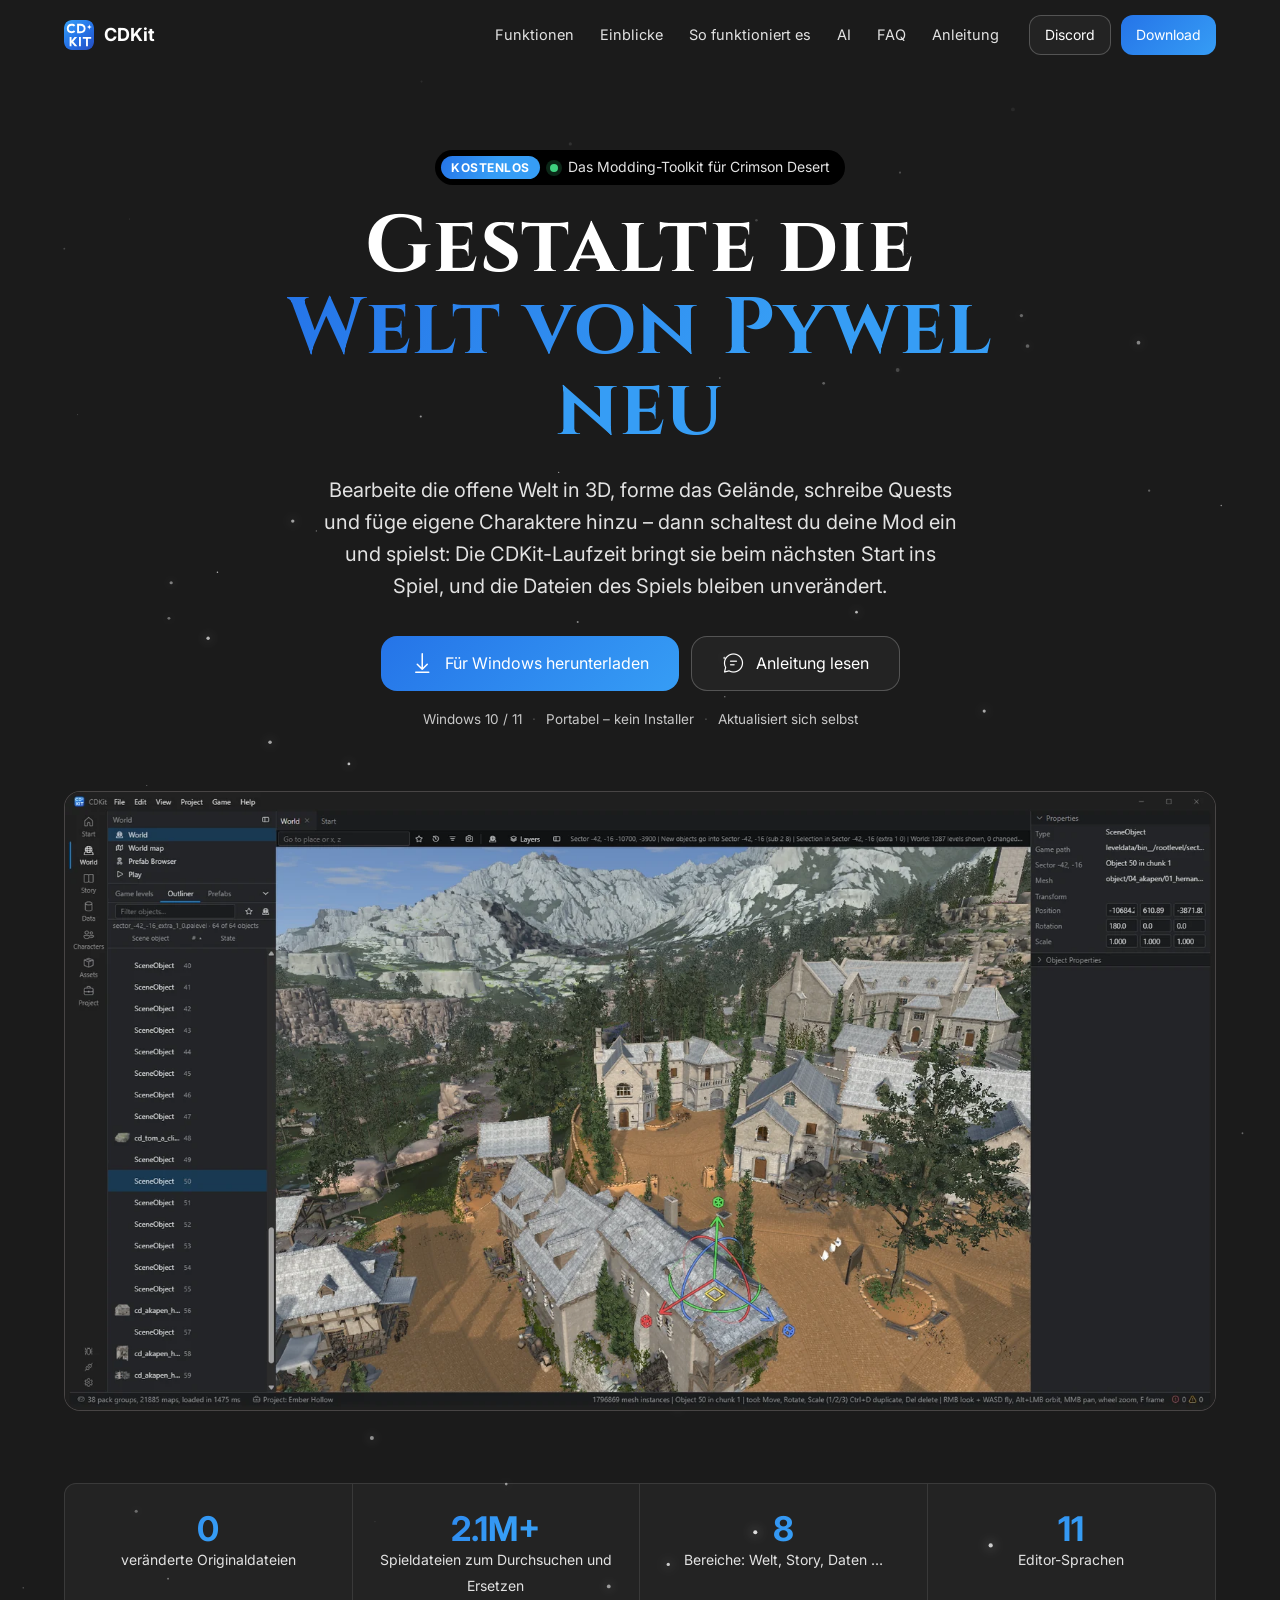
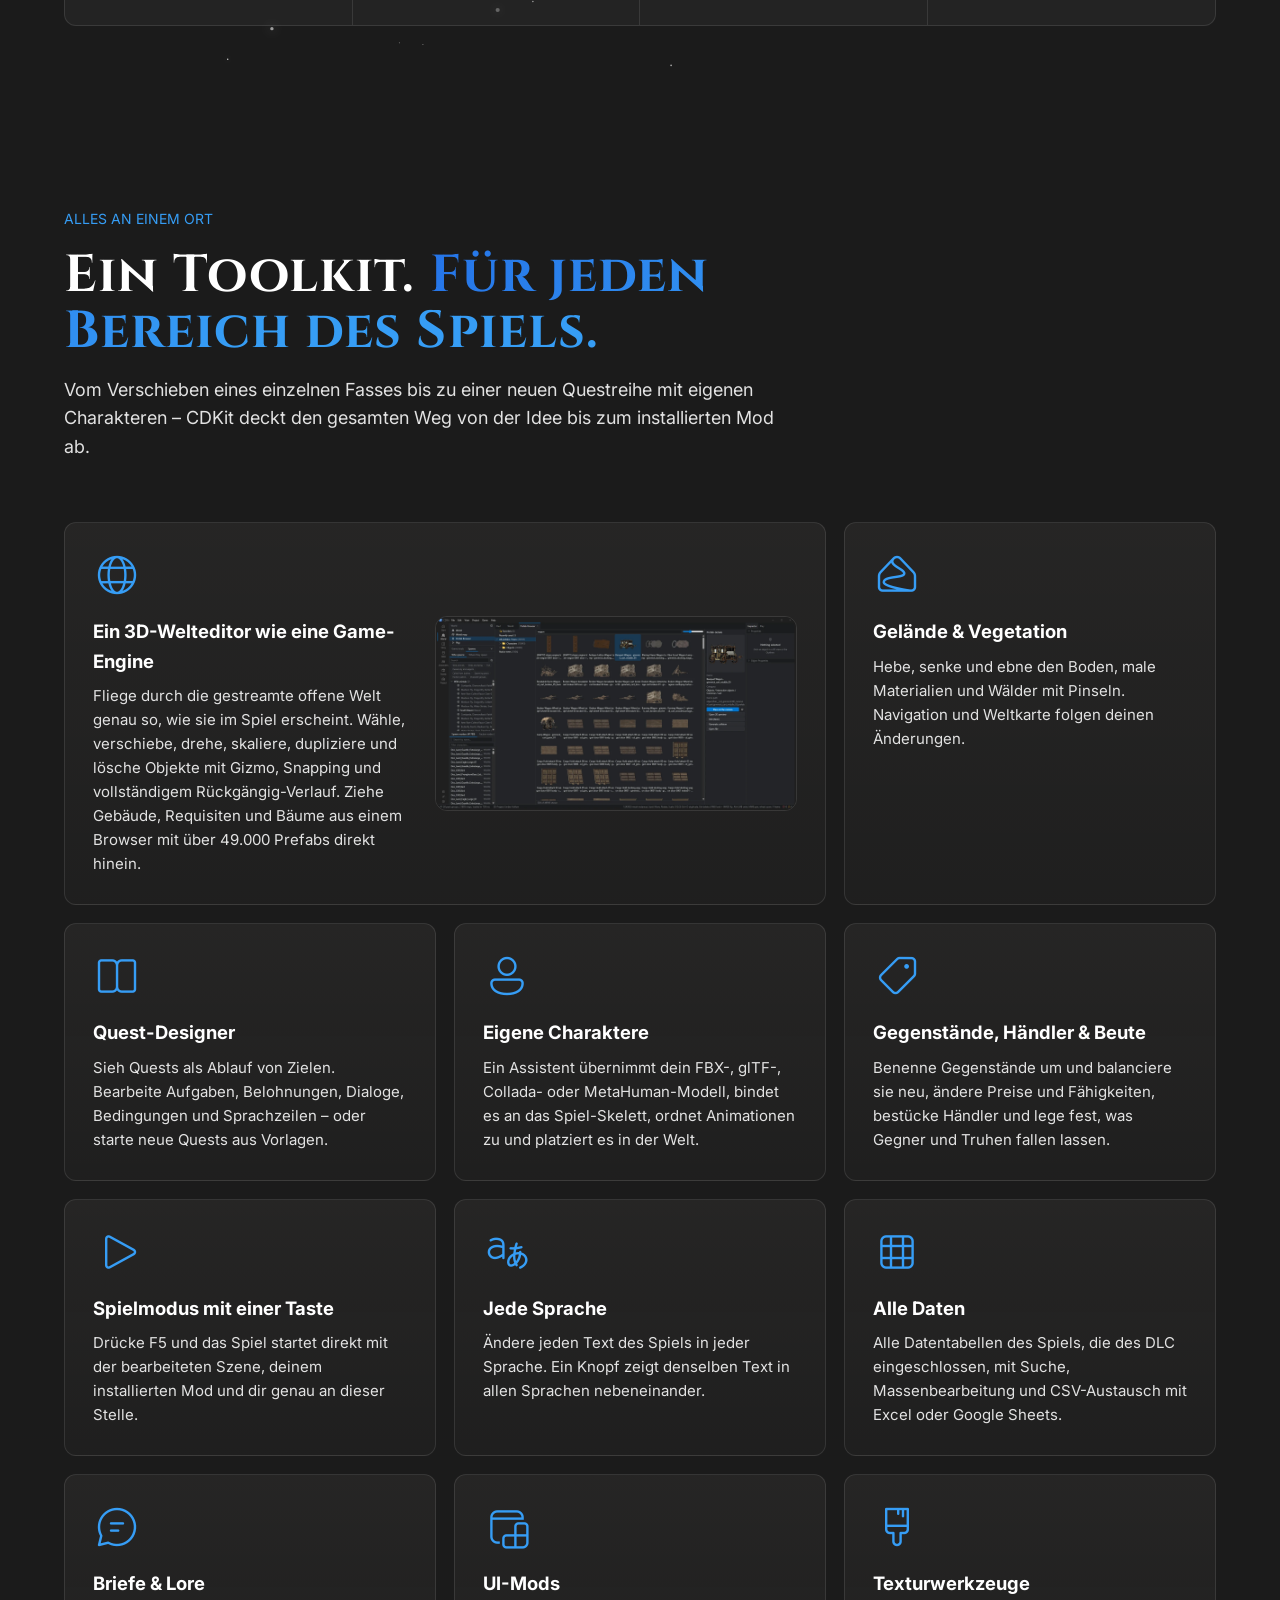
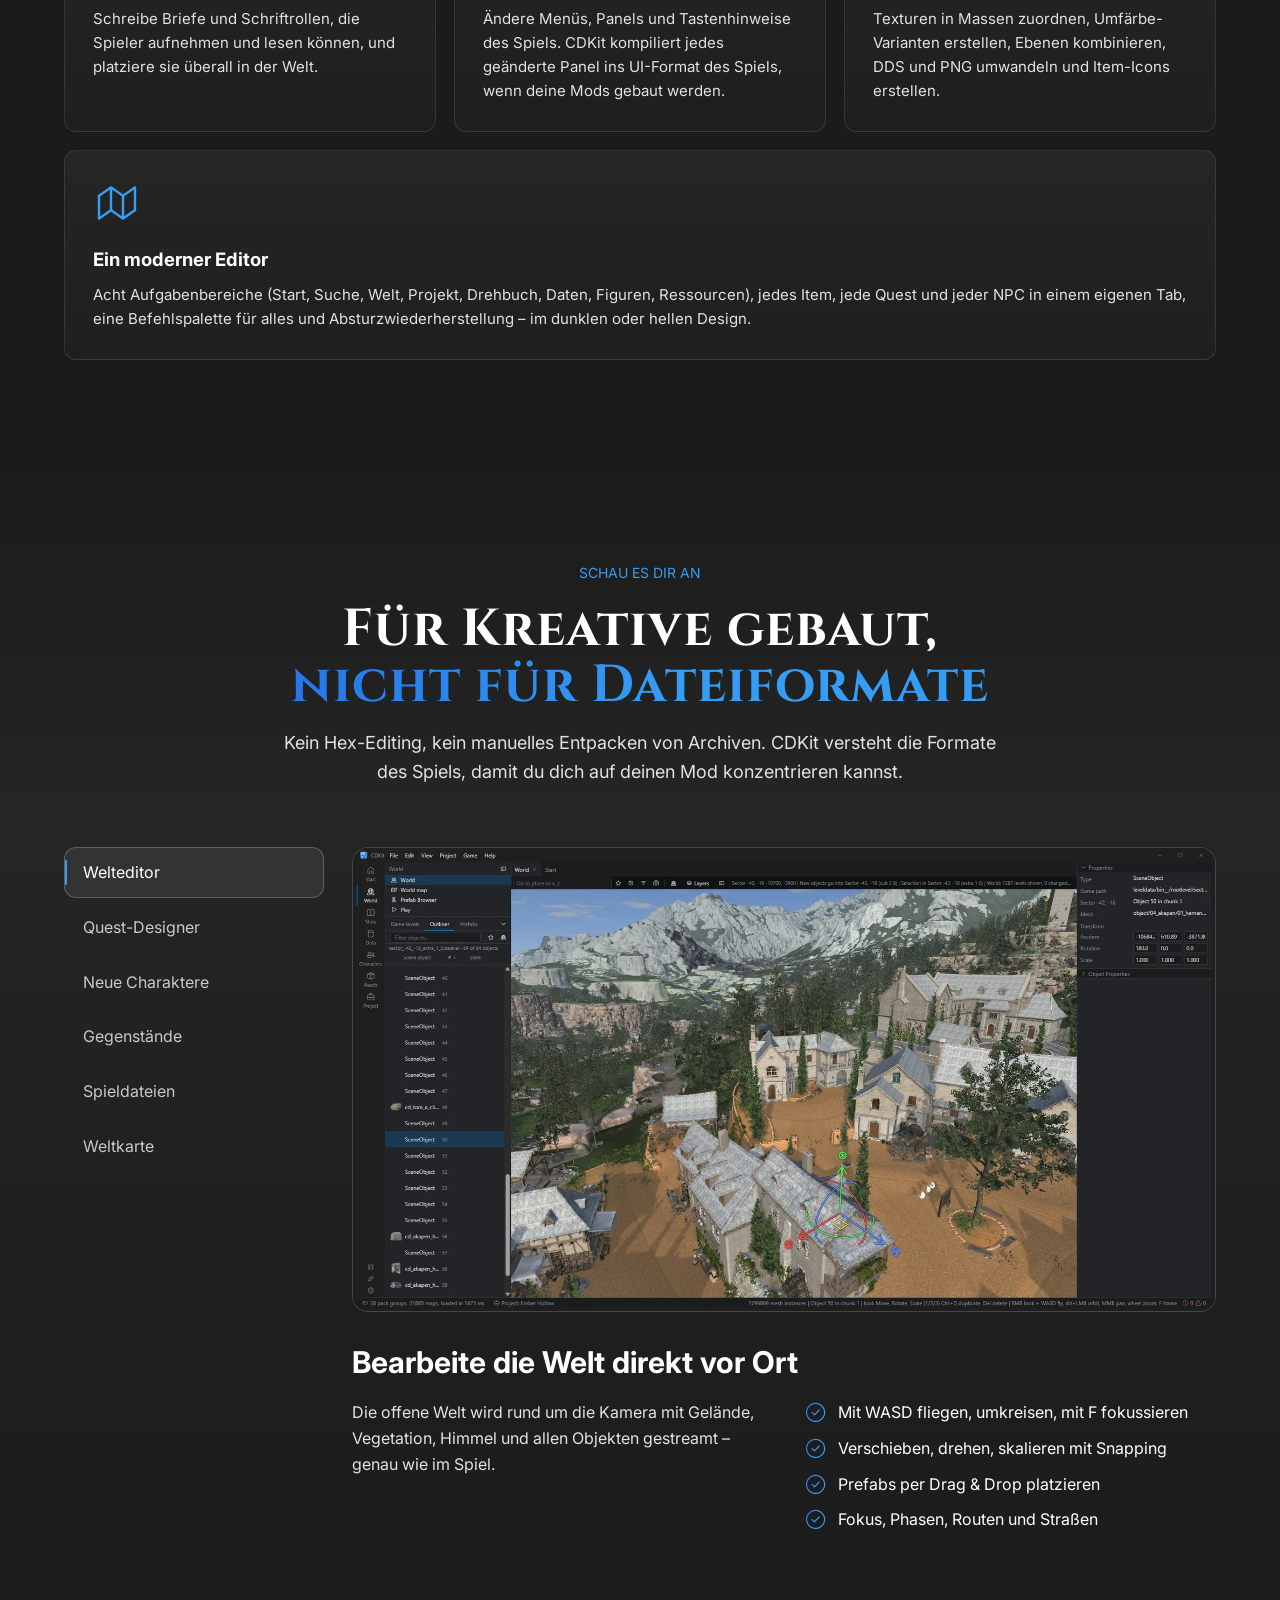
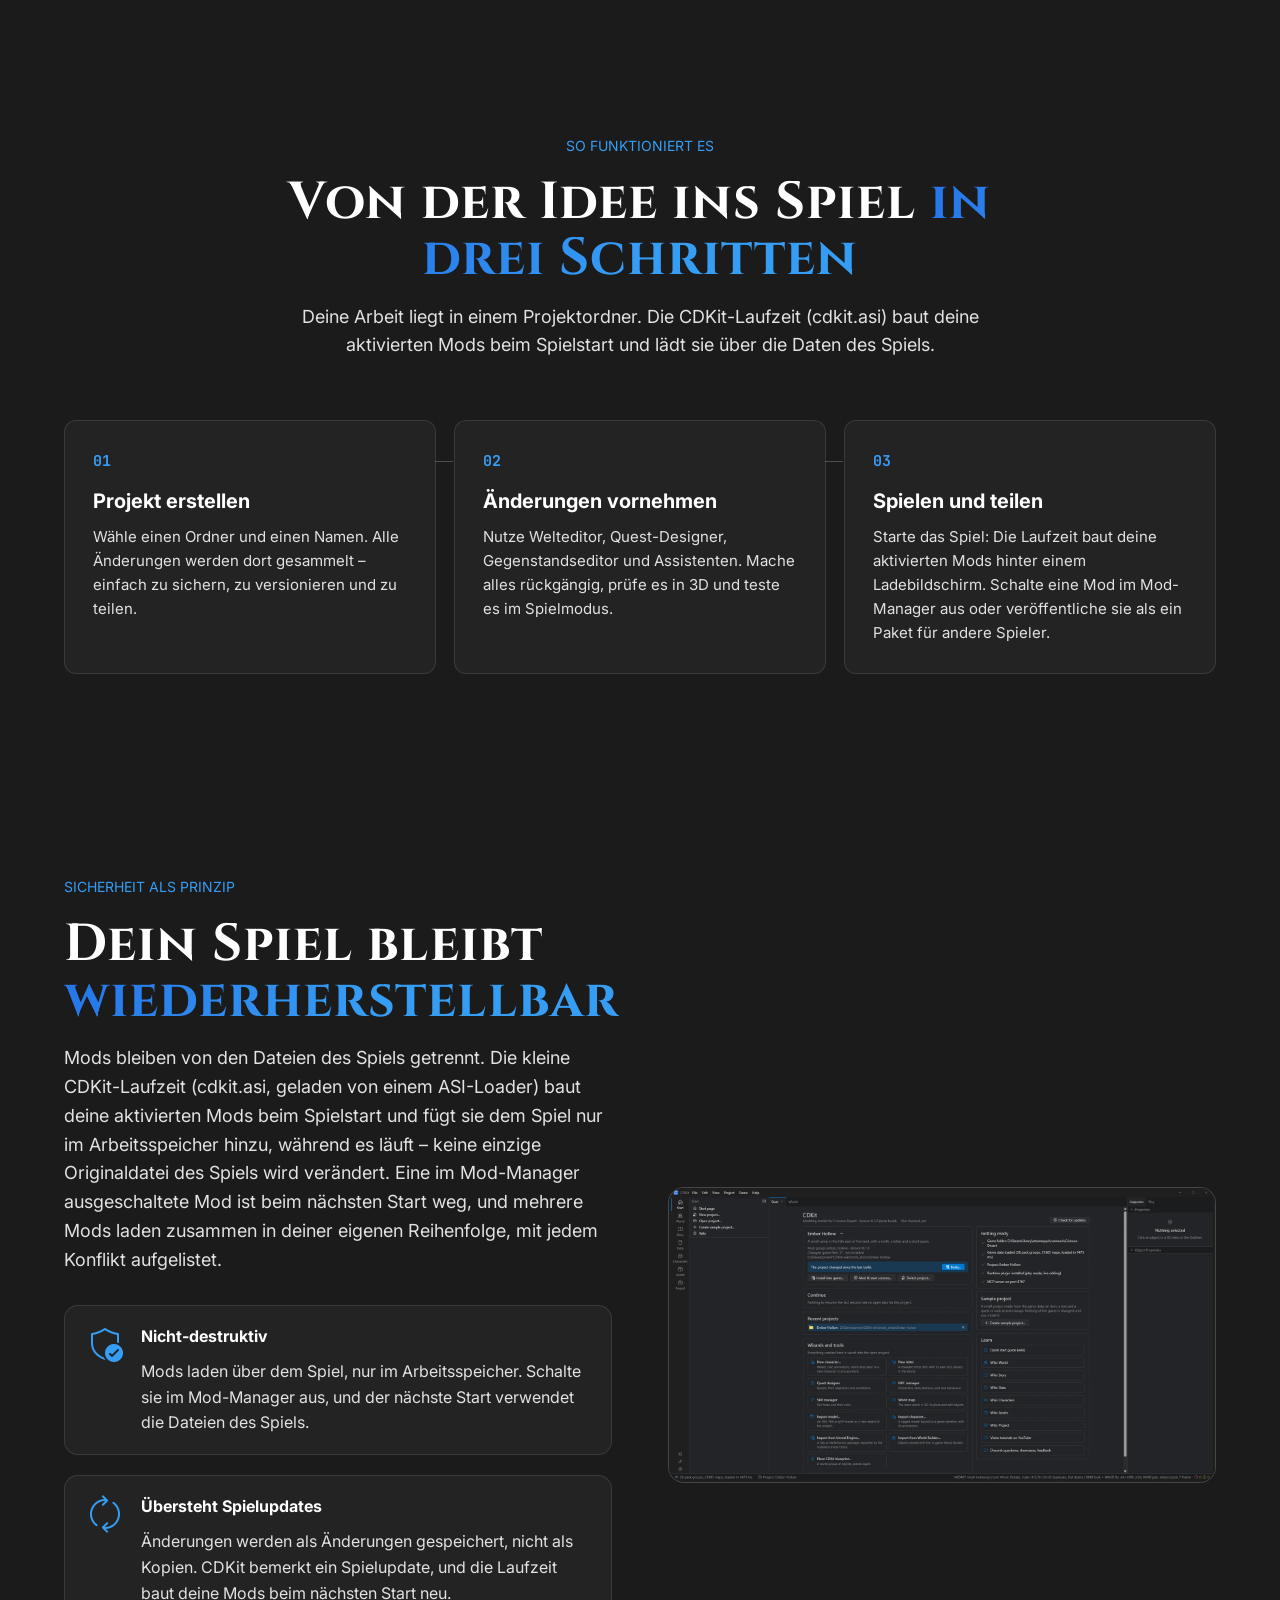
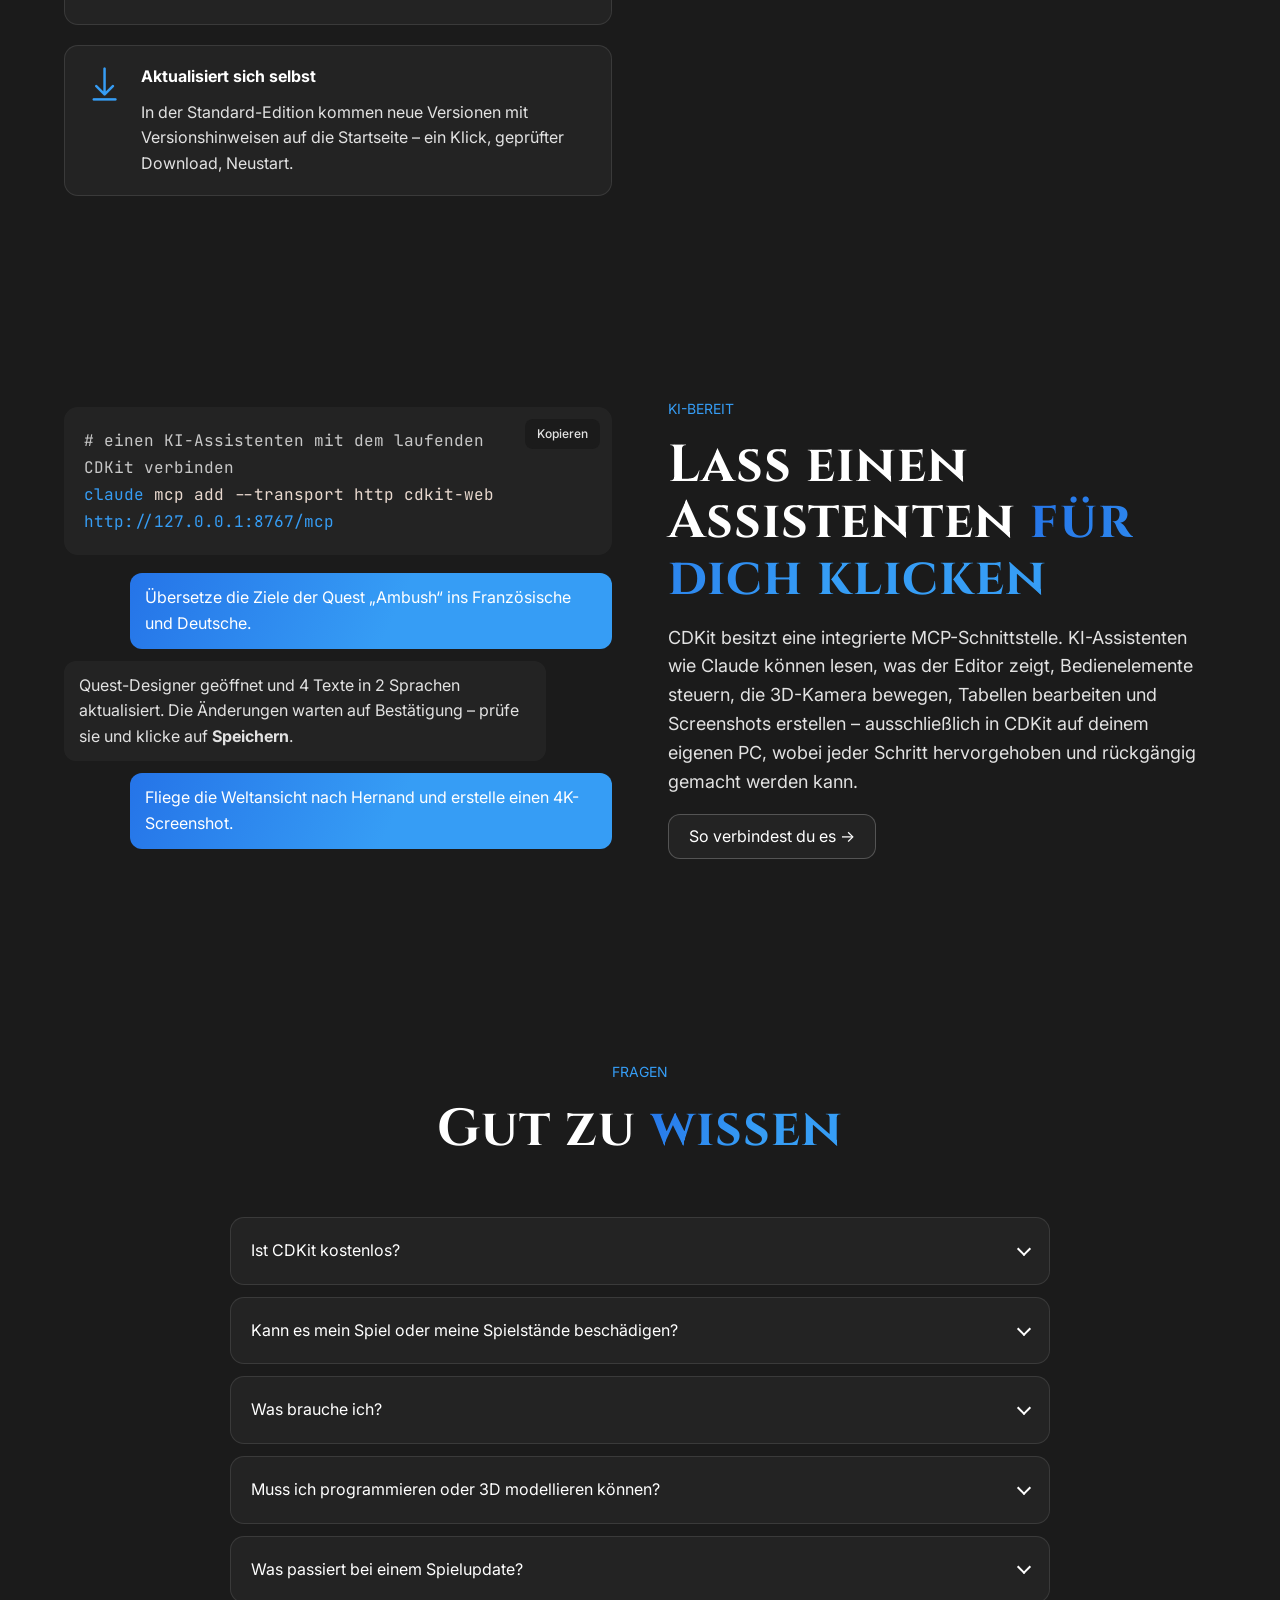
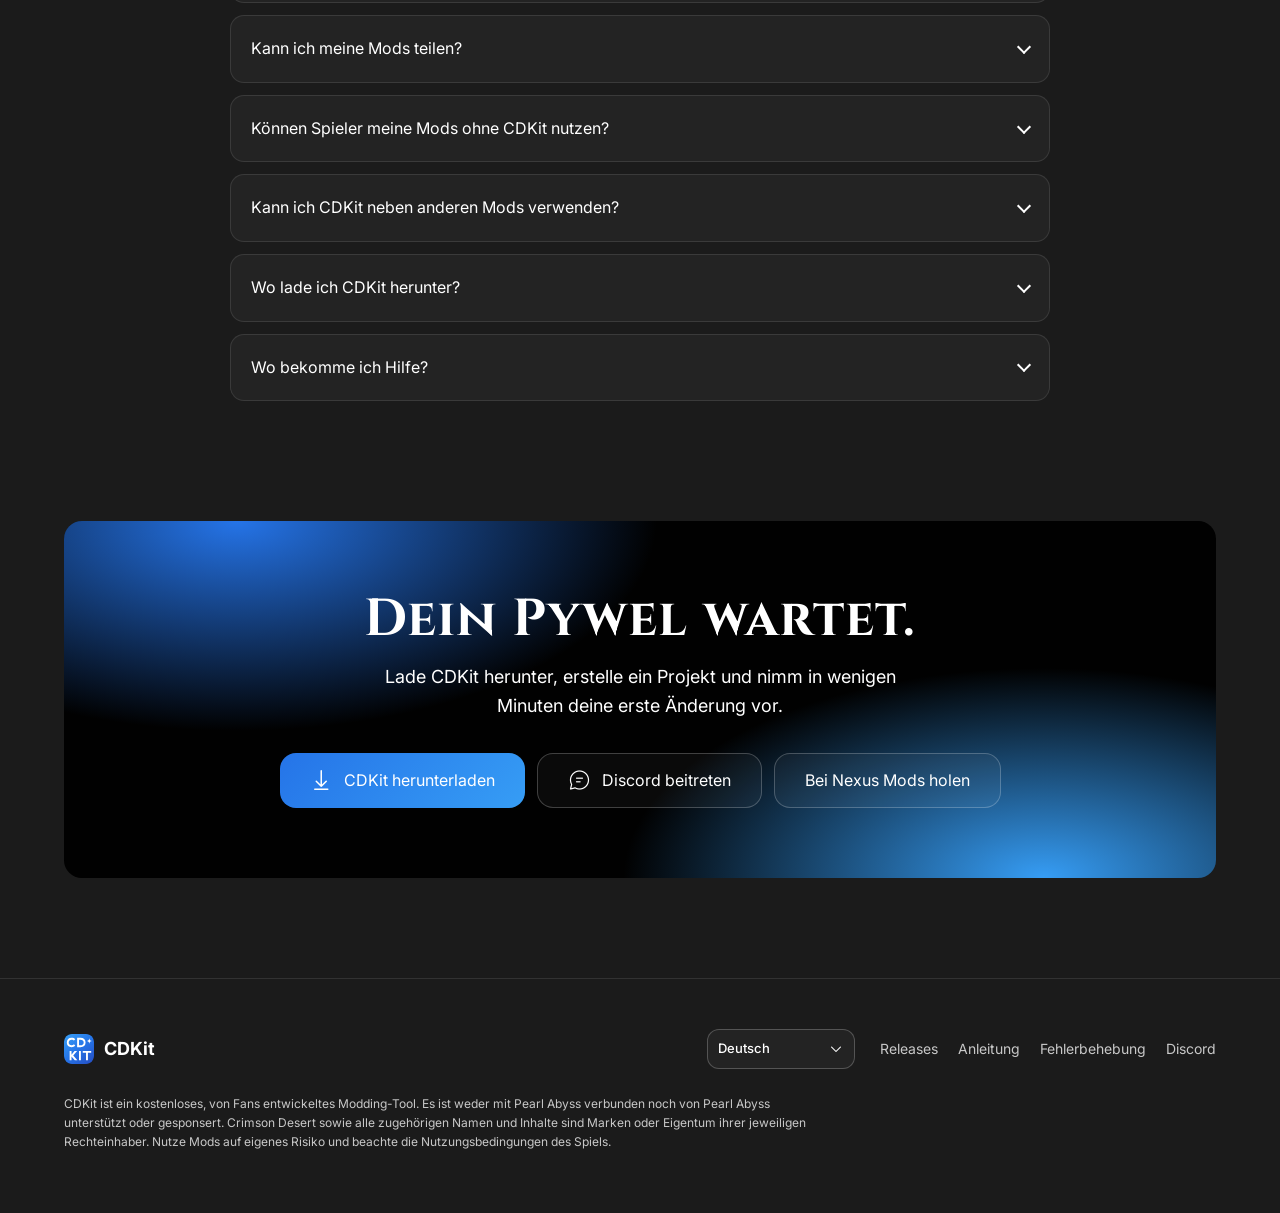
<file: docs/de/index.html>
<!doctype html>
<html lang="de">

<head>
  <meta charset="utf-8">
  <meta name="viewport" content="width=device-width, initial-scale=1">
  <title>CDKit – Das Modding-Toolkit für Crimson Desert</title>
  <meta http-equiv="content-language" content="de">



  <meta name="description" content="Bearbeite die Welt, forme Terrain, erstelle Quests, füge Charaktere hinzu und installiere alles mit einem Klick in Crimson Desert. Kostenlos, nicht-destruktiv und selbstaktualisierend.">







  <meta name="theme-color" content="#0b0809">

  <meta property="og:locale" content="de_DE">



  <meta property="og:title" content="CDKit – Das Modding-Toolkit für Crimson Desert">










  <meta property="og:description" content="Bearbeite die Welt, forme Terrain, erstelle Quests, füge Charaktere hinzu und installiere alles mit einem Klick in Crimson Desert. Kostenlos, nicht-destruktiv und selbstaktualisierend.">







  <meta property="og:image" content="https://moon-yungg.github.io/CDKit-Releases/assets/og.jpg">



  <meta property="og:image:alt" content="Vorschau des CDKit-Editors">







  <meta property="og:type" content="website">
  <meta property="og:site_name" content="CDKit">

  <meta name="twitter:card" content="summary_large_image">



  <meta name="twitter:title" content="CDKit – Das Modding-Toolkit für Crimson Desert">










  <meta name="twitter:description" content="Bearbeite die Welt, forme Terrain, erstelle Quests, füge Charaktere hinzu und installiere alles mit einem Klick in Crimson Desert. Kostenlos, nicht-destruktiv und selbstaktualisierend.">







  <meta name="twitter:image" content="assets/og.jpg">



  <meta name="twitter:image:alt" content="Vorschau des CDKit-Editors">








  <link rel="alternate" hreflang="x-default" href="../">
  <link rel="alternate" hreflang="en" href="../">
  <link rel="alternate" hreflang="zh-CN" href="../zh-CN/">
  <link rel="alternate" hreflang="zh-TW" href="../zh-TW/">
  <link rel="alternate" hreflang="de" href="../de/">
  <link rel="alternate" hreflang="fr" href="../fr/">
  <link rel="alternate" hreflang="ko" href="../ko/">
  <link rel="alternate" hreflang="ja" href="../ja/">
  <link rel="alternate" hreflang="es" href="../es/">
  <link rel="alternate" hreflang="pt-BR" href="../pt-BR/">
  <link rel="alternate" hreflang="ru" href="../ru/">
  <link rel="alternate" hreflang="tr" href="../tr/">
  <link rel="icon" href="../assets/logo.svg" type="image/svg+xml">
  <link rel="preconnect" href="https://fonts.googleapis.com">
  <link rel="preconnect" href="https://fonts.gstatic.com" crossorigin>
  <link href="https://fonts.googleapis.com/css2?family=Inter:wght@400;500;600;700&amp;family=Cinzel:wght@600;700&amp;family=JetBrains+Mono:wght@400;500&amp;display=swap" rel="stylesheet">
  <link rel="stylesheet" href="../assets/site.css">
<link rel="canonical" href="https://moon-yungg.github.io/CDKit-Releases/de/"></head>

<body>

  <header class="nav" id="nav">
    <div class="wrap">
      <a href="#top" class="brand"><img src="../assets/logo.svg" alt="">CDKit</a>
      <nav class="nav-links" id="navLinks">
        <a href="#features">Funktionen</a>
        <a href="#showcase">Einblicke</a>
        <a href="#how">So funktioniert es</a>
        <a href="#ai">AI</a>
        <a href="#faq">FAQ</a>
        <a href="https://github.com/Moon-yungg/CDKit-Releases/wiki">Anleitung</a>
      </nav>
      <div class="nav-cta">
        <a class="btn btn-sm" href="https://discord.gg/HfkShRJZU" target="_blank" rel="noopener">Discord</a>
        <a class="btn btn-sm btn-primary" href="https://github.com/Moon-yungg/CDKit-Releases/releases/latest">Download</a>
      </div>
      <button class="menu-btn" id="menuBtn" aria-label="Menü" aria-expanded="false" aria-controls="navLinks">
        <span class="fluent-icon" aria-hidden="true">&#xF560;</span>
      </button>
    </div>
  </header>

  <main id="top">

    <!-- ================= HERO ================= -->
    <section class="hero">
      <div class="hero-bg">
        <canvas id="embers" aria-hidden="true"></canvas>
      </div>
      <div class="wrap hero-grid">
        <div>
          <span class="badge"><b>KOSTENLOS</b><span class="dot"></span><span id="heroBadge">Das Modding-Toolkit für Crimson Desert</span></span>
          <h1 class="serif">Gestalte die <span class="grad-text">Welt von Pywel neu</span></h1>
          <p class="lead">Bearbeite die offene Welt in 3D, forme das Gelände, schreibe Quests und füge eigene Charaktere hinzu – dann schaltest du deine Mod ein und spielst: Die CDKit-Laufzeit bringt sie beim nächsten Start ins Spiel, und die Dateien des Spiels bleiben unverändert.</p>
          <div class="hero-ctas">
            <a class="btn btn-lg btn-primary" id="downloadBtn" href="https://github.com/Moon-yungg/CDKit-Releases/releases/latest/download/CDKit.zip">
              <span class="fluent-icon" aria-hidden="true">&#xF151;</span>
              Für Windows herunterladen
            </a>
            <a class="btn btn-lg" href="https://github.com/Moon-yungg/CDKit-Releases/wiki/Getting-Started">
              <span class="fluent-icon" aria-hidden="true">&#xF286;</span>
              Anleitung lesen
            </a>
          </div>
          <div class="release-line" id="releaseLine"><span>Windows 10 / 11</span><span>Portabel – kein Installer</span><span>Aktualisiert sich selbst</span></div>
        </div>
        <div class="hero-shot" id="heroShot">
          <div class="window">
            <img src="../assets/shots/world-view.webp" alt="Der CDKit-Welteditor zeigt die Umgebung von Hernand in 3D" width="1600" height="860" fetchpriority="high">
          </div>
        </div>
      </div>
      <div class="wrap">
        <div class="stats reveal">
          <div class="stat"><strong class="grad-text">0</strong><span>veränderte Originaldateien</span></div>
          <div class="stat"><strong class="grad-text" data-count="2100000" data-suffix="+">2.1M+</strong><span>Spieldateien zum Durchsuchen und Ersetzen</span></div>
          <div class="stat"><strong class="grad-text" data-count="8">8</strong><span>Bereiche: Welt, Story, Daten …</span></div>
          <div class="stat"><strong class="grad-text" data-count="11">11</strong><span>Editor-Sprachen</span></div>
        </div>
      </div>
    </section>

    <!-- ================= FEATURES ================= -->
    <section id="features">
      <div class="wrap">
        <div class="section-head reveal">
          <span class="eyebrow">Alles an einem Ort</span>
          <h2 class="serif">Ein Toolkit. <span class="grad-text">Für jeden Bereich des Spiels.</span></h2>
          <p>Vom Verschieben eines einzelnen Fasses bis zu einer neuen Questreihe mit eigenen Charakteren – CDKit deckt den gesamten Weg von der Idee bis zum installierten Mod ab.</p>
        </div>
        <div class="features">
          <article class="card wide reveal">
            <div>
              <div class="icon"><span class="fluent-icon" aria-hidden="true">&#xF45A;</span></div>
              <h3>Ein 3D-Welteditor wie eine Game-Engine</h3>
              <p>Fliege durch die gestreamte offene Welt genau so, wie sie im Spiel erscheint. Wähle, verschiebe, drehe, skaliere, dupliziere und lösche Objekte mit Gizmo, Snapping und vollständigem Rückgängig-Verlauf. Ziehe Gebäude, Requisiten und Bäume aus einem Browser mit über 49.000 Prefabs direkt hinein.</p>
            </div>
            <img src="../assets/shots/prefab-browser.webp" alt="Prefab-Browser neben der 3D-Ansicht" loading="lazy" width="1600" height="860">
          </article>
          <article class="card reveal">
            <div class="icon"><span class="fluent-icon" aria-hidden="true">&#xF00E8;</span></div>
            <h3>Gelände &amp; Vegetation</h3>
            <p>Hebe, senke und ebne den Boden, male Materialien und Wälder mit Pinseln. Navigation und Weltkarte folgen deinen Änderungen.</p>
          </article>
          <article class="card reveal">
            <div class="icon"><span class="fluent-icon" aria-hidden="true">&#xE178;</span></div>
            <h3>Quest-Designer</h3>
            <p>Sieh Quests als Ablauf von Zielen. Bearbeite Aufgaben, Belohnungen, Dialoge, Bedingungen und Sprachzeilen – oder starte neue Quests aus Vorlagen.</p>
          </article>
          <article class="card reveal">
            <div class="icon"><span class="fluent-icon" aria-hidden="true">&#xF5BD;</span></div>
            <h3>Eigene Charaktere</h3>
            <p>Ein Assistent übernimmt dein FBX-, glTF-, Collada- oder MetaHuman-Modell, bindet es an das Spiel-Skelett, ordnet Animationen zu und platziert es in der Welt.</p>
          </article>
          <article class="card reveal">
            <div class="icon"><span class="fluent-icon" aria-hidden="true">&#xF77C;</span></div>
            <h3>Gegenstände, Händler &amp; Beute</h3>
            <p>Benenne Gegenstände um und balanciere sie neu, ändere Preise und Fähigkeiten, bestücke Händler und lege fest, was Gegner und Truhen fallen lassen.</p>
          </article>
          <article class="card reveal">
            <div class="icon"><span class="fluent-icon" aria-hidden="true">&#xF605;</span></div>
            <h3>Spielmodus mit einer Taste</h3>
            <p>Drücke F5 und das Spiel startet direkt mit der bearbeiteten Szene, deinem installierten Mod und dir genau an dieser Stelle.</p>
          </article>
          <article class="card reveal">
            <div class="icon"><span class="fluent-icon" aria-hidden="true">&#xF833;</span></div>
            <h3>Jede Sprache</h3>
            <p>Ändere jeden Text des Spiels in jeder Sprache. Ein Knopf zeigt denselben Text in allen Sprachen nebeneinander.
            </p>
          </article>
          <article class="card reveal">
            <div class="icon"><span class="fluent-icon" aria-hidden="true">&#xF75D;</span></div>
            <h3>Alle Daten</h3>
            <p>Alle Datentabellen des Spiels, die des DLC eingeschlossen, mit Suche, Massenbearbeitung und CSV-Austausch mit Excel oder Google Sheets.
            </p>
          </article>
          <article class="card reveal">
            <div class="icon"><span class="fluent-icon" aria-hidden="true">&#xF286;</span></div>
            <h3>Briefe &amp; Lore</h3>
            <p>Schreibe Briefe und Schriftrollen, die Spieler aufnehmen und lesen können, und platziere sie überall in der Welt.</p>
          </article>
          <article class="card reveal">
            <div class="icon"><span class="fluent-icon" aria-hidden="true">&#xEE65;</span></div>
            <h3>UI-Mods</h3>
            <p>Ändere Menüs, Panels und Tastenhinweise des Spiels. CDKit kompiliert jedes geänderte Panel ins UI-Format des Spiels, wenn deine Mods gebaut werden.</p>
          </article>
          <article class="card reveal">
            <div class="icon"><span class="fluent-icon" aria-hidden="true">&#xF592;</span></div>
            <h3>Texturwerkzeuge</h3>
            <p>Texturen in Massen zuordnen, Umfärbe-Varianten erstellen, Ebenen kombinieren, DDS und PNG umwandeln und Item-Icons erstellen.</p>
          </article>
          <article class="card reveal">
            <div class="icon"><span class="fluent-icon" aria-hidden="true">&#xE7DA;</span></div>
            <h3>Ein moderner Editor</h3>
            <p>Acht Aufgabenbereiche (Start, Suche, Welt, Projekt, Drehbuch, Daten, Figuren, Ressourcen), jedes Item, jede Quest und jeder NPC in einem eigenen Tab, eine Befehlspalette für alles und Absturzwiederherstellung – im dunklen oder hellen Design.</p>
          </article>
        </div>
      </div>
    </section>

    <!-- ================= SHOWCASE ================= -->
    <section id="showcase" class="showcase">
      <div class="wrap">
        <div class="section-head center reveal">
          <span class="eyebrow">Schau es dir an</span>
          <h2 class="serif">Für Kreative gebaut, <span class="grad-text">nicht für Dateiformate</span></h2>
          <p>Kein Hex-Editing, kein manuelles Entpacken von Archiven. CDKit versteht die Formate des Spiels, damit du dich auf deinen Mod konzentrieren kannst.</p>
        </div>
        <div class="show-grid reveal">
          <div class="tabs" role="tablist" id="tabs" aria-label="Einblicke"><button class="tab" type="button" role="tab" data-id="world" id="tab-world" aria-controls="showcasePanel" aria-selected="true" tabindex="0">Welteditor</button><button class="tab" type="button" role="tab" data-id="quests" id="tab-quests" aria-controls="showcasePanel" aria-selected="false" tabindex="-1">Quest-Designer</button><button class="tab" type="button" role="tab" data-id="characters" id="tab-characters" aria-controls="showcasePanel" aria-selected="false" tabindex="-1">Neue Charaktere</button><button class="tab" type="button" role="tab" data-id="items" id="tab-items" aria-controls="showcasePanel" aria-selected="false" tabindex="-1">Gegenstände</button><button class="tab" type="button" role="tab" data-id="files" id="tab-files" aria-controls="showcasePanel" aria-selected="false" tabindex="-1">Spieldateien</button><button class="tab" type="button" role="tab" data-id="map" id="tab-map" aria-controls="showcasePanel" aria-selected="false" tabindex="-1">Weltkarte</button></div>
          <div class="stage" id="showcasePanel" role="tabpanel" aria-labelledby="tab-world">
            <div class="window">
              <img id="stageImg" src="../assets/shots/world-view.webp" alt="Bearbeite die Welt direkt vor Ort" width="1600" height="860">
            </div>
            <div class="stage-text">
              <h3 id="stageHead">Bearbeite die Welt direkt vor Ort</h3>
              <p id="stageText">Die offene Welt wird rund um die Kamera mit Gelände, Vegetation, Himmel und allen Objekten gestreamt – genau wie im Spiel.</p>
              <ul class="checks" id="stageList"><li>Mit WASD fliegen, umkreisen, mit F fokussieren</li><li>Verschieben, drehen, skalieren mit Snapping</li><li>Prefabs per Drag &amp; Drop platzieren</li><li>Fokus, Phasen, Routen und Straßen</li></ul>
            </div>
          </div>
        </div>
      </div>
    </section>

    <!-- ================= HOW ================= -->
    <section id="how">
      <div class="wrap">
        <div class="section-head center reveal">
          <span class="eyebrow">So funktioniert es</span>
          <h2 class="serif">Von der Idee ins Spiel <span class="grad-text">in drei Schritten</span></h2>
          <p>Deine Arbeit liegt in einem Projektordner. Die CDKit-Laufzeit (cdkit.asi) baut deine aktivierten Mods beim Spielstart und lädt sie über die Daten des Spiels.</p>
        </div>
        <div class="steps">
          <div class="step reveal">
            <h3>Projekt erstellen</h3>
            <p>Wähle einen Ordner und einen Namen. Alle Änderungen werden dort gesammelt – einfach zu sichern, zu versionieren und zu teilen.</p>
          </div>
          <div class="step reveal">
            <h3>Änderungen vornehmen</h3>
            <p>Nutze Welteditor, Quest-Designer, Gegenstandseditor und Assistenten. Mache alles rückgängig, prüfe es in 3D und teste es im Spielmodus.</p>
          </div>
          <div class="step reveal">
            <h3>Spielen und teilen</h3>
            <p>Starte das Spiel: Die Laufzeit baut deine aktivierten Mods hinter einem Ladebildschirm. Schalte eine Mod im Mod-Manager aus oder veröffentliche sie als ein Paket für andere Spieler.</p>
          </div>
        </div>
      </div>
    </section>

    <!-- ================= SAFE ================= -->
    <section>
      <div class="wrap split">
        <div class="reveal">
          <span class="eyebrow">Sicherheit als Prinzip</span>
          <h2 class="serif">Dein Spiel bleibt <span class="grad-text">wiederherstellbar</span></h2>
          <p style="color:var(--muted);font-size:18px;margin:0">Mods bleiben von den Dateien des Spiels getrennt. Die kleine CDKit-Laufzeit (cdkit.asi, geladen von einem ASI-Loader) baut deine aktivierten Mods beim Spielstart und fügt sie dem Spiel nur im Arbeitsspeicher hinzu, während es läuft – keine einzige Originaldatei des Spiels wird verändert. Eine im Mod-Manager ausgeschaltete Mod ist beim nächsten Start weg, und mehrere Mods laden zusammen in deiner eigenen Reihenfolge, mit jedem Konflikt aufgelistet.</p>
          <div class="pill-list">
            <div class="pill">
              <div class="icon"><span class="fluent-icon" aria-hidden="true">&#xEAC8;</span></div>
              <div>
                <h4>Nicht-destruktiv</h4>
                <p>Mods laden über dem Spiel, nur im Arbeitsspeicher. Schalte sie im Mod-Manager aus, und der nächste Start verwendet die Dateien des Spiels.</p>
              </div>
            </div>
            <div class="pill">
              <div class="icon"><span class="fluent-icon" aria-hidden="true">&#xF190;</span></div>
              <div>
                <h4>Übersteht Spielupdates</h4>
                <p>Änderungen werden als Änderungen gespeichert, nicht als Kopien. CDKit bemerkt ein Spielupdate, und die Laufzeit baut deine Mods beim nächsten Start neu.</p>
              </div>
            </div>
            <div class="pill">
              <div class="icon"><span class="fluent-icon" aria-hidden="true">&#xF151;</span></div>
              <div>
                <h4>Aktualisiert sich selbst</h4>
                <p>In der Standard-Edition kommen neue Versionen mit Versionshinweisen auf die Startseite – ein Klick, geprüfter Download, Neustart.</p>
              </div>
            </div>
          </div>
        </div>
        <div class="reveal">
          <div class="window">
            <img src="../assets/shots/start-page.webp" alt="Die CDKit-Startseite mit dem nächsten Schritt für dein Projekt" loading="lazy" width="1600" height="860">
          </div>
        </div>
      </div>
    </section>

    <!-- ================= AI ================= -->
    <section id="ai">
      <div class="wrap split">
        <div class="reveal">
          <div class="code" id="mcpCode"><button class="copy" data-copy="claude mcp add --transport http cdkit-web http://127.0.0.1:8767/mcp">Kopieren</button><span class="code-line c"># einen KI-Assistenten mit dem laufenden CDKit verbinden</span><span class="code-line"><span class="k">claude</span> mcp add --transport http cdkit-web <span class="s">http://127.0.0.1:8767/mcp</span></span></div>
          <div class="chat">
            <div class="bubble me">Übersetze die Ziele der Quest „Ambush“ ins Französische und Deutsche.</div>
            <div class="bubble ai">Quest-Designer geöffnet und 4 Texte in 2 Sprachen aktualisiert. Die Änderungen warten auf Bestätigung – prüfe sie und klicke auf <b>Speichern</b>.</div>
            <div class="bubble me">Fliege die Weltansicht nach Hernand und erstelle einen 4K-Screenshot.</div>
          </div>
        </div>
        <div class="reveal">
          <span class="eyebrow">KI-bereit</span>
          <h2 class="serif">Lass einen Assistenten <span class="grad-text">für dich klicken</span></h2>
          <p style="color:var(--muted);font-size:18px">CDKit besitzt eine integrierte MCP-Schnittstelle. KI-Assistenten wie Claude können lesen, was der Editor zeigt, Bedienelemente steuern, die 3D-Kamera bewegen, Tabellen bearbeiten und Screenshots erstellen – ausschließlich in CDKit auf deinem eigenen PC, wobei jeder Schritt hervorgehoben und rückgängig gemacht werden kann.</p>
          <a class="btn" href="https://github.com/Moon-yungg/CDKit-Releases/wiki/AI-Assistants-MCP">So verbindest du es →</a>
        </div>
      </div>
    </section>

    <!-- ================= FAQ ================= -->
    <section id="faq">
      <div class="wrap">
        <div class="section-head center reveal">
          <span class="eyebrow">Fragen</span>
          <h2 class="serif">Gut zu <span class="grad-text">wissen</span></h2>
        </div>
        <div class="faq reveal">
          <details>
            <summary>Ist CDKit kostenlos?</summary>
            <p>Ja. Herunterladen, entpacken und starten: <code>CDkit.exe</code> – kein Konto, kein Installer.</p>
          </details>
          <details>
            <summary>Kann es mein Spiel oder meine Spielstände beschädigen?</summary>
            <p>Keine Originaldatei des Spiels wird verändert. Die Laufzeit cdkit.asi (geladen von einem ASI-Loader in bin64) baut deine aktivierten Mods beim Spielstart mit einem Ladebildschirm und fügt sie dem Spiel nur im Arbeitsspeicher hinzu, während es läuft. „Diese Mod deaktivieren“ oder „Alle Mods deaktivieren“ im Mod-Manager schaltet sie aus, und der nächste Start verwendet die Dateien des Spiels. Der Spielmodus blockiert das Speichern, damit deine Spielstände beim Testen sicher bleiben.</p>
          </details>
          <details>
            <summary>Was brauche ich?</summary>
            <p>Windows 10 oder 11 (64 Bit), Crimson Desert auf Steam, eine DirectX-12-Grafikkarte und die Microsoft Edge WebView2 Runtime (Teil von Windows 11 und jedem aktuellen Windows 10). Zum Spielen von Mods braucht das Spiel einen ASI-Loader in seinem bin64-Ordner, zum Beispiel Ultimate ASI Loader (nicht enthalten). Spielmodus und Live-Vorschau verwenden zusätzlich das World-Builder-Plugin; für den Import von MetaHuman/Fab-Paketen wird Unreal Engine benötigt.
            </p>
          </details>
          <details>
            <summary>Muss ich programmieren oder 3D modellieren können?</summary>
            <p>Nein. Die meisten Aufgaben – Objekte verschieben, Gegenstände ändern, Quests und Texte bearbeiten – erledigst du mit Formularen und der Maus. Für eigene Modelle brauchst du nur eine 3D-Datei; den Rest übernimmt ein Assistent.</p>
          </details>
          <details>
            <summary>Was passiert bei einem Spielupdate?</summary>
            <p>CDKit bemerkt die neue Spielversion und zeigt, welche Projekte sie betrifft. Die Laufzeit baut deine Mods beim nächsten Start gegen das aktualisierte Spiel neu – nichts muss neu installiert werden, und deine Änderungen bleiben in fast allen Fällen erhalten. Ein größeres Update kann zuerst eine neue CDKit-Version brauchen; die Versionshinweise nennen die unterstützten Spielversionen.</p>
          </details>
          <details>
            <summary>Kann ich meine Mods teilen?</summary>
            <p>Ja. „Mod veröffentlichen“ schreibt deine Mod als ein .cdpkg-Paket plus ein ZIP für Mod-Seiten. Andere fügen sie mit „Mod importieren“ hinzu, ziehen ihre Mods in ihre eigene Ladereihenfolge, prüfen Konflikte und können eine Mod aktualisieren oder ein Update rückgängig machen.</p>
          </details>
          <details>
            <summary>Können Spieler meine Mods ohne CDKit nutzen?</summary>
            <p>Ja. Sie laden CDKit Runtime (cdkit.asi und einen mods-Ordner) aus den GitHub-Releases herunter, entpacken es in den Spielordner, fügen einen ASI-Loader hinzu und legen die .cdpkg-Dateien in bin64\CDKit\mods.</p>
          </details>
          <details>
            <summary>Kann ich CDKit neben anderen Mods verwenden?</summary>
            <p>Ja, die meisten ASI-Mods laufen problemlos daneben. Betreibe aber nicht zwei Mod-Loader gleichzeitig, die selbst Dateien laden: Sie hängen sich in dieselben Spielfunktionen und können das Spiel abstürzen lassen. Behalte nur einen davon in bin64.</p>
          </details>
          <details>
            <summary>Wo lade ich CDKit herunter?</summary>
            <p>Es gibt zwei Editionen mit denselben Editoren: die Standard-Edition aus den GitHub-Releases, mit eingebauten Updates, und die Nexus-Edition auf Nexus Mods, die selbst keine Internetverbindung aufbaut und über ihre Nexus-Seite aktualisiert wird.</p>
          </details>
          <details>
            <summary>Wo bekomme ich Hilfe?</summary>
            <p>Beginne mit dem <a href="https://github.com/Moon-yungg/CDKit-Releases/wiki">Leitfaden</a>, und frag alles auf unserem <a href="https://discord.gg/HfkShRJZU" target="_blank" rel="noopener">Discord</a>.</p>
          </details>
        </div>
      </div>
    </section>

    <!-- ================= CTA ================= -->
    <section style="padding-top:20px">
      <div class="wrap">
        <div class="cta reveal">
          <h2 class="serif">Dein Pywel wartet.</h2>
          <p>Lade CDKit herunter, erstelle ein Projekt und nimm in wenigen Minuten deine erste Änderung vor.</p>
          <div class="hero-ctas">
            <a class="btn btn-lg btn-primary" href="https://github.com/Moon-yungg/CDKit-Releases/releases/latest">
              <span class="fluent-icon" aria-hidden="true">&#xF151;</span>
              CDKit herunterladen
            </a>
            <a class="btn btn-lg" href="https://discord.gg/HfkShRJZU" target="_blank" rel="noopener">
              <span class="fluent-icon" aria-hidden="true">&#xF286;</span>
              Discord beitreten
            </a>
            <a class="btn btn-lg" href="https://www.nexusmods.com/crimsondesert/mods/3789" target="_blank" rel="noopener">Bei Nexus Mods holen</a>
          </div>
        </div>
      </div>
    </section>

  </main>

  <footer>
    <div class="wrap">
      <div class="foot">
        <a href="#top" class="brand"><img src="../assets/logo.svg" alt="">CDKit</a>
        <div class="lang-picker">
          <details class="lang-menu">
<summary class="lang-select" aria-label="Select language"><span>Deutsch</span><span class="fluent-icon lang-chevron" aria-hidden="true">&#xF2A2;</span></summary>
<nav class="lang-options" aria-label="Select language">
<a class="lang-option" href="../?manual=language" lang="en" hreflang="en">English</a>
<a class="lang-option" href="../zh-CN/" lang="zh-CN" hreflang="zh-CN">简体中文</a>
<a class="lang-option" href="../zh-TW/" lang="zh-TW" hreflang="zh-TW">繁體中文</a>
<a class="lang-option" href="../de/" lang="de" hreflang="de" aria-current="page">Deutsch</a>
<a class="lang-option" href="../fr/" lang="fr" hreflang="fr">Français</a>
<a class="lang-option" href="../ko/" lang="ko" hreflang="ko">한국어</a>
<a class="lang-option" href="../ja/" lang="ja" hreflang="ja">日本語</a>
<a class="lang-option" href="../es/" lang="es" hreflang="es">Español</a>
<a class="lang-option" href="../pt-BR/" lang="pt-BR" hreflang="pt-BR">Português (Brasil)</a>
<a class="lang-option" href="../ru/" lang="ru" hreflang="ru">Русский</a>
<a class="lang-option" href="../tr/" lang="tr" hreflang="tr">Türkçe</a>
</nav>
</details>
        </div>
        <nav>
          <a href="https://github.com/Moon-yungg/CDKit-Releases/releases">Releases</a>
          <a href="https://github.com/Moon-yungg/CDKit-Releases/wiki">Anleitung</a>
          <a href="https://github.com/Moon-yungg/CDKit-Releases/wiki/Troubleshooting">Fehlerbehebung</a>
          <a href="https://discord.gg/HfkShRJZU" target="_blank" rel="noopener">Discord</a>
        </nav>
      </div>
      <p class="disclaimer">CDKit ist ein kostenloses, von Fans entwickeltes Modding-Tool. Es ist weder mit Pearl Abyss verbunden noch von Pearl Abyss unterstützt oder gesponsert. Crimson Desert sowie alle zugehörigen Namen und Inhalte sind Marken oder Eigentum ihrer jeweiligen Rechteinhaber. Nutze Mods auf eigenes Risiko und beachte die Nutzungsbedingungen des Spiels.</p>
    </div>
  </footer>

  <div class="lightbox" id="lightbox" role="dialog" aria-modal="true" aria-label="Screenshot-Anzeige" aria-hidden="true">
    <button class="lightbox-close" type="button" aria-label="Screenshot schließen"><span class="fluent-icon" aria-hidden="true"></span></button>
    <img alt="">
  </div>
<script src="../assets/site-de.js" defer></script>
</body>

</html>
</file>
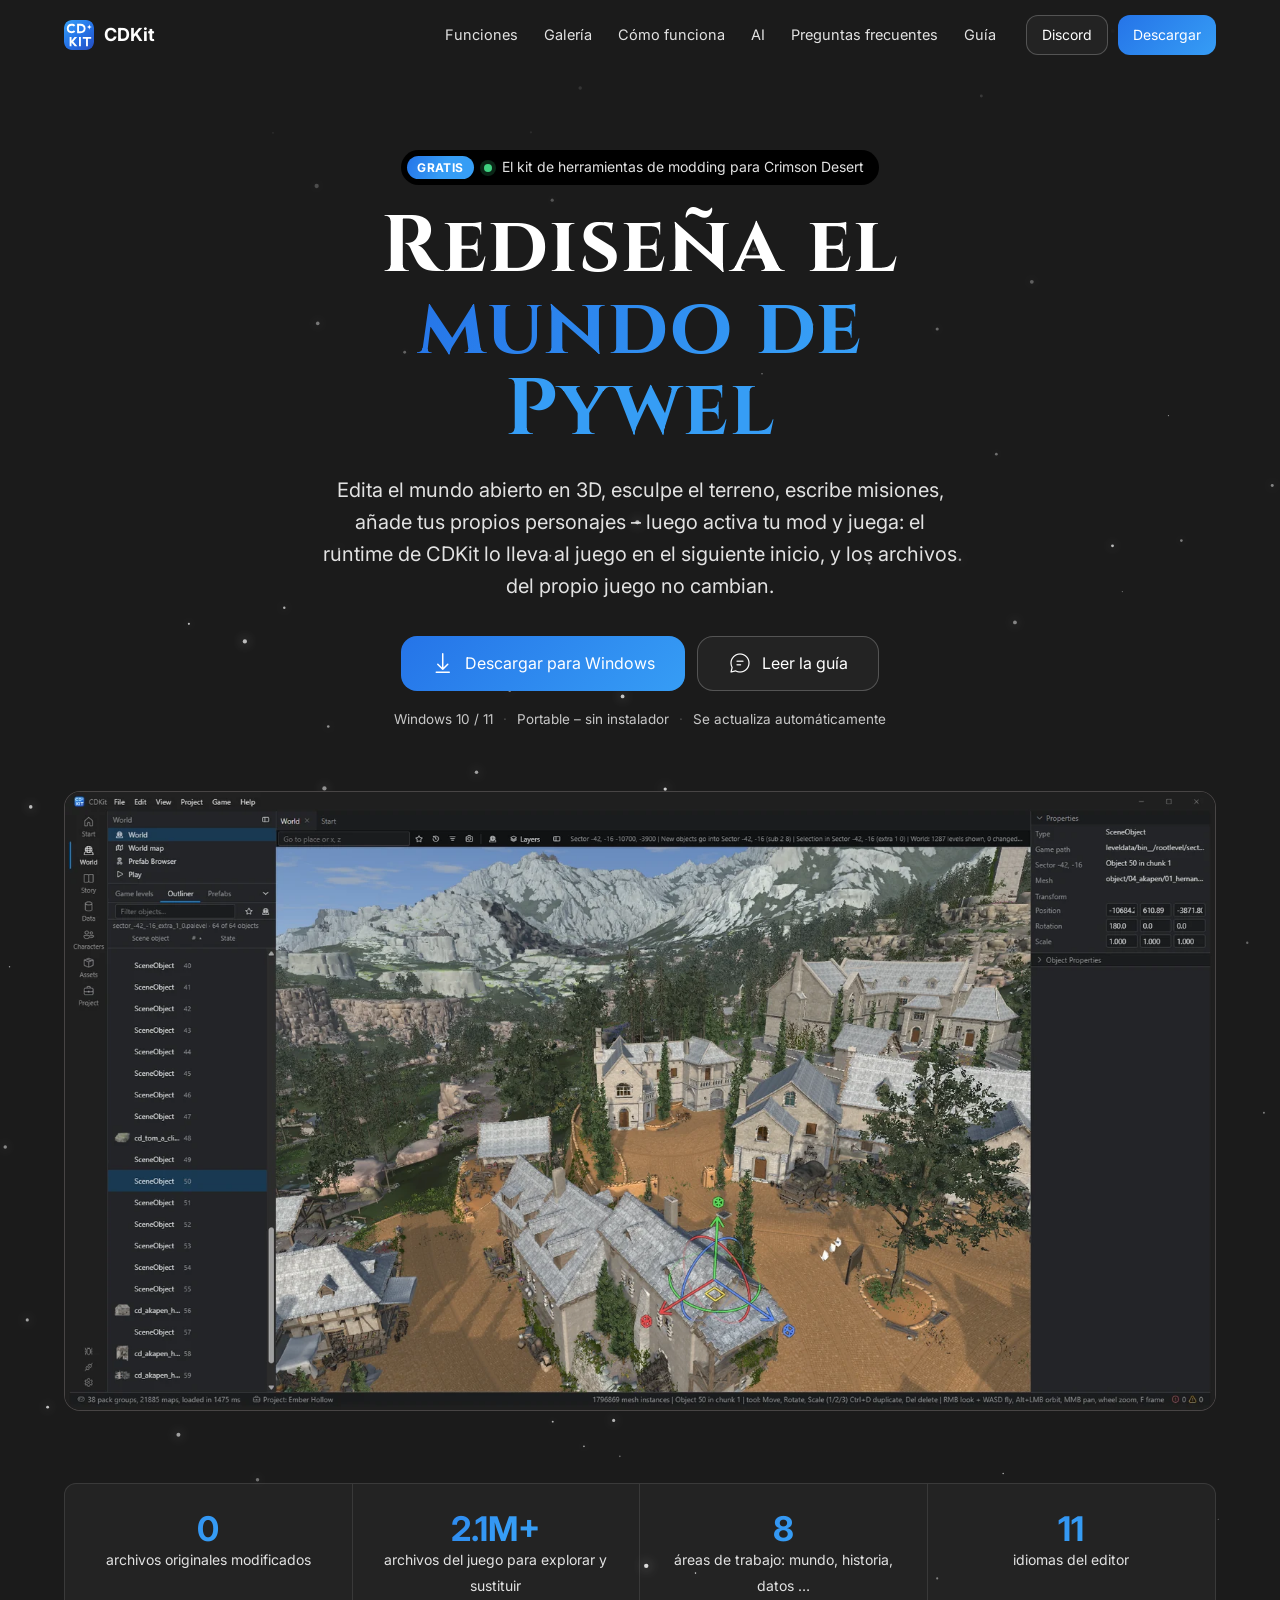
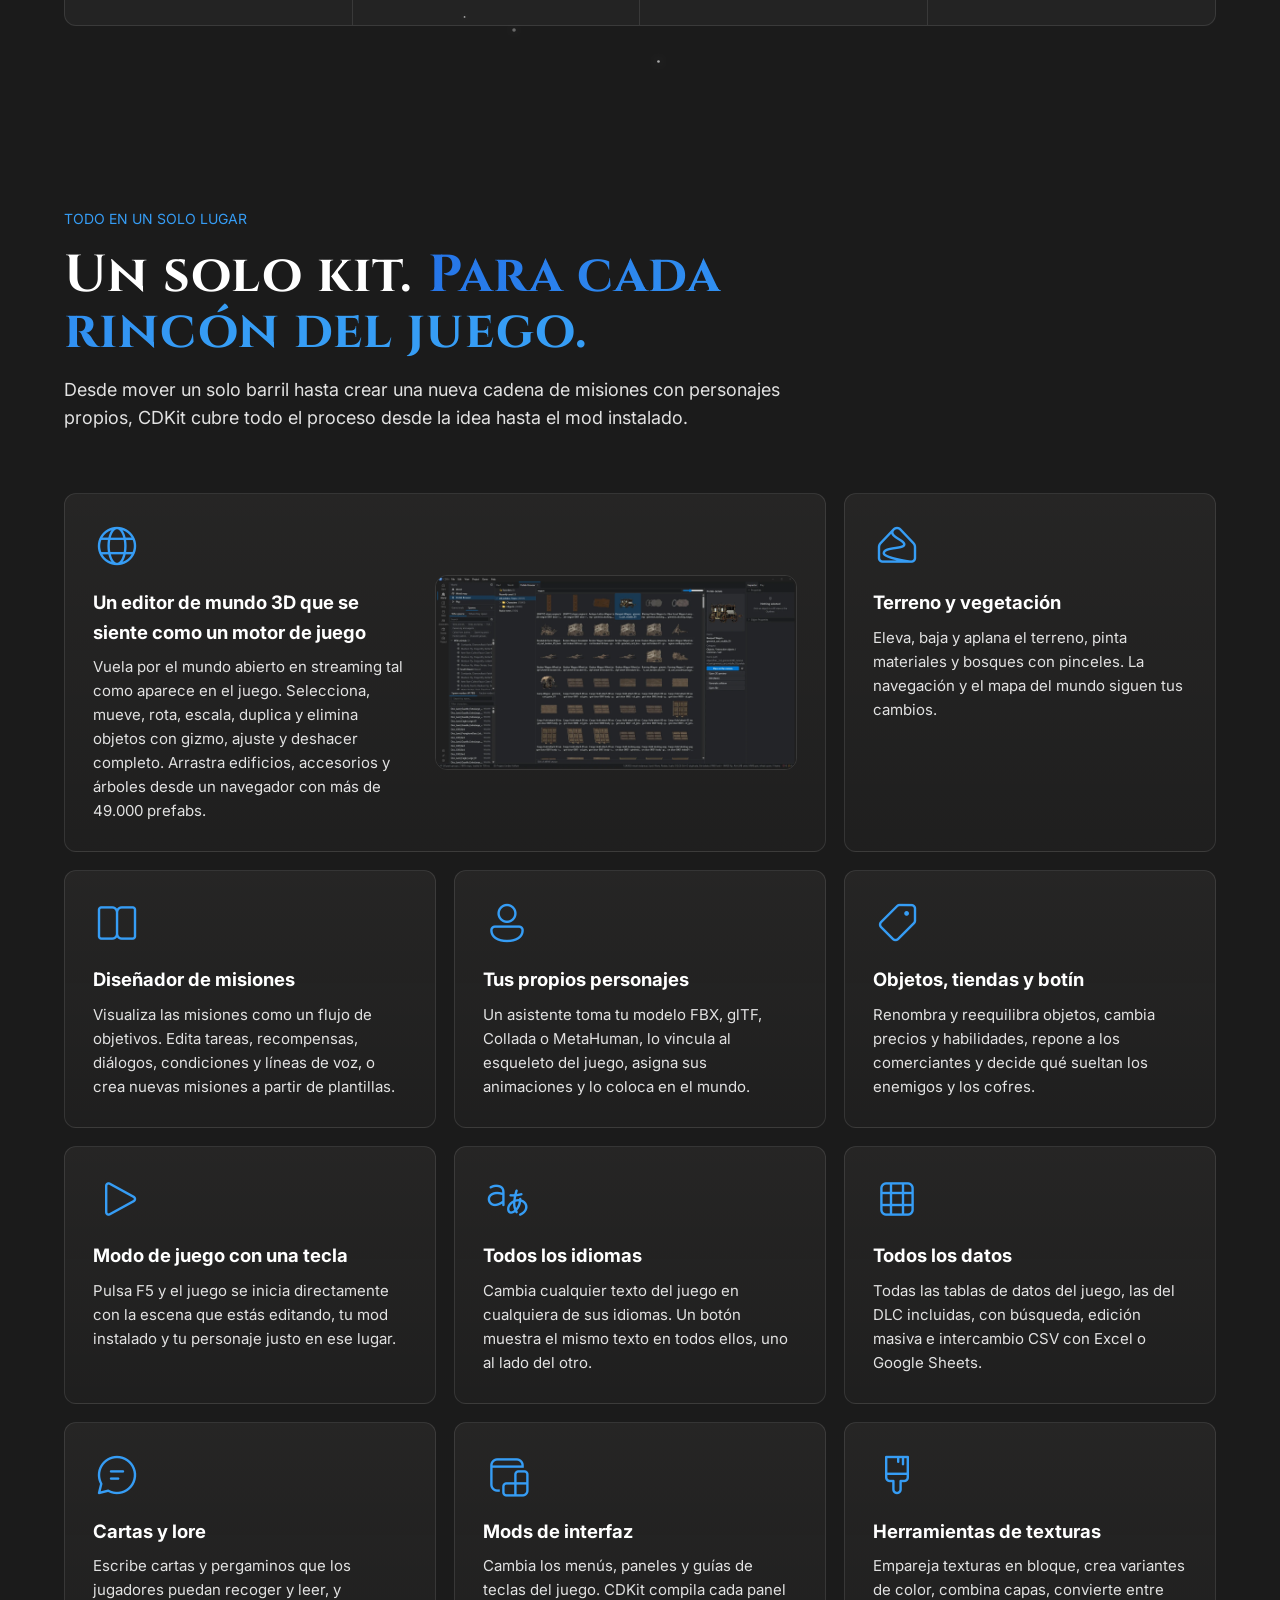
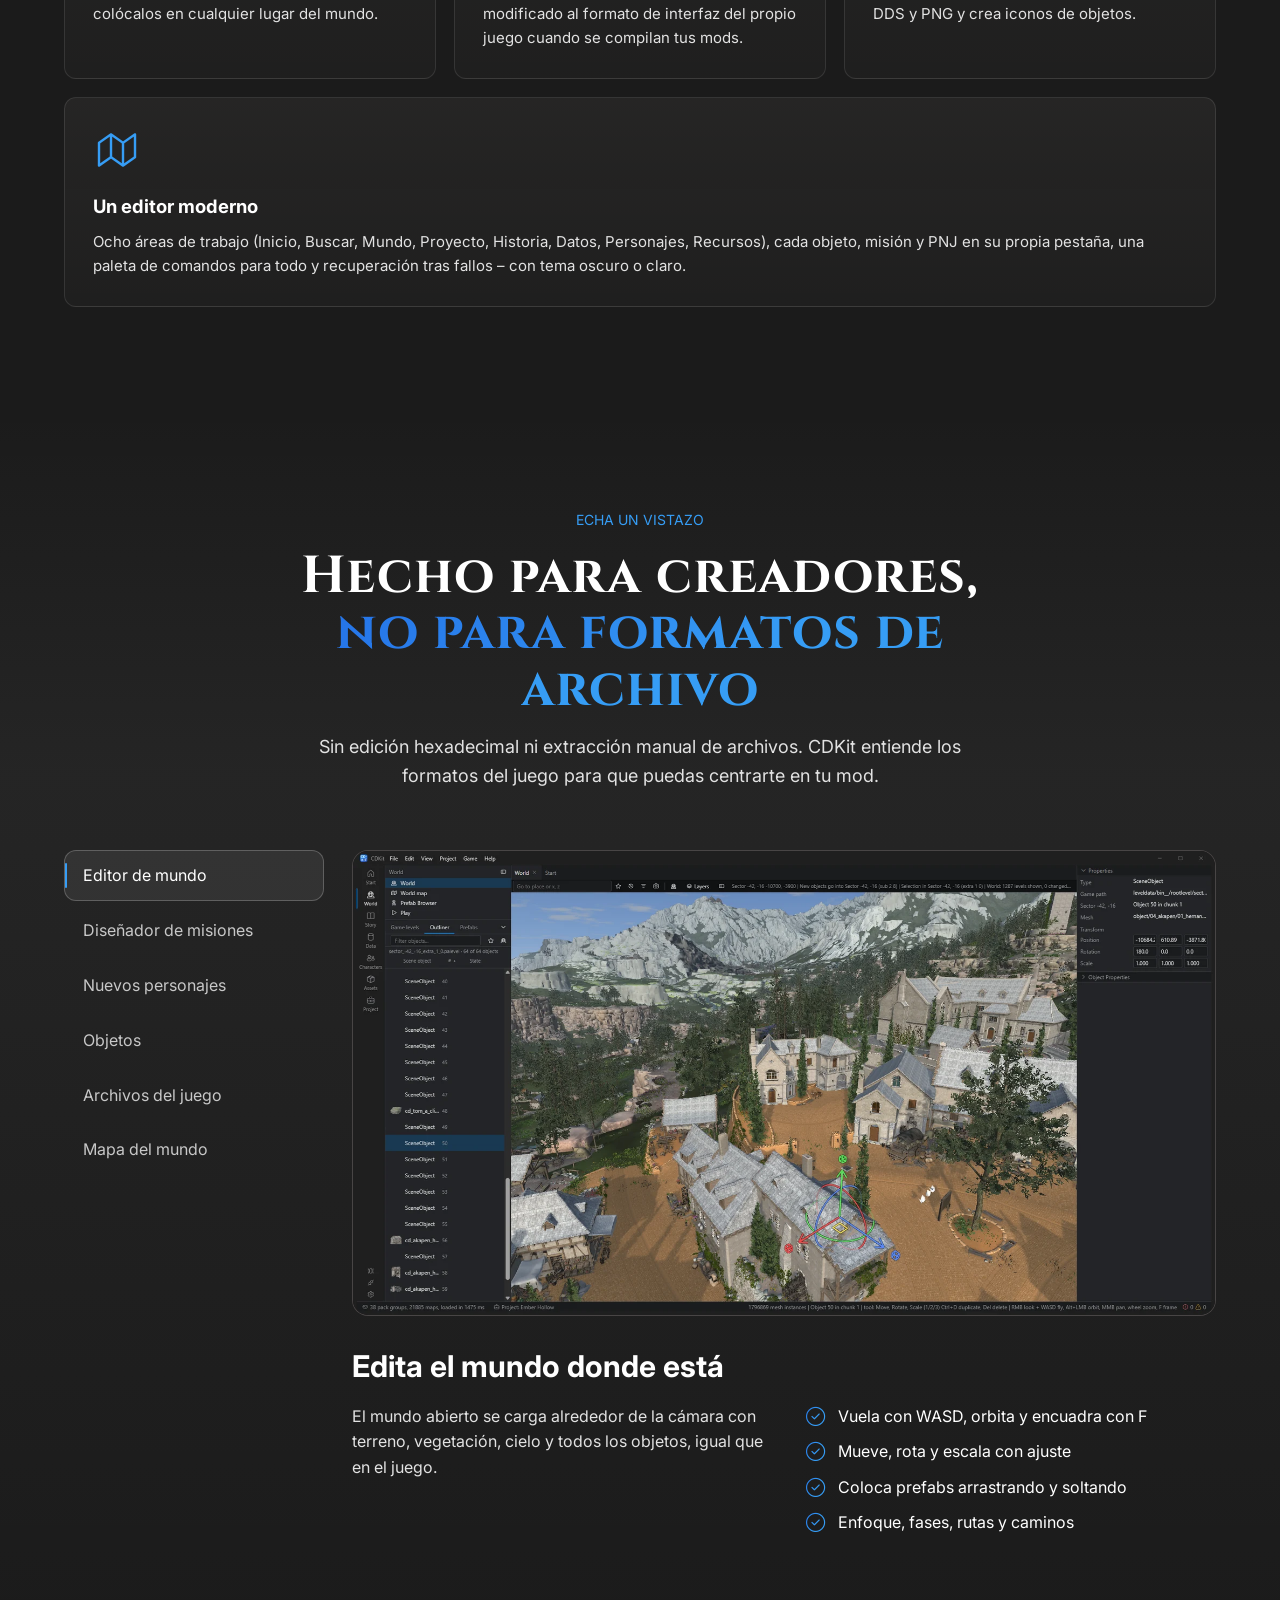
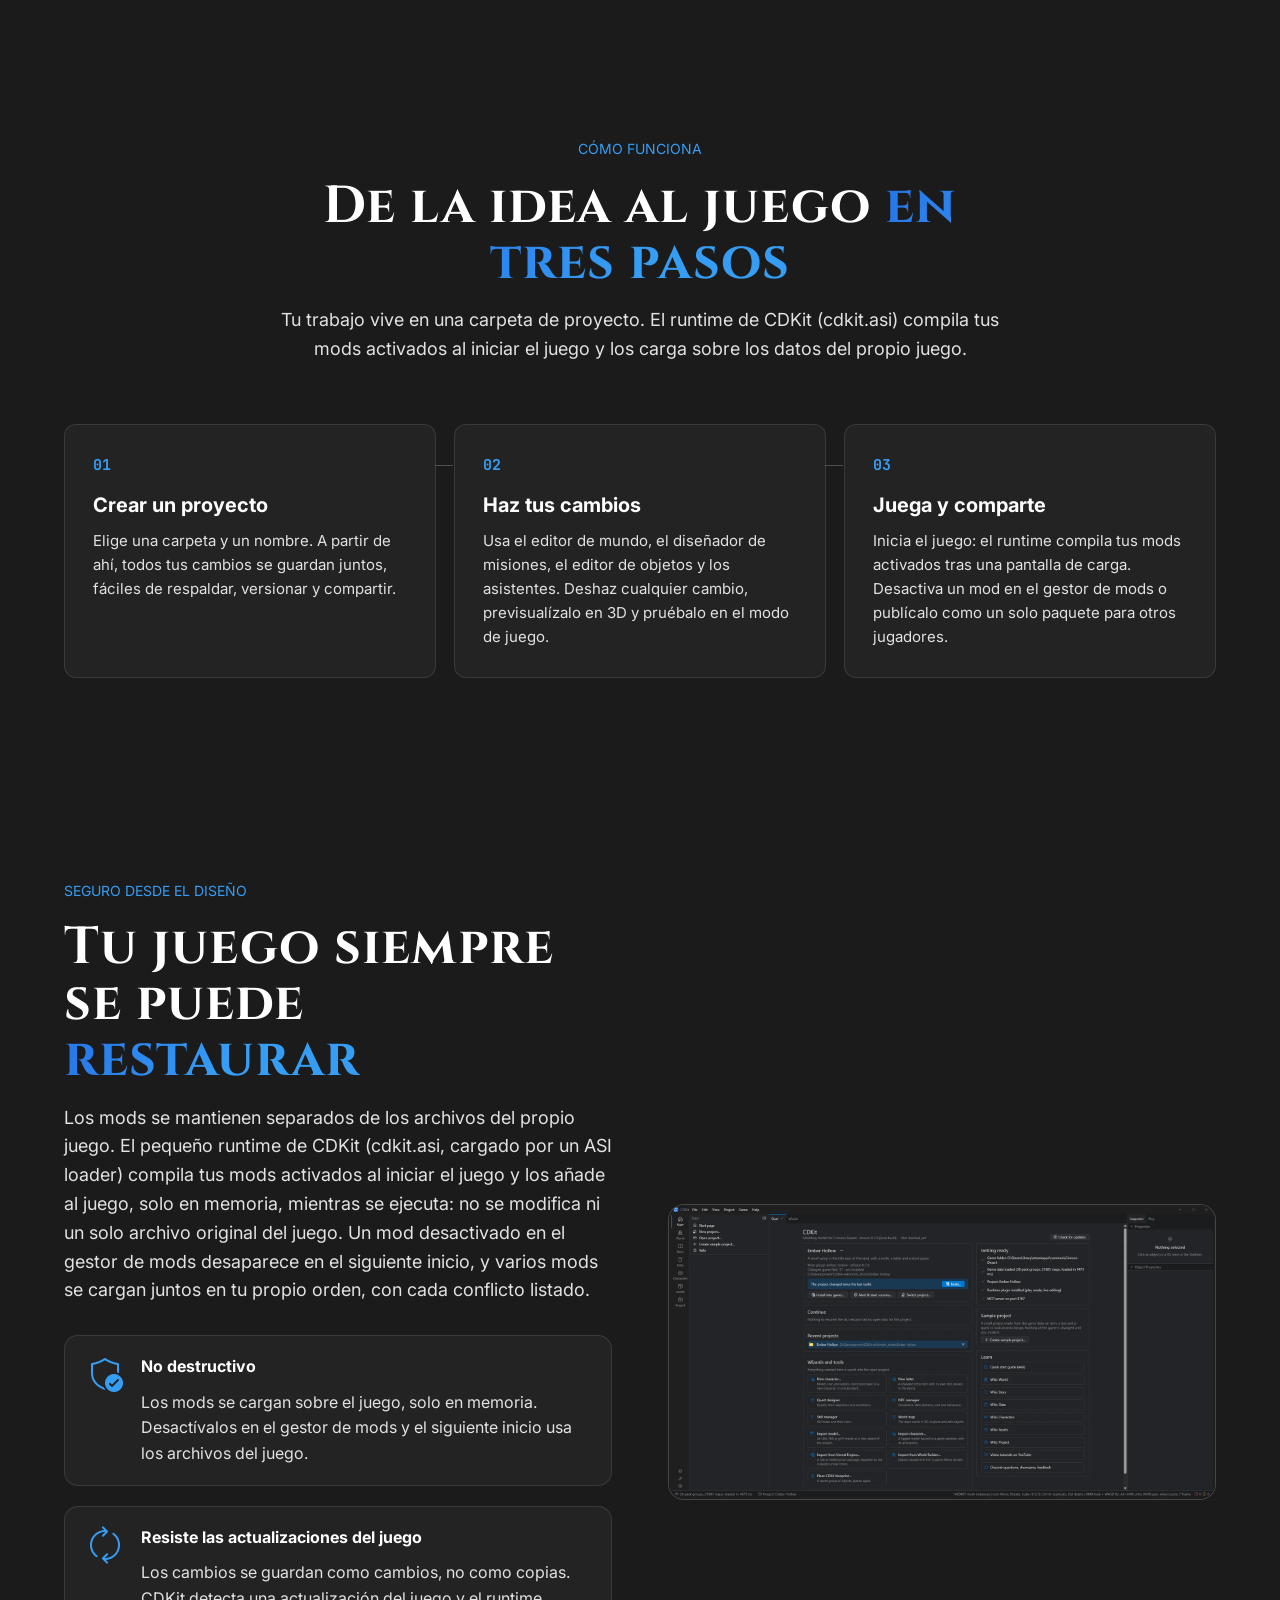
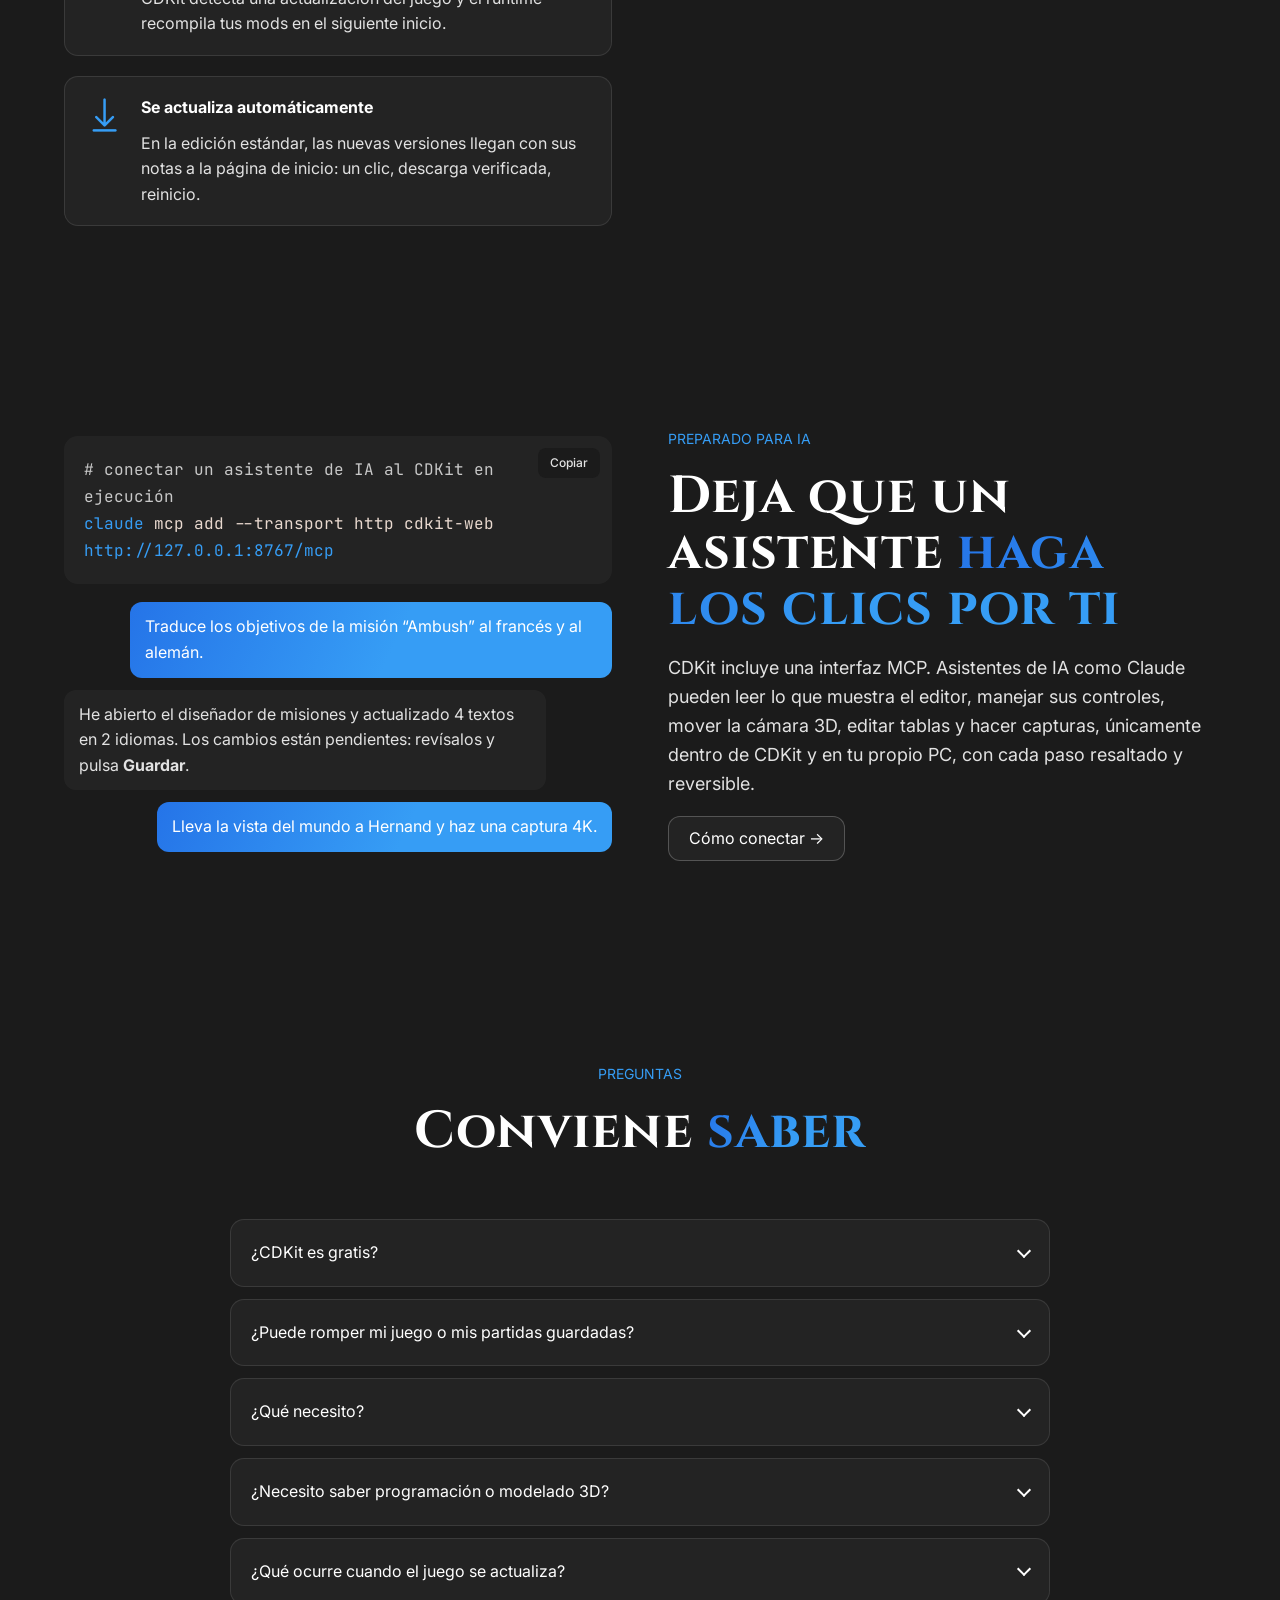
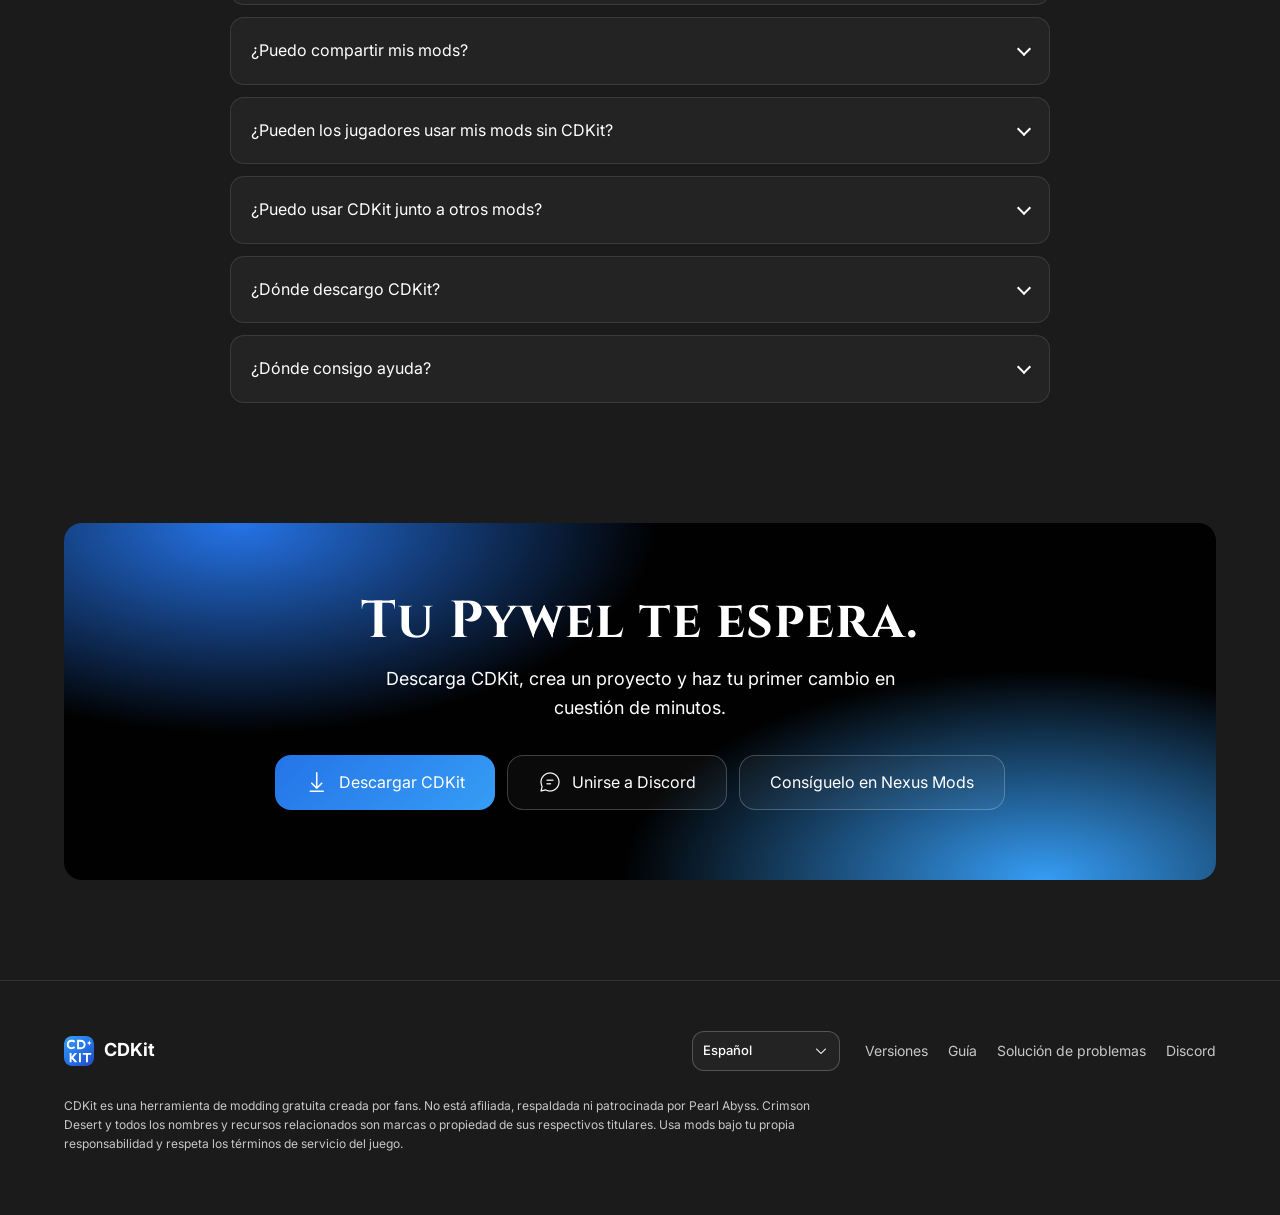
<file: docs/es/index.html>
<!doctype html>
<html lang="es">

<head>
  <meta charset="utf-8">
  <meta name="viewport" content="width=device-width, initial-scale=1">
  <title>CDKit – El kit de herramientas de modding para Crimson Desert</title>
  <meta http-equiv="content-language" content="es">







  <meta name="description" content="Edita el mundo, esculpe el terreno, crea misiones, añade personajes e instálalo todo en Crimson Desert con un solo clic. Gratis, no destructivo y con actualizaciones automáticas.">



  <meta name="theme-color" content="#0b0809">

  <meta property="og:locale" content="es_ES">







  <meta property="og:title" content="CDKit – El kit de herramientas de modding para Crimson Desert">










  <meta property="og:description" content="Edita el mundo, esculpe el terreno, crea misiones, añade personajes e instálalo todo en Crimson Desert con un solo clic. Gratis, no destructivo y con actualizaciones automáticas.">



  <meta property="og:image" content="https://moon-yungg.github.io/CDKit-Releases/assets/og.jpg">







  <meta property="og:image:alt" content="Vista previa del editor de CDKit">



  <meta property="og:type" content="website">
  <meta property="og:site_name" content="CDKit">

  <meta name="twitter:card" content="summary_large_image">







  <meta name="twitter:title" content="CDKit – El kit de herramientas de modding para Crimson Desert">










  <meta name="twitter:description" content="Edita el mundo, esculpe el terreno, crea misiones, añade personajes e instálalo todo en Crimson Desert con un solo clic. Gratis, no destructivo y con actualizaciones automáticas.">



  <meta name="twitter:image" content="assets/og.jpg">







  <meta name="twitter:image:alt" content="Vista previa del editor de CDKit">




  <link rel="alternate" hreflang="x-default" href="../">
  <link rel="alternate" hreflang="en" href="../">
  <link rel="alternate" hreflang="zh-CN" href="../zh-CN/">
  <link rel="alternate" hreflang="zh-TW" href="../zh-TW/">
  <link rel="alternate" hreflang="de" href="../de/">
  <link rel="alternate" hreflang="fr" href="../fr/">
  <link rel="alternate" hreflang="ko" href="../ko/">
  <link rel="alternate" hreflang="ja" href="../ja/">
  <link rel="alternate" hreflang="es" href="../es/">
  <link rel="alternate" hreflang="pt-BR" href="../pt-BR/">
  <link rel="alternate" hreflang="ru" href="../ru/">
  <link rel="alternate" hreflang="tr" href="../tr/">
  <link rel="icon" href="../assets/logo.svg" type="image/svg+xml">
  <link rel="preconnect" href="https://fonts.googleapis.com">
  <link rel="preconnect" href="https://fonts.gstatic.com" crossorigin>
  <link href="https://fonts.googleapis.com/css2?family=Inter:wght@400;500;600;700&amp;family=Cinzel:wght@600;700&amp;family=JetBrains+Mono:wght@400;500&amp;display=swap" rel="stylesheet">
  <link rel="stylesheet" href="../assets/site.css">
<link rel="canonical" href="https://moon-yungg.github.io/CDKit-Releases/es/"></head>

<body>

  <header class="nav" id="nav">
    <div class="wrap">
      <a href="#top" class="brand"><img src="../assets/logo.svg" alt="">CDKit</a>
      <nav class="nav-links" id="navLinks">
        <a href="#features">Funciones</a>
        <a href="#showcase">Galería</a>
        <a href="#how">Cómo funciona</a>
        <a href="#ai">AI</a>
        <a href="#faq">Preguntas frecuentes</a>
        <a href="https://github.com/Moon-yungg/CDKit-Releases/wiki">Guía</a>
      </nav>
      <div class="nav-cta">
        <a class="btn btn-sm" href="https://discord.gg/HfkShRJZU" target="_blank" rel="noopener">Discord</a>
        <a class="btn btn-sm btn-primary" href="https://github.com/Moon-yungg/CDKit-Releases/releases/latest">Descargar</a>
      </div>
      <button class="menu-btn" id="menuBtn" aria-label="Menú" aria-expanded="false" aria-controls="navLinks">
        <span class="fluent-icon" aria-hidden="true">&#xF560;</span>
      </button>
    </div>
  </header>

  <main id="top">

    <!-- ================= HERO ================= -->
    <section class="hero">
      <div class="hero-bg">
        <canvas id="embers" aria-hidden="true"></canvas>
      </div>
      <div class="wrap hero-grid">
        <div>
          <span class="badge"><b>GRATIS</b><span class="dot"></span><span id="heroBadge">El kit de herramientas de modding para Crimson Desert</span></span>
          <h1 class="serif">Rediseña el <span class="grad-text">mundo de Pywel</span></h1>
          <p class="lead">Edita el mundo abierto en 3D, esculpe el terreno, escribe misiones, añade tus propios personajes – luego activa tu mod y juega: el runtime de CDKit lo lleva al juego en el siguiente inicio, y los archivos del propio juego no cambian.</p>
          <div class="hero-ctas">
            <a class="btn btn-lg btn-primary" id="downloadBtn" href="https://github.com/Moon-yungg/CDKit-Releases/releases/latest/download/CDKit.zip">
              <span class="fluent-icon" aria-hidden="true">&#xF151;</span>
              Descargar para Windows
            </a>
            <a class="btn btn-lg" href="https://github.com/Moon-yungg/CDKit-Releases/wiki/Getting-Started">
              <span class="fluent-icon" aria-hidden="true">&#xF286;</span>
              Leer la guía
            </a>
          </div>
          <div class="release-line" id="releaseLine"><span>Windows 10 / 11</span><span>Portable – sin instalador</span><span>Se actualiza automáticamente</span></div>
        </div>
        <div class="hero-shot" id="heroShot">
          <div class="window">
            <img src="../assets/shots/world-view.webp" alt="El editor de mundo de CDKit mostrando la zona de Hernand en 3D" width="1600" height="860" fetchpriority="high">
          </div>
        </div>
      </div>
      <div class="wrap">
        <div class="stats reveal">
          <div class="stat"><strong class="grad-text">0</strong><span>archivos originales modificados</span></div>
          <div class="stat"><strong class="grad-text" data-count="2100000" data-suffix="+">2.1M+</strong><span>archivos del juego para explorar y sustituir</span></div>
          <div class="stat"><strong class="grad-text" data-count="8">8</strong><span>áreas de trabajo: mundo, historia, datos …</span></div>
          <div class="stat"><strong class="grad-text" data-count="11">11</strong><span>idiomas del editor</span></div>
        </div>
      </div>
    </section>

    <!-- ================= FEATURES ================= -->
    <section id="features">
      <div class="wrap">
        <div class="section-head reveal">
          <span class="eyebrow">Todo en un solo lugar</span>
          <h2 class="serif">Un solo kit. <span class="grad-text">Para cada rincón del juego.</span></h2>
          <p>Desde mover un solo barril hasta crear una nueva cadena de misiones con personajes propios, CDKit cubre todo el proceso desde la idea hasta el mod instalado.</p>
        </div>
        <div class="features">
          <article class="card wide reveal">
            <div>
              <div class="icon"><span class="fluent-icon" aria-hidden="true">&#xF45A;</span></div>
              <h3>Un editor de mundo 3D que se siente como un motor de juego</h3>
              <p>Vuela por el mundo abierto en streaming tal como aparece en el juego. Selecciona, mueve, rota, escala, duplica y elimina objetos con gizmo, ajuste y deshacer completo. Arrastra edificios, accesorios y árboles desde un navegador con más de 49.000 prefabs.</p>
            </div>
            <img src="../assets/shots/prefab-browser.webp" alt="Navegador de prefabs junto a la vista 3D" loading="lazy" width="1600" height="860">
          </article>
          <article class="card reveal">
            <div class="icon"><span class="fluent-icon" aria-hidden="true">&#xF00E8;</span></div>
            <h3>Terreno y vegetación</h3>
            <p>Eleva, baja y aplana el terreno, pinta materiales y bosques con pinceles. La navegación y el mapa del mundo siguen tus cambios.</p>
          </article>
          <article class="card reveal">
            <div class="icon"><span class="fluent-icon" aria-hidden="true">&#xE178;</span></div>
            <h3>Diseñador de misiones</h3>
            <p>Visualiza las misiones como un flujo de objetivos. Edita tareas, recompensas, diálogos, condiciones y líneas de voz, o crea nuevas misiones a partir de plantillas.</p>
          </article>
          <article class="card reveal">
            <div class="icon"><span class="fluent-icon" aria-hidden="true">&#xF5BD;</span></div>
            <h3>Tus propios personajes</h3>
            <p>Un asistente toma tu modelo FBX, glTF, Collada o MetaHuman, lo vincula al esqueleto del juego, asigna sus animaciones y lo coloca en el mundo.</p>
          </article>
          <article class="card reveal">
            <div class="icon"><span class="fluent-icon" aria-hidden="true">&#xF77C;</span></div>
            <h3>Objetos, tiendas y botín</h3>
            <p>Renombra y reequilibra objetos, cambia precios y habilidades, repone a los comerciantes y decide qué sueltan los enemigos y los cofres.</p>
          </article>
          <article class="card reveal">
            <div class="icon"><span class="fluent-icon" aria-hidden="true">&#xF605;</span></div>
            <h3>Modo de juego con una tecla</h3>
            <p>Pulsa F5 y el juego se inicia directamente con la escena que estás editando, tu mod instalado y tu personaje justo en ese lugar.</p>
          </article>
          <article class="card reveal">
            <div class="icon"><span class="fluent-icon" aria-hidden="true">&#xF833;</span></div>
            <h3>Todos los idiomas</h3>
            <p>Cambia cualquier texto del juego en cualquiera de sus idiomas. Un botón muestra el mismo texto en todos ellos, uno al lado del otro.
            </p>
          </article>
          <article class="card reveal">
            <div class="icon"><span class="fluent-icon" aria-hidden="true">&#xF75D;</span></div>
            <h3>Todos los datos</h3>
            <p>Todas las tablas de datos del juego, las del DLC incluidas, con búsqueda, edición masiva e intercambio CSV con Excel o Google Sheets.
            </p>
          </article>
          <article class="card reveal">
            <div class="icon"><span class="fluent-icon" aria-hidden="true">&#xF286;</span></div>
            <h3>Cartas y lore</h3>
            <p>Escribe cartas y pergaminos que los jugadores puedan recoger y leer, y colócalos en cualquier lugar del mundo.</p>
          </article>
          <article class="card reveal">
            <div class="icon"><span class="fluent-icon" aria-hidden="true">&#xEE65;</span></div>
            <h3>Mods de interfaz</h3>
            <p>Cambia los menús, paneles y guías de teclas del juego. CDKit compila cada panel modificado al formato de interfaz del propio juego cuando se compilan tus mods.</p>
          </article>
          <article class="card reveal">
            <div class="icon"><span class="fluent-icon" aria-hidden="true">&#xF592;</span></div>
            <h3>Herramientas de texturas</h3>
            <p>Empareja texturas en bloque, crea variantes de color, combina capas, convierte entre DDS y PNG y crea iconos de objetos.</p>
          </article>
          <article class="card reveal">
            <div class="icon"><span class="fluent-icon" aria-hidden="true">&#xE7DA;</span></div>
            <h3>Un editor moderno</h3>
            <p>Ocho áreas de trabajo (Inicio, Buscar, Mundo, Proyecto, Historia, Datos, Personajes, Recursos), cada objeto, misión y PNJ en su propia pestaña, una paleta de comandos para todo y recuperación tras fallos – con tema oscuro o claro.</p>
          </article>
        </div>
      </div>
    </section>

    <!-- ================= SHOWCASE ================= -->
    <section id="showcase" class="showcase">
      <div class="wrap">
        <div class="section-head center reveal">
          <span class="eyebrow">Echa un vistazo</span>
          <h2 class="serif">Hecho para creadores, <span class="grad-text">no para formatos de archivo</span></h2>
          <p>Sin edición hexadecimal ni extracción manual de archivos. CDKit entiende los formatos del juego para que puedas centrarte en tu mod.</p>
        </div>
        <div class="show-grid reveal">
          <div class="tabs" role="tablist" id="tabs" aria-label="Galería"><button class="tab" type="button" role="tab" data-id="world" id="tab-world" aria-controls="showcasePanel" aria-selected="true" tabindex="0">Editor de mundo</button><button class="tab" type="button" role="tab" data-id="quests" id="tab-quests" aria-controls="showcasePanel" aria-selected="false" tabindex="-1">Diseñador de misiones</button><button class="tab" type="button" role="tab" data-id="characters" id="tab-characters" aria-controls="showcasePanel" aria-selected="false" tabindex="-1">Nuevos personajes</button><button class="tab" type="button" role="tab" data-id="items" id="tab-items" aria-controls="showcasePanel" aria-selected="false" tabindex="-1">Objetos</button><button class="tab" type="button" role="tab" data-id="files" id="tab-files" aria-controls="showcasePanel" aria-selected="false" tabindex="-1">Archivos del juego</button><button class="tab" type="button" role="tab" data-id="map" id="tab-map" aria-controls="showcasePanel" aria-selected="false" tabindex="-1">Mapa del mundo</button></div>
          <div class="stage" id="showcasePanel" role="tabpanel" aria-labelledby="tab-world">
            <div class="window">
              <img id="stageImg" src="../assets/shots/world-view.webp" alt="Edita el mundo donde está" width="1600" height="860">
            </div>
            <div class="stage-text">
              <h3 id="stageHead">Edita el mundo donde está</h3>
              <p id="stageText">El mundo abierto se carga alrededor de la cámara con terreno, vegetación, cielo y todos los objetos, igual que en el juego.</p>
              <ul class="checks" id="stageList"><li>Vuela con WASD, orbita y encuadra con F</li><li>Mueve, rota y escala con ajuste</li><li>Coloca prefabs arrastrando y soltando</li><li>Enfoque, fases, rutas y caminos</li></ul>
            </div>
          </div>
        </div>
      </div>
    </section>

    <!-- ================= HOW ================= -->
    <section id="how">
      <div class="wrap">
        <div class="section-head center reveal">
          <span class="eyebrow">Cómo funciona</span>
          <h2 class="serif">De la idea al juego <span class="grad-text">en tres pasos</span></h2>
          <p>Tu trabajo vive en una carpeta de proyecto. El runtime de CDKit (cdkit.asi) compila tus mods activados al iniciar el juego y los carga sobre los datos del propio juego.</p>
        </div>
        <div class="steps">
          <div class="step reveal">
            <h3>Crear un proyecto</h3>
            <p>Elige una carpeta y un nombre. A partir de ahí, todos tus cambios se guardan juntos, fáciles de respaldar, versionar y compartir.</p>
          </div>
          <div class="step reveal">
            <h3>Haz tus cambios</h3>
            <p>Usa el editor de mundo, el diseñador de misiones, el editor de objetos y los asistentes. Deshaz cualquier cambio, previsualízalo en 3D y pruébalo en el modo de juego.</p>
          </div>
          <div class="step reveal">
            <h3>Juega y comparte</h3>
            <p>Inicia el juego: el runtime compila tus mods activados tras una pantalla de carga. Desactiva un mod en el gestor de mods o publícalo como un solo paquete para otros jugadores.</p>
          </div>
        </div>
      </div>
    </section>

    <!-- ================= SAFE ================= -->
    <section>
      <div class="wrap split">
        <div class="reveal">
          <span class="eyebrow">Seguro desde el diseño</span>
          <h2 class="serif">Tu juego siempre se puede <span class="grad-text">restaurar</span></h2>
          <p style="color:var(--muted);font-size:18px;margin:0">Los mods se mantienen separados de los archivos del propio juego. El pequeño runtime de CDKit (cdkit.asi, cargado por un ASI loader) compila tus mods activados al iniciar el juego y los añade al juego, solo en memoria, mientras se ejecuta: no se modifica ni un solo archivo original del juego. Un mod desactivado en el gestor de mods desaparece en el siguiente inicio, y varios mods se cargan juntos en tu propio orden, con cada conflicto listado.</p>
          <div class="pill-list">
            <div class="pill">
              <div class="icon"><span class="fluent-icon" aria-hidden="true">&#xEAC8;</span></div>
              <div>
                <h4>No destructivo</h4>
                <p>Los mods se cargan sobre el juego, solo en memoria. Desactívalos en el gestor de mods y el siguiente inicio usa los archivos del juego.</p>
              </div>
            </div>
            <div class="pill">
              <div class="icon"><span class="fluent-icon" aria-hidden="true">&#xF190;</span></div>
              <div>
                <h4>Resiste las actualizaciones del juego</h4>
                <p>Los cambios se guardan como cambios, no como copias. CDKit detecta una actualización del juego y el runtime recompila tus mods en el siguiente inicio.</p>
              </div>
            </div>
            <div class="pill">
              <div class="icon"><span class="fluent-icon" aria-hidden="true">&#xF151;</span></div>
              <div>
                <h4>Se actualiza automáticamente</h4>
                <p>En la edición estándar, las nuevas versiones llegan con sus notas a la página de inicio: un clic, descarga verificada, reinicio.</p>
              </div>
            </div>
          </div>
        </div>
        <div class="reveal">
          <div class="window">
            <img src="../assets/shots/start-page.webp" alt="La página de inicio de CDKit con el siguiente paso de tu proyecto" loading="lazy" width="1600" height="860">
          </div>
        </div>
      </div>
    </section>

    <!-- ================= AI ================= -->
    <section id="ai">
      <div class="wrap split">
        <div class="reveal">
          <div class="code" id="mcpCode"><button class="copy" data-copy="claude mcp add --transport http cdkit-web http://127.0.0.1:8767/mcp">Copiar</button><span class="code-line c"># conectar un asistente de IA al CDKit en ejecución</span><span class="code-line"><span class="k">claude</span> mcp add --transport http cdkit-web <span class="s">http://127.0.0.1:8767/mcp</span></span></div>
          <div class="chat">
            <div class="bubble me">Traduce los objetivos de la misión “Ambush” al francés y al alemán.</div>
            <div class="bubble ai">He abierto el diseñador de misiones y actualizado 4 textos en 2 idiomas. Los cambios están pendientes: revísalos y pulsa <b>Guardar</b>.</div>
            <div class="bubble me">Lleva la vista del mundo a Hernand y haz una captura 4K.</div>
          </div>
        </div>
        <div class="reveal">
          <span class="eyebrow">Preparado para IA</span>
          <h2 class="serif">Deja que un asistente <span class="grad-text">haga los clics por ti</span></h2>
          <p style="color:var(--muted);font-size:18px">CDKit incluye una interfaz MCP. Asistentes de IA como Claude pueden leer lo que muestra el editor, manejar sus controles, mover la cámara 3D, editar tablas y hacer capturas, únicamente dentro de CDKit y en tu propio PC, con cada paso resaltado y reversible.</p>
          <a class="btn" href="https://github.com/Moon-yungg/CDKit-Releases/wiki/AI-Assistants-MCP">Cómo conectar →</a>
        </div>
      </div>
    </section>

    <!-- ================= FAQ ================= -->
    <section id="faq">
      <div class="wrap">
        <div class="section-head center reveal">
          <span class="eyebrow">Preguntas</span>
          <h2 class="serif">Conviene <span class="grad-text">saber</span></h2>
        </div>
        <div class="faq reveal">
          <details>
            <summary>¿CDKit es gratis?</summary>
            <p>Sí. Descárgalo, descomprímelo y ejecuta <code>CDkit.exe</code> — sin cuenta y sin instalador.</p>
          </details>
          <details>
            <summary>¿Puede romper mi juego o mis partidas guardadas?</summary>
            <p>No se modifica ningún archivo original del juego. El runtime cdkit.asi (cargado por un ASI loader en bin64) compila tus mods activados al iniciar el juego, con una pantalla de carga, y los añade al juego, solo en memoria, mientras se ejecuta. «Desactivar este mod» o «Desactivar todos los mods» en el gestor de mods los apaga, y el siguiente inicio usa los archivos del propio juego. El modo de juego bloquea el guardado, así que tus partidas están a salvo mientras pruebas.</p>
          </details>
          <details>
            <summary>¿Qué necesito?</summary>
            <p>Windows 10 u 11 de 64 bits, Crimson Desert en Steam, una tarjeta gráfica DirectX 12 y Microsoft Edge WebView2 Runtime (incluido en Windows 11 y en cualquier Windows 10 actualizado). Para jugar con mods, el juego necesita un ASI loader en su carpeta bin64, por ejemplo Ultimate ASI Loader (no incluido). El modo de juego y la vista previa en directo también usan el plugin World Builder; importar paquetes MetaHuman/Fab requiere Unreal Engine.
            </p>
          </details>
          <details>
            <summary>¿Necesito saber programación o modelado 3D?</summary>
            <p>No. La mayoría de tareas —mover objetos, cambiar objetos, editar misiones y textos— se hacen con formularios y el ratón. Para tus propios modelos solo necesitas un archivo 3D; el asistente se ocupa del resto.</p>
          </details>
          <details>
            <summary>¿Qué ocurre cuando el juego se actualiza?</summary>
            <p>CDKit detecta la nueva versión del juego y muestra a qué proyectos afecta. El runtime recompila tus mods para el juego actualizado en el siguiente inicio: no hay nada que reinstalar y tus cambios se conservan en casi todos los casos. Una actualización grande puede necesitar antes una nueva versión de CDKit; las notas de la versión indican las versiones del juego compatibles.</p>
          </details>
          <details>
            <summary>¿Puedo compartir mis mods?</summary>
            <p>Sí. «Publicar mod» guarda tu mod como un solo paquete .cdpkg y un ZIP para sitios de mods. Los demás lo añaden con «Importar mod», arrastran sus mods a su propio orden de carga, comprueban los conflictos y pueden actualizar un mod o deshacer una actualización.</p>
          </details>
          <details>
            <summary>¿Pueden los jugadores usar mis mods sin CDKit?</summary>
            <p>Sí. Descargan CDKit Runtime (cdkit.asi y una carpeta mods) desde las versiones de GitHub, lo descomprimen en la carpeta del juego, añaden un ASI loader y colocan los archivos .cdpkg en bin64\CDKit\mods.</p>
          </details>
          <details>
            <summary>¿Puedo usar CDKit junto a otros mods?</summary>
            <p>Sí, la mayoría de los mods ASI funcionan bien a su lado. No ejecutes a la vez dos cargadores de mods que carguen sus propios archivos: enganchan las mismas funciones del juego y pueden hacer que se cierre. Deja solo uno de ellos en bin64.</p>
          </details>
          <details>
            <summary>¿Dónde descargo CDKit?</summary>
            <p>Hay dos ediciones con los mismos editores: la edición estándar, desde las versiones de GitHub, con actualizaciones integradas, y la edición Nexus en Nexus Mods, que no abre ninguna conexión a Internet por sí misma y se actualiza desde su página de Nexus.</p>
          </details>
          <details>
            <summary>¿Dónde consigo ayuda?</summary>
            <p>Empieza por la <a href="https://github.com/Moon-yungg/CDKit-Releases/wiki">guía</a>, y pregunta lo que quieras en nuestro <a href="https://discord.gg/HfkShRJZU" target="_blank" rel="noopener">Discord</a>.</p>
          </details>
        </div>
      </div>
    </section>

    <!-- ================= CTA ================= -->
    <section style="padding-top:20px">
      <div class="wrap">
        <div class="cta reveal">
          <h2 class="serif">Tu Pywel te espera.</h2>
          <p>Descarga CDKit, crea un proyecto y haz tu primer cambio en cuestión de minutos.</p>
          <div class="hero-ctas">
            <a class="btn btn-lg btn-primary" href="https://github.com/Moon-yungg/CDKit-Releases/releases/latest">
              <span class="fluent-icon" aria-hidden="true">&#xF151;</span>
              Descargar CDKit
            </a>
            <a class="btn btn-lg" href="https://discord.gg/HfkShRJZU" target="_blank" rel="noopener">
              <span class="fluent-icon" aria-hidden="true">&#xF286;</span>
              Unirse a Discord
            </a>
            <a class="btn btn-lg" href="https://www.nexusmods.com/crimsondesert/mods/3789" target="_blank" rel="noopener">Consíguelo en Nexus Mods</a>
          </div>
        </div>
      </div>
    </section>

  </main>

  <footer>
    <div class="wrap">
      <div class="foot">
        <a href="#top" class="brand"><img src="../assets/logo.svg" alt="">CDKit</a>
        <div class="lang-picker">
          <details class="lang-menu">
<summary class="lang-select" aria-label="Select language"><span>Español</span><span class="fluent-icon lang-chevron" aria-hidden="true">&#xF2A2;</span></summary>
<nav class="lang-options" aria-label="Select language">
<a class="lang-option" href="../?manual=language" lang="en" hreflang="en">English</a>
<a class="lang-option" href="../zh-CN/" lang="zh-CN" hreflang="zh-CN">简体中文</a>
<a class="lang-option" href="../zh-TW/" lang="zh-TW" hreflang="zh-TW">繁體中文</a>
<a class="lang-option" href="../de/" lang="de" hreflang="de">Deutsch</a>
<a class="lang-option" href="../fr/" lang="fr" hreflang="fr">Français</a>
<a class="lang-option" href="../ko/" lang="ko" hreflang="ko">한국어</a>
<a class="lang-option" href="../ja/" lang="ja" hreflang="ja">日本語</a>
<a class="lang-option" href="../es/" lang="es" hreflang="es" aria-current="page">Español</a>
<a class="lang-option" href="../pt-BR/" lang="pt-BR" hreflang="pt-BR">Português (Brasil)</a>
<a class="lang-option" href="../ru/" lang="ru" hreflang="ru">Русский</a>
<a class="lang-option" href="../tr/" lang="tr" hreflang="tr">Türkçe</a>
</nav>
</details>
        </div>
        <nav>
          <a href="https://github.com/Moon-yungg/CDKit-Releases/releases">Versiones</a>
          <a href="https://github.com/Moon-yungg/CDKit-Releases/wiki">Guía</a>
          <a href="https://github.com/Moon-yungg/CDKit-Releases/wiki/Troubleshooting">Solución de problemas</a>
          <a href="https://discord.gg/HfkShRJZU" target="_blank" rel="noopener">Discord</a>
        </nav>
      </div>
      <p class="disclaimer">CDKit es una herramienta de modding gratuita creada por fans. No está afiliada, respaldada ni patrocinada por Pearl Abyss. Crimson Desert y todos los nombres y recursos relacionados son marcas o propiedad de sus respectivos titulares. Usa mods bajo tu propia responsabilidad y respeta los términos de servicio del juego.</p>
    </div>
  </footer>

  <div class="lightbox" id="lightbox" role="dialog" aria-modal="true" aria-label="Visor de capturas" aria-hidden="true">
    <button class="lightbox-close" type="button" aria-label="Cerrar captura"><span class="fluent-icon" aria-hidden="true"></span></button>
    <img alt="">
  </div>
<script src="../assets/site-es.js" defer></script>
</body>

</html>
</file>
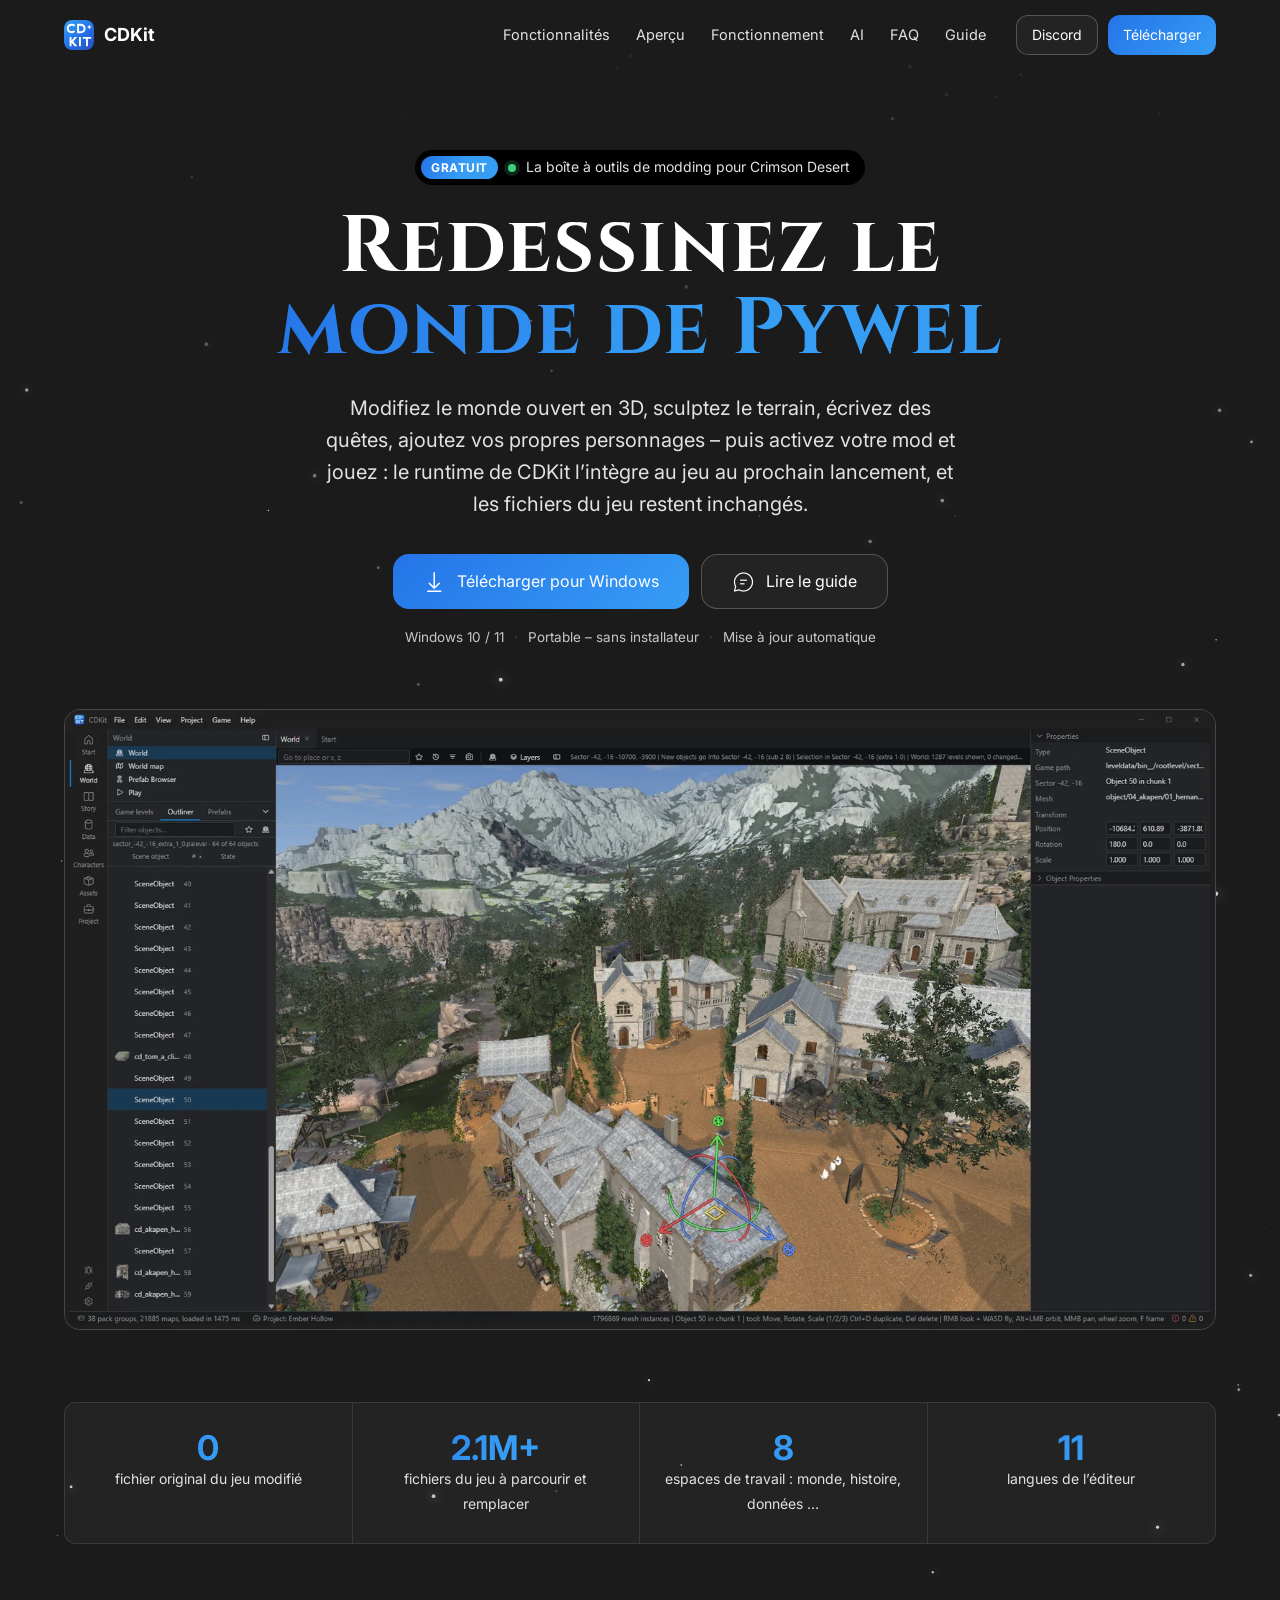
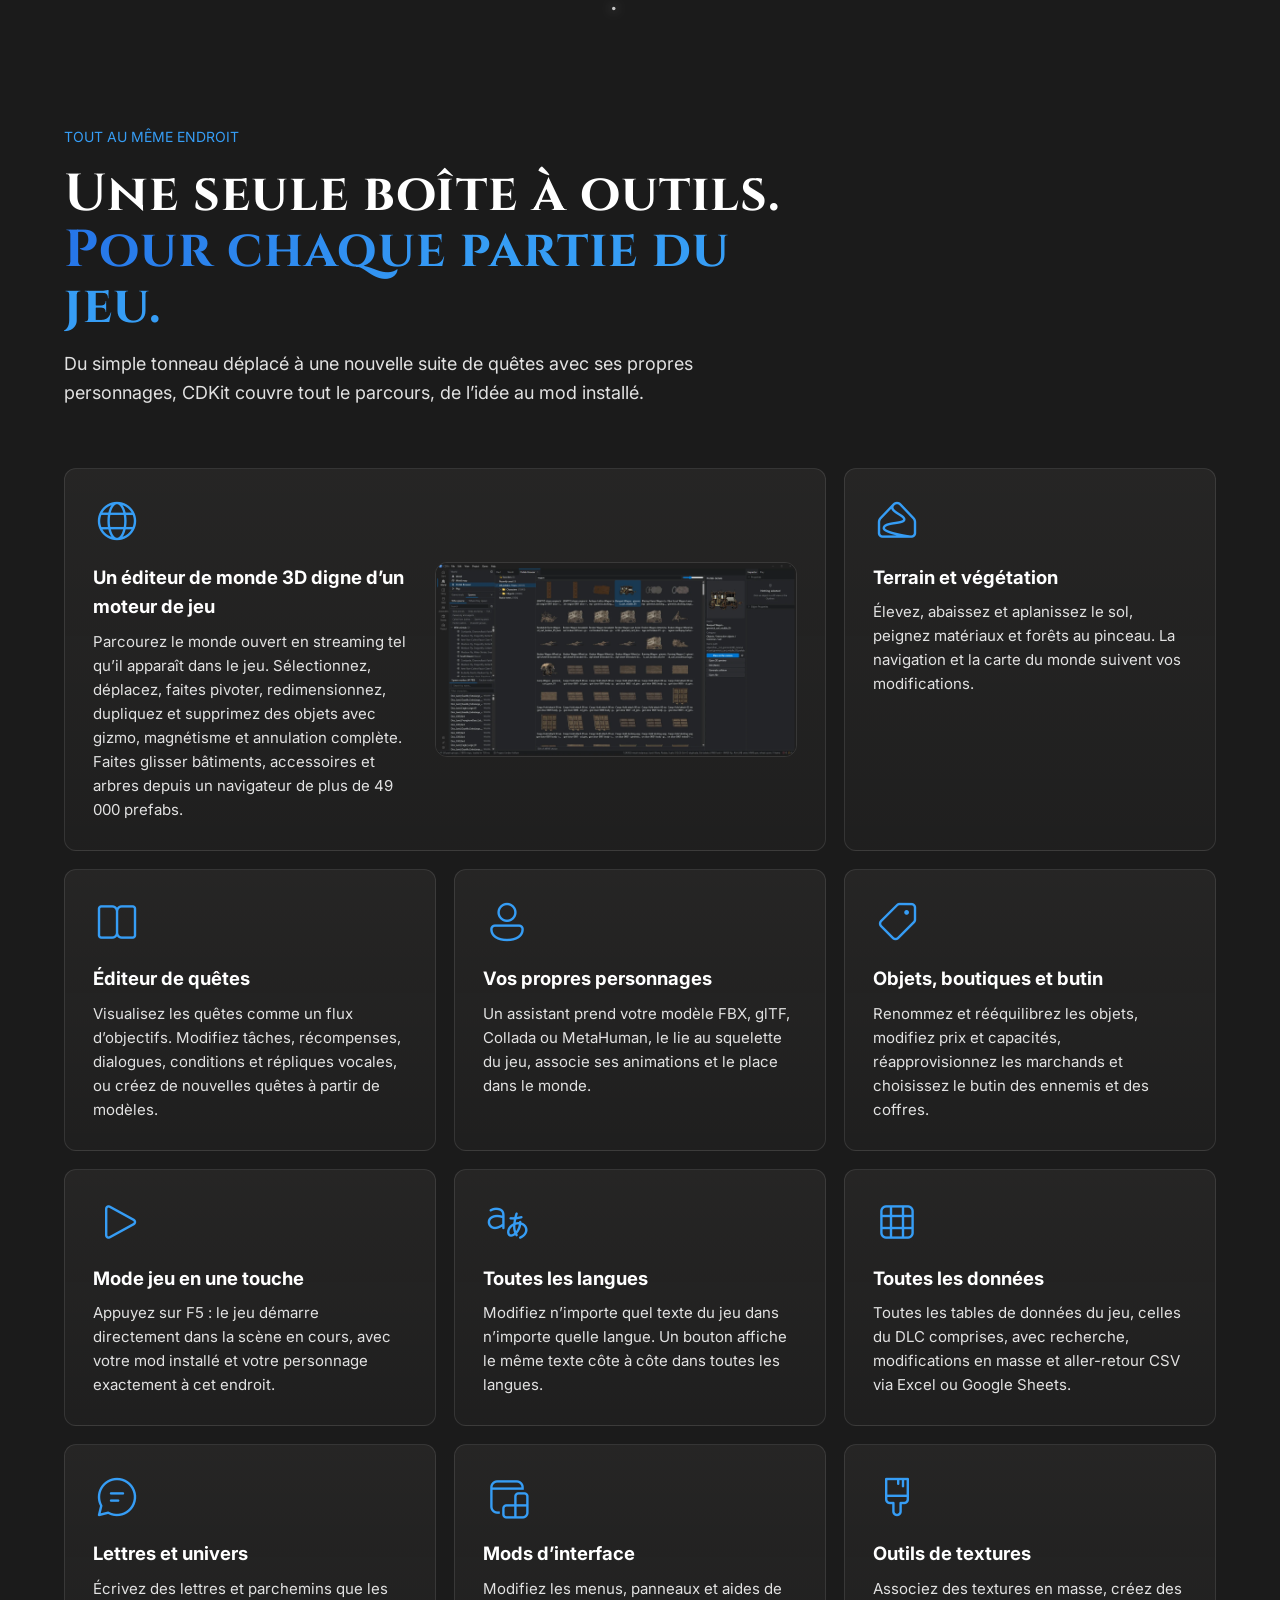
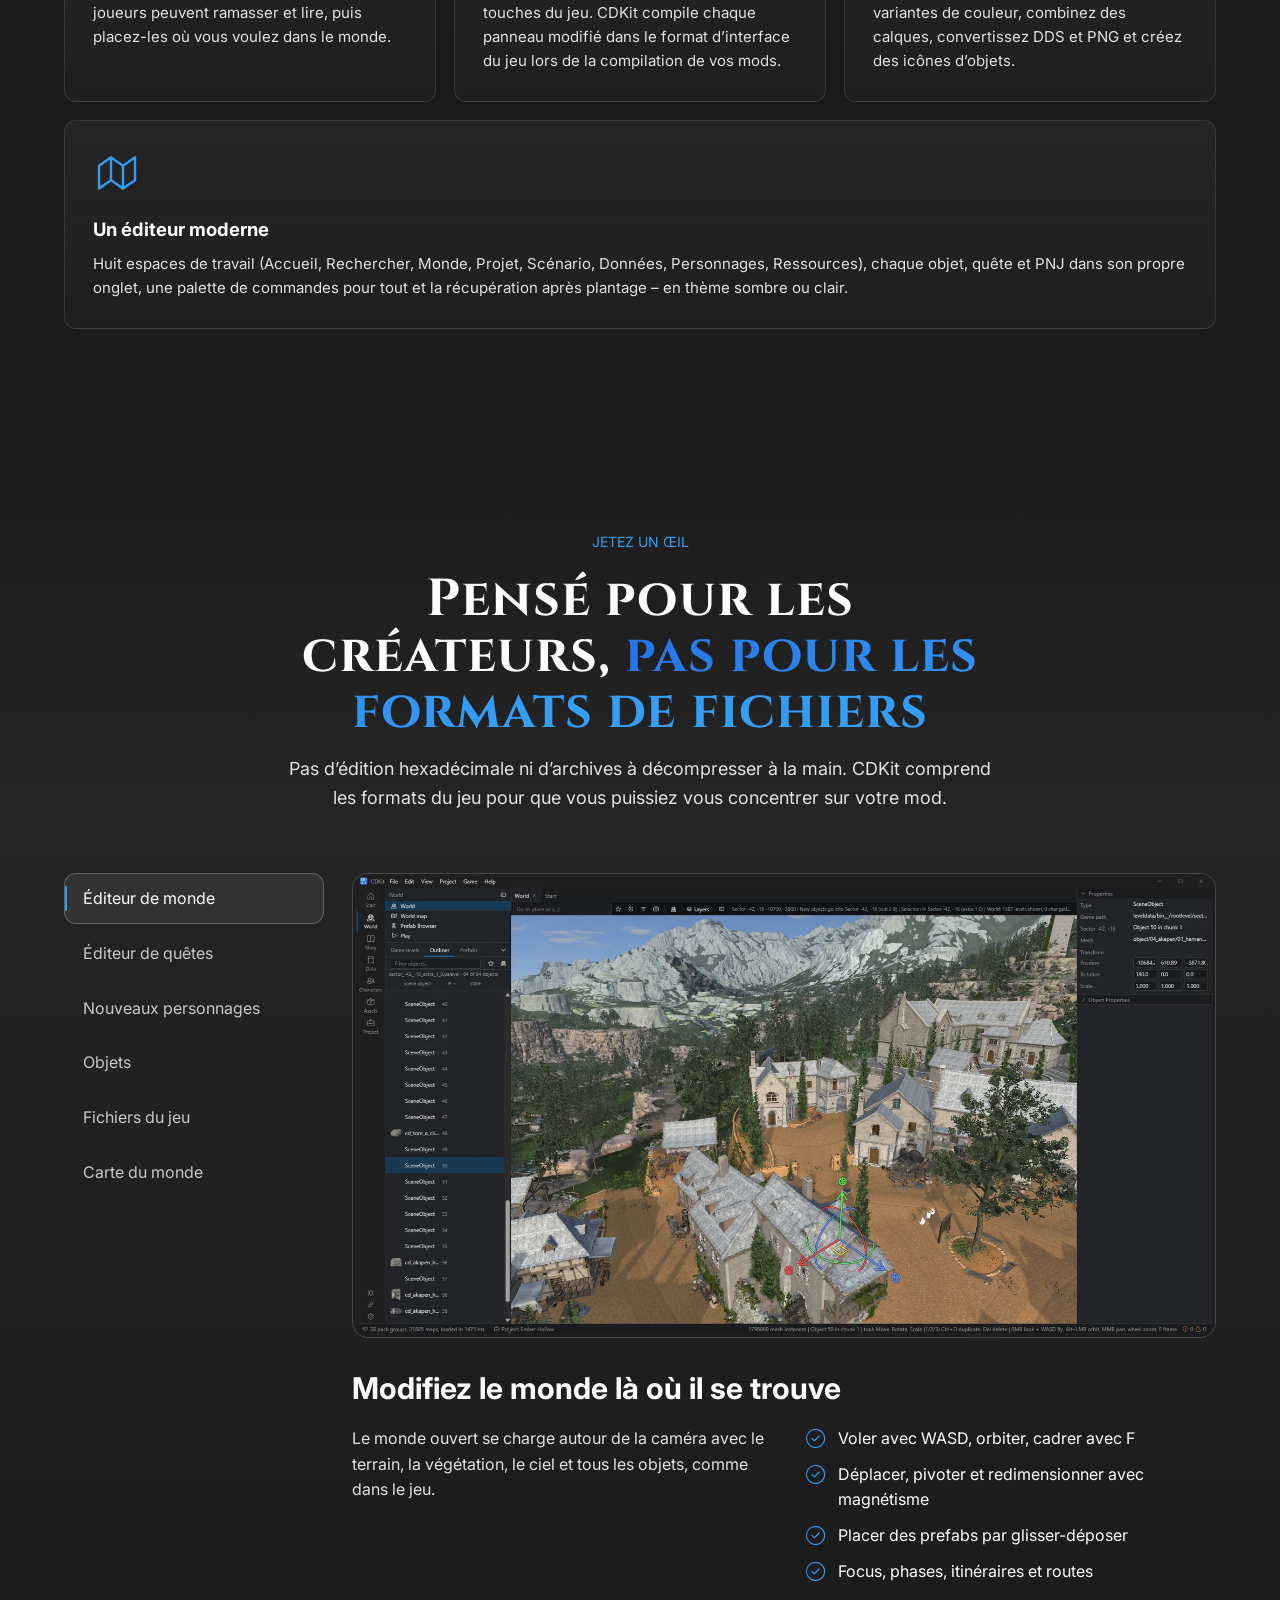
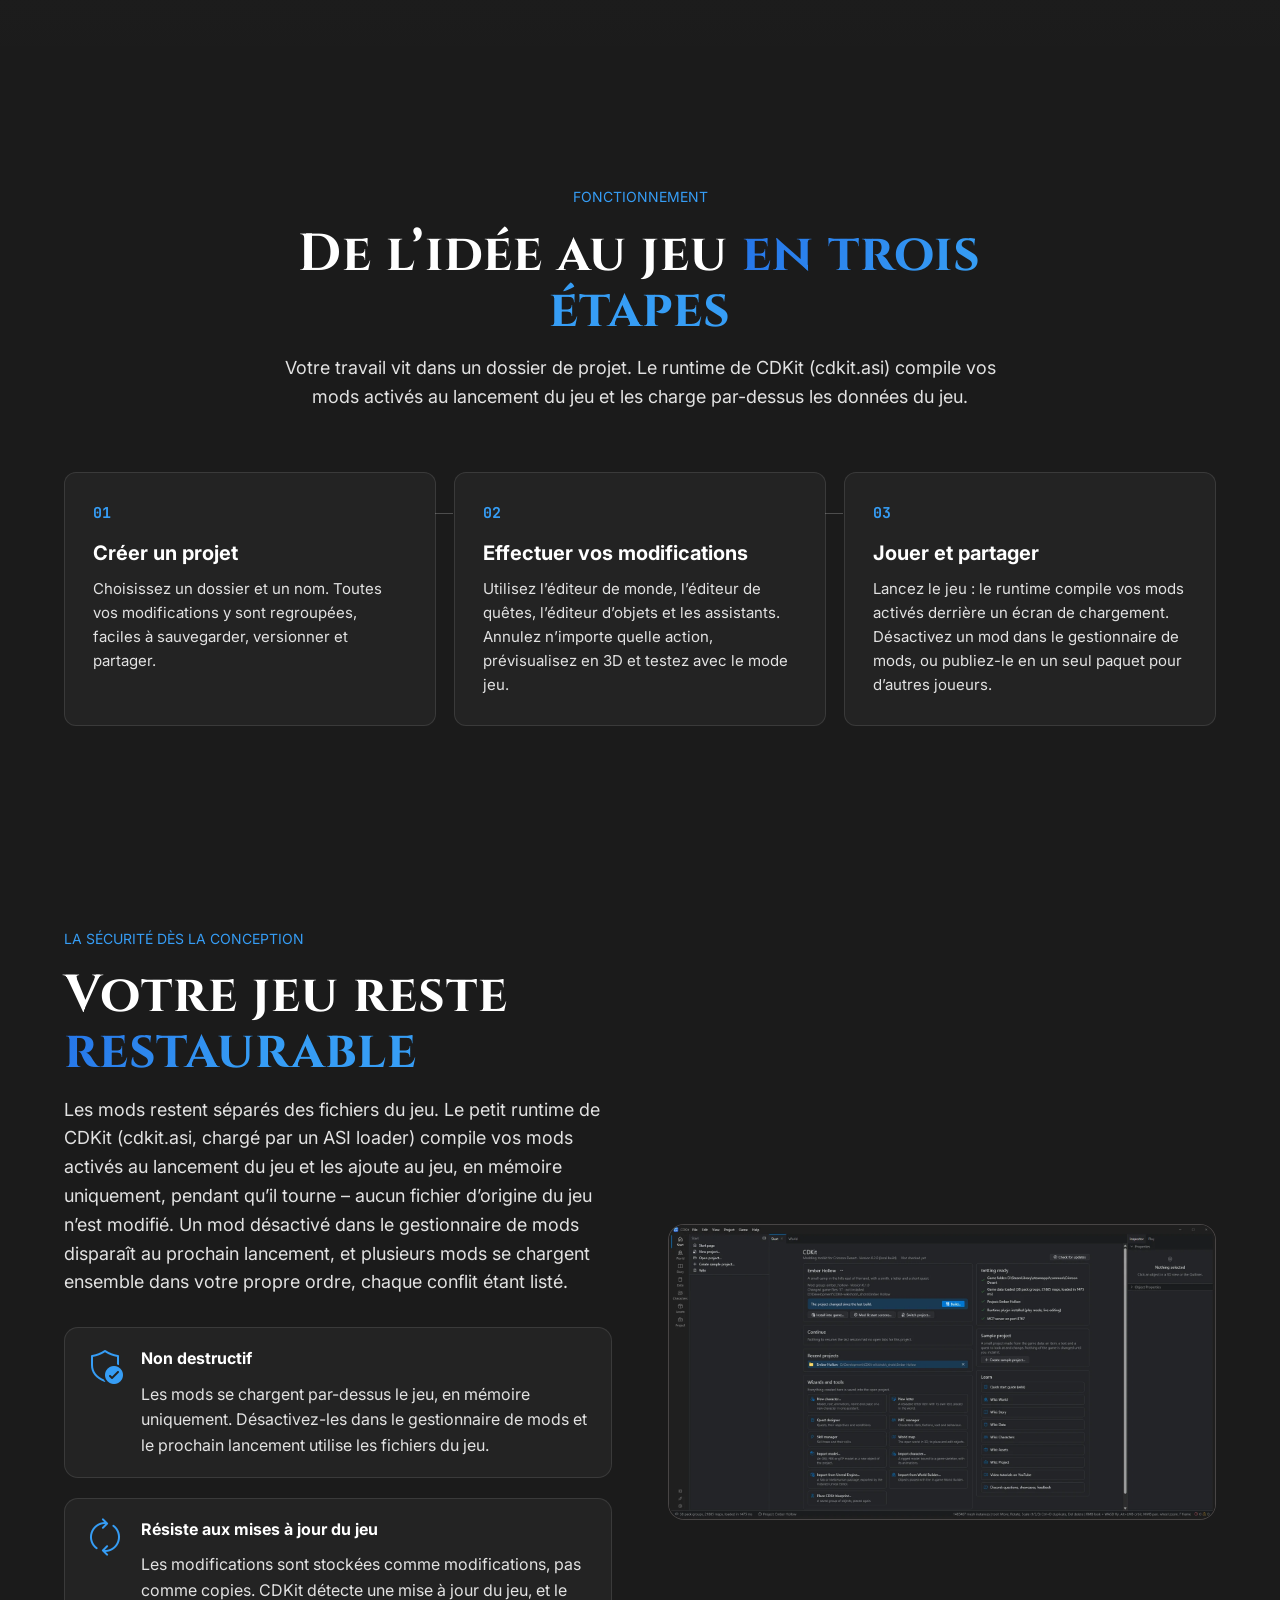
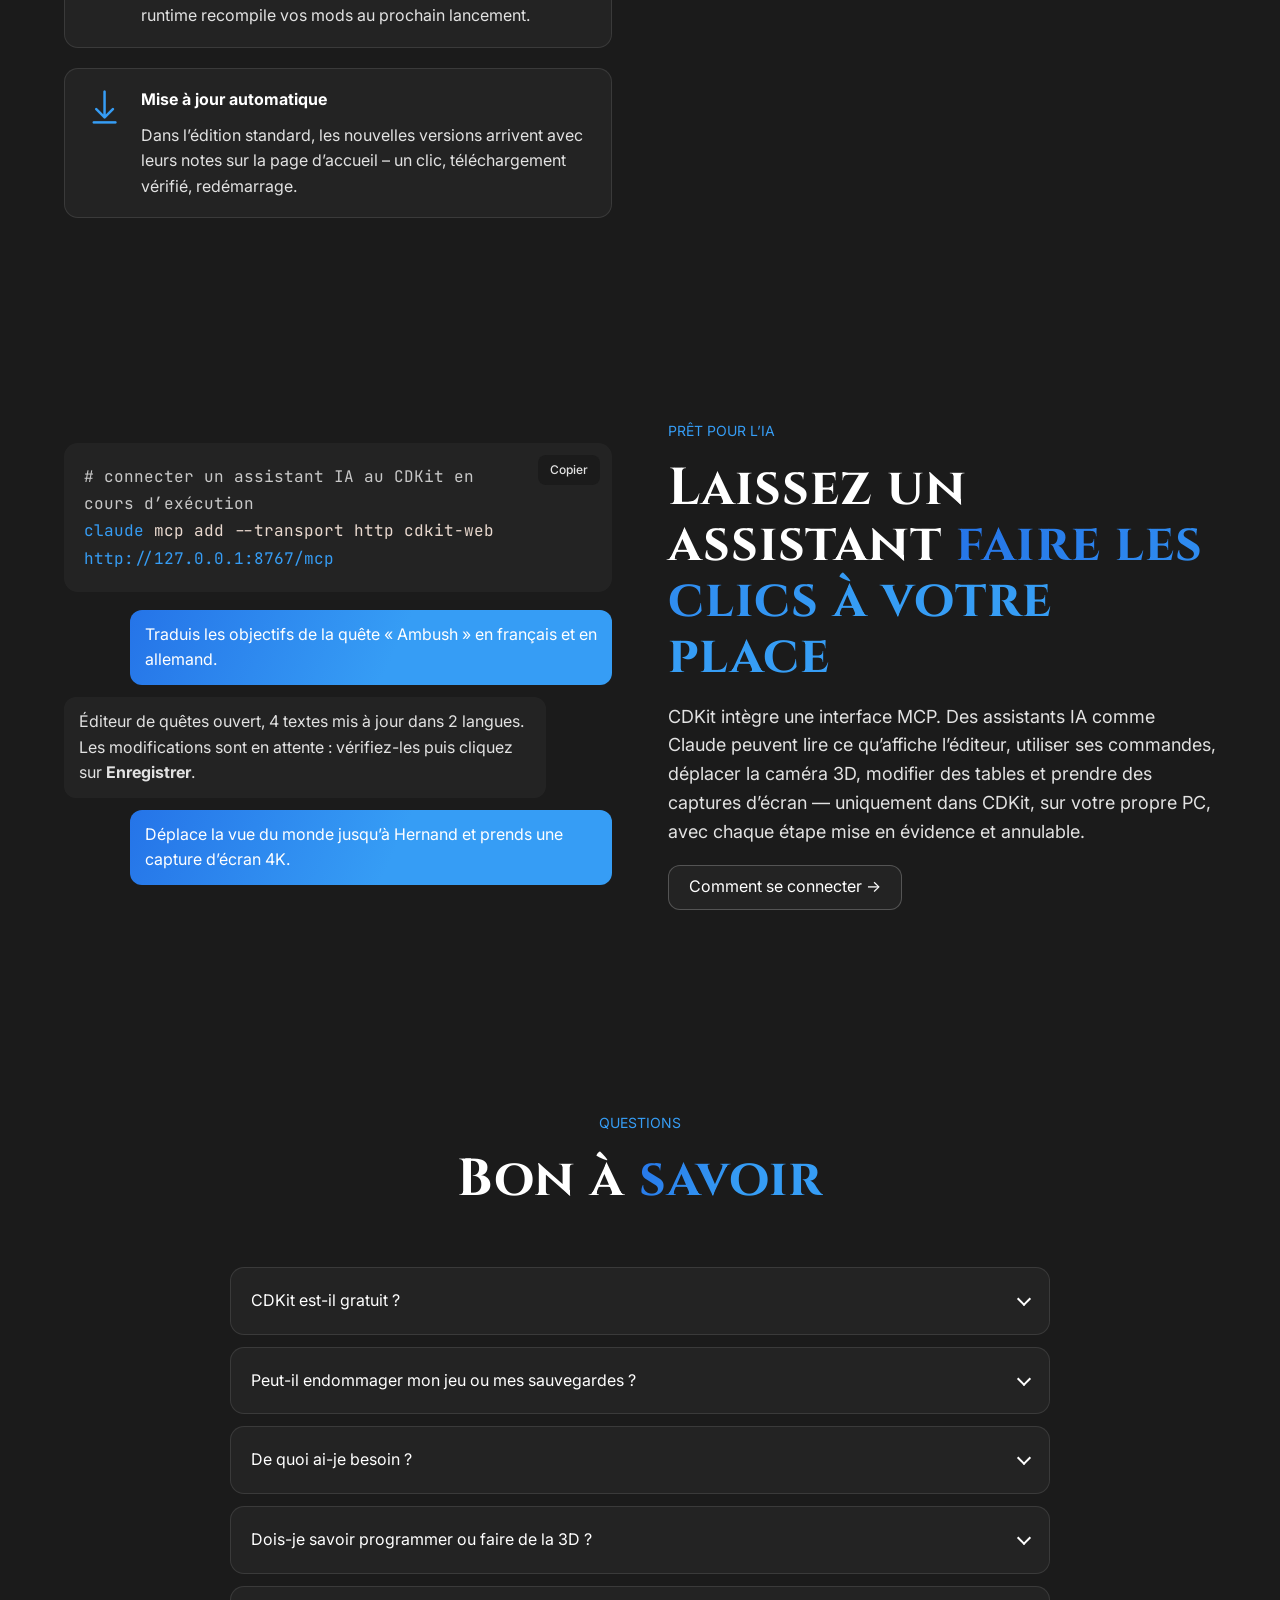
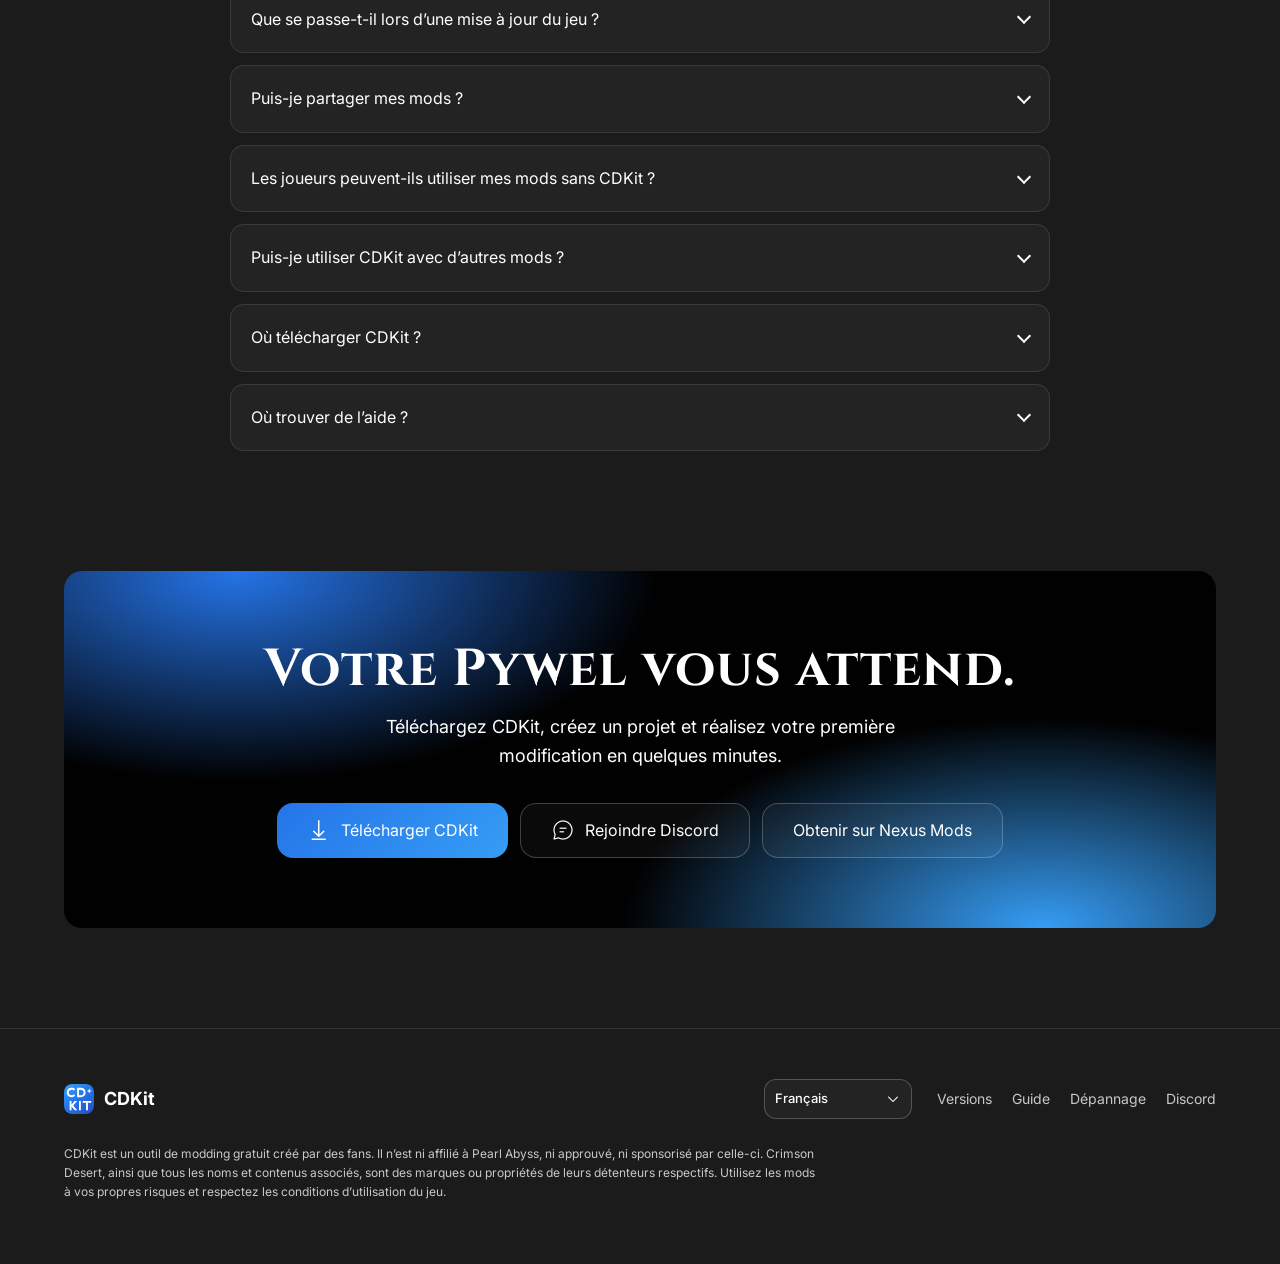
<file: docs/fr/index.html>
<!doctype html>
<html lang="fr">

<head>
  <meta charset="utf-8">
  <meta name="viewport" content="width=device-width, initial-scale=1">
  <title>CDKit – La boîte à outils de modding pour Crimson Desert</title>
  <meta http-equiv="content-language" content="fr">




  <meta name="description" content="Modifiez le monde, sculptez le terrain, créez des quêtes, ajoutez des personnages et installez le tout dans Crimson Desert en un clic. Gratuit, non destructif et mis à jour automatiquement.">






  <meta name="theme-color" content="#0b0809">

  <meta property="og:locale" content="fr_FR">




  <meta property="og:title" content="CDKit – La boîte à outils de modding pour Crimson Desert">










  <meta property="og:description" content="Modifiez le monde, sculptez le terrain, créez des quêtes, ajoutez des personnages et installez le tout dans Crimson Desert en un clic. Gratuit, non destructif et mis à jour automatiquement.">






  <meta property="og:image" content="https://moon-yungg.github.io/CDKit-Releases/assets/og.jpg">




  <meta property="og:image:alt" content="Aperçu de l’éditeur CDKit">






  <meta property="og:type" content="website">
  <meta property="og:site_name" content="CDKit">

  <meta name="twitter:card" content="summary_large_image">




  <meta name="twitter:title" content="CDKit – La boîte à outils de modding pour Crimson Desert">










  <meta name="twitter:description" content="Modifiez le monde, sculptez le terrain, créez des quêtes, ajoutez des personnages et installez le tout dans Crimson Desert en un clic. Gratuit, non destructif et mis à jour automatiquement.">






  <meta name="twitter:image" content="assets/og.jpg">




  <meta name="twitter:image:alt" content="Aperçu de l’éditeur CDKit">







  <link rel="alternate" hreflang="x-default" href="../">
  <link rel="alternate" hreflang="en" href="../">
  <link rel="alternate" hreflang="zh-CN" href="../zh-CN/">
  <link rel="alternate" hreflang="zh-TW" href="../zh-TW/">
  <link rel="alternate" hreflang="de" href="../de/">
  <link rel="alternate" hreflang="fr" href="../fr/">
  <link rel="alternate" hreflang="ko" href="../ko/">
  <link rel="alternate" hreflang="ja" href="../ja/">
  <link rel="alternate" hreflang="es" href="../es/">
  <link rel="alternate" hreflang="pt-BR" href="../pt-BR/">
  <link rel="alternate" hreflang="ru" href="../ru/">
  <link rel="alternate" hreflang="tr" href="../tr/">
  <link rel="icon" href="../assets/logo.svg" type="image/svg+xml">
  <link rel="preconnect" href="https://fonts.googleapis.com">
  <link rel="preconnect" href="https://fonts.gstatic.com" crossorigin>
  <link href="https://fonts.googleapis.com/css2?family=Inter:wght@400;500;600;700&amp;family=Cinzel:wght@600;700&amp;family=JetBrains+Mono:wght@400;500&amp;display=swap" rel="stylesheet">
  <link rel="stylesheet" href="../assets/site.css">
<link rel="canonical" href="https://moon-yungg.github.io/CDKit-Releases/fr/"></head>

<body>

  <header class="nav" id="nav">
    <div class="wrap">
      <a href="#top" class="brand"><img src="../assets/logo.svg" alt="">CDKit</a>
      <nav class="nav-links" id="navLinks">
        <a href="#features">Fonctionnalités</a>
        <a href="#showcase">Aperçu</a>
        <a href="#how">Fonctionnement</a>
        <a href="#ai">AI</a>
        <a href="#faq">FAQ</a>
        <a href="https://github.com/Moon-yungg/CDKit-Releases/wiki">Guide</a>
      </nav>
      <div class="nav-cta">
        <a class="btn btn-sm" href="https://discord.gg/HfkShRJZU" target="_blank" rel="noopener">Discord</a>
        <a class="btn btn-sm btn-primary" href="https://github.com/Moon-yungg/CDKit-Releases/releases/latest">Télécharger</a>
      </div>
      <button class="menu-btn" id="menuBtn" aria-label="Menu" aria-expanded="false" aria-controls="navLinks">
        <span class="fluent-icon" aria-hidden="true">&#xF560;</span>
      </button>
    </div>
  </header>

  <main id="top">

    <!-- ================= HERO ================= -->
    <section class="hero">
      <div class="hero-bg">
        <canvas id="embers" aria-hidden="true"></canvas>
      </div>
      <div class="wrap hero-grid">
        <div>
          <span class="badge"><b>GRATUIT</b><span class="dot"></span><span id="heroBadge">La boîte à outils de modding pour Crimson Desert</span></span>
          <h1 class="serif">Redessinez le <span class="grad-text">monde de Pywel</span></h1>
          <p class="lead">Modifiez le monde ouvert en 3D, sculptez le terrain, écrivez des quêtes, ajoutez vos propres personnages – puis activez votre mod et jouez : le runtime de CDKit l’intègre au jeu au prochain lancement, et les fichiers du jeu restent inchangés.</p>
          <div class="hero-ctas">
            <a class="btn btn-lg btn-primary" id="downloadBtn" href="https://github.com/Moon-yungg/CDKit-Releases/releases/latest/download/CDKit.zip">
              <span class="fluent-icon" aria-hidden="true">&#xF151;</span>
              Télécharger pour Windows
            </a>
            <a class="btn btn-lg" href="https://github.com/Moon-yungg/CDKit-Releases/wiki/Getting-Started">
              <span class="fluent-icon" aria-hidden="true">&#xF286;</span>
              Lire le guide
            </a>
          </div>
          <div class="release-line" id="releaseLine"><span>Windows 10 / 11</span><span>Portable – sans installateur</span><span>Mise à jour automatique</span></div>
        </div>
        <div class="hero-shot" id="heroShot">
          <div class="window">
            <img src="../assets/shots/world-view.webp" alt="L’éditeur de monde CDKit affichant la zone autour de Hernand en 3D" width="1600" height="860" fetchpriority="high">
          </div>
        </div>
      </div>
      <div class="wrap">
        <div class="stats reveal">
          <div class="stat"><strong class="grad-text">0</strong><span>fichier original du jeu modifié</span></div>
          <div class="stat"><strong class="grad-text" data-count="2100000" data-suffix="+">2.1M+</strong><span>fichiers du jeu à parcourir et remplacer</span></div>
          <div class="stat"><strong class="grad-text" data-count="8">8</strong><span>espaces de travail : monde, histoire, données …</span></div>
          <div class="stat"><strong class="grad-text" data-count="11">11</strong><span>langues de l’éditeur</span></div>
        </div>
      </div>
    </section>

    <!-- ================= FEATURES ================= -->
    <section id="features">
      <div class="wrap">
        <div class="section-head reveal">
          <span class="eyebrow">Tout au même endroit</span>
          <h2 class="serif">Une seule boîte à outils. <span class="grad-text">Pour chaque partie du jeu.</span></h2>
          <p>Du simple tonneau déplacé à une nouvelle suite de quêtes avec ses propres personnages, CDKit couvre tout le parcours, de l’idée au mod installé.</p>
        </div>
        <div class="features">
          <article class="card wide reveal">
            <div>
              <div class="icon"><span class="fluent-icon" aria-hidden="true">&#xF45A;</span></div>
              <h3>Un éditeur de monde 3D digne d’un moteur de jeu</h3>
              <p>Parcourez le monde ouvert en streaming tel qu’il apparaît dans le jeu. Sélectionnez, déplacez, faites pivoter, redimensionnez, dupliquez et supprimez des objets avec gizmo, magnétisme et annulation complète. Faites glisser bâtiments, accessoires et arbres depuis un navigateur de plus de 49 000 prefabs.</p>
            </div>
            <img src="../assets/shots/prefab-browser.webp" alt="Navigateur de prefabs à côté de la vue 3D" loading="lazy" width="1600" height="860">
          </article>
          <article class="card reveal">
            <div class="icon"><span class="fluent-icon" aria-hidden="true">&#xF00E8;</span></div>
            <h3>Terrain et végétation</h3>
            <p>Élevez, abaissez et aplanissez le sol, peignez matériaux et forêts au pinceau. La navigation et la carte du monde suivent vos modifications.</p>
          </article>
          <article class="card reveal">
            <div class="icon"><span class="fluent-icon" aria-hidden="true">&#xE178;</span></div>
            <h3>Éditeur de quêtes</h3>
            <p>Visualisez les quêtes comme un flux d’objectifs. Modifiez tâches, récompenses, dialogues, conditions et répliques vocales, ou créez de nouvelles quêtes à partir de modèles.</p>
          </article>
          <article class="card reveal">
            <div class="icon"><span class="fluent-icon" aria-hidden="true">&#xF5BD;</span></div>
            <h3>Vos propres personnages</h3>
            <p>Un assistant prend votre modèle FBX, glTF, Collada ou MetaHuman, le lie au squelette du jeu, associe ses animations et le place dans le monde.</p>
          </article>
          <article class="card reveal">
            <div class="icon"><span class="fluent-icon" aria-hidden="true">&#xF77C;</span></div>
            <h3>Objets, boutiques et butin</h3>
            <p>Renommez et rééquilibrez les objets, modifiez prix et capacités, réapprovisionnez les marchands et choisissez le butin des ennemis et des coffres.</p>
          </article>
          <article class="card reveal">
            <div class="icon"><span class="fluent-icon" aria-hidden="true">&#xF605;</span></div>
            <h3>Mode jeu en une touche</h3>
            <p>Appuyez sur F5 : le jeu démarre directement dans la scène en cours, avec votre mod installé et votre personnage exactement à cet endroit.</p>
          </article>
          <article class="card reveal">
            <div class="icon"><span class="fluent-icon" aria-hidden="true">&#xF833;</span></div>
            <h3>Toutes les langues</h3>
            <p>Modifiez n’importe quel texte du jeu dans n’importe quelle langue. Un bouton affiche le même texte côte à côte dans toutes les langues.
            </p>
          </article>
          <article class="card reveal">
            <div class="icon"><span class="fluent-icon" aria-hidden="true">&#xF75D;</span></div>
            <h3>Toutes les données</h3>
            <p>Toutes les tables de données du jeu, celles du DLC comprises, avec recherche, modifications en masse et aller-retour CSV via Excel ou Google Sheets.
            </p>
          </article>
          <article class="card reveal">
            <div class="icon"><span class="fluent-icon" aria-hidden="true">&#xF286;</span></div>
            <h3>Lettres et univers</h3>
            <p>Écrivez des lettres et parchemins que les joueurs peuvent ramasser et lire, puis placez-les où vous voulez dans le monde.</p>
          </article>
          <article class="card reveal">
            <div class="icon"><span class="fluent-icon" aria-hidden="true">&#xEE65;</span></div>
            <h3>Mods d’interface</h3>
            <p>Modifiez les menus, panneaux et aides de touches du jeu. CDKit compile chaque panneau modifié dans le format d’interface du jeu lors de la compilation de vos mods.</p>
          </article>
          <article class="card reveal">
            <div class="icon"><span class="fluent-icon" aria-hidden="true">&#xF592;</span></div>
            <h3>Outils de textures</h3>
            <p>Associez des textures en masse, créez des variantes de couleur, combinez des calques, convertissez DDS et PNG et créez des icônes d’objets.</p>
          </article>
          <article class="card reveal">
            <div class="icon"><span class="fluent-icon" aria-hidden="true">&#xE7DA;</span></div>
            <h3>Un éditeur moderne</h3>
            <p>Huit espaces de travail (Accueil, Rechercher, Monde, Projet, Scénario, Données, Personnages, Ressources), chaque objet, quête et PNJ dans son propre onglet, une palette de commandes pour tout et la récupération après plantage – en thème sombre ou clair.</p>
          </article>
        </div>
      </div>
    </section>

    <!-- ================= SHOWCASE ================= -->
    <section id="showcase" class="showcase">
      <div class="wrap">
        <div class="section-head center reveal">
          <span class="eyebrow">Jetez un œil</span>
          <h2 class="serif">Pensé pour les créateurs, <span class="grad-text">pas pour les formats de fichiers</span></h2>
          <p>Pas d’édition hexadécimale ni d’archives à décompresser à la main. CDKit comprend les formats du jeu pour que vous puissiez vous concentrer sur votre mod.</p>
        </div>
        <div class="show-grid reveal">
          <div class="tabs" role="tablist" id="tabs" aria-label="Aperçu"><button class="tab" type="button" role="tab" data-id="world" id="tab-world" aria-controls="showcasePanel" aria-selected="true" tabindex="0">Éditeur de monde</button><button class="tab" type="button" role="tab" data-id="quests" id="tab-quests" aria-controls="showcasePanel" aria-selected="false" tabindex="-1">Éditeur de quêtes</button><button class="tab" type="button" role="tab" data-id="characters" id="tab-characters" aria-controls="showcasePanel" aria-selected="false" tabindex="-1">Nouveaux personnages</button><button class="tab" type="button" role="tab" data-id="items" id="tab-items" aria-controls="showcasePanel" aria-selected="false" tabindex="-1">Objets</button><button class="tab" type="button" role="tab" data-id="files" id="tab-files" aria-controls="showcasePanel" aria-selected="false" tabindex="-1">Fichiers du jeu</button><button class="tab" type="button" role="tab" data-id="map" id="tab-map" aria-controls="showcasePanel" aria-selected="false" tabindex="-1">Carte du monde</button></div>
          <div class="stage" id="showcasePanel" role="tabpanel" aria-labelledby="tab-world">
            <div class="window">
              <img id="stageImg" src="../assets/shots/world-view.webp" alt="Modifiez le monde là où il se trouve" width="1600" height="860">
            </div>
            <div class="stage-text">
              <h3 id="stageHead">Modifiez le monde là où il se trouve</h3>
              <p id="stageText">Le monde ouvert se charge autour de la caméra avec le terrain, la végétation, le ciel et tous les objets, comme dans le jeu.</p>
              <ul class="checks" id="stageList"><li>Voler avec WASD, orbiter, cadrer avec F</li><li>Déplacer, pivoter et redimensionner avec magnétisme</li><li>Placer des prefabs par glisser-déposer</li><li>Focus, phases, itinéraires et routes</li></ul>
            </div>
          </div>
        </div>
      </div>
    </section>

    <!-- ================= HOW ================= -->
    <section id="how">
      <div class="wrap">
        <div class="section-head center reveal">
          <span class="eyebrow">Fonctionnement</span>
          <h2 class="serif">De l’idée au jeu <span class="grad-text">en trois étapes</span></h2>
          <p>Votre travail vit dans un dossier de projet. Le runtime de CDKit (cdkit.asi) compile vos mods activés au lancement du jeu et les charge par-dessus les données du jeu.</p>
        </div>
        <div class="steps">
          <div class="step reveal">
            <h3>Créer un projet</h3>
            <p>Choisissez un dossier et un nom. Toutes vos modifications y sont regroupées, faciles à sauvegarder, versionner et partager.</p>
          </div>
          <div class="step reveal">
            <h3>Effectuer vos modifications</h3>
            <p>Utilisez l’éditeur de monde, l’éditeur de quêtes, l’éditeur d’objets et les assistants. Annulez n’importe quelle action, prévisualisez en 3D et testez avec le mode jeu.</p>
          </div>
          <div class="step reveal">
            <h3>Jouer et partager</h3>
            <p>Lancez le jeu : le runtime compile vos mods activés derrière un écran de chargement. Désactivez un mod dans le gestionnaire de mods, ou publiez-le en un seul paquet pour d’autres joueurs.</p>
          </div>
        </div>
      </div>
    </section>

    <!-- ================= SAFE ================= -->
    <section>
      <div class="wrap split">
        <div class="reveal">
          <span class="eyebrow">La sécurité dès la conception</span>
          <h2 class="serif">Votre jeu reste <span class="grad-text">restaurable</span></h2>
          <p style="color:var(--muted);font-size:18px;margin:0">Les mods restent séparés des fichiers du jeu. Le petit runtime de CDKit (cdkit.asi, chargé par un ASI loader) compile vos mods activés au lancement du jeu et les ajoute au jeu, en mémoire uniquement, pendant qu’il tourne – aucun fichier d’origine du jeu n’est modifié. Un mod désactivé dans le gestionnaire de mods disparaît au prochain lancement, et plusieurs mods se chargent ensemble dans votre propre ordre, chaque conflit étant listé.</p>
          <div class="pill-list">
            <div class="pill">
              <div class="icon"><span class="fluent-icon" aria-hidden="true">&#xEAC8;</span></div>
              <div>
                <h4>Non destructif</h4>
                <p>Les mods se chargent par-dessus le jeu, en mémoire uniquement. Désactivez-les dans le gestionnaire de mods et le prochain lancement utilise les fichiers du jeu.</p>
              </div>
            </div>
            <div class="pill">
              <div class="icon"><span class="fluent-icon" aria-hidden="true">&#xF190;</span></div>
              <div>
                <h4>Résiste aux mises à jour du jeu</h4>
                <p>Les modifications sont stockées comme modifications, pas comme copies. CDKit détecte une mise à jour du jeu, et le runtime recompile vos mods au prochain lancement.</p>
              </div>
            </div>
            <div class="pill">
              <div class="icon"><span class="fluent-icon" aria-hidden="true">&#xF151;</span></div>
              <div>
                <h4>Mise à jour automatique</h4>
                <p>Dans l’édition standard, les nouvelles versions arrivent avec leurs notes sur la page d’accueil – un clic, téléchargement vérifié, redémarrage.</p>
              </div>
            </div>
          </div>
        </div>
        <div class="reveal">
          <div class="window">
            <img src="../assets/shots/start-page.webp" alt="La page d&#x27;accueil de CDKit avec la prochaine étape de votre projet" loading="lazy" width="1600" height="860">
          </div>
        </div>
      </div>
    </section>

    <!-- ================= AI ================= -->
    <section id="ai">
      <div class="wrap split">
        <div class="reveal">
          <div class="code" id="mcpCode"><button class="copy" data-copy="claude mcp add --transport http cdkit-web http://127.0.0.1:8767/mcp">Copier</button><span class="code-line c"># connecter un assistant IA au CDKit en cours d’exécution</span><span class="code-line"><span class="k">claude</span> mcp add --transport http cdkit-web <span class="s">http://127.0.0.1:8767/mcp</span></span></div>
          <div class="chat">
            <div class="bubble me">Traduis les objectifs de la quête « Ambush » en français et en allemand.</div>
            <div class="bubble ai">Éditeur de quêtes ouvert, 4 textes mis à jour dans 2 langues. Les modifications sont en attente : vérifiez-les puis cliquez sur <b>Enregistrer</b>.</div>
            <div class="bubble me">Déplace la vue du monde jusqu’à Hernand et prends une capture d’écran 4K.</div>
          </div>
        </div>
        <div class="reveal">
          <span class="eyebrow">Prêt pour l’IA</span>
          <h2 class="serif">Laissez un assistant <span class="grad-text">faire les clics à votre place</span></h2>
          <p style="color:var(--muted);font-size:18px">CDKit intègre une interface MCP. Des assistants IA comme Claude peuvent lire ce qu’affiche l’éditeur, utiliser ses commandes, déplacer la caméra 3D, modifier des tables et prendre des captures d’écran — uniquement dans CDKit, sur votre propre PC, avec chaque étape mise en évidence et annulable.</p>
          <a class="btn" href="https://github.com/Moon-yungg/CDKit-Releases/wiki/AI-Assistants-MCP">Comment se connecter →</a>
        </div>
      </div>
    </section>

    <!-- ================= FAQ ================= -->
    <section id="faq">
      <div class="wrap">
        <div class="section-head center reveal">
          <span class="eyebrow">Questions</span>
          <h2 class="serif">Bon à <span class="grad-text">savoir</span></h2>
        </div>
        <div class="faq reveal">
          <details>
            <summary>CDKit est-il gratuit ?</summary>
            <p>Oui. Téléchargez-le, décompressez-le et lancez <code>CDkit.exe</code> — aucun compte, aucun installateur.</p>
          </details>
          <details>
            <summary>Peut-il endommager mon jeu ou mes sauvegardes ?</summary>
            <p>Aucun fichier d’origine du jeu n’est modifié. Le runtime cdkit.asi (chargé par un ASI loader dans bin64) compile vos mods activés au lancement du jeu, avec un écran de chargement, et les ajoute au jeu, en mémoire uniquement, pendant qu’il tourne. « Désactiver ce mod » ou « Désactiver tous les mods » dans le gestionnaire de mods les désactive, et le prochain lancement utilise les fichiers du jeu. Le mode jeu bloque la sauvegarde, vos sauvegardes restent donc intactes pendant les tests.</p>
          </details>
          <details>
            <summary>De quoi ai-je besoin ?</summary>
            <p>Windows 10 ou 11 (64 bits), Crimson Desert sur Steam, une carte graphique DirectX 12 et le Microsoft Edge WebView2 Runtime (inclus dans Windows 11 et dans tout Windows 10 à jour). Pour jouer avec des mods, le jeu a besoin d’un ASI loader dans son dossier bin64, par exemple Ultimate ASI Loader (non fourni). Le mode jeu et l’aperçu en direct utilisent également le plugin World Builder ; l’import de paquets MetaHuman/Fab nécessite Unreal Engine.
            </p>
          </details>
          <details>
            <summary>Dois-je savoir programmer ou faire de la 3D ?</summary>
            <p>Non. La plupart des tâches — déplacer des objets, modifier des objets, éditer des quêtes et des textes — se font avec des formulaires et la souris. Pour vos propres modèles, il suffit d’un fichier 3D ; l’assistant s’occupe du reste.</p>
          </details>
          <details>
            <summary>Que se passe-t-il lors d’une mise à jour du jeu ?</summary>
            <p>CDKit détecte la nouvelle version du jeu et indique les projets concernés. Le runtime recompile vos mods pour le jeu mis à jour au prochain lancement – rien à réinstaller, et vos modifications sont conservées dans presque tous les cas. Une mise à jour importante peut d’abord demander une nouvelle version de CDKit ; les notes de version indiquent les versions du jeu prises en charge.</p>
          </details>
          <details>
            <summary>Puis-je partager mes mods ?</summary>
            <p>Oui. « Publier le mod » écrit votre mod en un seul paquet .cdpkg, plus un ZIP pour les sites de mods. Les autres l’ajoutent avec « Importer un mod », glissent leurs mods dans leur propre ordre de chargement, vérifient les conflits, et peuvent mettre à jour un mod ou annuler une mise à jour.</p>
          </details>
          <details>
            <summary>Les joueurs peuvent-ils utiliser mes mods sans CDKit ?</summary>
            <p>Oui. Ils téléchargent CDKit Runtime (cdkit.asi et un dossier mods) depuis les versions GitHub, le décompressent dans le dossier du jeu, ajoutent un ASI loader et placent les fichiers .cdpkg dans bin64\CDKit\mods.</p>
          </details>
          <details>
            <summary>Puis-je utiliser CDKit avec d’autres mods ?</summary>
            <p>Oui, la plupart des mods ASI fonctionnent très bien à côté. N’utilisez pas en même temps deux chargeurs de mods qui chargent leurs propres fichiers : ils interceptent les mêmes fonctions du jeu et peuvent le faire planter. Gardez-en un seul dans bin64.</p>
          </details>
          <details>
            <summary>Où télécharger CDKit ?</summary>
            <p>Il existe deux éditions avec les mêmes éditeurs : l’édition standard, depuis les versions GitHub, avec mises à jour intégrées, et l’édition Nexus sur Nexus Mods, qui n’ouvre aucune connexion Internet par elle-même et se met à jour via sa page Nexus.</p>
          </details>
          <details>
            <summary>Où trouver de l’aide ?</summary>
            <p>Commencez par le <a href="https://github.com/Moon-yungg/CDKit-Releases/wiki">guide</a>, puis posez vos questions sur notre <a href="https://discord.gg/HfkShRJZU" target="_blank" rel="noopener">Discord</a>.</p>
          </details>
        </div>
      </div>
    </section>

    <!-- ================= CTA ================= -->
    <section style="padding-top:20px">
      <div class="wrap">
        <div class="cta reveal">
          <h2 class="serif">Votre Pywel vous attend.</h2>
          <p>Téléchargez CDKit, créez un projet et réalisez votre première modification en quelques minutes.</p>
          <div class="hero-ctas">
            <a class="btn btn-lg btn-primary" href="https://github.com/Moon-yungg/CDKit-Releases/releases/latest">
              <span class="fluent-icon" aria-hidden="true">&#xF151;</span>
              Télécharger CDKit
            </a>
            <a class="btn btn-lg" href="https://discord.gg/HfkShRJZU" target="_blank" rel="noopener">
              <span class="fluent-icon" aria-hidden="true">&#xF286;</span>
              Rejoindre Discord
            </a>
            <a class="btn btn-lg" href="https://www.nexusmods.com/crimsondesert/mods/3789" target="_blank" rel="noopener">Obtenir sur Nexus Mods</a>
          </div>
        </div>
      </div>
    </section>

  </main>

  <footer>
    <div class="wrap">
      <div class="foot">
        <a href="#top" class="brand"><img src="../assets/logo.svg" alt="">CDKit</a>
        <div class="lang-picker">
          <details class="lang-menu">
<summary class="lang-select" aria-label="Select language"><span>Français</span><span class="fluent-icon lang-chevron" aria-hidden="true">&#xF2A2;</span></summary>
<nav class="lang-options" aria-label="Select language">
<a class="lang-option" href="../?manual=language" lang="en" hreflang="en">English</a>
<a class="lang-option" href="../zh-CN/" lang="zh-CN" hreflang="zh-CN">简体中文</a>
<a class="lang-option" href="../zh-TW/" lang="zh-TW" hreflang="zh-TW">繁體中文</a>
<a class="lang-option" href="../de/" lang="de" hreflang="de">Deutsch</a>
<a class="lang-option" href="../fr/" lang="fr" hreflang="fr" aria-current="page">Français</a>
<a class="lang-option" href="../ko/" lang="ko" hreflang="ko">한국어</a>
<a class="lang-option" href="../ja/" lang="ja" hreflang="ja">日本語</a>
<a class="lang-option" href="../es/" lang="es" hreflang="es">Español</a>
<a class="lang-option" href="../pt-BR/" lang="pt-BR" hreflang="pt-BR">Português (Brasil)</a>
<a class="lang-option" href="../ru/" lang="ru" hreflang="ru">Русский</a>
<a class="lang-option" href="../tr/" lang="tr" hreflang="tr">Türkçe</a>
</nav>
</details>
        </div>
        <nav>
          <a href="https://github.com/Moon-yungg/CDKit-Releases/releases">Versions</a>
          <a href="https://github.com/Moon-yungg/CDKit-Releases/wiki">Guide</a>
          <a href="https://github.com/Moon-yungg/CDKit-Releases/wiki/Troubleshooting">Dépannage</a>
          <a href="https://discord.gg/HfkShRJZU" target="_blank" rel="noopener">Discord</a>
        </nav>
      </div>
      <p class="disclaimer">CDKit est un outil de modding gratuit créé par des fans. Il n’est ni affilié à Pearl Abyss, ni approuvé, ni sponsorisé par celle-ci. Crimson Desert, ainsi que tous les noms et contenus associés, sont des marques ou propriétés de leurs détenteurs respectifs. Utilisez les mods à vos propres risques et respectez les conditions d’utilisation du jeu.</p>
    </div>
  </footer>

  <div class="lightbox" id="lightbox" role="dialog" aria-modal="true" aria-label="Visionneuse de capture" aria-hidden="true">
    <button class="lightbox-close" type="button" aria-label="Fermer la capture"><span class="fluent-icon" aria-hidden="true"></span></button>
    <img alt="">
  </div>
<script src="../assets/site-fr.js" defer></script>
</body>

</html>
</file>
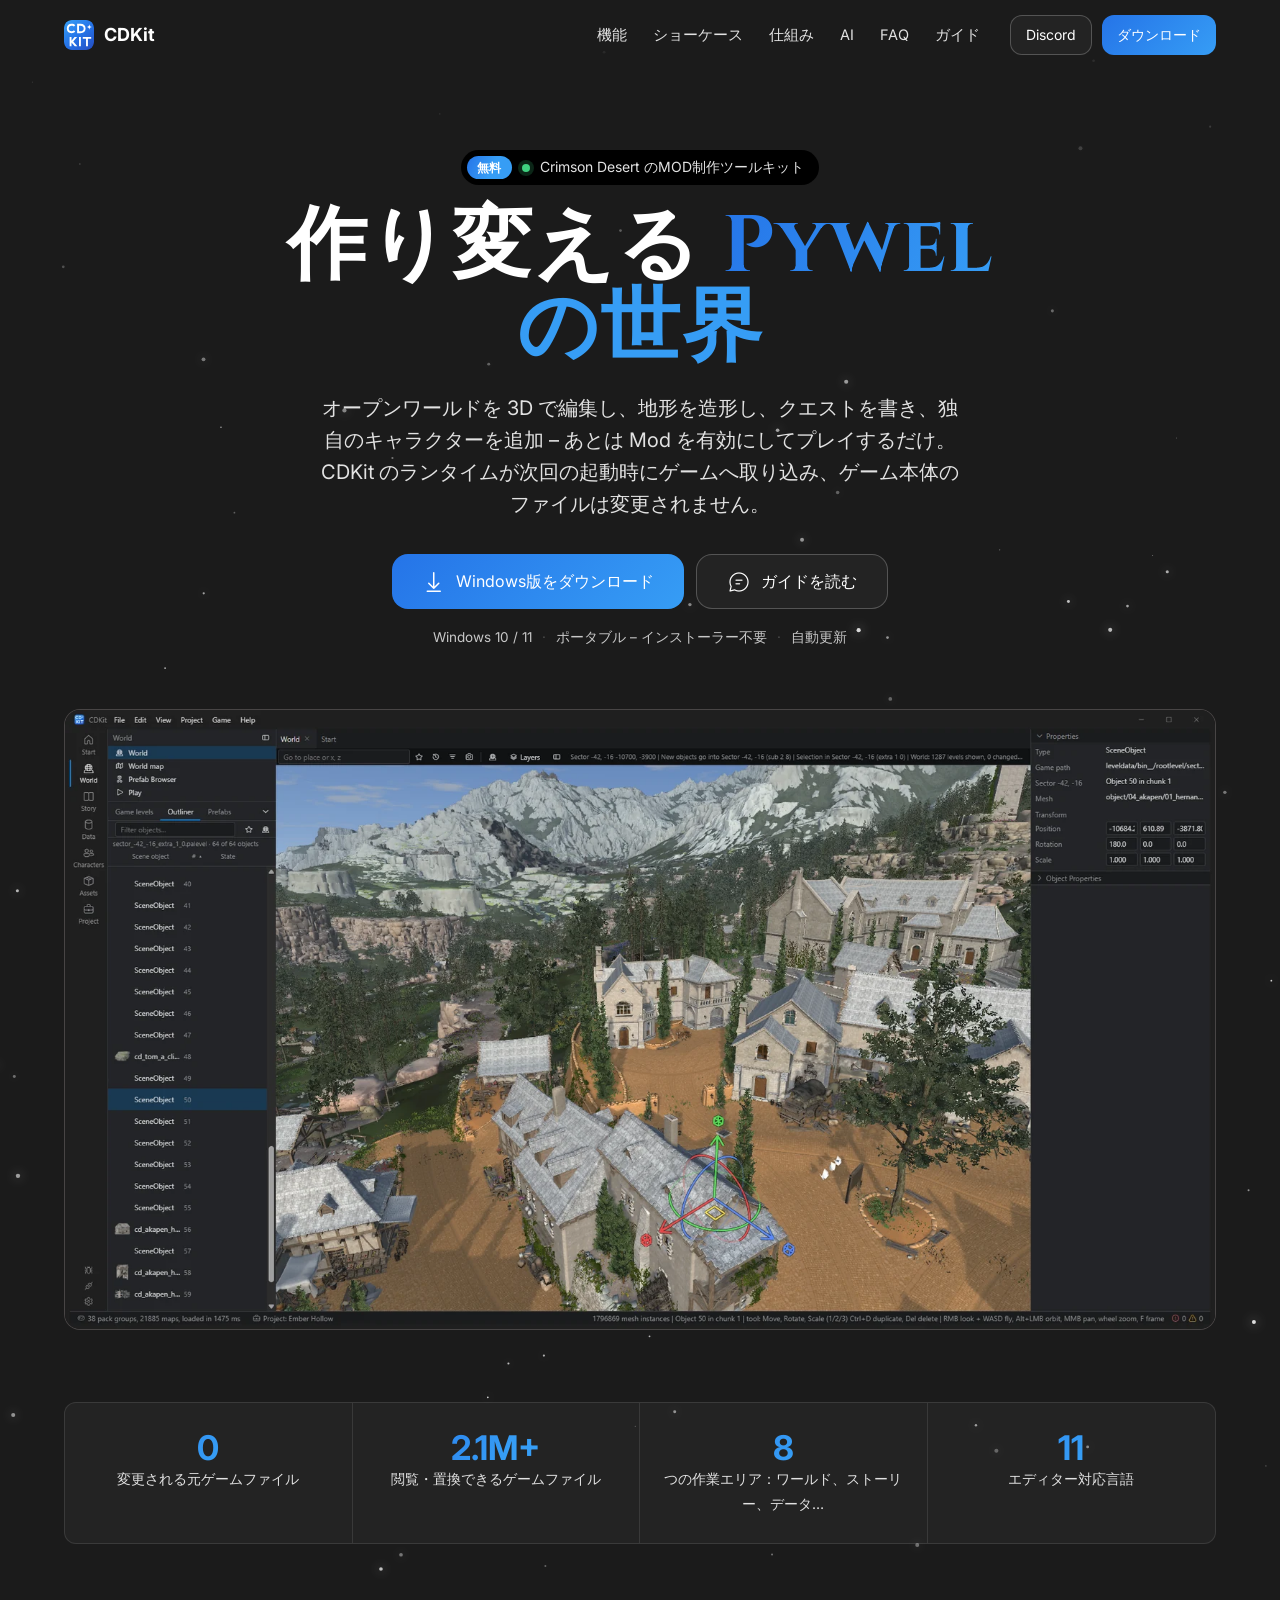
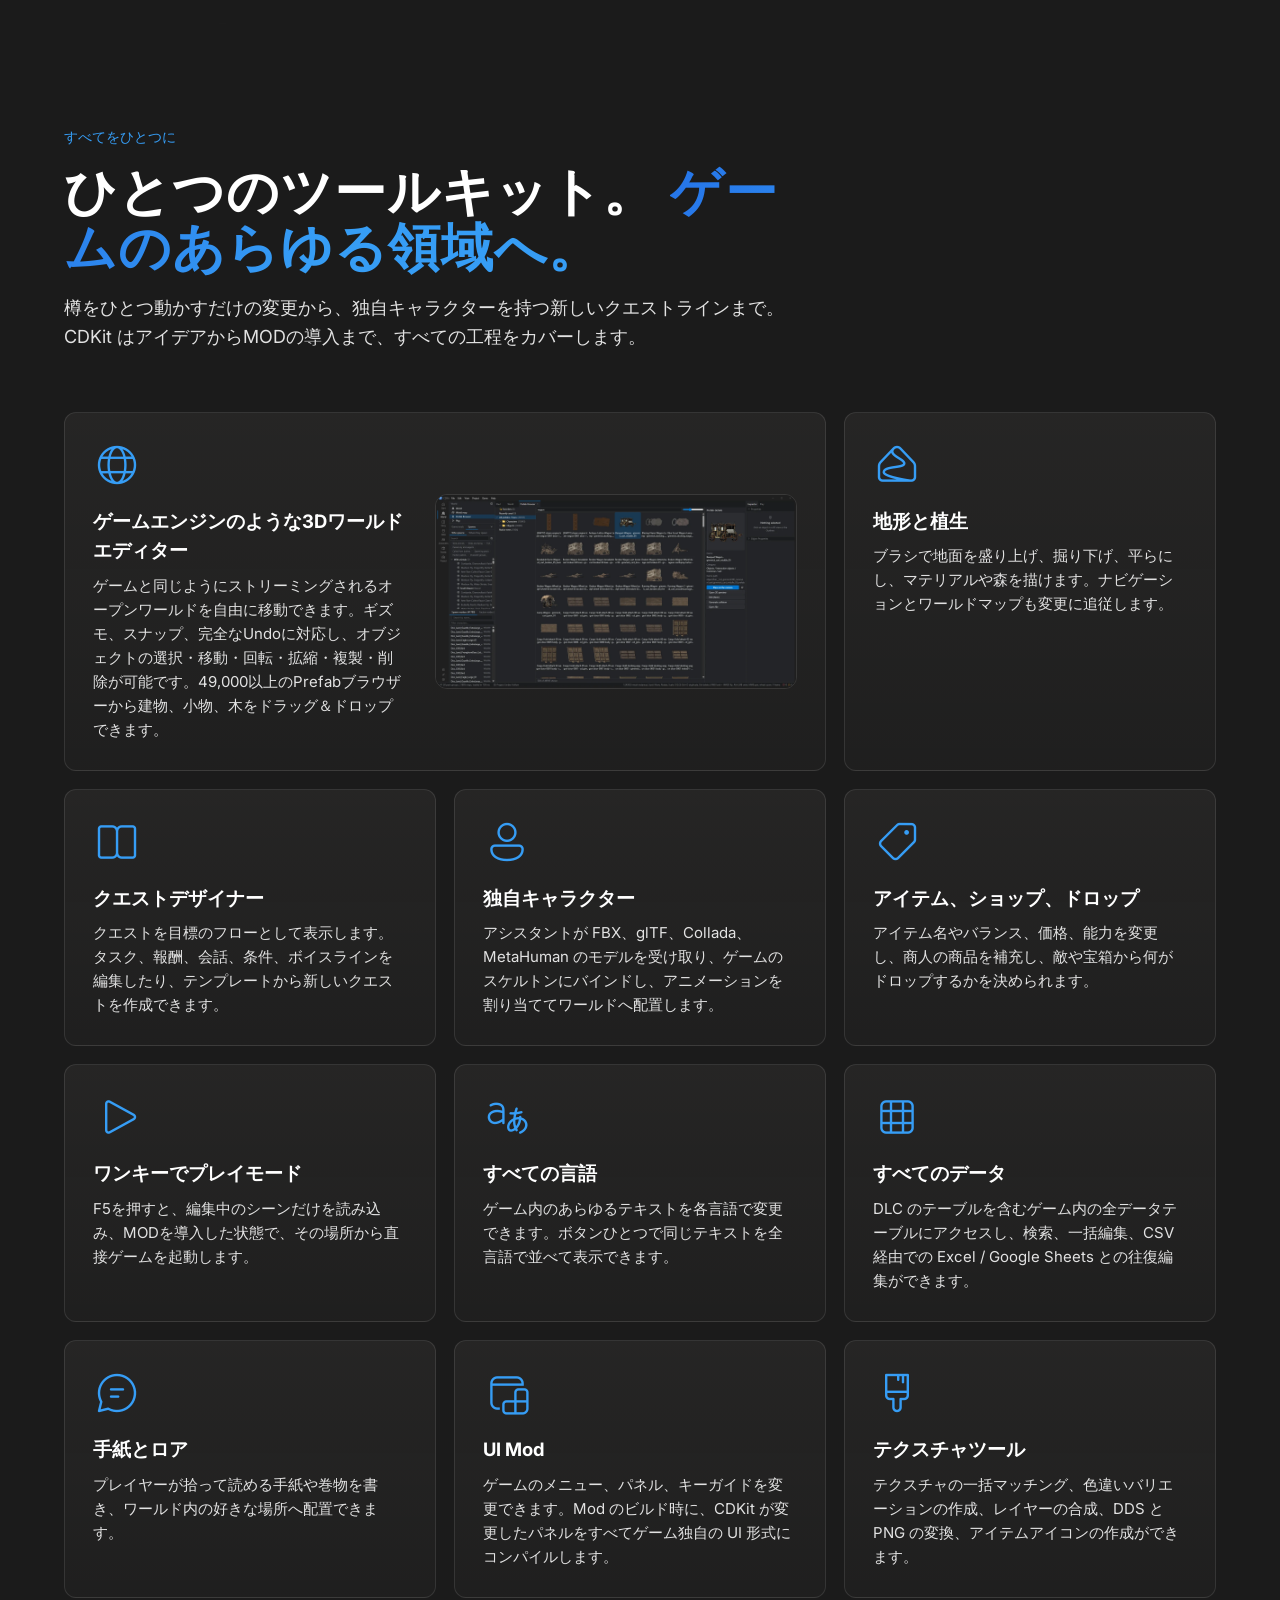
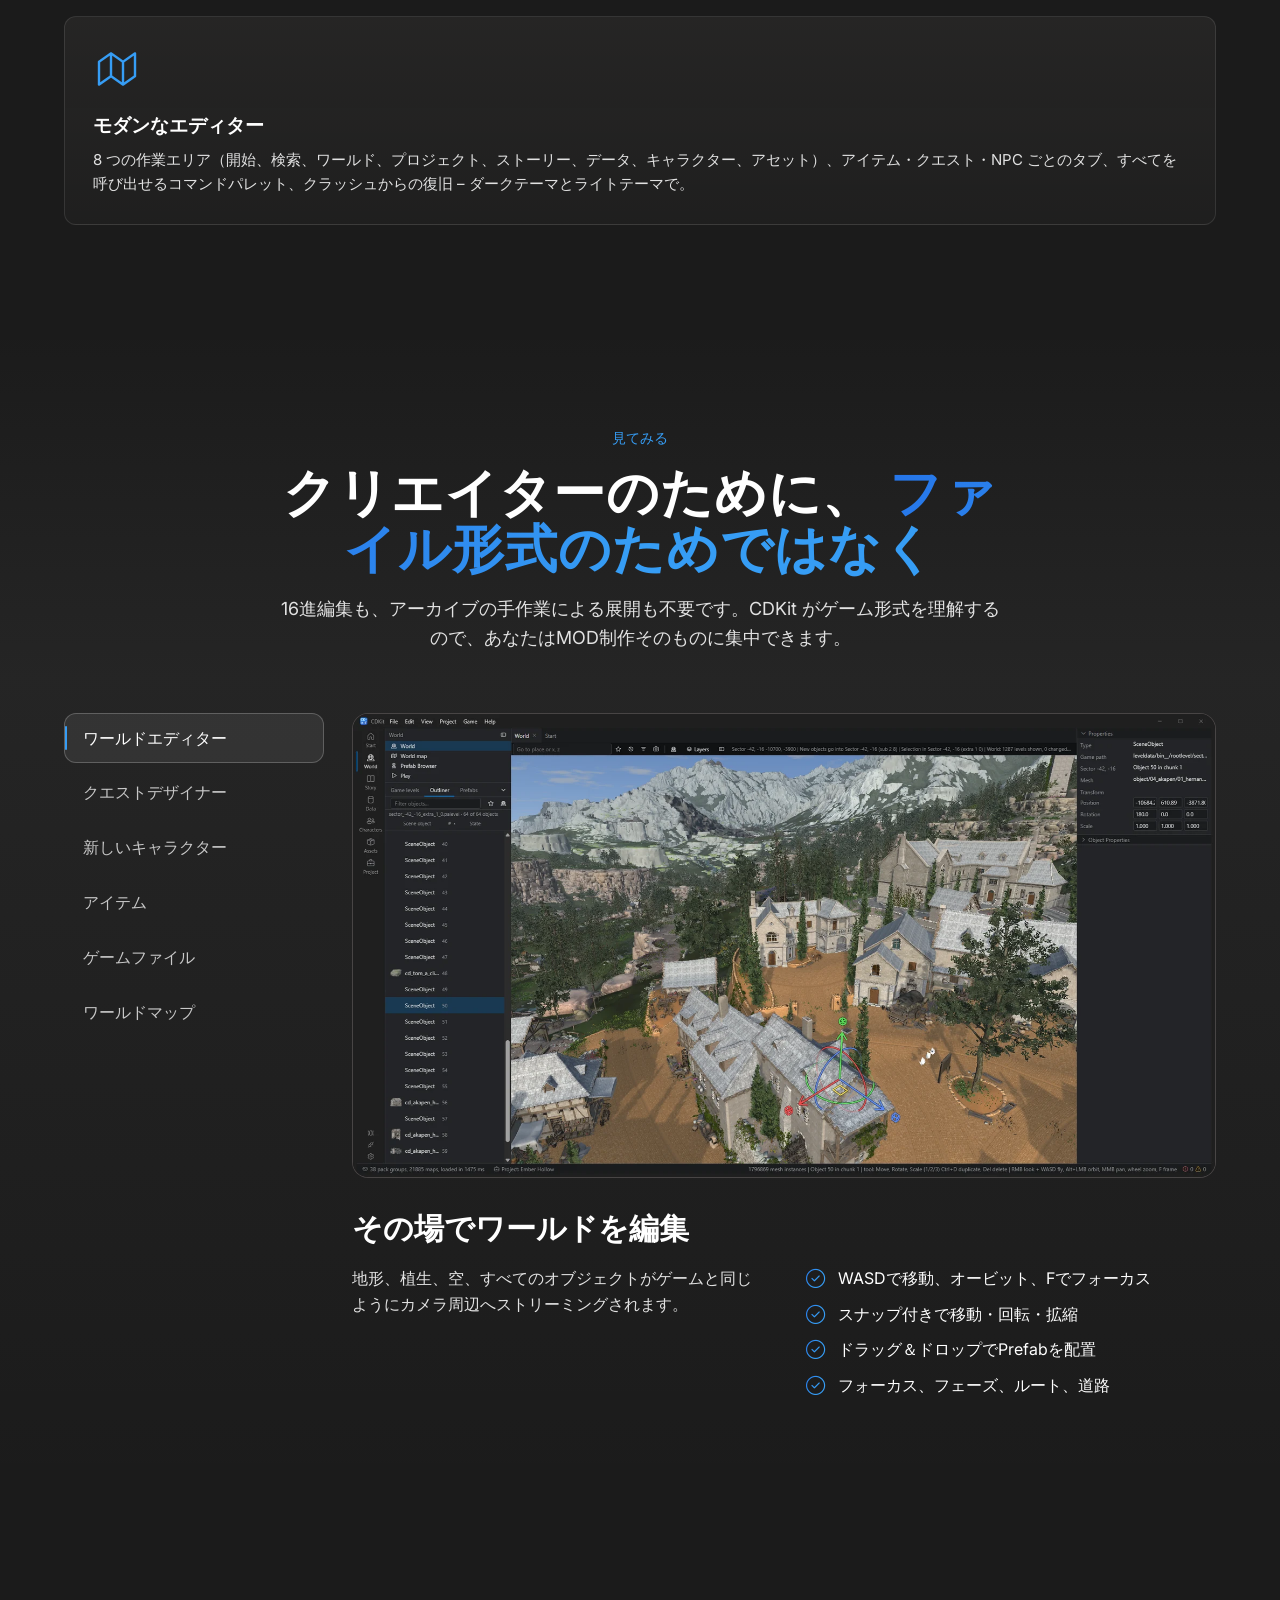
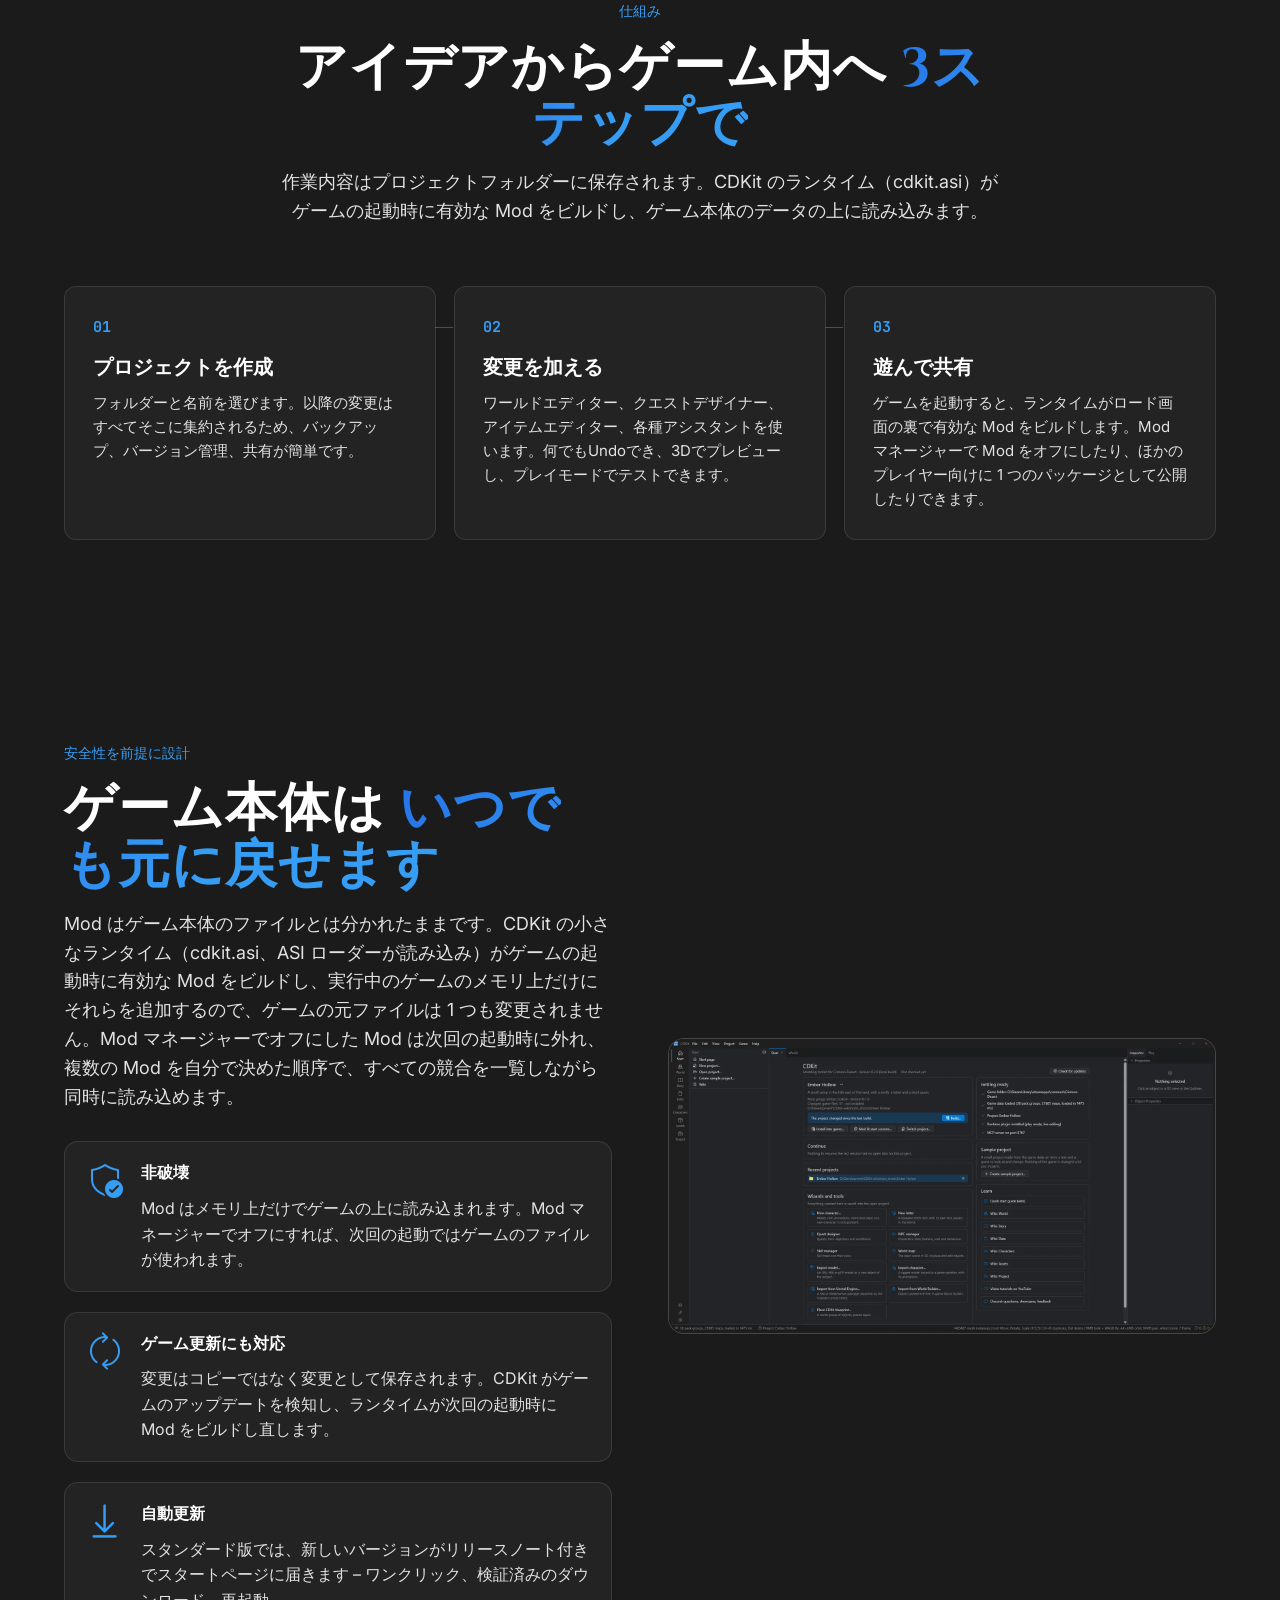
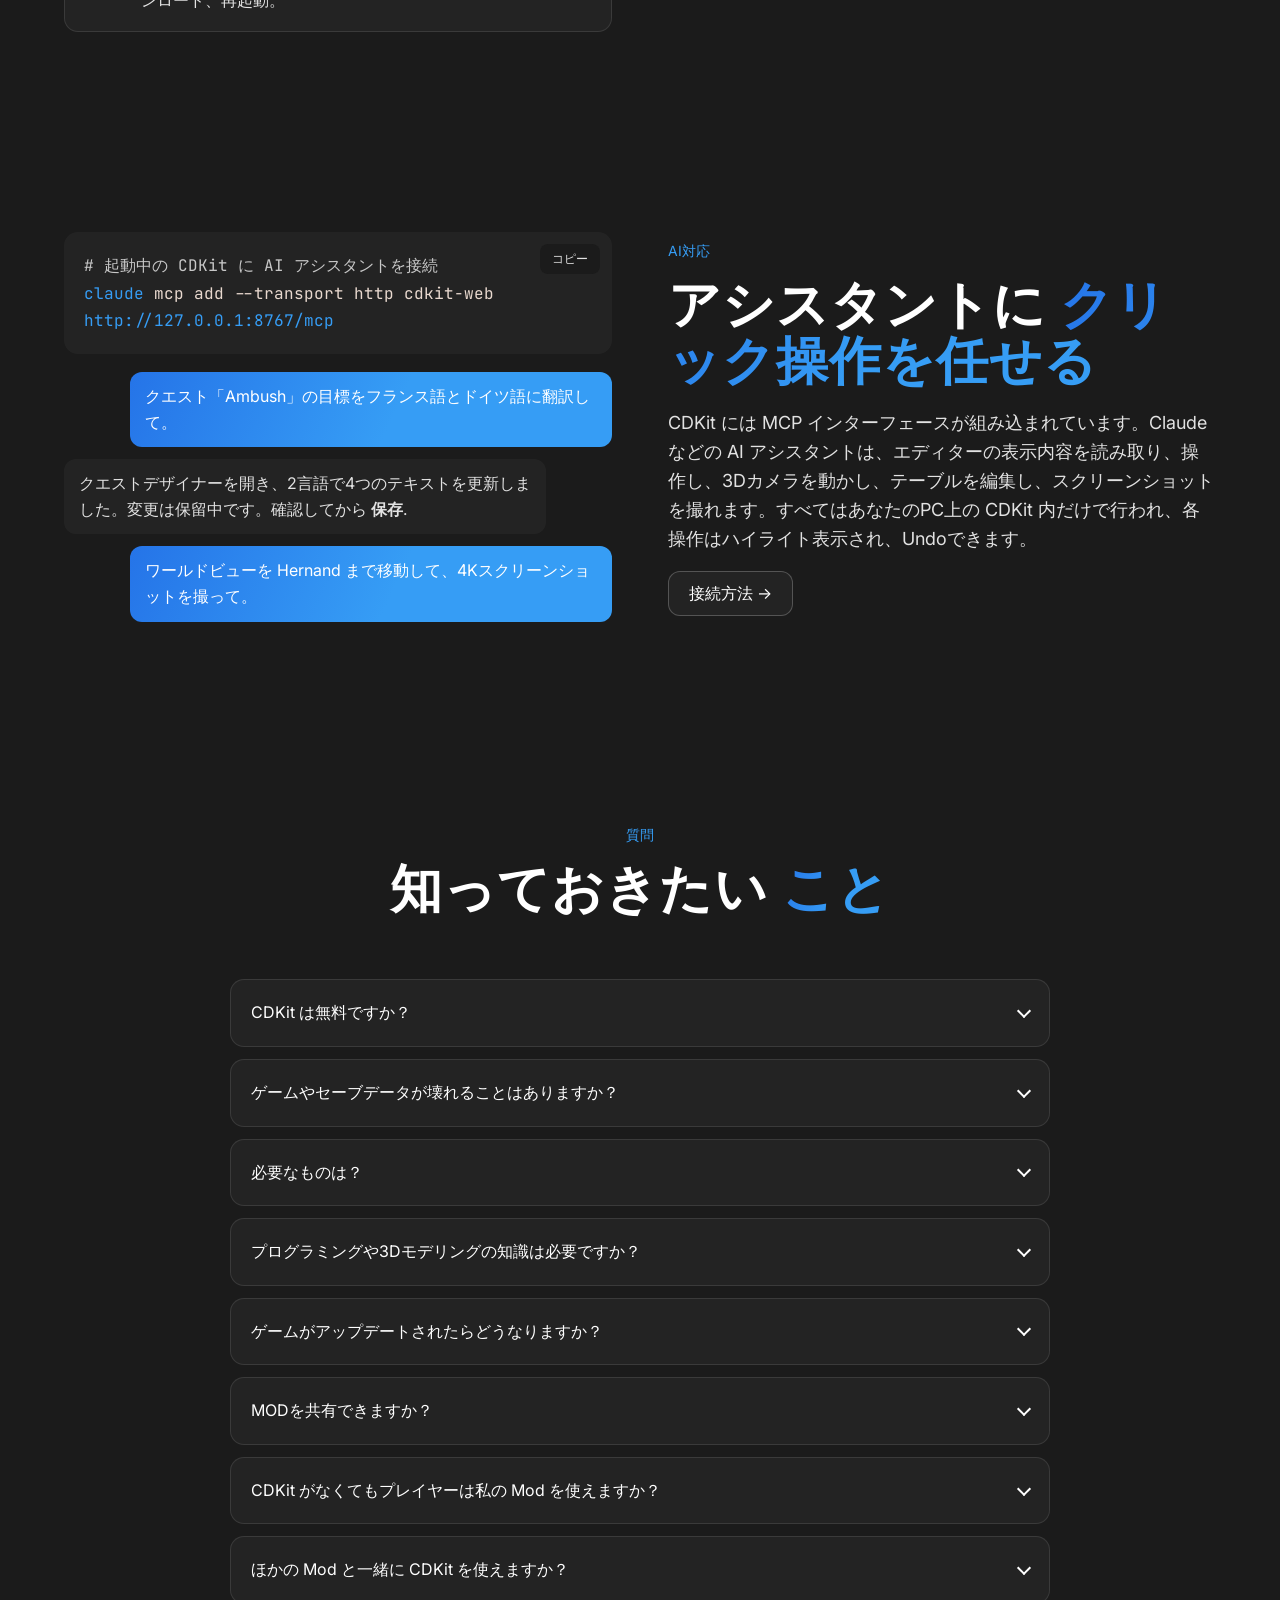
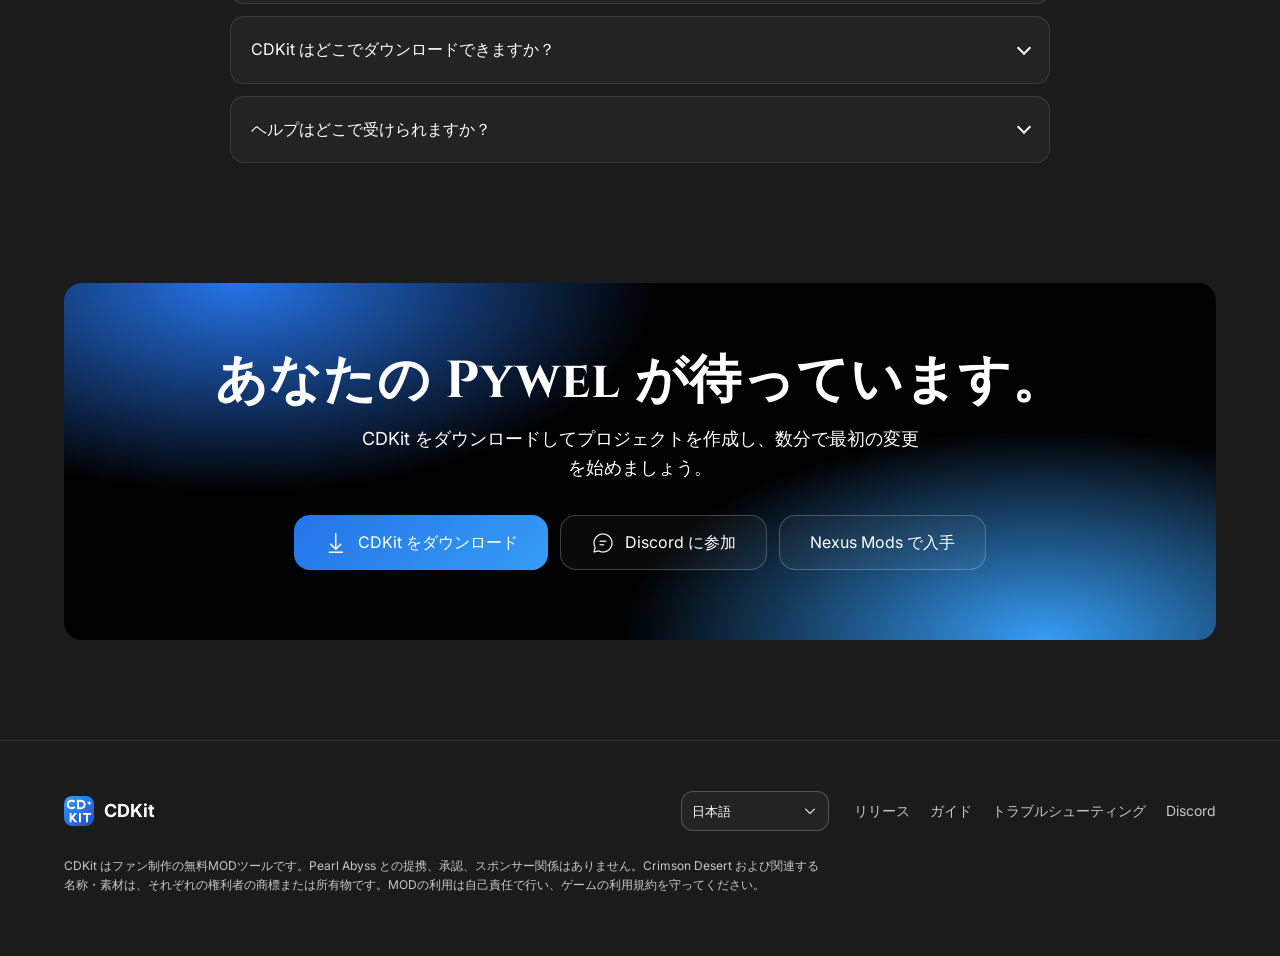
<file: docs/ja/index.html>
<!doctype html>
<html lang="ja">

<head>
  <meta charset="utf-8">
  <meta name="viewport" content="width=device-width, initial-scale=1">
  <title>CDKit – Crimson Desert のMOD制作ツールキット</title>
  <meta http-equiv="content-language" content="ja">






  <meta name="description" content="ワールド編集、地形の造形、クエスト作成、キャラクター追加を行い、ワンクリックで Crimson Desert に導入できます。無料・非破壊・自動更新対応。">




  <meta name="theme-color" content="#0b0809">

  <meta property="og:locale" content="ja_JP">






  <meta property="og:title" content="CDKit – Crimson Desert のMOD制作ツールキット">










  <meta property="og:description" content="ワールド編集、地形の造形、クエスト作成、キャラクター追加を行い、ワンクリックで Crimson Desert に導入できます。無料・非破壊・自動更新対応。">




  <meta property="og:image" content="https://moon-yungg.github.io/CDKit-Releases/assets/og.jpg">






  <meta property="og:image:alt" content="CDKit エディターのプレビュー">




  <meta property="og:type" content="website">
  <meta property="og:site_name" content="CDKit">

  <meta name="twitter:card" content="summary_large_image">






  <meta name="twitter:title" content="CDKit – Crimson Desert のMOD制作ツールキット">










  <meta name="twitter:description" content="ワールド編集、地形の造形、クエスト作成、キャラクター追加を行い、ワンクリックで Crimson Desert に導入できます。無料・非破壊・自動更新対応。">




  <meta name="twitter:image" content="assets/og.jpg">






  <meta name="twitter:image:alt" content="CDKit エディターのプレビュー">





  <link rel="alternate" hreflang="x-default" href="../">
  <link rel="alternate" hreflang="en" href="../">
  <link rel="alternate" hreflang="zh-CN" href="../zh-CN/">
  <link rel="alternate" hreflang="zh-TW" href="../zh-TW/">
  <link rel="alternate" hreflang="de" href="../de/">
  <link rel="alternate" hreflang="fr" href="../fr/">
  <link rel="alternate" hreflang="ko" href="../ko/">
  <link rel="alternate" hreflang="ja" href="../ja/">
  <link rel="alternate" hreflang="es" href="../es/">
  <link rel="alternate" hreflang="pt-BR" href="../pt-BR/">
  <link rel="alternate" hreflang="ru" href="../ru/">
  <link rel="alternate" hreflang="tr" href="../tr/">
  <link rel="icon" href="../assets/logo.svg" type="image/svg+xml">
  <link rel="preconnect" href="https://fonts.googleapis.com">
  <link rel="preconnect" href="https://fonts.gstatic.com" crossorigin>
  <link href="https://fonts.googleapis.com/css2?family=Inter:wght@400;500;600;700&amp;family=Cinzel:wght@600;700&amp;family=JetBrains+Mono:wght@400;500&amp;display=swap" rel="stylesheet">
  <link rel="stylesheet" href="../assets/site.css">
<link rel="canonical" href="https://moon-yungg.github.io/CDKit-Releases/ja/"></head>

<body>

  <header class="nav" id="nav">
    <div class="wrap">
      <a href="#top" class="brand"><img src="../assets/logo.svg" alt="">CDKit</a>
      <nav class="nav-links" id="navLinks">
        <a href="#features">機能</a>
        <a href="#showcase">ショーケース</a>
        <a href="#how">仕組み</a>
        <a href="#ai">AI</a>
        <a href="#faq">FAQ</a>
        <a href="https://github.com/Moon-yungg/CDKit-Releases/wiki">ガイド</a>
      </nav>
      <div class="nav-cta">
        <a class="btn btn-sm" href="https://discord.gg/HfkShRJZU" target="_blank" rel="noopener">Discord</a>
        <a class="btn btn-sm btn-primary" href="https://github.com/Moon-yungg/CDKit-Releases/releases/latest">ダウンロード</a>
      </div>
      <button class="menu-btn" id="menuBtn" aria-label="メニュー" aria-expanded="false" aria-controls="navLinks">
        <span class="fluent-icon" aria-hidden="true">&#xF560;</span>
      </button>
    </div>
  </header>

  <main id="top">

    <!-- ================= HERO ================= -->
    <section class="hero">
      <div class="hero-bg">
        <canvas id="embers" aria-hidden="true"></canvas>
      </div>
      <div class="wrap hero-grid">
        <div>
          <span class="badge"><b>無料</b><span class="dot"></span><span id="heroBadge">Crimson Desert のMOD制作ツールキット</span></span>
          <h1 class="serif">作り変える <span class="grad-text">Pywel の世界</span></h1>
          <p class="lead">オープンワールドを 3D で編集し、地形を造形し、クエストを書き、独自のキャラクターを追加 – あとは Mod を有効にしてプレイするだけ。CDKit のランタイムが次回の起動時にゲームへ取り込み、ゲーム本体のファイルは変更されません。</p>
          <div class="hero-ctas">
            <a class="btn btn-lg btn-primary" id="downloadBtn" href="https://github.com/Moon-yungg/CDKit-Releases/releases/latest/download/CDKit.zip">
              <span class="fluent-icon" aria-hidden="true">&#xF151;</span>
              Windows版をダウンロード
            </a>
            <a class="btn btn-lg" href="https://github.com/Moon-yungg/CDKit-Releases/wiki/Getting-Started">
              <span class="fluent-icon" aria-hidden="true">&#xF286;</span>
              ガイドを読む
            </a>
          </div>
          <div class="release-line" id="releaseLine"><span>Windows 10 / 11</span><span>ポータブル – インストーラー不要</span><span>自動更新</span></div>
        </div>
        <div class="hero-shot" id="heroShot">
          <div class="window">
            <img src="../assets/shots/world-view.webp" alt="Hernand 周辺を3D表示する CDKit ワールドエディター" width="1600" height="860" fetchpriority="high">
          </div>
        </div>
      </div>
      <div class="wrap">
        <div class="stats reveal">
          <div class="stat"><strong class="grad-text">0</strong><span>変更される元ゲームファイル</span></div>
          <div class="stat"><strong class="grad-text" data-count="2100000" data-suffix="+">2.1M+</strong><span>閲覧・置換できるゲームファイル</span></div>
          <div class="stat"><strong class="grad-text" data-count="8">8</strong><span>つの作業エリア：ワールド、ストーリー、データ…</span></div>
          <div class="stat"><strong class="grad-text" data-count="11">11</strong><span>エディター対応言語</span></div>
        </div>
      </div>
    </section>

    <!-- ================= FEATURES ================= -->
    <section id="features">
      <div class="wrap">
        <div class="section-head reveal">
          <span class="eyebrow">すべてをひとつに</span>
          <h2 class="serif">ひとつのツールキット。 <span class="grad-text">ゲームのあらゆる領域へ。</span></h2>
          <p>樽をひとつ動かすだけの変更から、独自キャラクターを持つ新しいクエストラインまで。CDKit はアイデアからMODの導入まで、すべての工程をカバーします。</p>
        </div>
        <div class="features">
          <article class="card wide reveal">
            <div>
              <div class="icon"><span class="fluent-icon" aria-hidden="true">&#xF45A;</span></div>
              <h3>ゲームエンジンのような3Dワールドエディター</h3>
              <p>ゲームと同じようにストリーミングされるオープンワールドを自由に移動できます。ギズモ、スナップ、完全なUndoに対応し、オブジェクトの選択・移動・回転・拡縮・複製・削除が可能です。49,000以上のPrefabブラウザーから建物、小物、木をドラッグ＆ドロップできます。</p>
            </div>
            <img src="../assets/shots/prefab-browser.webp" alt="3Dビュー横のPrefabブラウザー" loading="lazy" width="1600" height="860">
          </article>
          <article class="card reveal">
            <div class="icon"><span class="fluent-icon" aria-hidden="true">&#xF00E8;</span></div>
            <h3>地形と植生</h3>
            <p>ブラシで地面を盛り上げ、掘り下げ、平らにし、マテリアルや森を描けます。ナビゲーションとワールドマップも変更に追従します。</p>
          </article>
          <article class="card reveal">
            <div class="icon"><span class="fluent-icon" aria-hidden="true">&#xE178;</span></div>
            <h3>クエストデザイナー</h3>
            <p>クエストを目標のフローとして表示します。タスク、報酬、会話、条件、ボイスラインを編集したり、テンプレートから新しいクエストを作成できます。</p>
          </article>
          <article class="card reveal">
            <div class="icon"><span class="fluent-icon" aria-hidden="true">&#xF5BD;</span></div>
            <h3>独自キャラクター</h3>
            <p>アシスタントが FBX、glTF、Collada、MetaHuman のモデルを受け取り、ゲームのスケルトンにバインドし、アニメーションを割り当ててワールドへ配置します。</p>
          </article>
          <article class="card reveal">
            <div class="icon"><span class="fluent-icon" aria-hidden="true">&#xF77C;</span></div>
            <h3>アイテム、ショップ、ドロップ</h3>
            <p>アイテム名やバランス、価格、能力を変更し、商人の商品を補充し、敵や宝箱から何がドロップするかを決められます。</p>
          </article>
          <article class="card reveal">
            <div class="icon"><span class="fluent-icon" aria-hidden="true">&#xF605;</span></div>
            <h3>ワンキーでプレイモード</h3>
            <p>F5を押すと、編集中のシーンだけを読み込み、MODを導入した状態で、その場所から直接ゲームを起動します。</p>
          </article>
          <article class="card reveal">
            <div class="icon"><span class="fluent-icon" aria-hidden="true">&#xF833;</span></div>
            <h3>すべての言語</h3>
            <p>ゲーム内のあらゆるテキストを各言語で変更できます。ボタンひとつで同じテキストを全言語で並べて表示できます。
            </p>
          </article>
          <article class="card reveal">
            <div class="icon"><span class="fluent-icon" aria-hidden="true">&#xF75D;</span></div>
            <h3>すべてのデータ</h3>
            <p>DLC のテーブルを含むゲーム内の全データテーブルにアクセスし、検索、一括編集、CSV経由での Excel / Google Sheets との往復編集ができます。
            </p>
          </article>
          <article class="card reveal">
            <div class="icon"><span class="fluent-icon" aria-hidden="true">&#xF286;</span></div>
            <h3>手紙とロア</h3>
            <p>プレイヤーが拾って読める手紙や巻物を書き、ワールド内の好きな場所へ配置できます。</p>
          </article>
          <article class="card reveal">
            <div class="icon"><span class="fluent-icon" aria-hidden="true">&#xEE65;</span></div>
            <h3>UI Mod</h3>
            <p>ゲームのメニュー、パネル、キーガイドを変更できます。Mod のビルド時に、CDKit が変更したパネルをすべてゲーム独自の UI 形式にコンパイルします。</p>
          </article>
          <article class="card reveal">
            <div class="icon"><span class="fluent-icon" aria-hidden="true">&#xF592;</span></div>
            <h3>テクスチャツール</h3>
            <p>テクスチャの一括マッチング、色違いバリエーションの作成、レイヤーの合成、DDS と PNG の変換、アイテムアイコンの作成ができます。</p>
          </article>
          <article class="card reveal">
            <div class="icon"><span class="fluent-icon" aria-hidden="true">&#xE7DA;</span></div>
            <h3>モダンなエディター</h3>
            <p>8 つの作業エリア（開始、検索、ワールド、プロジェクト、ストーリー、データ、キャラクター、アセット）、アイテム・クエスト・NPC ごとのタブ、すべてを呼び出せるコマンドパレット、クラッシュからの復旧 – ダークテーマとライトテーマで。</p>
          </article>
        </div>
      </div>
    </section>

    <!-- ================= SHOWCASE ================= -->
    <section id="showcase" class="showcase">
      <div class="wrap">
        <div class="section-head center reveal">
          <span class="eyebrow">見てみる</span>
          <h2 class="serif">クリエイターのために、 <span class="grad-text">ファイル形式のためではなく</span></h2>
          <p>16進編集も、アーカイブの手作業による展開も不要です。CDKit がゲーム形式を理解するので、あなたはMOD制作そのものに集中できます。</p>
        </div>
        <div class="show-grid reveal">
          <div class="tabs" role="tablist" id="tabs" aria-label="ショーケース"><button class="tab" type="button" role="tab" data-id="world" id="tab-world" aria-controls="showcasePanel" aria-selected="true" tabindex="0">ワールドエディター</button><button class="tab" type="button" role="tab" data-id="quests" id="tab-quests" aria-controls="showcasePanel" aria-selected="false" tabindex="-1">クエストデザイナー</button><button class="tab" type="button" role="tab" data-id="characters" id="tab-characters" aria-controls="showcasePanel" aria-selected="false" tabindex="-1">新しいキャラクター</button><button class="tab" type="button" role="tab" data-id="items" id="tab-items" aria-controls="showcasePanel" aria-selected="false" tabindex="-1">アイテム</button><button class="tab" type="button" role="tab" data-id="files" id="tab-files" aria-controls="showcasePanel" aria-selected="false" tabindex="-1">ゲームファイル</button><button class="tab" type="button" role="tab" data-id="map" id="tab-map" aria-controls="showcasePanel" aria-selected="false" tabindex="-1">ワールドマップ</button></div>
          <div class="stage" id="showcasePanel" role="tabpanel" aria-labelledby="tab-world">
            <div class="window">
              <img id="stageImg" src="../assets/shots/world-view.webp" alt="その場でワールドを編集" width="1600" height="860">
            </div>
            <div class="stage-text">
              <h3 id="stageHead">その場でワールドを編集</h3>
              <p id="stageText">地形、植生、空、すべてのオブジェクトがゲームと同じようにカメラ周辺へストリーミングされます。</p>
              <ul class="checks" id="stageList"><li>WASDで移動、オービット、Fでフォーカス</li><li>スナップ付きで移動・回転・拡縮</li><li>ドラッグ＆ドロップでPrefabを配置</li><li>フォーカス、フェーズ、ルート、道路</li></ul>
            </div>
          </div>
        </div>
      </div>
    </section>

    <!-- ================= HOW ================= -->
    <section id="how">
      <div class="wrap">
        <div class="section-head center reveal">
          <span class="eyebrow">仕組み</span>
          <h2 class="serif">アイデアからゲーム内へ <span class="grad-text">3ステップで</span></h2>
          <p>作業内容はプロジェクトフォルダーに保存されます。CDKit のランタイム（cdkit.asi）がゲームの起動時に有効な Mod をビルドし、ゲーム本体のデータの上に読み込みます。</p>
        </div>
        <div class="steps">
          <div class="step reveal">
            <h3>プロジェクトを作成</h3>
            <p>フォルダーと名前を選びます。以降の変更はすべてそこに集約されるため、バックアップ、バージョン管理、共有が簡単です。</p>
          </div>
          <div class="step reveal">
            <h3>変更を加える</h3>
            <p>ワールドエディター、クエストデザイナー、アイテムエディター、各種アシスタントを使います。何でもUndoでき、3Dでプレビューし、プレイモードでテストできます。</p>
          </div>
          <div class="step reveal">
            <h3>遊んで共有</h3>
            <p>ゲームを起動すると、ランタイムがロード画面の裏で有効な Mod をビルドします。Mod マネージャーで Mod をオフにしたり、ほかのプレイヤー向けに 1 つのパッケージとして公開したりできます。</p>
          </div>
        </div>
      </div>
    </section>

    <!-- ================= SAFE ================= -->
    <section>
      <div class="wrap split">
        <div class="reveal">
          <span class="eyebrow">安全性を前提に設計</span>
          <h2 class="serif">ゲーム本体は <span class="grad-text">いつでも元に戻せます</span></h2>
          <p style="color:var(--muted);font-size:18px;margin:0">Mod はゲーム本体のファイルとは分かれたままです。CDKit の小さなランタイム（cdkit.asi、ASI ローダーが読み込み）がゲームの起動時に有効な Mod をビルドし、実行中のゲームのメモリ上だけにそれらを追加するので、ゲームの元ファイルは 1 つも変更されません。Mod マネージャーでオフにした Mod は次回の起動時に外れ、複数の Mod を自分で決めた順序で、すべての競合を一覧しながら同時に読み込めます。</p>
          <div class="pill-list">
            <div class="pill">
              <div class="icon"><span class="fluent-icon" aria-hidden="true">&#xEAC8;</span></div>
              <div>
                <h4>非破壊</h4>
                <p>Mod はメモリ上だけでゲームの上に読み込まれます。Mod マネージャーでオフにすれば、次回の起動ではゲームのファイルが使われます。</p>
              </div>
            </div>
            <div class="pill">
              <div class="icon"><span class="fluent-icon" aria-hidden="true">&#xF190;</span></div>
              <div>
                <h4>ゲーム更新にも対応</h4>
                <p>変更はコピーではなく変更として保存されます。CDKit がゲームのアップデートを検知し、ランタイムが次回の起動時に Mod をビルドし直します。</p>
              </div>
            </div>
            <div class="pill">
              <div class="icon"><span class="fluent-icon" aria-hidden="true">&#xF151;</span></div>
              <div>
                <h4>自動更新</h4>
                <p>スタンダード版では、新しいバージョンがリリースノート付きでスタートページに届きます – ワンクリック、検証済みのダウンロード、再起動。</p>
              </div>
            </div>
          </div>
        </div>
        <div class="reveal">
          <div class="window">
            <img src="../assets/shots/start-page.webp" alt="プロジェクトの次のステップを示す CDKit スタートページ" loading="lazy" width="1600" height="860">
          </div>
        </div>
      </div>
    </section>

    <!-- ================= AI ================= -->
    <section id="ai">
      <div class="wrap split">
        <div class="reveal">
          <div class="code" id="mcpCode"><button class="copy" data-copy="claude mcp add --transport http cdkit-web http://127.0.0.1:8767/mcp">コピー</button><span class="code-line c"># 起動中の CDKit に AI アシスタントを接続</span><span class="code-line"><span class="k">claude</span> mcp add --transport http cdkit-web <span class="s">http://127.0.0.1:8767/mcp</span></span></div>
          <div class="chat">
            <div class="bubble me">クエスト「Ambush」の目標をフランス語とドイツ語に翻訳して。</div>
            <div class="bubble ai">クエストデザイナーを開き、2言語で4つのテキストを更新しました。変更は保留中です。確認してから <b>保存</b>.</div>
            <div class="bubble me">ワールドビューを Hernand まで移動して、4Kスクリーンショットを撮って。</div>
          </div>
        </div>
        <div class="reveal">
          <span class="eyebrow">AI対応</span>
          <h2 class="serif">アシスタントに <span class="grad-text">クリック操作を任せる</span></h2>
          <p style="color:var(--muted);font-size:18px">CDKit には MCP インターフェースが組み込まれています。Claude などの AI アシスタントは、エディターの表示内容を読み取り、操作し、3Dカメラを動かし、テーブルを編集し、スクリーンショットを撮れます。すべてはあなたのPC上の CDKit 内だけで行われ、各操作はハイライト表示され、Undoできます。</p>
          <a class="btn" href="https://github.com/Moon-yungg/CDKit-Releases/wiki/AI-Assistants-MCP">接続方法 →</a>
        </div>
      </div>
    </section>

    <!-- ================= FAQ ================= -->
    <section id="faq">
      <div class="wrap">
        <div class="section-head center reveal">
          <span class="eyebrow">質問</span>
          <h2 class="serif">知っておきたい <span class="grad-text">こと</span></h2>
        </div>
        <div class="faq reveal">
          <details>
            <summary>CDKit は無料ですか？</summary>
            <p>はい。ダウンロードして展開し、 <code>CDkit.exe</code> を起動するだけです。アカウントもインストーラーも不要です。</p>
          </details>
          <details>
            <summary>ゲームやセーブデータが壊れることはありますか？</summary>
            <p>ゲームの元ファイルは 1 つも変更されません。ランタイム cdkit.asi（bin64 の ASI ローダーが読み込み）がゲームの起動時にロード画面を表示しながら有効な Mod をビルドし、実行中のゲームのメモリ上だけにそれらを追加します。Mod マネージャーの「この Mod を無効化」または「すべての mod を無効化」でオフになり、次回の起動ではゲーム本体のファイルが使われます。プレイ モードはセーブをブロックするので、テスト中もセーブデータは安全です。</p>
          </details>
          <details>
            <summary>必要なものは？</summary>
            <p>Windows 10 または 11（64-bit）、Steam版 Crimson Desert、DirectX 12対応GPU、Microsoft Edge WebView2 Runtime（Windows 11 と最新の Windows 10 には標準搭載）が必要です。Mod で遊ぶには、ゲームの bin64 フォルダーに ASI ローダー（例：Ultimate ASI Loader、同梱されていません）が必要です。プレイモードとライブプレビューでは World Builder プラグインも使用し、MetaHuman/Fab パッケージの読み込みには Unreal Engine が必要です。
            </p>
          </details>
          <details>
            <summary>プログラミングや3Dモデリングの知識は必要ですか？</summary>
            <p>いいえ。オブジェクト移動、アイテム変更、クエストやテキスト編集など、ほとんどの作業はフォームとマウスで行えます。独自モデルは3Dファイルを用意すれば、残りはアシスタントが処理します。</p>
          </details>
          <details>
            <summary>ゲームがアップデートされたらどうなりますか？</summary>
            <p>CDKit が新しいゲームバージョンを検知し、影響を受けるプロジェクトを表示します。ランタイムが次回の起動時に更新後のゲームに合わせて Mod をビルドし直すので、入れ直す必要はなく、変更内容はほとんどの場合そのまま引き継がれます。大きなアップデートの後は、先に新しい CDKit のリリースが必要になることがあります。対応するゲームのバージョンはリリースノートに記載されます。</p>
          </details>
          <details>
            <summary>MODを共有できますか？</summary>
            <p>はい。「Mod を公開」で Mod を 1 つの .cdpkg パッケージと Mod サイト向けの ZIP として書き出せます。ほかの人は「Mod をインポート」で追加し、ドラッグして自分のロード順を決め、競合を確認し、Mod の更新や更新の取り消しもできます。</p>
          </details>
          <details>
            <summary>CDKit がなくてもプレイヤーは私の Mod を使えますか？</summary>
            <p>はい。GitHub のリリースから CDKit Runtime（cdkit.asi と mods フォルダー）をダウンロードしてゲームフォルダーに展開し、ASI ローダーを追加して、.cdpkg ファイルを bin64\CDKit\mods に入れるだけです。</p>
          </details>
          <details>
            <summary>ほかの Mod と一緒に CDKit を使えますか？</summary>
            <p>はい、ほとんどの ASI Mod は問題なく併用できます。ただし、独自にファイルを読み込む Mod ローダーを 2 つ同時に動かさないでください。同じゲーム関数をフックするため、ゲームがクラッシュすることがあります。bin64 にはどちらか 1 つだけを置いてください。</p>
          </details>
          <details>
            <summary>CDKit はどこでダウンロードできますか？</summary>
            <p>エディターが同じ 2 つのエディションがあります。GitHub のリリースにあるスタンダード版は更新機能を内蔵し、Nexus Mods にある Nexus 版は自らインターネットに接続せず、Nexus のページから更新します。</p>
          </details>
          <details>
            <summary>ヘルプはどこで受けられますか？</summary>
            <p>まずは <a href="https://github.com/Moon-yungg/CDKit-Releases/wiki">ガイド</a>を確認し、質問は <a href="https://discord.gg/HfkShRJZU" target="_blank" rel="noopener">Discord</a>.</p>
          </details>
        </div>
      </div>
    </section>

    <!-- ================= CTA ================= -->
    <section style="padding-top:20px">
      <div class="wrap">
        <div class="cta reveal">
          <h2 class="serif">あなたの Pywel が待っています。</h2>
          <p>CDKit をダウンロードしてプロジェクトを作成し、数分で最初の変更を始めましょう。</p>
          <div class="hero-ctas">
            <a class="btn btn-lg btn-primary" href="https://github.com/Moon-yungg/CDKit-Releases/releases/latest">
              <span class="fluent-icon" aria-hidden="true">&#xF151;</span>
              CDKit をダウンロード
            </a>
            <a class="btn btn-lg" href="https://discord.gg/HfkShRJZU" target="_blank" rel="noopener">
              <span class="fluent-icon" aria-hidden="true">&#xF286;</span>
              Discord に参加
            </a>
            <a class="btn btn-lg" href="https://www.nexusmods.com/crimsondesert/mods/3789" target="_blank" rel="noopener">Nexus Mods で入手</a>
          </div>
        </div>
      </div>
    </section>

  </main>

  <footer>
    <div class="wrap">
      <div class="foot">
        <a href="#top" class="brand"><img src="../assets/logo.svg" alt="">CDKit</a>
        <div class="lang-picker">
          <details class="lang-menu">
<summary class="lang-select" aria-label="Select language"><span>日本語</span><span class="fluent-icon lang-chevron" aria-hidden="true">&#xF2A2;</span></summary>
<nav class="lang-options" aria-label="Select language">
<a class="lang-option" href="../?manual=language" lang="en" hreflang="en">English</a>
<a class="lang-option" href="../zh-CN/" lang="zh-CN" hreflang="zh-CN">简体中文</a>
<a class="lang-option" href="../zh-TW/" lang="zh-TW" hreflang="zh-TW">繁體中文</a>
<a class="lang-option" href="../de/" lang="de" hreflang="de">Deutsch</a>
<a class="lang-option" href="../fr/" lang="fr" hreflang="fr">Français</a>
<a class="lang-option" href="../ko/" lang="ko" hreflang="ko">한국어</a>
<a class="lang-option" href="../ja/" lang="ja" hreflang="ja" aria-current="page">日本語</a>
<a class="lang-option" href="../es/" lang="es" hreflang="es">Español</a>
<a class="lang-option" href="../pt-BR/" lang="pt-BR" hreflang="pt-BR">Português (Brasil)</a>
<a class="lang-option" href="../ru/" lang="ru" hreflang="ru">Русский</a>
<a class="lang-option" href="../tr/" lang="tr" hreflang="tr">Türkçe</a>
</nav>
</details>
        </div>
        <nav>
          <a href="https://github.com/Moon-yungg/CDKit-Releases/releases">リリース</a>
          <a href="https://github.com/Moon-yungg/CDKit-Releases/wiki">ガイド</a>
          <a href="https://github.com/Moon-yungg/CDKit-Releases/wiki/Troubleshooting">トラブルシューティング</a>
          <a href="https://discord.gg/HfkShRJZU" target="_blank" rel="noopener">Discord</a>
        </nav>
      </div>
      <p class="disclaimer">CDKit はファン制作の無料MODツールです。Pearl Abyss との提携、承認、スポンサー関係はありません。Crimson Desert および関連する名称・素材は、それぞれの権利者の商標または所有物です。MODの利用は自己責任で行い、ゲームの利用規約を守ってください。</p>
    </div>
  </footer>

  <div class="lightbox" id="lightbox" role="dialog" aria-modal="true" aria-label="スクリーンショットビューアー" aria-hidden="true">
    <button class="lightbox-close" type="button" aria-label="スクリーンショットを閉じる"><span class="fluent-icon" aria-hidden="true"></span></button>
    <img alt="">
  </div>
<script src="../assets/site-ja.js" defer></script>
</body>

</html>
</file>
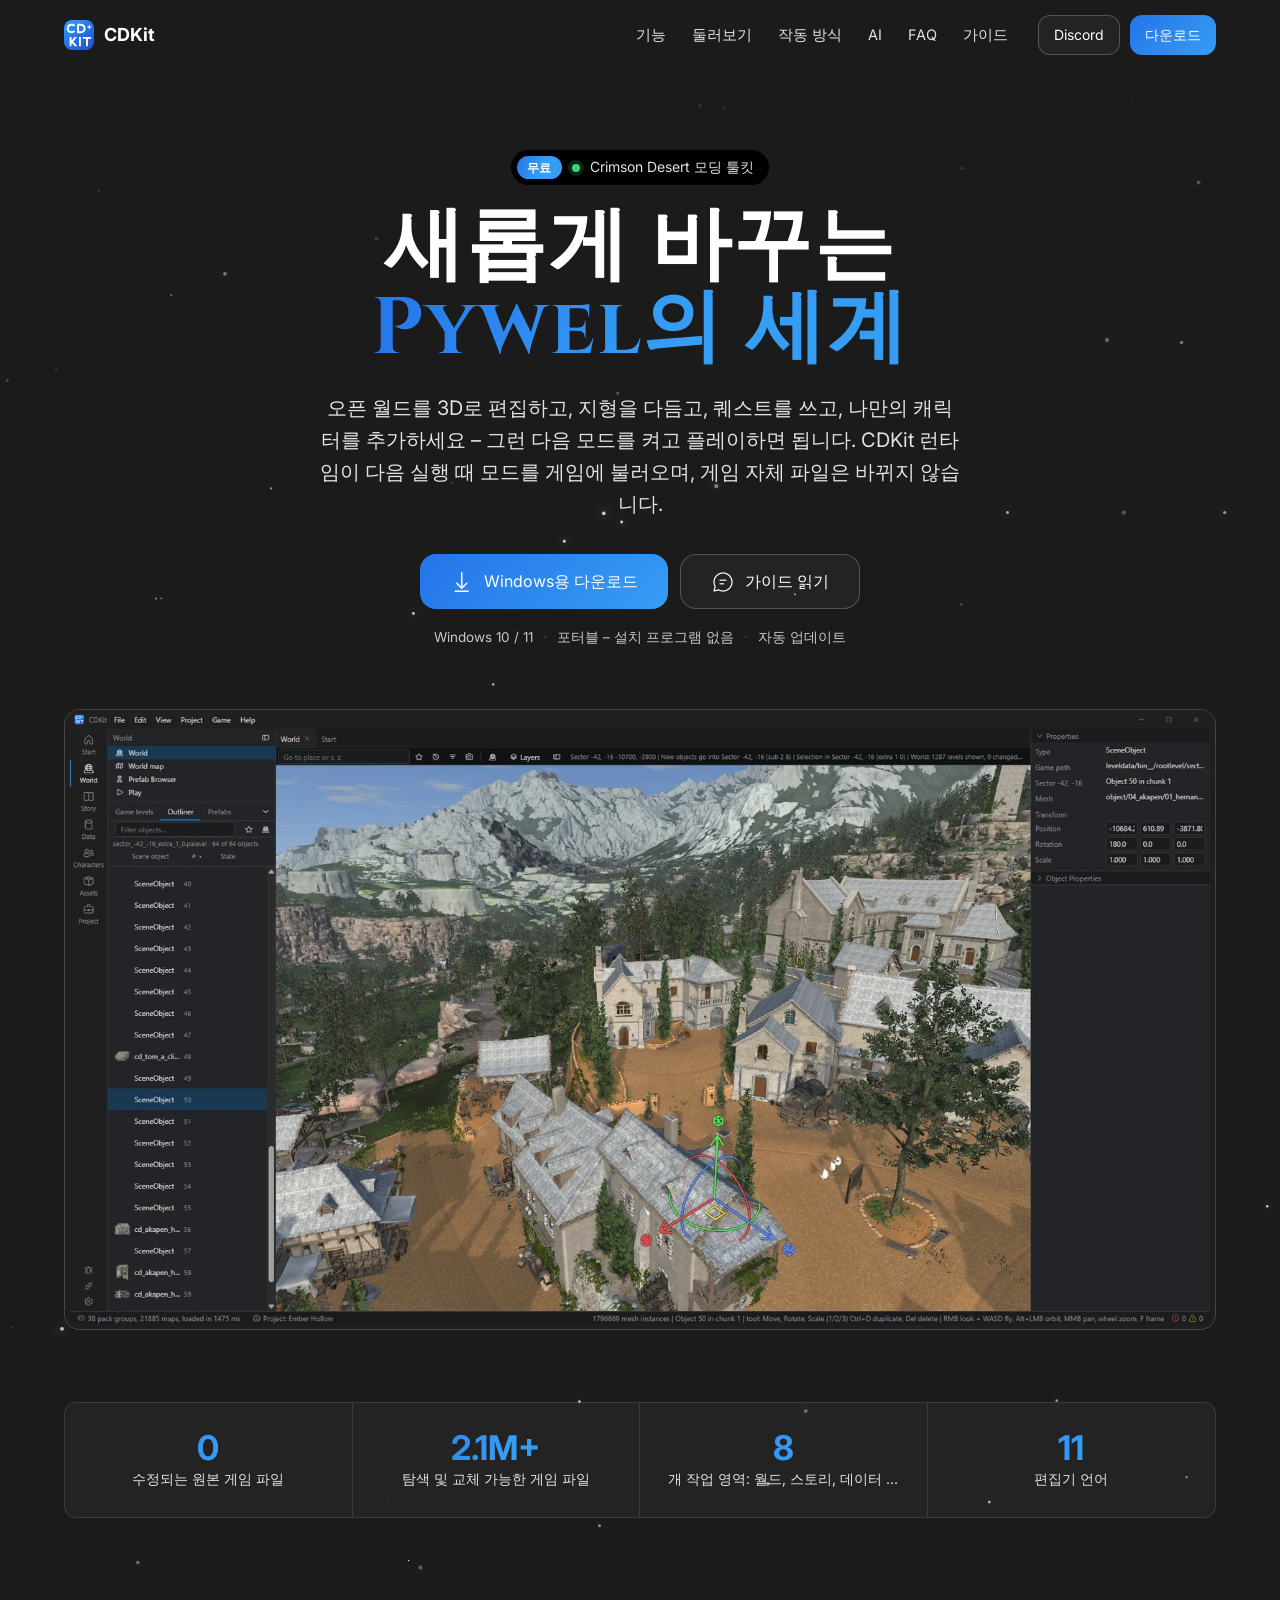
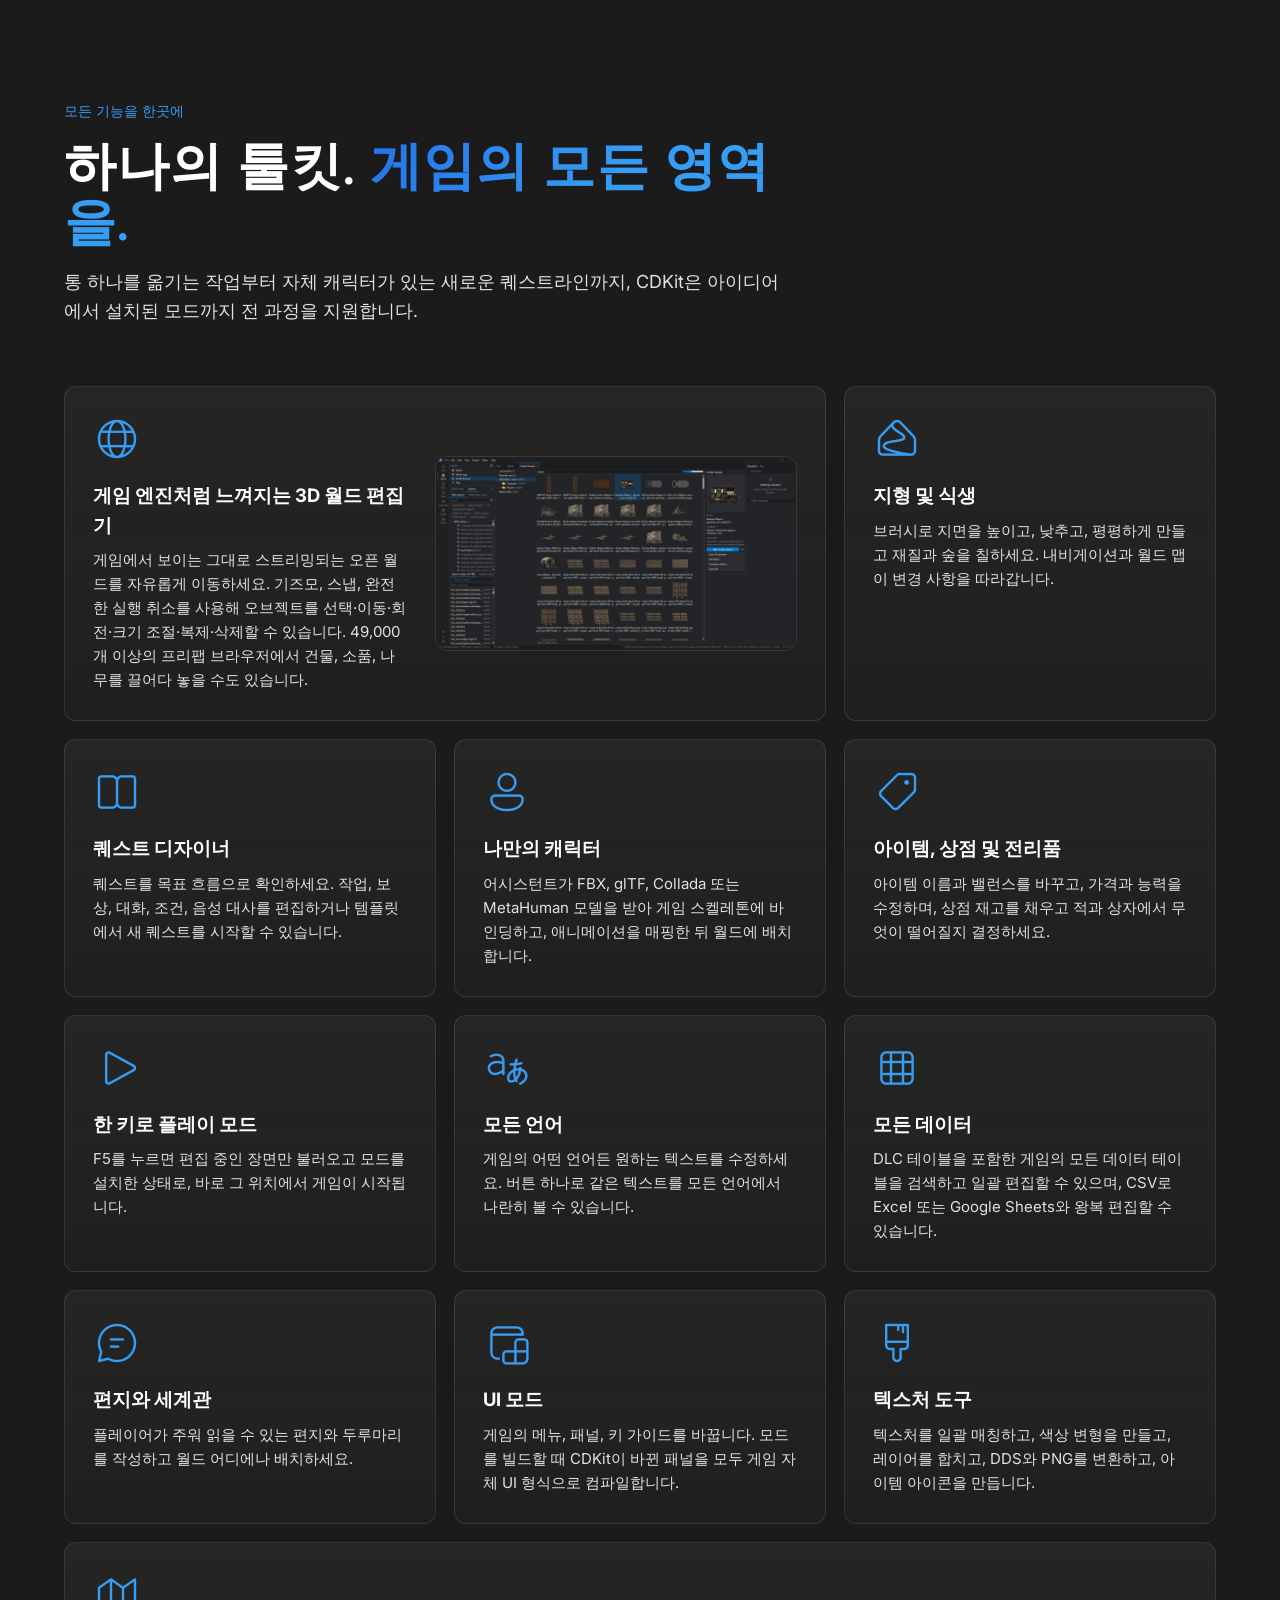
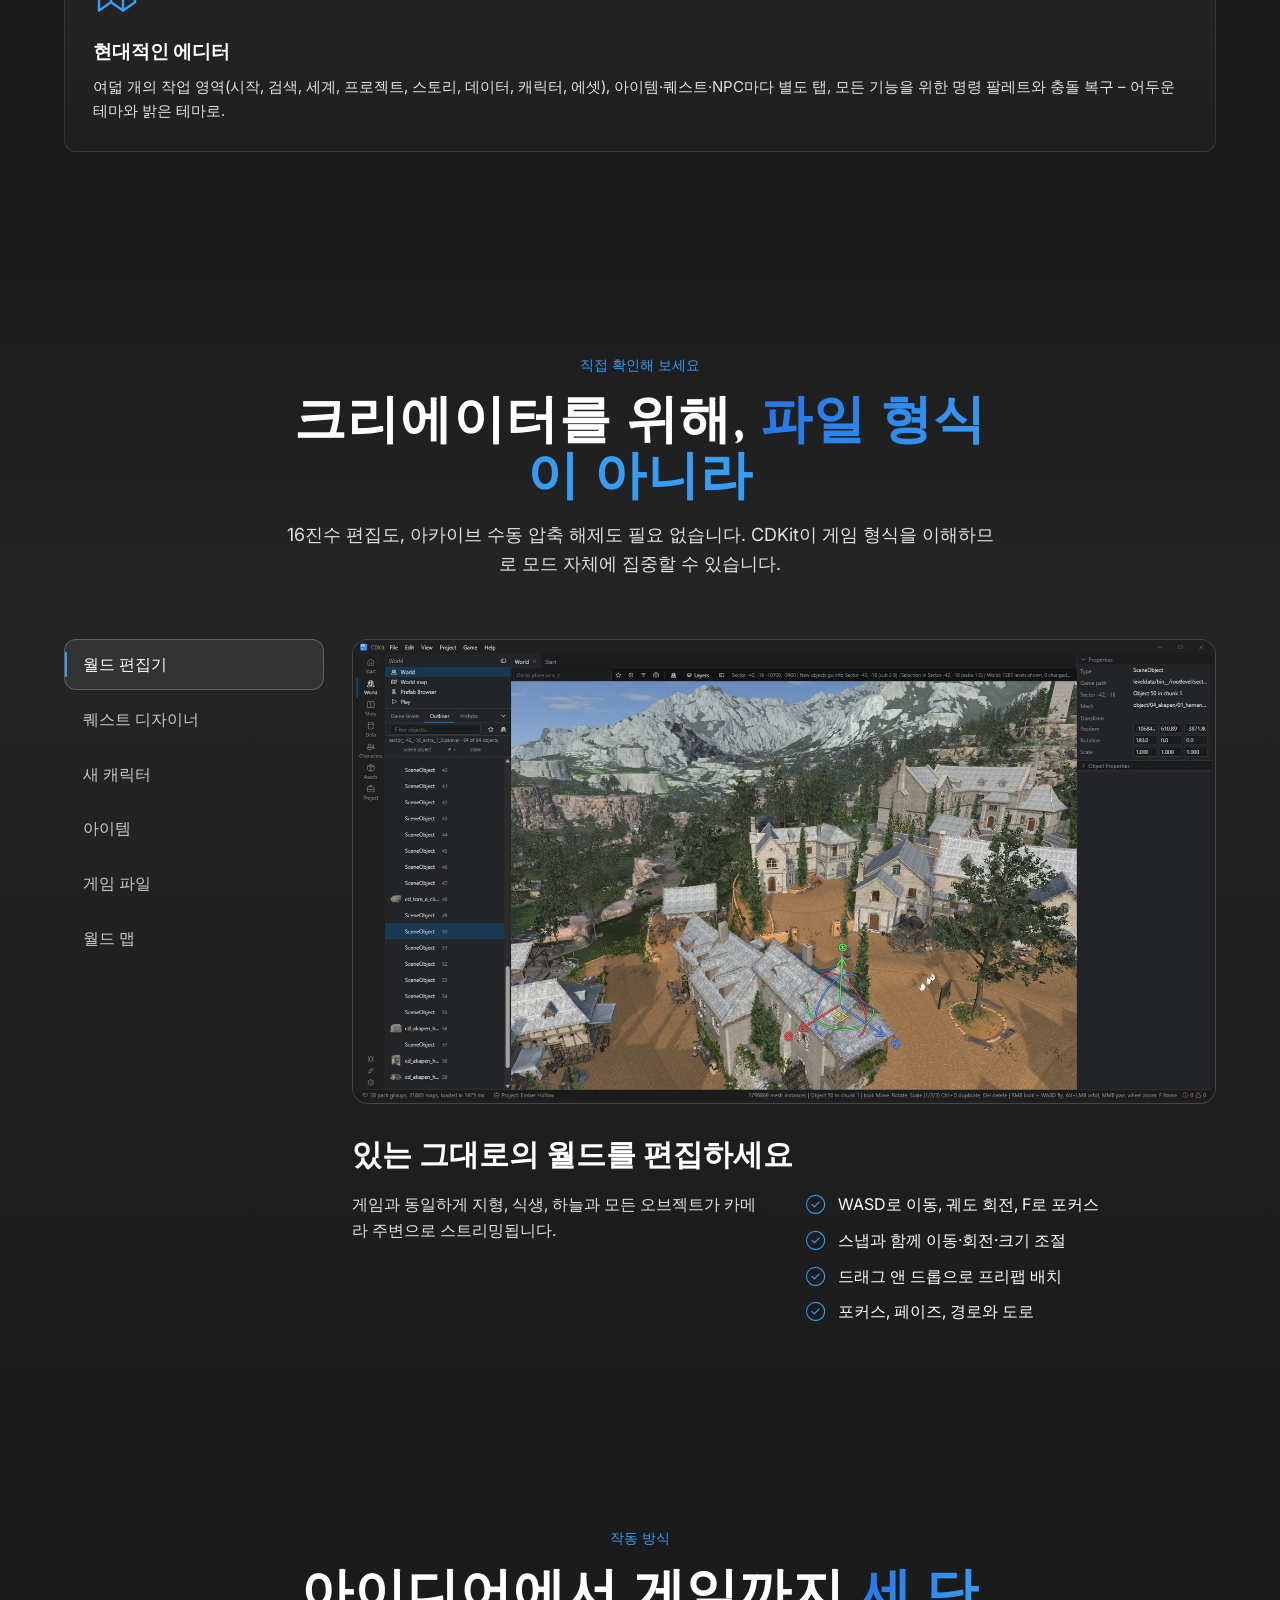
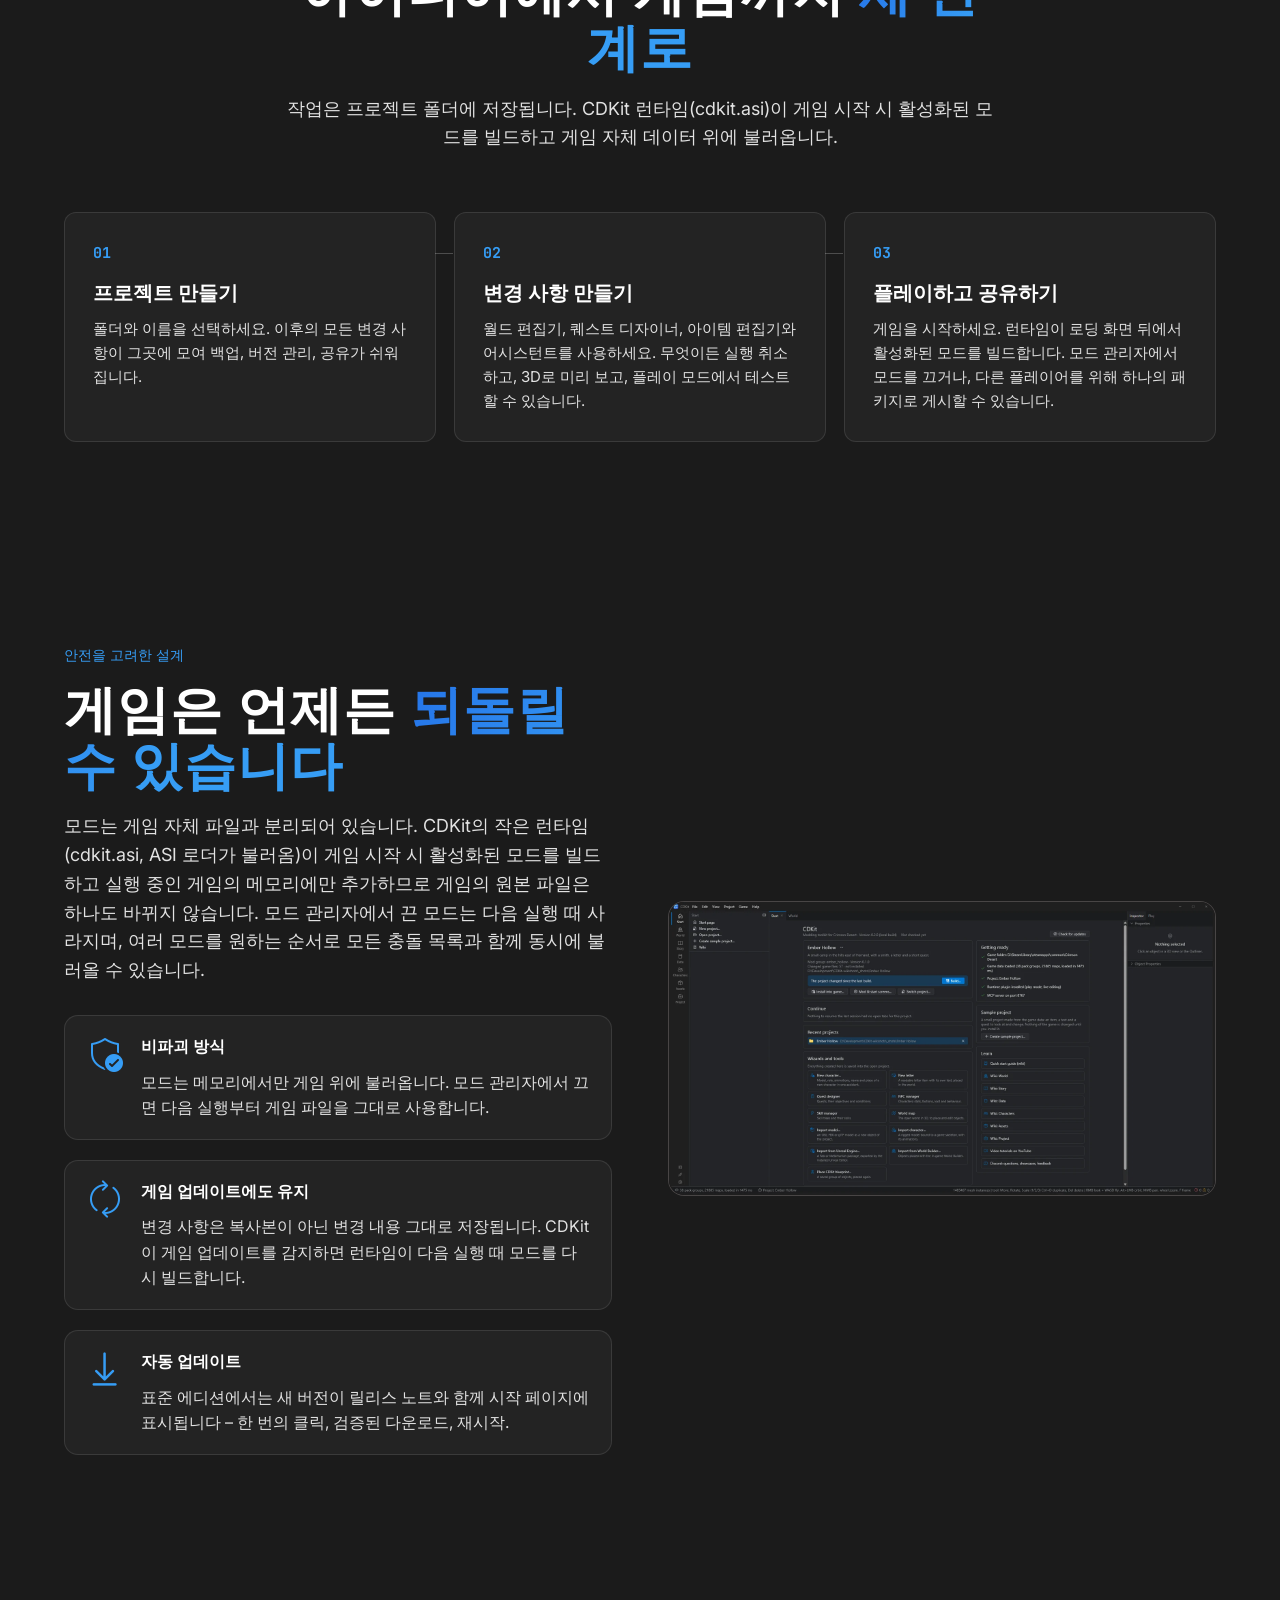
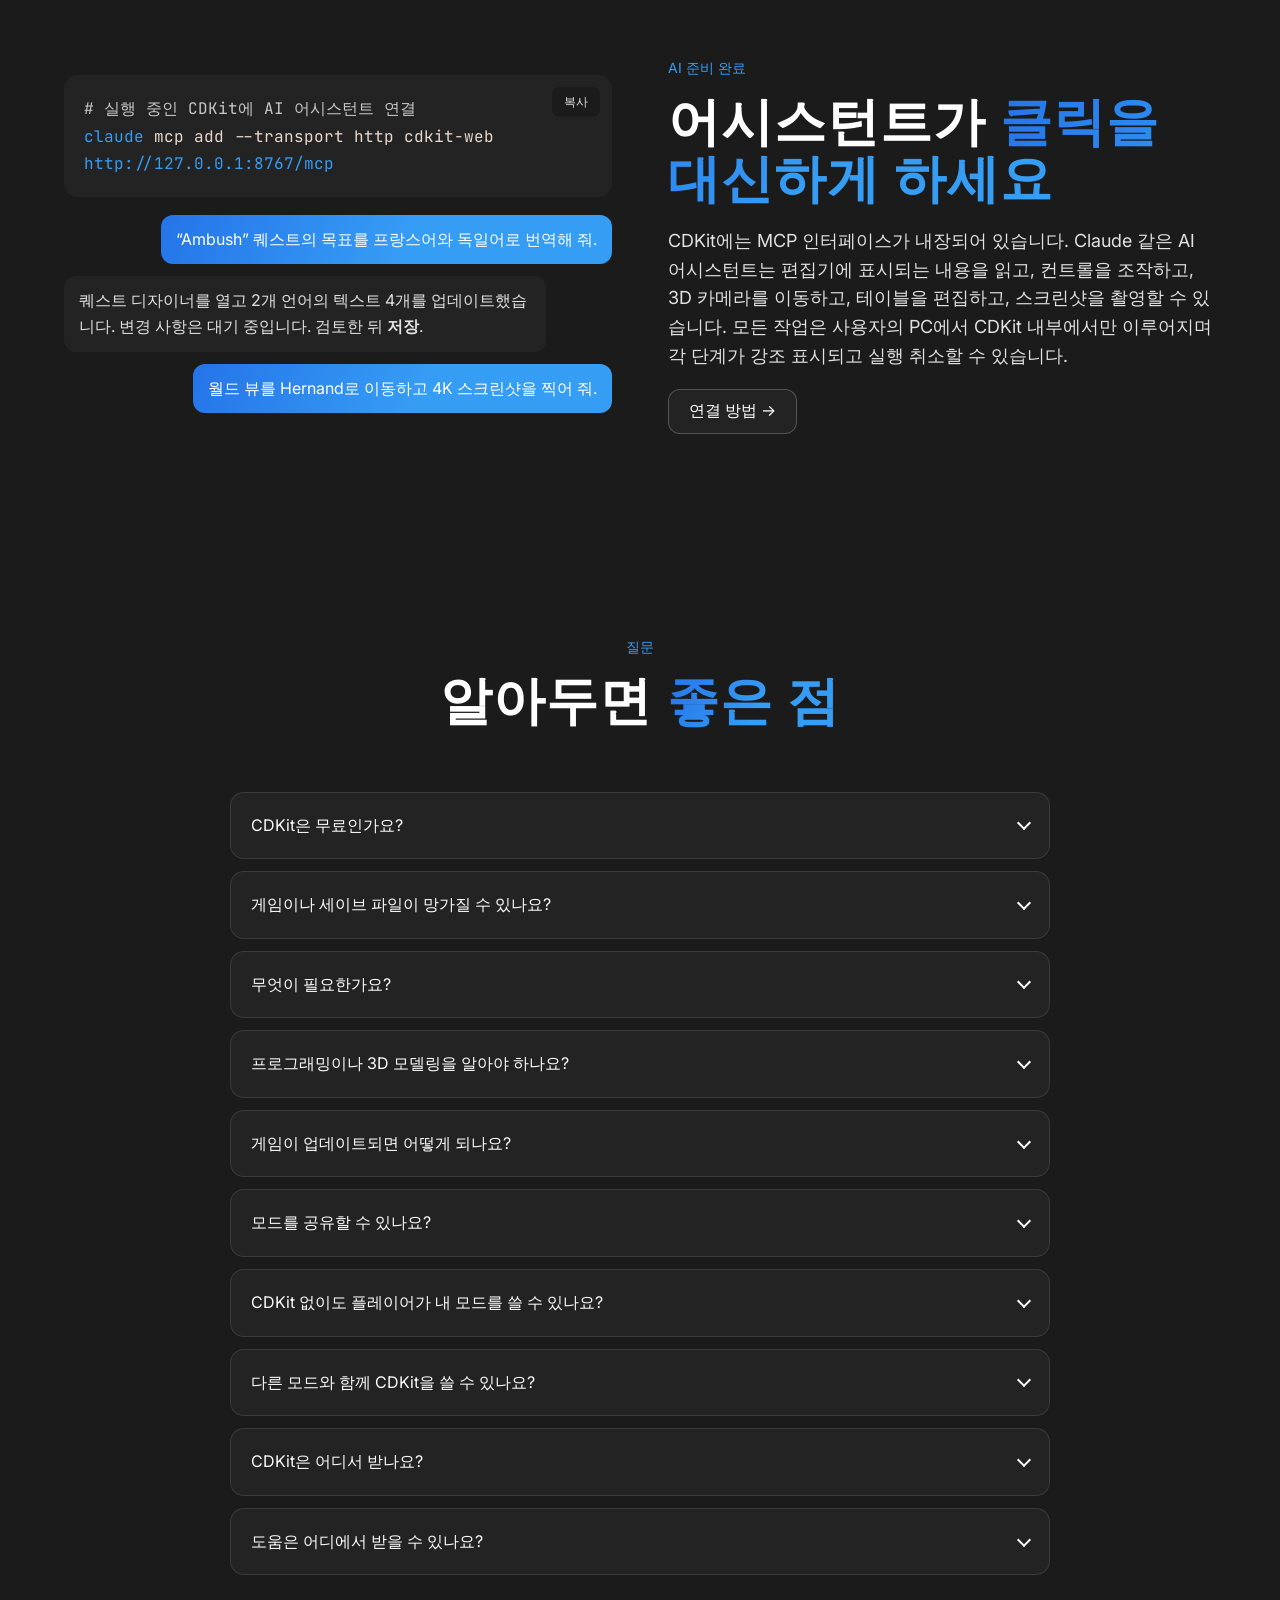
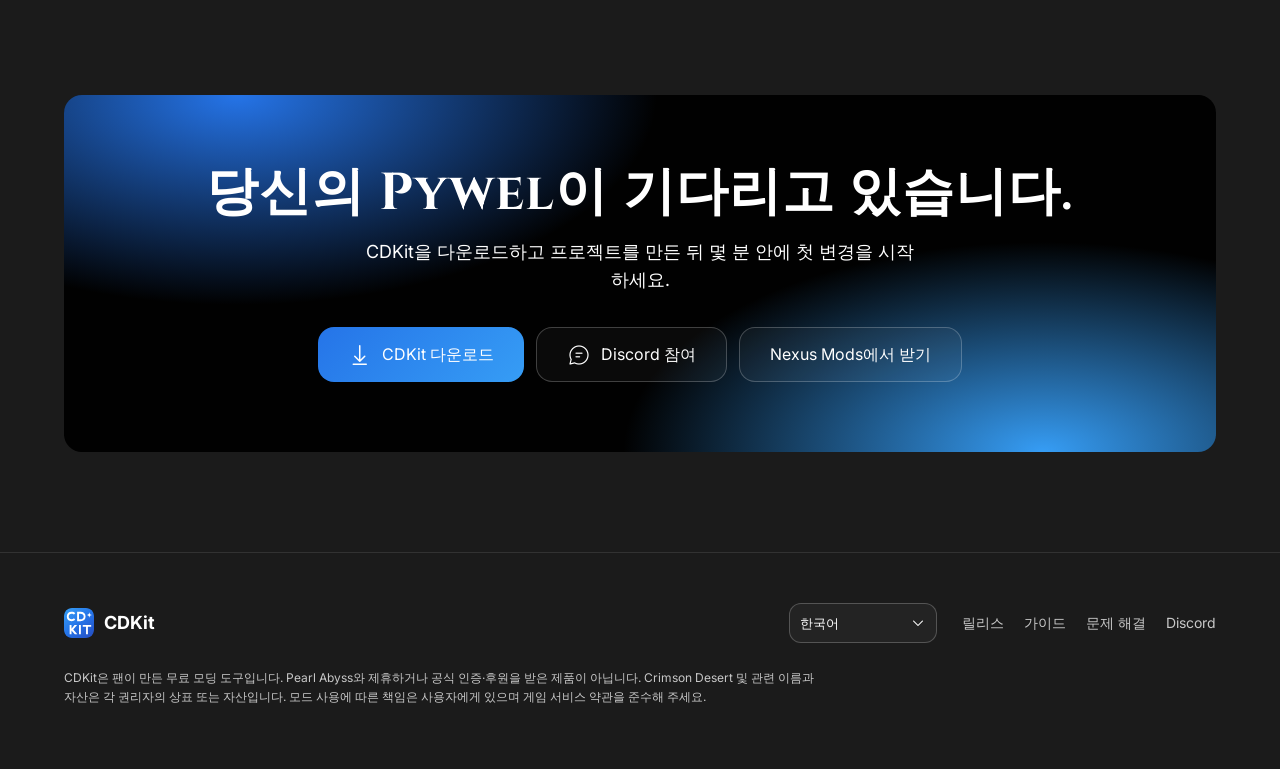
<file: docs/ko/index.html>
<!doctype html>
<html lang="ko">

<head>
  <meta charset="utf-8">
  <meta name="viewport" content="width=device-width, initial-scale=1">
  <title>CDKit – Crimson Desert 모딩 툴킷</title>
  <meta http-equiv="content-language" content="ko">





  <meta name="description" content="월드를 편집하고 지형을 조형하며 퀘스트와 캐릭터를 만든 뒤 한 번의 클릭으로 Crimson Desert에 설치하세요. 무료이며 원본 파일을 손상하지 않고 자동 업데이트됩니다.">





  <meta name="theme-color" content="#0b0809">

  <meta property="og:locale" content="ko_KR">





  <meta property="og:title" content="CDKit – Crimson Desert 모딩 툴킷">










  <meta property="og:description" content="월드를 편집하고 지형을 조형하며 퀘스트와 캐릭터를 만든 뒤 한 번의 클릭으로 Crimson Desert에 설치하세요. 무료이며 원본 파일을 손상하지 않고 자동 업데이트됩니다.">





  <meta property="og:image" content="https://moon-yungg.github.io/CDKit-Releases/assets/og.jpg">





  <meta property="og:image:alt" content="CDKit 편집기 미리보기">





  <meta property="og:type" content="website">
  <meta property="og:site_name" content="CDKit">

  <meta name="twitter:card" content="summary_large_image">





  <meta name="twitter:title" content="CDKit – Crimson Desert 모딩 툴킷">










  <meta name="twitter:description" content="월드를 편집하고 지형을 조형하며 퀘스트와 캐릭터를 만든 뒤 한 번의 클릭으로 Crimson Desert에 설치하세요. 무료이며 원본 파일을 손상하지 않고 자동 업데이트됩니다.">





  <meta name="twitter:image" content="assets/og.jpg">





  <meta name="twitter:image:alt" content="CDKit 편집기 미리보기">






  <link rel="alternate" hreflang="x-default" href="../">
  <link rel="alternate" hreflang="en" href="../">
  <link rel="alternate" hreflang="zh-CN" href="../zh-CN/">
  <link rel="alternate" hreflang="zh-TW" href="../zh-TW/">
  <link rel="alternate" hreflang="de" href="../de/">
  <link rel="alternate" hreflang="fr" href="../fr/">
  <link rel="alternate" hreflang="ko" href="../ko/">
  <link rel="alternate" hreflang="ja" href="../ja/">
  <link rel="alternate" hreflang="es" href="../es/">
  <link rel="alternate" hreflang="pt-BR" href="../pt-BR/">
  <link rel="alternate" hreflang="ru" href="../ru/">
  <link rel="alternate" hreflang="tr" href="../tr/">
  <link rel="icon" href="../assets/logo.svg" type="image/svg+xml">
  <link rel="preconnect" href="https://fonts.googleapis.com">
  <link rel="preconnect" href="https://fonts.gstatic.com" crossorigin>
  <link href="https://fonts.googleapis.com/css2?family=Inter:wght@400;500;600;700&amp;family=Cinzel:wght@600;700&amp;family=JetBrains+Mono:wght@400;500&amp;display=swap" rel="stylesheet">
  <link rel="stylesheet" href="../assets/site.css">
<link rel="canonical" href="https://moon-yungg.github.io/CDKit-Releases/ko/"></head>

<body>

  <header class="nav" id="nav">
    <div class="wrap">
      <a href="#top" class="brand"><img src="../assets/logo.svg" alt="">CDKit</a>
      <nav class="nav-links" id="navLinks">
        <a href="#features">기능</a>
        <a href="#showcase">둘러보기</a>
        <a href="#how">작동 방식</a>
        <a href="#ai">AI</a>
        <a href="#faq">FAQ</a>
        <a href="https://github.com/Moon-yungg/CDKit-Releases/wiki">가이드</a>
      </nav>
      <div class="nav-cta">
        <a class="btn btn-sm" href="https://discord.gg/HfkShRJZU" target="_blank" rel="noopener">Discord</a>
        <a class="btn btn-sm btn-primary" href="https://github.com/Moon-yungg/CDKit-Releases/releases/latest">다운로드</a>
      </div>
      <button class="menu-btn" id="menuBtn" aria-label="메뉴" aria-expanded="false" aria-controls="navLinks">
        <span class="fluent-icon" aria-hidden="true">&#xF560;</span>
      </button>
    </div>
  </header>

  <main id="top">

    <!-- ================= HERO ================= -->
    <section class="hero">
      <div class="hero-bg">
        <canvas id="embers" aria-hidden="true"></canvas>
      </div>
      <div class="wrap hero-grid">
        <div>
          <span class="badge"><b>무료</b><span class="dot"></span><span id="heroBadge">Crimson Desert 모딩 툴킷</span></span>
          <h1 class="serif">새롭게 바꾸는 <span class="grad-text">Pywel의 세계</span></h1>
          <p class="lead">오픈 월드를 3D로 편집하고, 지형을 다듬고, 퀘스트를 쓰고, 나만의 캐릭터를 추가하세요 – 그런 다음 모드를 켜고 플레이하면 됩니다. CDKit 런타임이 다음 실행 때 모드를 게임에 불러오며, 게임 자체 파일은 바뀌지 않습니다.</p>
          <div class="hero-ctas">
            <a class="btn btn-lg btn-primary" id="downloadBtn" href="https://github.com/Moon-yungg/CDKit-Releases/releases/latest/download/CDKit.zip">
              <span class="fluent-icon" aria-hidden="true">&#xF151;</span>
              Windows용 다운로드
            </a>
            <a class="btn btn-lg" href="https://github.com/Moon-yungg/CDKit-Releases/wiki/Getting-Started">
              <span class="fluent-icon" aria-hidden="true">&#xF286;</span>
              가이드 읽기
            </a>
          </div>
          <div class="release-line" id="releaseLine"><span>Windows 10 / 11</span><span>포터블 – 설치 프로그램 없음</span><span>자동 업데이트</span></div>
        </div>
        <div class="hero-shot" id="heroShot">
          <div class="window">
            <img src="../assets/shots/world-view.webp" alt="Hernand 주변을 3D로 보여 주는 CDKit 월드 편집기" width="1600" height="860" fetchpriority="high">
          </div>
        </div>
      </div>
      <div class="wrap">
        <div class="stats reveal">
          <div class="stat"><strong class="grad-text">0</strong><span>수정되는 원본 게임 파일</span></div>
          <div class="stat"><strong class="grad-text" data-count="2100000" data-suffix="+">2.1M+</strong><span>탐색 및 교체 가능한 게임 파일</span></div>
          <div class="stat"><strong class="grad-text" data-count="8">8</strong><span>개 작업 영역: 월드, 스토리, 데이터 …</span></div>
          <div class="stat"><strong class="grad-text" data-count="11">11</strong><span>편집기 언어</span></div>
        </div>
      </div>
    </section>

    <!-- ================= FEATURES ================= -->
    <section id="features">
      <div class="wrap">
        <div class="section-head reveal">
          <span class="eyebrow">모든 기능을 한곳에</span>
          <h2 class="serif">하나의 툴킷. <span class="grad-text">게임의 모든 영역을.</span></h2>
          <p>통 하나를 옮기는 작업부터 자체 캐릭터가 있는 새로운 퀘스트라인까지, CDKit은 아이디어에서 설치된 모드까지 전 과정을 지원합니다.</p>
        </div>
        <div class="features">
          <article class="card wide reveal">
            <div>
              <div class="icon"><span class="fluent-icon" aria-hidden="true">&#xF45A;</span></div>
              <h3>게임 엔진처럼 느껴지는 3D 월드 편집기</h3>
              <p>게임에서 보이는 그대로 스트리밍되는 오픈 월드를 자유롭게 이동하세요. 기즈모, 스냅, 완전한 실행 취소를 사용해 오브젝트를 선택·이동·회전·크기 조절·복제·삭제할 수 있습니다. 49,000개 이상의 프리팹 브라우저에서 건물, 소품, 나무를 끌어다 놓을 수도 있습니다.</p>
            </div>
            <img src="../assets/shots/prefab-browser.webp" alt="3D 뷰 옆의 프리팹 브라우저" loading="lazy" width="1600" height="860">
          </article>
          <article class="card reveal">
            <div class="icon"><span class="fluent-icon" aria-hidden="true">&#xF00E8;</span></div>
            <h3>지형 및 식생</h3>
            <p>브러시로 지면을 높이고, 낮추고, 평평하게 만들고 재질과 숲을 칠하세요. 내비게이션과 월드 맵이 변경 사항을 따라갑니다.</p>
          </article>
          <article class="card reveal">
            <div class="icon"><span class="fluent-icon" aria-hidden="true">&#xE178;</span></div>
            <h3>퀘스트 디자이너</h3>
            <p>퀘스트를 목표 흐름으로 확인하세요. 작업, 보상, 대화, 조건, 음성 대사를 편집하거나 템플릿에서 새 퀘스트를 시작할 수 있습니다.</p>
          </article>
          <article class="card reveal">
            <div class="icon"><span class="fluent-icon" aria-hidden="true">&#xF5BD;</span></div>
            <h3>나만의 캐릭터</h3>
            <p>어시스턴트가 FBX, glTF, Collada 또는 MetaHuman 모델을 받아 게임 스켈레톤에 바인딩하고, 애니메이션을 매핑한 뒤 월드에 배치합니다.</p>
          </article>
          <article class="card reveal">
            <div class="icon"><span class="fluent-icon" aria-hidden="true">&#xF77C;</span></div>
            <h3>아이템, 상점 및 전리품</h3>
            <p>아이템 이름과 밸런스를 바꾸고, 가격과 능력을 수정하며, 상점 재고를 채우고 적과 상자에서 무엇이 떨어질지 결정하세요.</p>
          </article>
          <article class="card reveal">
            <div class="icon"><span class="fluent-icon" aria-hidden="true">&#xF605;</span></div>
            <h3>한 키로 플레이 모드</h3>
            <p>F5를 누르면 편집 중인 장면만 불러오고 모드를 설치한 상태로, 바로 그 위치에서 게임이 시작됩니다.</p>
          </article>
          <article class="card reveal">
            <div class="icon"><span class="fluent-icon" aria-hidden="true">&#xF833;</span></div>
            <h3>모든 언어</h3>
            <p>게임의 어떤 언어든 원하는 텍스트를 수정하세요. 버튼 하나로 같은 텍스트를 모든 언어에서 나란히 볼 수 있습니다.
            </p>
          </article>
          <article class="card reveal">
            <div class="icon"><span class="fluent-icon" aria-hidden="true">&#xF75D;</span></div>
            <h3>모든 데이터</h3>
            <p>DLC 테이블을 포함한 게임의 모든 데이터 테이블을 검색하고 일괄 편집할 수 있으며, CSV로 Excel 또는 Google Sheets와 왕복 편집할 수 있습니다.
            </p>
          </article>
          <article class="card reveal">
            <div class="icon"><span class="fluent-icon" aria-hidden="true">&#xF286;</span></div>
            <h3>편지와 세계관</h3>
            <p>플레이어가 주워 읽을 수 있는 편지와 두루마리를 작성하고 월드 어디에나 배치하세요.</p>
          </article>
          <article class="card reveal">
            <div class="icon"><span class="fluent-icon" aria-hidden="true">&#xEE65;</span></div>
            <h3>UI 모드</h3>
            <p>게임의 메뉴, 패널, 키 가이드를 바꿉니다. 모드를 빌드할 때 CDKit이 바뀐 패널을 모두 게임 자체 UI 형식으로 컴파일합니다.</p>
          </article>
          <article class="card reveal">
            <div class="icon"><span class="fluent-icon" aria-hidden="true">&#xF592;</span></div>
            <h3>텍스처 도구</h3>
            <p>텍스처를 일괄 매칭하고, 색상 변형을 만들고, 레이어를 합치고, DDS와 PNG를 변환하고, 아이템 아이콘을 만듭니다.</p>
          </article>
          <article class="card reveal">
            <div class="icon"><span class="fluent-icon" aria-hidden="true">&#xE7DA;</span></div>
            <h3>현대적인 에디터</h3>
            <p>여덟 개의 작업 영역(시작, 검색, 세계, 프로젝트, 스토리, 데이터, 캐릭터, 에셋), 아이템·퀘스트·NPC마다 별도 탭, 모든 기능을 위한 명령 팔레트와 충돌 복구 – 어두운 테마와 밝은 테마로.</p>
          </article>
        </div>
      </div>
    </section>

    <!-- ================= SHOWCASE ================= -->
    <section id="showcase" class="showcase">
      <div class="wrap">
        <div class="section-head center reveal">
          <span class="eyebrow">직접 확인해 보세요</span>
          <h2 class="serif">크리에이터를 위해, <span class="grad-text">파일 형식이 아니라</span></h2>
          <p>16진수 편집도, 아카이브 수동 압축 해제도 필요 없습니다. CDKit이 게임 형식을 이해하므로 모드 자체에 집중할 수 있습니다.</p>
        </div>
        <div class="show-grid reveal">
          <div class="tabs" role="tablist" id="tabs" aria-label="둘러보기"><button class="tab" type="button" role="tab" data-id="world" id="tab-world" aria-controls="showcasePanel" aria-selected="true" tabindex="0">월드 편집기</button><button class="tab" type="button" role="tab" data-id="quests" id="tab-quests" aria-controls="showcasePanel" aria-selected="false" tabindex="-1">퀘스트 디자이너</button><button class="tab" type="button" role="tab" data-id="characters" id="tab-characters" aria-controls="showcasePanel" aria-selected="false" tabindex="-1">새 캐릭터</button><button class="tab" type="button" role="tab" data-id="items" id="tab-items" aria-controls="showcasePanel" aria-selected="false" tabindex="-1">아이템</button><button class="tab" type="button" role="tab" data-id="files" id="tab-files" aria-controls="showcasePanel" aria-selected="false" tabindex="-1">게임 파일</button><button class="tab" type="button" role="tab" data-id="map" id="tab-map" aria-controls="showcasePanel" aria-selected="false" tabindex="-1">월드 맵</button></div>
          <div class="stage" id="showcasePanel" role="tabpanel" aria-labelledby="tab-world">
            <div class="window">
              <img id="stageImg" src="../assets/shots/world-view.webp" alt="있는 그대로의 월드를 편집하세요" width="1600" height="860">
            </div>
            <div class="stage-text">
              <h3 id="stageHead">있는 그대로의 월드를 편집하세요</h3>
              <p id="stageText">게임과 동일하게 지형, 식생, 하늘과 모든 오브젝트가 카메라 주변으로 스트리밍됩니다.</p>
              <ul class="checks" id="stageList"><li>WASD로 이동, 궤도 회전, F로 포커스</li><li>스냅과 함께 이동·회전·크기 조절</li><li>드래그 앤 드롭으로 프리팹 배치</li><li>포커스, 페이즈, 경로와 도로</li></ul>
            </div>
          </div>
        </div>
      </div>
    </section>

    <!-- ================= HOW ================= -->
    <section id="how">
      <div class="wrap">
        <div class="section-head center reveal">
          <span class="eyebrow">작동 방식</span>
          <h2 class="serif">아이디어에서 게임까지 <span class="grad-text">세 단계로</span></h2>
          <p>작업은 프로젝트 폴더에 저장됩니다. CDKit 런타임(cdkit.asi)이 게임 시작 시 활성화된 모드를 빌드하고 게임 자체 데이터 위에 불러옵니다.</p>
        </div>
        <div class="steps">
          <div class="step reveal">
            <h3>프로젝트 만들기</h3>
            <p>폴더와 이름을 선택하세요. 이후의 모든 변경 사항이 그곳에 모여 백업, 버전 관리, 공유가 쉬워집니다.</p>
          </div>
          <div class="step reveal">
            <h3>변경 사항 만들기</h3>
            <p>월드 편집기, 퀘스트 디자이너, 아이템 편집기와 어시스턴트를 사용하세요. 무엇이든 실행 취소하고, 3D로 미리 보고, 플레이 모드에서 테스트할 수 있습니다.</p>
          </div>
          <div class="step reveal">
            <h3>플레이하고 공유하기</h3>
            <p>게임을 시작하세요. 런타임이 로딩 화면 뒤에서 활성화된 모드를 빌드합니다. 모드 관리자에서 모드를 끄거나, 다른 플레이어를 위해 하나의 패키지로 게시할 수 있습니다.</p>
          </div>
        </div>
      </div>
    </section>

    <!-- ================= SAFE ================= -->
    <section>
      <div class="wrap split">
        <div class="reveal">
          <span class="eyebrow">안전을 고려한 설계</span>
          <h2 class="serif">게임은 언제든 <span class="grad-text">되돌릴 수 있습니다</span></h2>
          <p style="color:var(--muted);font-size:18px;margin:0">모드는 게임 자체 파일과 분리되어 있습니다. CDKit의 작은 런타임(cdkit.asi, ASI 로더가 불러옴)이 게임 시작 시 활성화된 모드를 빌드하고 실행 중인 게임의 메모리에만 추가하므로 게임의 원본 파일은 하나도 바뀌지 않습니다. 모드 관리자에서 끈 모드는 다음 실행 때 사라지며, 여러 모드를 원하는 순서로 모든 충돌 목록과 함께 동시에 불러올 수 있습니다.</p>
          <div class="pill-list">
            <div class="pill">
              <div class="icon"><span class="fluent-icon" aria-hidden="true">&#xEAC8;</span></div>
              <div>
                <h4>비파괴 방식</h4>
                <p>모드는 메모리에서만 게임 위에 불러옵니다. 모드 관리자에서 끄면 다음 실행부터 게임 파일을 그대로 사용합니다.</p>
              </div>
            </div>
            <div class="pill">
              <div class="icon"><span class="fluent-icon" aria-hidden="true">&#xF190;</span></div>
              <div>
                <h4>게임 업데이트에도 유지</h4>
                <p>변경 사항은 복사본이 아닌 변경 내용 그대로 저장됩니다. CDKit이 게임 업데이트를 감지하면 런타임이 다음 실행 때 모드를 다시 빌드합니다.</p>
              </div>
            </div>
            <div class="pill">
              <div class="icon"><span class="fluent-icon" aria-hidden="true">&#xF151;</span></div>
              <div>
                <h4>자동 업데이트</h4>
                <p>표준 에디션에서는 새 버전이 릴리스 노트와 함께 시작 페이지에 표시됩니다 – 한 번의 클릭, 검증된 다운로드, 재시작.</p>
              </div>
            </div>
          </div>
        </div>
        <div class="reveal">
          <div class="window">
            <img src="../assets/shots/start-page.webp" alt="프로젝트의 다음 단계를 보여 주는 CDKit 시작 페이지" loading="lazy" width="1600" height="860">
          </div>
        </div>
      </div>
    </section>

    <!-- ================= AI ================= -->
    <section id="ai">
      <div class="wrap split">
        <div class="reveal">
          <div class="code" id="mcpCode"><button class="copy" data-copy="claude mcp add --transport http cdkit-web http://127.0.0.1:8767/mcp">복사</button><span class="code-line c"># 실행 중인 CDKit에 AI 어시스턴트 연결</span><span class="code-line"><span class="k">claude</span> mcp add --transport http cdkit-web <span class="s">http://127.0.0.1:8767/mcp</span></span></div>
          <div class="chat">
            <div class="bubble me">“Ambush” 퀘스트의 목표를 프랑스어와 독일어로 번역해 줘.</div>
            <div class="bubble ai">퀘스트 디자이너를 열고 2개 언어의 텍스트 4개를 업데이트했습니다. 변경 사항은 대기 중입니다. 검토한 뒤 <b>저장</b>.</div>
            <div class="bubble me">월드 뷰를 Hernand로 이동하고 4K 스크린샷을 찍어 줘.</div>
          </div>
        </div>
        <div class="reveal">
          <span class="eyebrow">AI 준비 완료</span>
          <h2 class="serif">어시스턴트가 <span class="grad-text">클릭을 대신하게 하세요</span></h2>
          <p style="color:var(--muted);font-size:18px">CDKit에는 MCP 인터페이스가 내장되어 있습니다. Claude 같은 AI 어시스턴트는 편집기에 표시되는 내용을 읽고, 컨트롤을 조작하고, 3D 카메라를 이동하고, 테이블을 편집하고, 스크린샷을 촬영할 수 있습니다. 모든 작업은 사용자의 PC에서 CDKit 내부에서만 이루어지며 각 단계가 강조 표시되고 실행 취소할 수 있습니다.</p>
          <a class="btn" href="https://github.com/Moon-yungg/CDKit-Releases/wiki/AI-Assistants-MCP">연결 방법 →</a>
        </div>
      </div>
    </section>

    <!-- ================= FAQ ================= -->
    <section id="faq">
      <div class="wrap">
        <div class="section-head center reveal">
          <span class="eyebrow">질문</span>
          <h2 class="serif">알아두면 <span class="grad-text">좋은 점</span></h2>
        </div>
        <div class="faq reveal">
          <details>
            <summary>CDKit은 무료인가요?</summary>
            <p>네. 다운로드하고 압축을 푼 다음 <code>CDkit.exe</code> 를 실행하세요. 계정도 설치 프로그램도 필요 없습니다.</p>
          </details>
          <details>
            <summary>게임이나 세이브 파일이 망가질 수 있나요?</summary>
            <p>게임의 원본 파일은 하나도 바뀌지 않습니다. 런타임 cdkit.asi(bin64의 ASI 로더가 불러옴)가 게임 시작 시 로딩 화면과 함께 활성화된 모드를 빌드하고 실행 중인 게임의 메모리에만 추가합니다. 모드 관리자에서 '이 모드 비활성화' 또는 '모든 모드 비활성화'를 누르면 모드가 꺼지고, 다음 실행부터 게임 자체 파일을 사용합니다. 플레이 모드는 저장을 막으므로 테스트하는 동안 저장 파일은 안전합니다.</p>
          </details>
          <details>
            <summary>무엇이 필요한가요?</summary>
            <p>Windows 10 또는 11(64비트), Steam의 Crimson Desert, DirectX 12 그래픽 카드, Microsoft Edge WebView2 Runtime(Windows 11과 최신 상태의 모든 Windows 10에 포함)이 필요합니다. 모드로 플레이하려면 게임의 bin64 폴더에 ASI 로더(예: Ultimate ASI Loader, 포함되지 않음)가 있어야 합니다. 플레이 모드와 실시간 미리보기에는 World Builder 플러그인이 추가로 사용되며, MetaHuman/Fab 패키지를 가져오려면 Unreal Engine이 필요합니다.
            </p>
          </details>
          <details>
            <summary>프로그래밍이나 3D 모델링을 알아야 하나요?</summary>
            <p>아니요. 오브젝트 이동, 아이템 수정, 퀘스트와 텍스트 편집 같은 대부분의 작업은 폼과 마우스로 처리합니다. 자체 모델에는 3D 파일만 있으면 되고 나머지는 어시스턴트가 처리합니다.</p>
          </details>
          <details>
            <summary>게임이 업데이트되면 어떻게 되나요?</summary>
            <p>CDKit이 새 게임 버전을 감지하고 영향을 받는 프로젝트를 보여 줍니다. 런타임이 다음 실행 때 업데이트된 게임에 맞춰 모드를 다시 빌드하므로 다시 설치할 필요가 없고, 변경 사항은 거의 모든 경우 그대로 유지됩니다. 큰 업데이트 뒤에는 새 CDKit 릴리스가 먼저 필요할 수 있으며, 릴리스 노트에 지원하는 게임 버전이 적혀 있습니다.</p>
          </details>
          <details>
            <summary>모드를 공유할 수 있나요?</summary>
            <p>네. '모드 게시'는 모드를 하나의 .cdpkg 패키지와 모드 사이트용 ZIP으로 만듭니다. 다른 사람은 '모드 가져오기'로 추가하고, 끌어서 자신만의 로드 순서를 정하고, 충돌을 확인하며, 모드를 업데이트하거나 업데이트를 되돌릴 수 있습니다.</p>
          </details>
          <details>
            <summary>CDKit 없이도 플레이어가 내 모드를 쓸 수 있나요?</summary>
            <p>네. GitHub 릴리스에서 CDKit Runtime(cdkit.asi와 mods 폴더)을 내려받아 게임 폴더에 압축을 풀고, ASI 로더를 추가한 뒤 .cdpkg 파일을 bin64\CDKit\mods에 넣으면 됩니다.</p>
          </details>
          <details>
            <summary>다른 모드와 함께 CDKit을 쓸 수 있나요?</summary>
            <p>네, 대부분의 ASI 모드는 함께 잘 작동합니다. 다만 자체적으로 파일을 불러오는 모드 로더 두 개를 동시에 실행하지 마세요. 같은 게임 함수를 후킹하므로 게임이 충돌할 수 있습니다. bin64에는 그중 하나만 두세요.</p>
          </details>
          <details>
            <summary>CDKit은 어디서 받나요?</summary>
            <p>편집기가 같은 두 가지 에디션이 있습니다. GitHub 릴리스의 표준 에디션은 업데이트 기능이 내장되어 있고, Nexus Mods의 Nexus 에디션은 자체적으로 인터넷에 연결하지 않으며 Nexus 페이지를 통해 업데이트됩니다.</p>
          </details>
          <details>
            <summary>도움은 어디에서 받을 수 있나요?</summary>
            <p>먼저 <a href="https://github.com/Moon-yungg/CDKit-Releases/wiki">가이드</a>를 확인하고, 궁금한 점은 <a href="https://discord.gg/HfkShRJZU" target="_blank" rel="noopener">Discord</a>.</p>
          </details>
        </div>
      </div>
    </section>

    <!-- ================= CTA ================= -->
    <section style="padding-top:20px">
      <div class="wrap">
        <div class="cta reveal">
          <h2 class="serif">당신의 Pywel이 기다리고 있습니다.</h2>
          <p>CDKit을 다운로드하고 프로젝트를 만든 뒤 몇 분 안에 첫 변경을 시작하세요.</p>
          <div class="hero-ctas">
            <a class="btn btn-lg btn-primary" href="https://github.com/Moon-yungg/CDKit-Releases/releases/latest">
              <span class="fluent-icon" aria-hidden="true">&#xF151;</span>
              CDKit 다운로드
            </a>
            <a class="btn btn-lg" href="https://discord.gg/HfkShRJZU" target="_blank" rel="noopener">
              <span class="fluent-icon" aria-hidden="true">&#xF286;</span>
              Discord 참여
            </a>
            <a class="btn btn-lg" href="https://www.nexusmods.com/crimsondesert/mods/3789" target="_blank" rel="noopener">Nexus Mods에서 받기</a>
          </div>
        </div>
      </div>
    </section>

  </main>

  <footer>
    <div class="wrap">
      <div class="foot">
        <a href="#top" class="brand"><img src="../assets/logo.svg" alt="">CDKit</a>
        <div class="lang-picker">
          <details class="lang-menu">
<summary class="lang-select" aria-label="Select language"><span>한국어</span><span class="fluent-icon lang-chevron" aria-hidden="true">&#xF2A2;</span></summary>
<nav class="lang-options" aria-label="Select language">
<a class="lang-option" href="../?manual=language" lang="en" hreflang="en">English</a>
<a class="lang-option" href="../zh-CN/" lang="zh-CN" hreflang="zh-CN">简体中文</a>
<a class="lang-option" href="../zh-TW/" lang="zh-TW" hreflang="zh-TW">繁體中文</a>
<a class="lang-option" href="../de/" lang="de" hreflang="de">Deutsch</a>
<a class="lang-option" href="../fr/" lang="fr" hreflang="fr">Français</a>
<a class="lang-option" href="../ko/" lang="ko" hreflang="ko" aria-current="page">한국어</a>
<a class="lang-option" href="../ja/" lang="ja" hreflang="ja">日本語</a>
<a class="lang-option" href="../es/" lang="es" hreflang="es">Español</a>
<a class="lang-option" href="../pt-BR/" lang="pt-BR" hreflang="pt-BR">Português (Brasil)</a>
<a class="lang-option" href="../ru/" lang="ru" hreflang="ru">Русский</a>
<a class="lang-option" href="../tr/" lang="tr" hreflang="tr">Türkçe</a>
</nav>
</details>
        </div>
        <nav>
          <a href="https://github.com/Moon-yungg/CDKit-Releases/releases">릴리스</a>
          <a href="https://github.com/Moon-yungg/CDKit-Releases/wiki">가이드</a>
          <a href="https://github.com/Moon-yungg/CDKit-Releases/wiki/Troubleshooting">문제 해결</a>
          <a href="https://discord.gg/HfkShRJZU" target="_blank" rel="noopener">Discord</a>
        </nav>
      </div>
      <p class="disclaimer">CDKit은 팬이 만든 무료 모딩 도구입니다. Pearl Abyss와 제휴하거나 공식 인증·후원을 받은 제품이 아닙니다. Crimson Desert 및 관련 이름과 자산은 각 권리자의 상표 또는 자산입니다. 모드 사용에 따른 책임은 사용자에게 있으며 게임 서비스 약관을 준수해 주세요.</p>
    </div>
  </footer>

  <div class="lightbox" id="lightbox" role="dialog" aria-modal="true" aria-label="스크린샷 보기" aria-hidden="true">
    <button class="lightbox-close" type="button" aria-label="스크린샷 닫기"><span class="fluent-icon" aria-hidden="true"></span></button>
    <img alt="">
  </div>
<script src="../assets/site-ko.js" defer></script>
</body>

</html>
</file>
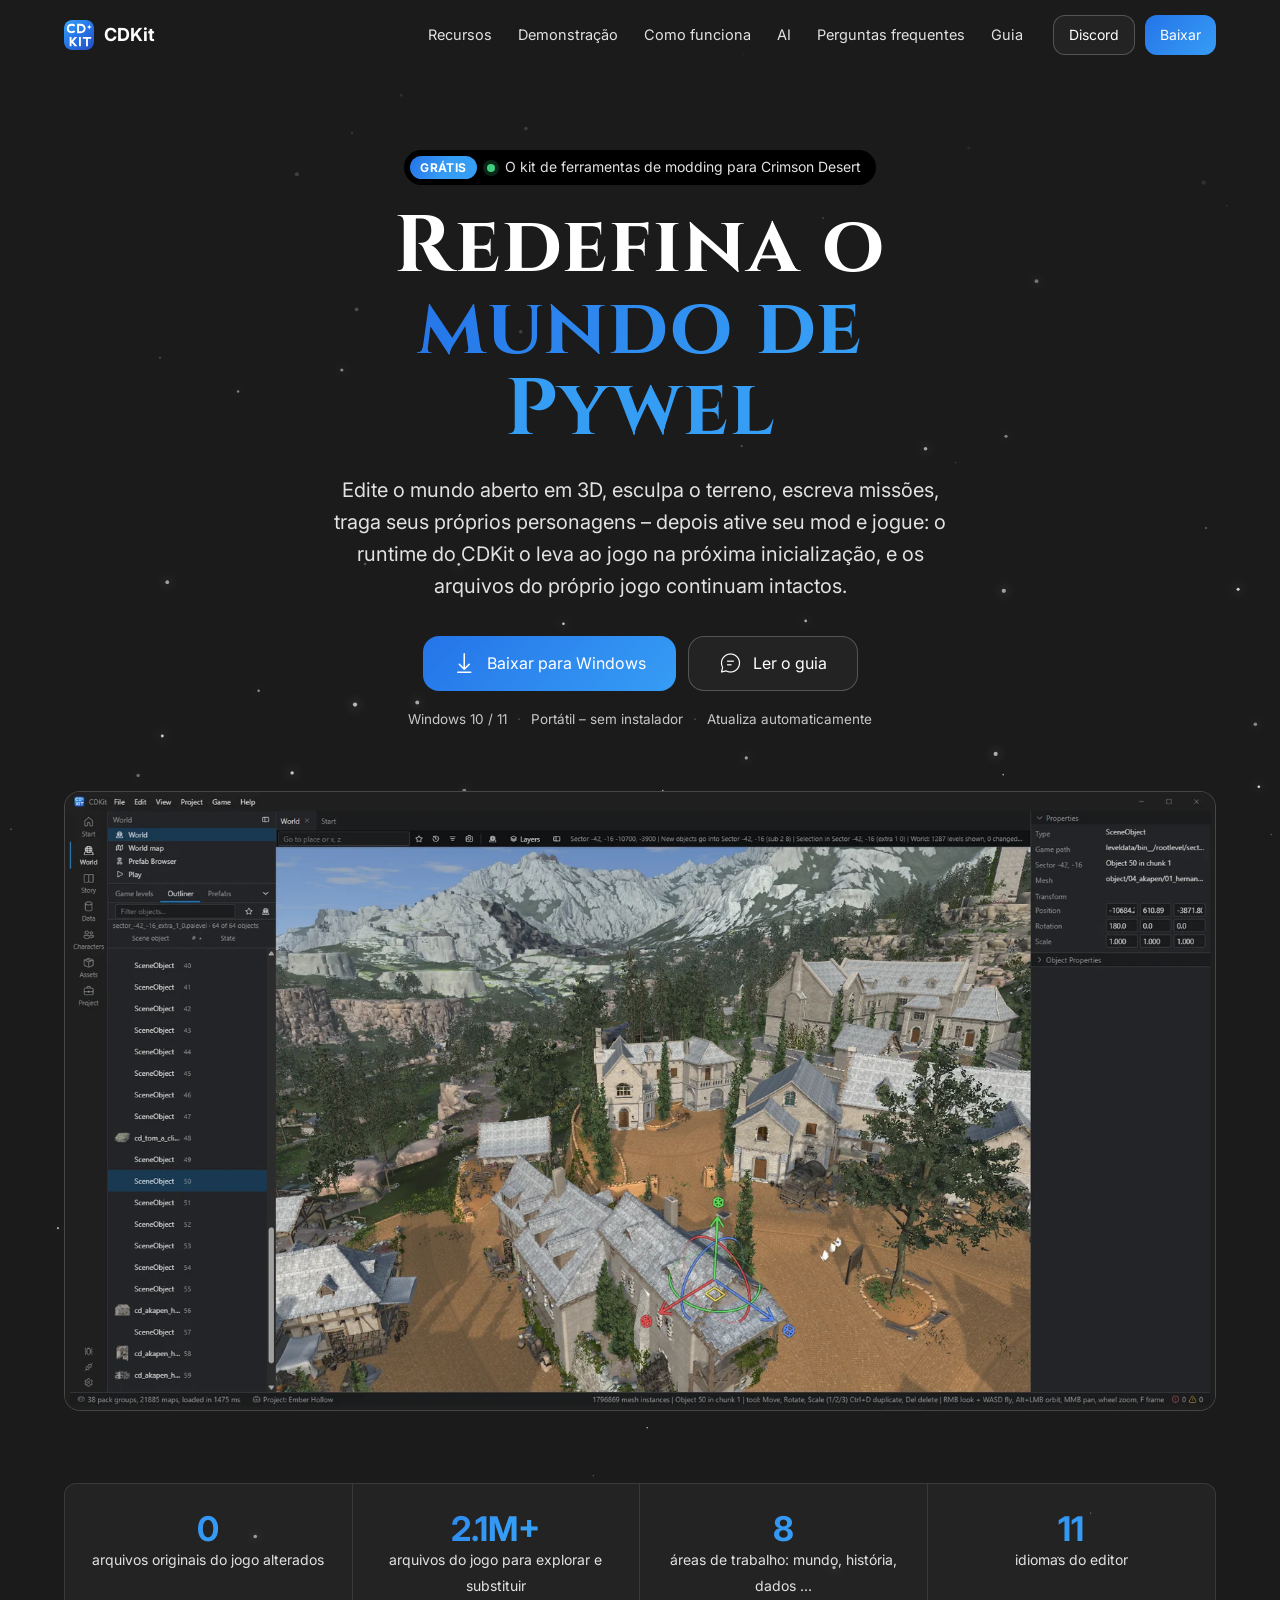
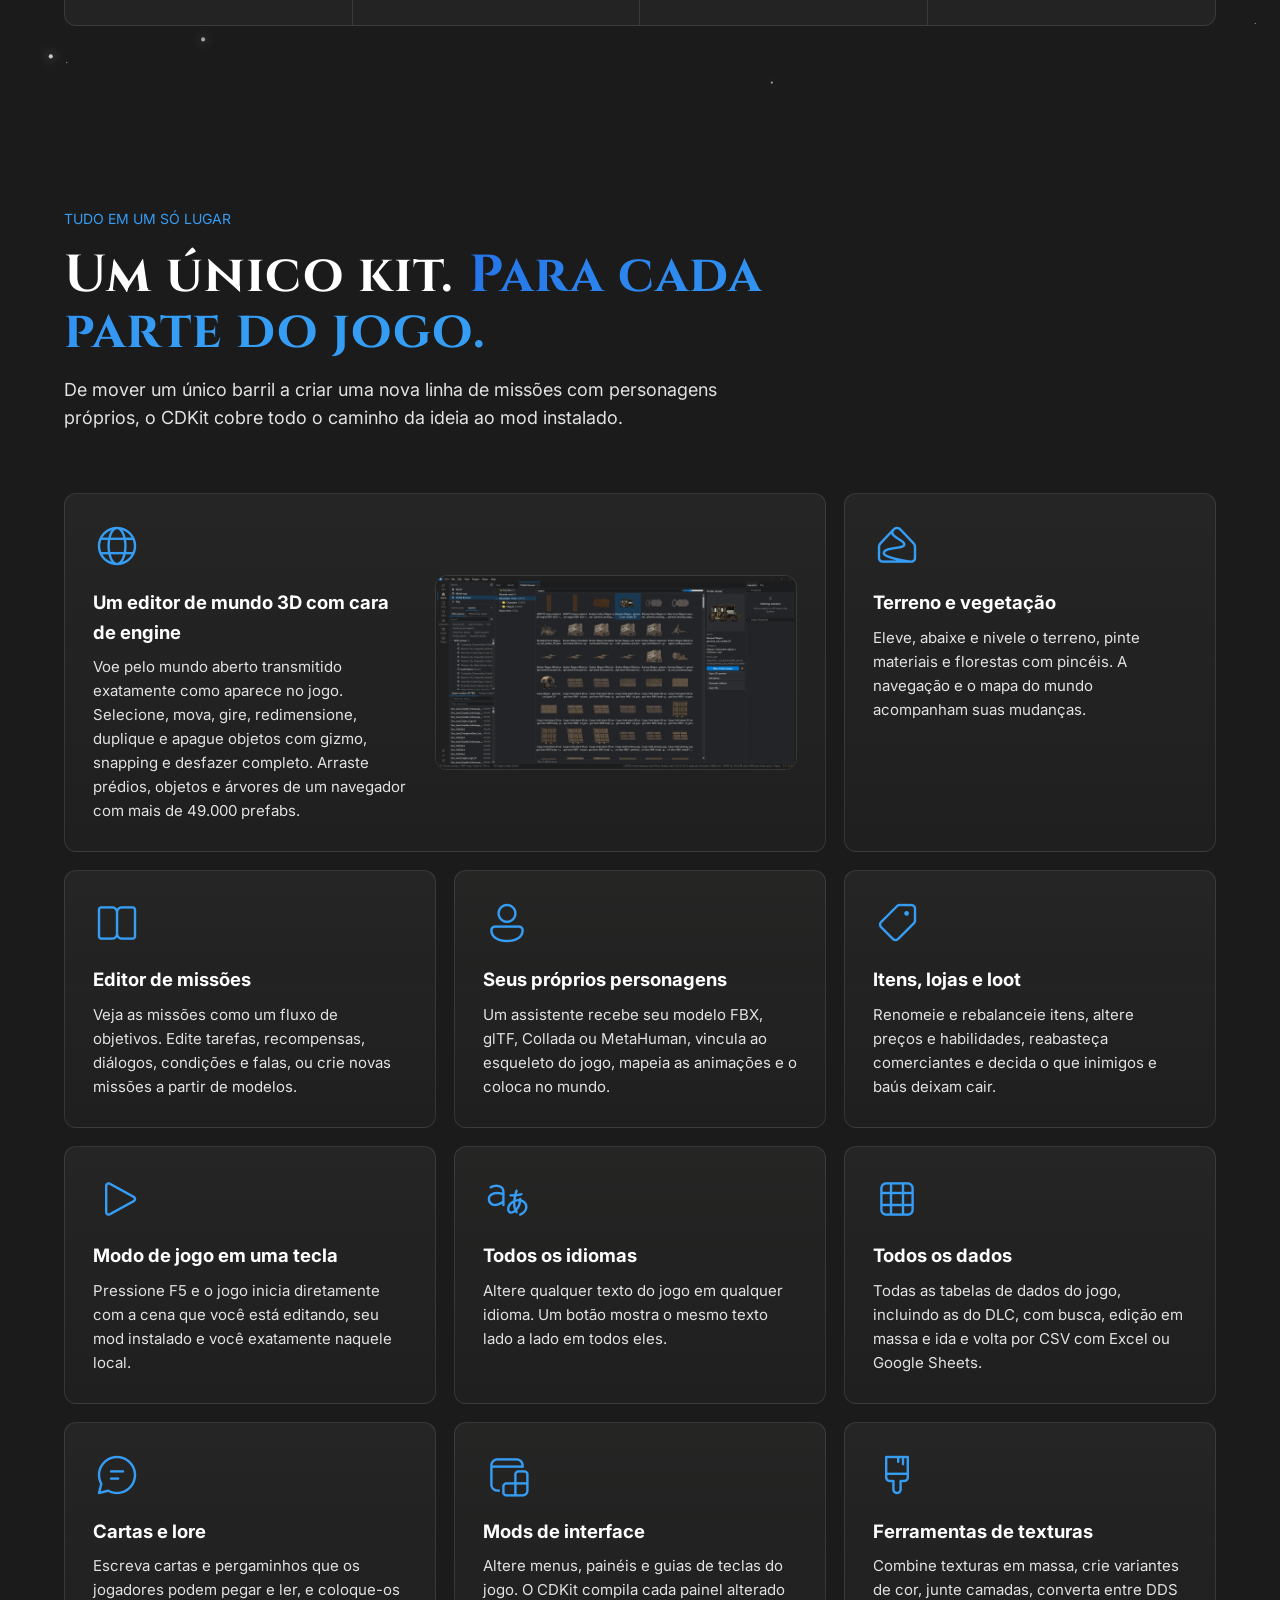
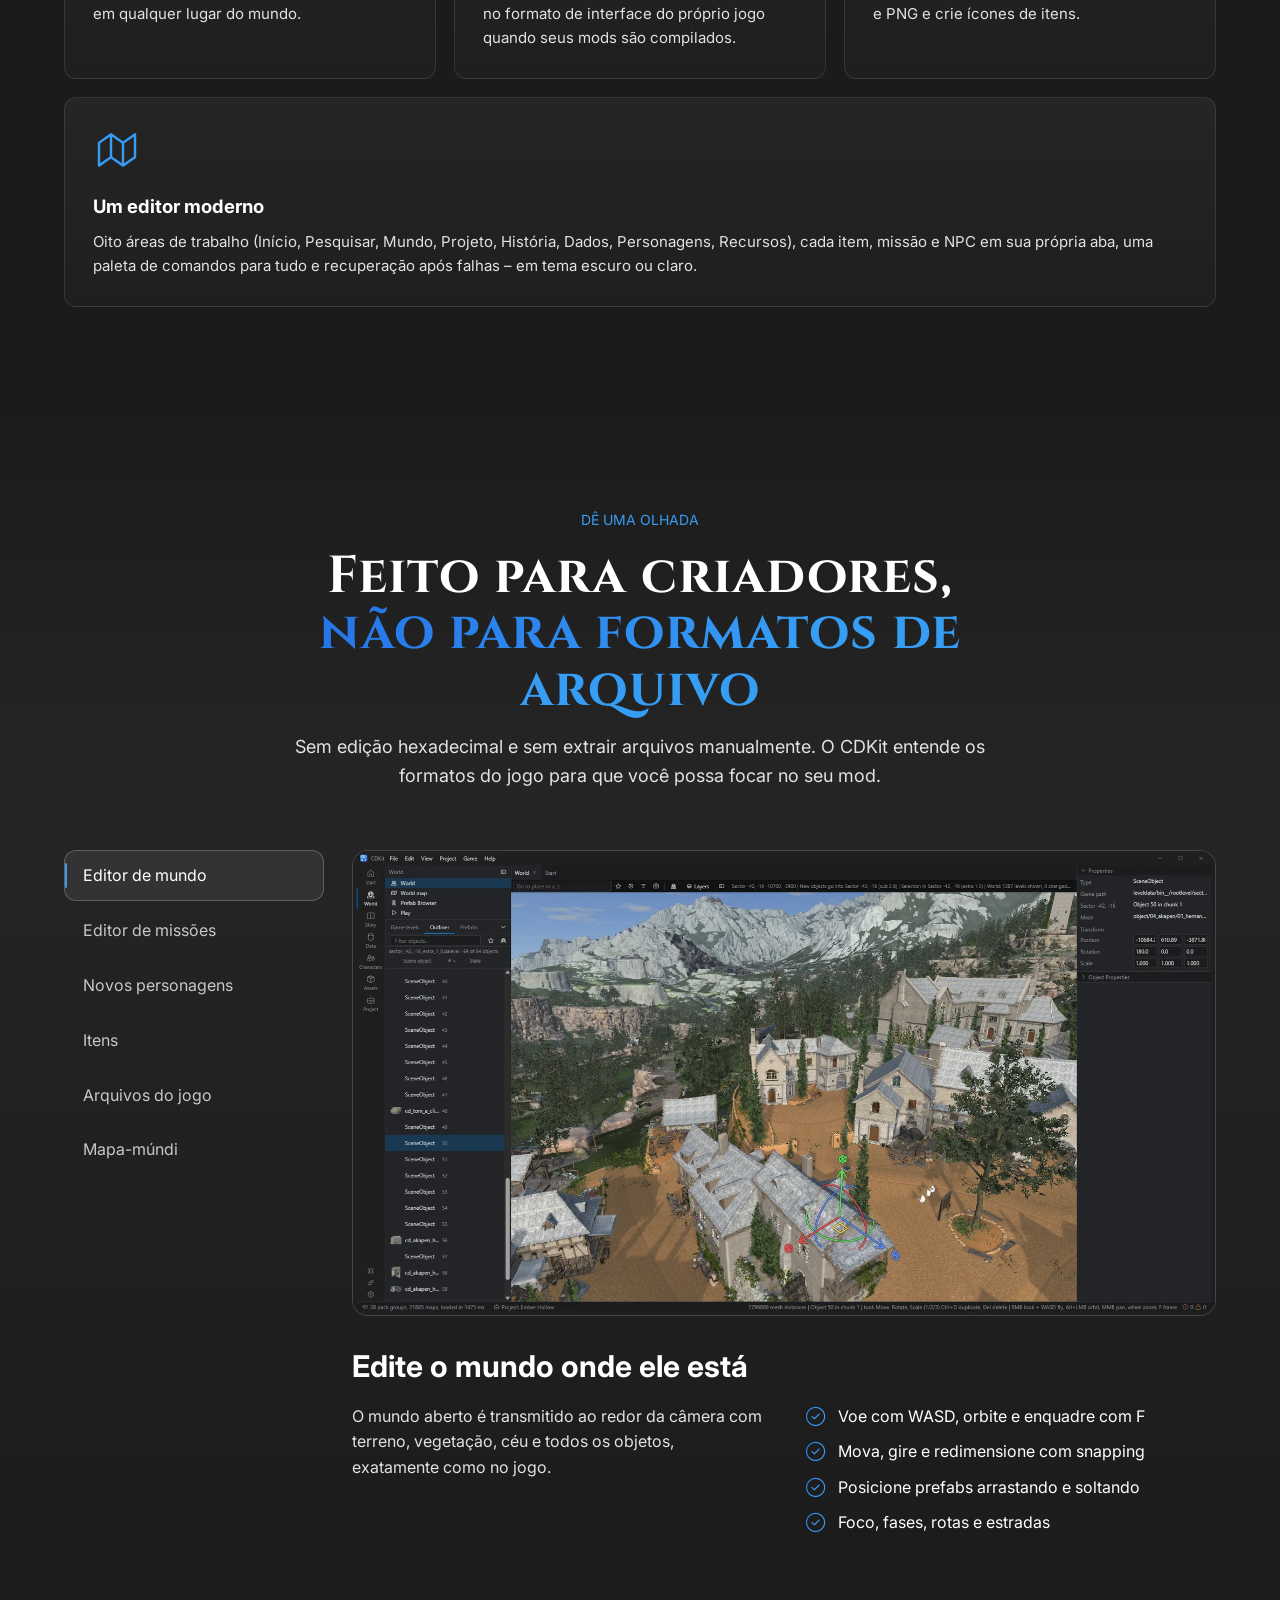
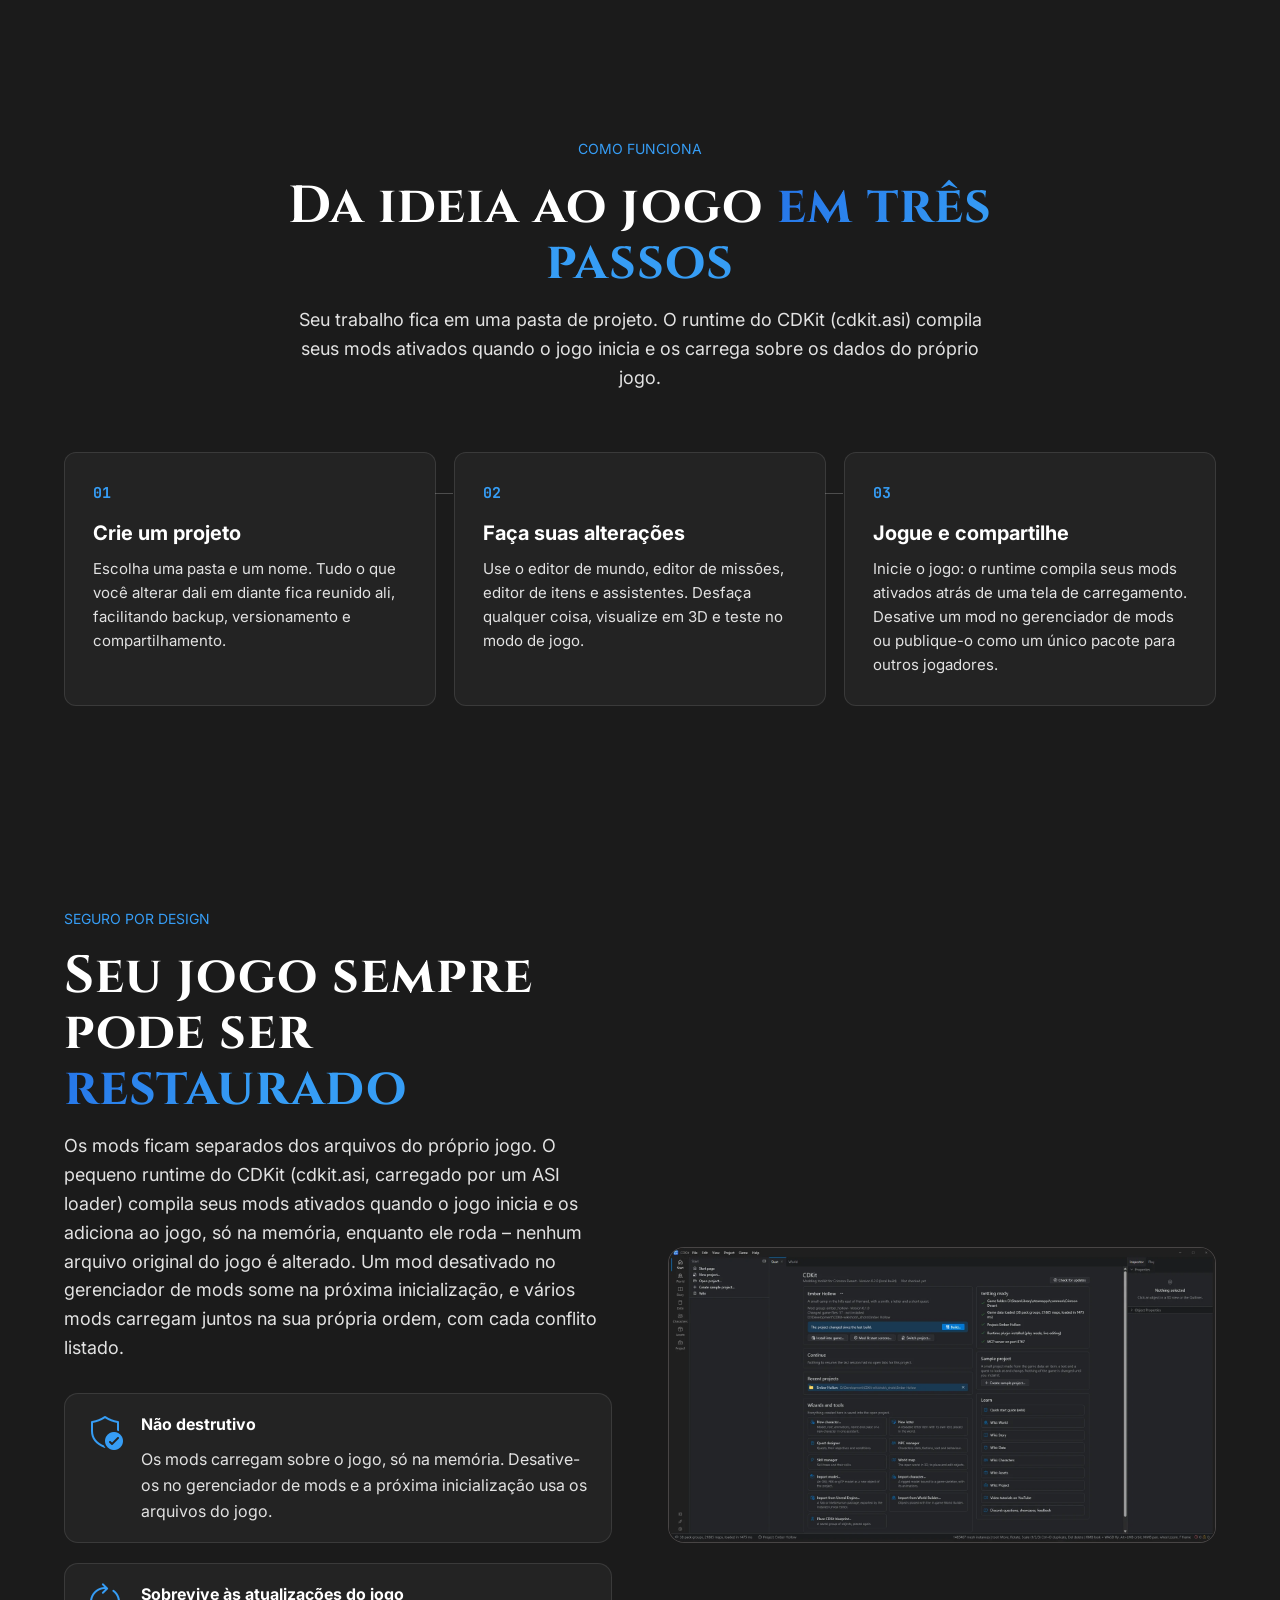
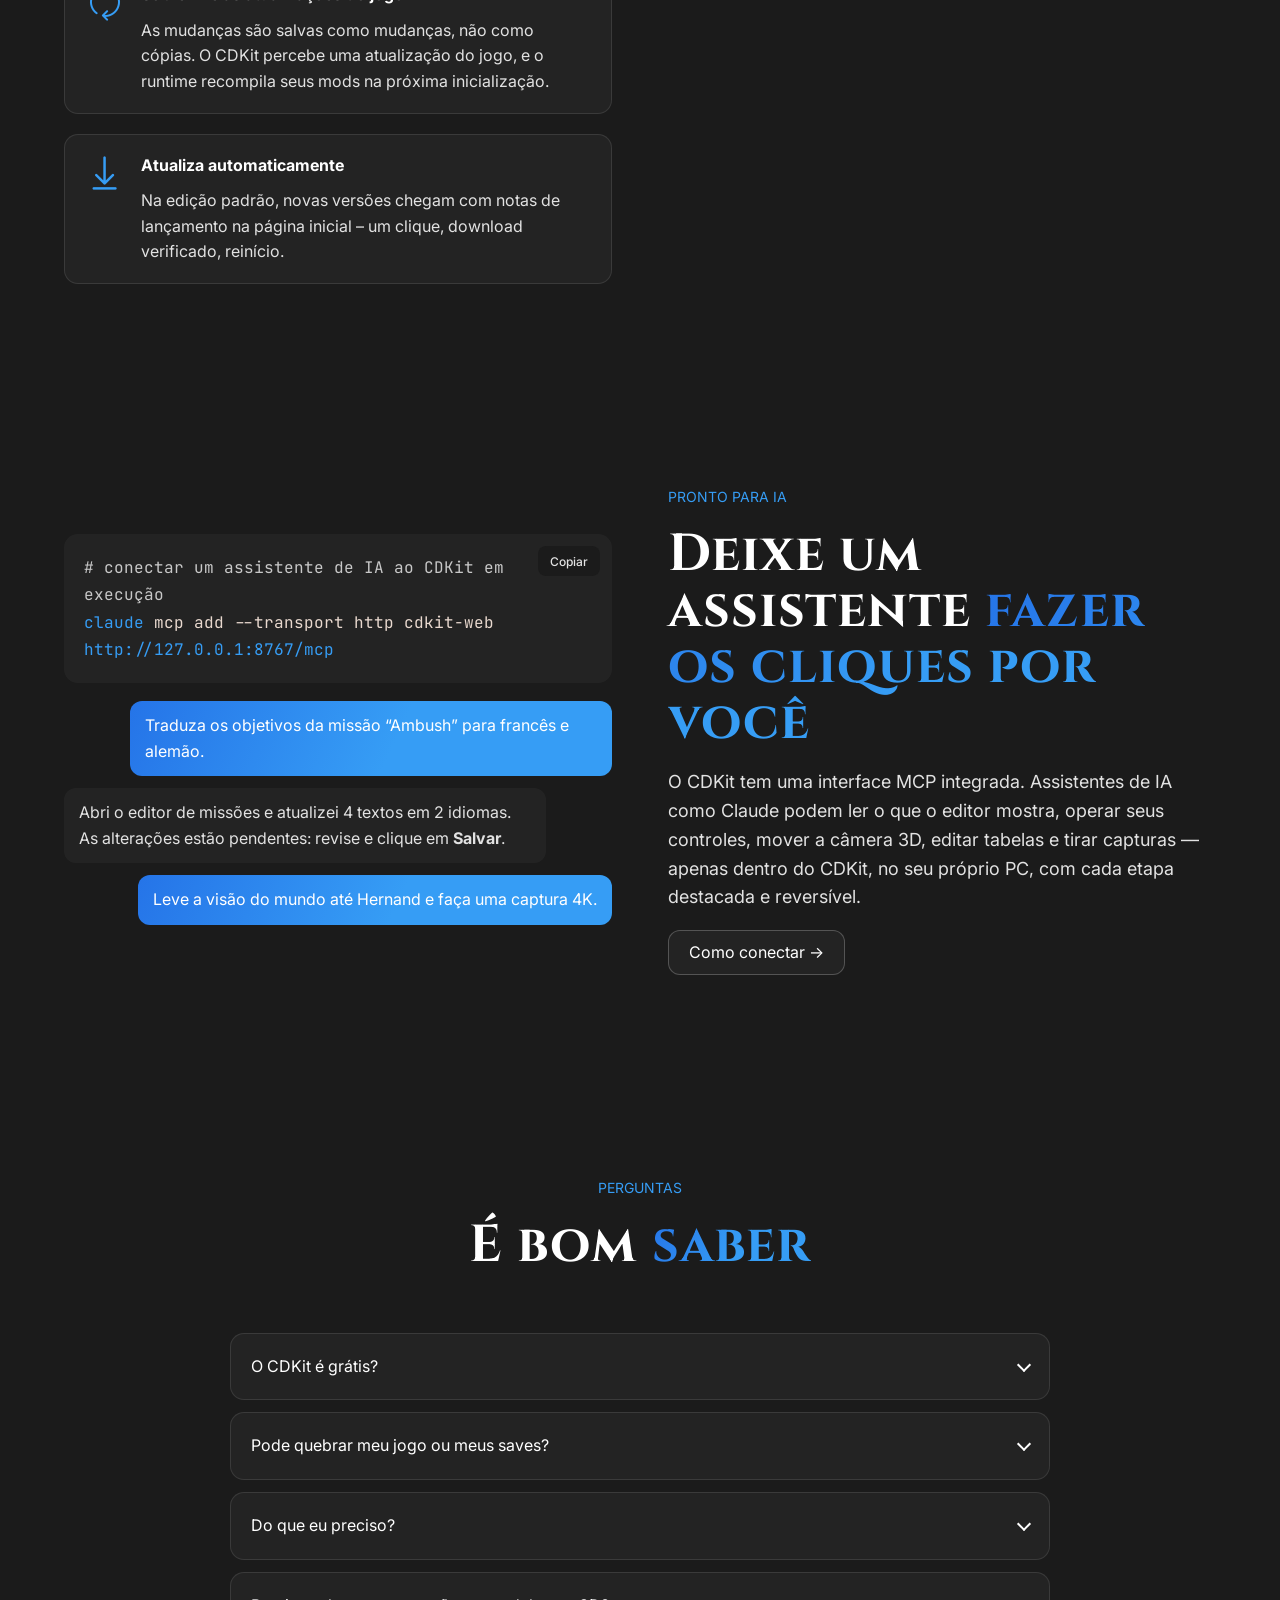
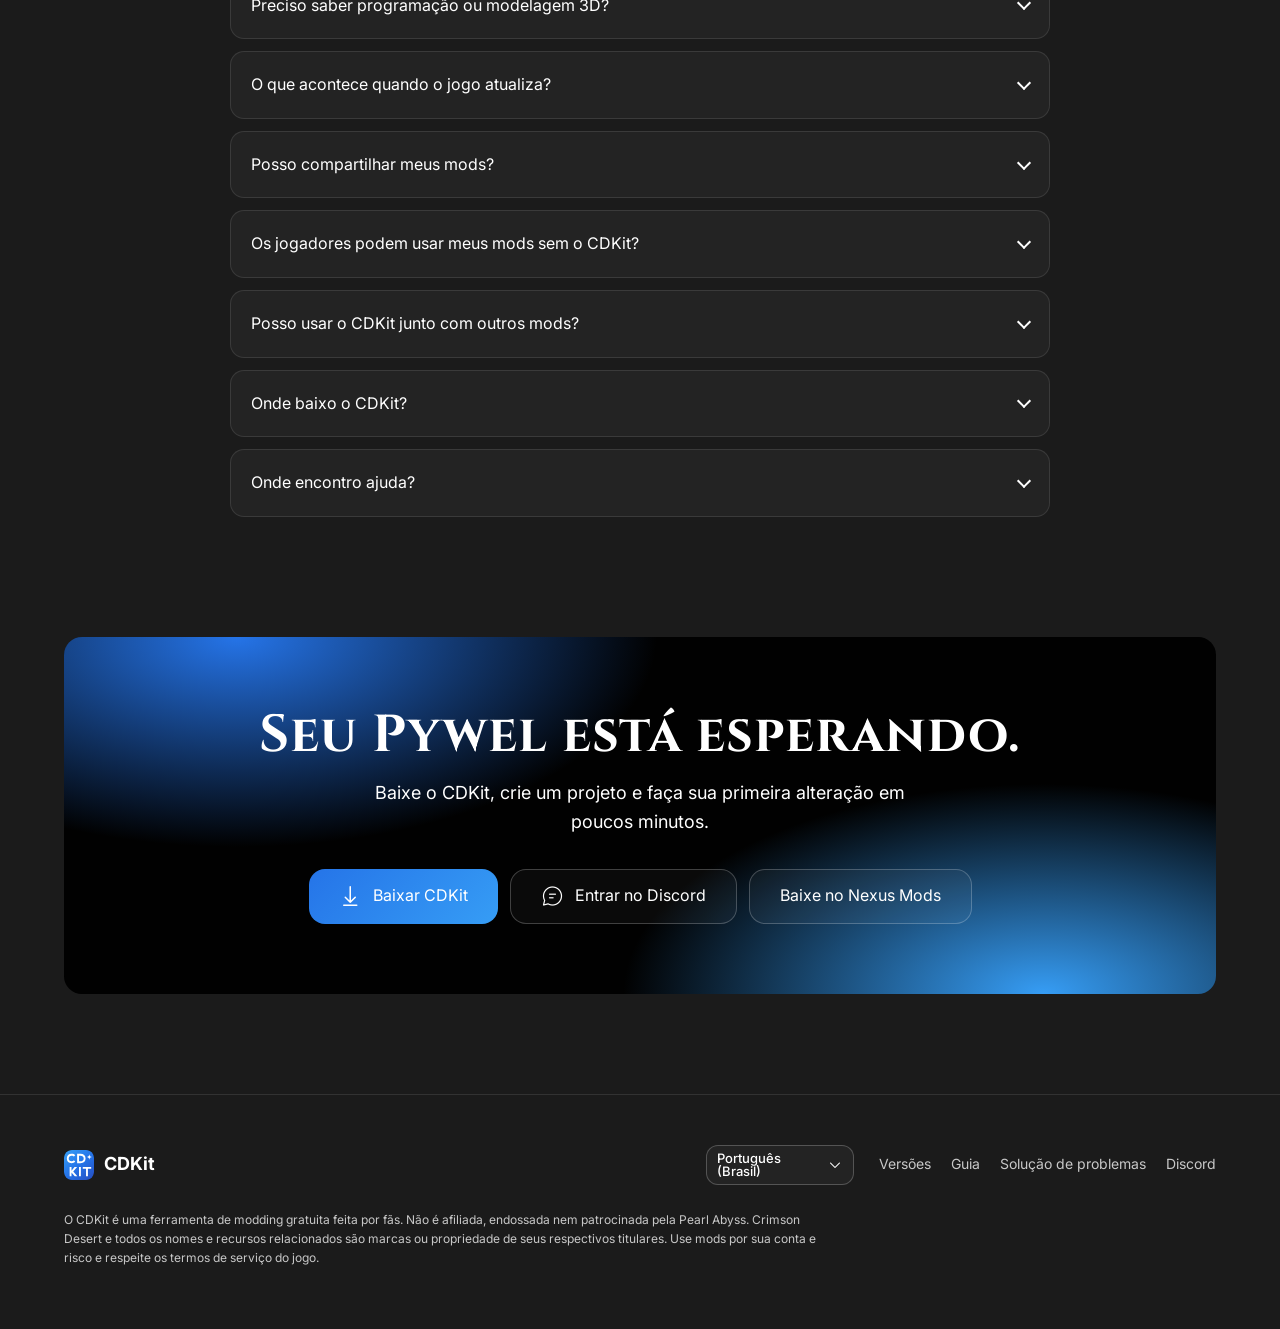
<file: docs/pt-BR/index.html>
<!doctype html>
<html lang="pt-BR">

<head>
  <meta charset="utf-8">
  <meta name="viewport" content="width=device-width, initial-scale=1">
  <title>CDKit – O kit de ferramentas de modding para Crimson Desert</title>
  <meta http-equiv="content-language" content="pt-BR">








  <meta name="description" content="Edite o mundo, modele o terreno, crie missões, adicione personagens e instale tudo no Crimson Desert com um clique. Grátis, não destrutivo e com atualização automática.">


  <meta name="theme-color" content="#0b0809">

  <meta property="og:locale" content="pt_BR">








  <meta property="og:title" content="CDKit – O kit de ferramentas de modding para Crimson Desert">










  <meta property="og:description" content="Edite o mundo, modele o terreno, crie missões, adicione personagens e instale tudo no Crimson Desert com um clique. Grátis, não destrutivo e com atualização automática.">


  <meta property="og:image" content="https://moon-yungg.github.io/CDKit-Releases/assets/og.jpg">








  <meta property="og:image:alt" content="Prévia do editor do CDKit">


  <meta property="og:type" content="website">
  <meta property="og:site_name" content="CDKit">

  <meta name="twitter:card" content="summary_large_image">








  <meta name="twitter:title" content="CDKit – O kit de ferramentas de modding para Crimson Desert">










  <meta name="twitter:description" content="Edite o mundo, modele o terreno, crie missões, adicione personagens e instale tudo no Crimson Desert com um clique. Grátis, não destrutivo e com atualização automática.">


  <meta name="twitter:image" content="assets/og.jpg">








  <meta name="twitter:image:alt" content="Prévia do editor do CDKit">



  <link rel="alternate" hreflang="x-default" href="../">
  <link rel="alternate" hreflang="en" href="../">
  <link rel="alternate" hreflang="zh-CN" href="../zh-CN/">
  <link rel="alternate" hreflang="zh-TW" href="../zh-TW/">
  <link rel="alternate" hreflang="de" href="../de/">
  <link rel="alternate" hreflang="fr" href="../fr/">
  <link rel="alternate" hreflang="ko" href="../ko/">
  <link rel="alternate" hreflang="ja" href="../ja/">
  <link rel="alternate" hreflang="es" href="../es/">
  <link rel="alternate" hreflang="pt-BR" href="../pt-BR/">
  <link rel="alternate" hreflang="ru" href="../ru/">
  <link rel="alternate" hreflang="tr" href="../tr/">
  <link rel="icon" href="../assets/logo.svg" type="image/svg+xml">
  <link rel="preconnect" href="https://fonts.googleapis.com">
  <link rel="preconnect" href="https://fonts.gstatic.com" crossorigin>
  <link href="https://fonts.googleapis.com/css2?family=Inter:wght@400;500;600;700&amp;family=Cinzel:wght@600;700&amp;family=JetBrains+Mono:wght@400;500&amp;display=swap" rel="stylesheet">
  <link rel="stylesheet" href="../assets/site.css">
<link rel="canonical" href="https://moon-yungg.github.io/CDKit-Releases/pt-BR/"></head>

<body>

  <header class="nav" id="nav">
    <div class="wrap">
      <a href="#top" class="brand"><img src="../assets/logo.svg" alt="">CDKit</a>
      <nav class="nav-links" id="navLinks">
        <a href="#features">Recursos</a>
        <a href="#showcase">Demonstração</a>
        <a href="#how">Como funciona</a>
        <a href="#ai">AI</a>
        <a href="#faq">Perguntas frequentes</a>
        <a href="https://github.com/Moon-yungg/CDKit-Releases/wiki">Guia</a>
      </nav>
      <div class="nav-cta">
        <a class="btn btn-sm" href="https://discord.gg/HfkShRJZU" target="_blank" rel="noopener">Discord</a>
        <a class="btn btn-sm btn-primary" href="https://github.com/Moon-yungg/CDKit-Releases/releases/latest">Baixar</a>
      </div>
      <button class="menu-btn" id="menuBtn" aria-label="Menu" aria-expanded="false" aria-controls="navLinks">
        <span class="fluent-icon" aria-hidden="true">&#xF560;</span>
      </button>
    </div>
  </header>

  <main id="top">

    <!-- ================= HERO ================= -->
    <section class="hero">
      <div class="hero-bg">
        <canvas id="embers" aria-hidden="true"></canvas>
      </div>
      <div class="wrap hero-grid">
        <div>
          <span class="badge"><b>GRÁTIS</b><span class="dot"></span><span id="heroBadge">O kit de ferramentas de modding para Crimson Desert</span></span>
          <h1 class="serif">Redefina o <span class="grad-text">mundo de Pywel</span></h1>
          <p class="lead">Edite o mundo aberto em 3D, esculpa o terreno, escreva missões, traga seus próprios personagens – depois ative seu mod e jogue: o runtime do CDKit o leva ao jogo na próxima inicialização, e os arquivos do próprio jogo continuam intactos.</p>
          <div class="hero-ctas">
            <a class="btn btn-lg btn-primary" id="downloadBtn" href="https://github.com/Moon-yungg/CDKit-Releases/releases/latest/download/CDKit.zip">
              <span class="fluent-icon" aria-hidden="true">&#xF151;</span>
              Baixar para Windows
            </a>
            <a class="btn btn-lg" href="https://github.com/Moon-yungg/CDKit-Releases/wiki/Getting-Started">
              <span class="fluent-icon" aria-hidden="true">&#xF286;</span>
              Ler o guia
            </a>
          </div>
          <div class="release-line" id="releaseLine"><span>Windows 10 / 11</span><span>Portátil – sem instalador</span><span>Atualiza automaticamente</span></div>
        </div>
        <div class="hero-shot" id="heroShot">
          <div class="window">
            <img src="../assets/shots/world-view.webp" alt="Editor de mundo do CDKit mostrando a área de Hernand em 3D" width="1600" height="860" fetchpriority="high">
          </div>
        </div>
      </div>
      <div class="wrap">
        <div class="stats reveal">
          <div class="stat"><strong class="grad-text">0</strong><span>arquivos originais do jogo alterados</span></div>
          <div class="stat"><strong class="grad-text" data-count="2100000" data-suffix="+">2.1M+</strong><span>arquivos do jogo para explorar e substituir</span></div>
          <div class="stat"><strong class="grad-text" data-count="8">8</strong><span>áreas de trabalho: mundo, história, dados …</span></div>
          <div class="stat"><strong class="grad-text" data-count="11">11</strong><span>idiomas do editor</span></div>
        </div>
      </div>
    </section>

    <!-- ================= FEATURES ================= -->
    <section id="features">
      <div class="wrap">
        <div class="section-head reveal">
          <span class="eyebrow">Tudo em um só lugar</span>
          <h2 class="serif">Um único kit. <span class="grad-text">Para cada parte do jogo.</span></h2>
          <p>De mover um único barril a criar uma nova linha de missões com personagens próprios, o CDKit cobre todo o caminho da ideia ao mod instalado.</p>
        </div>
        <div class="features">
          <article class="card wide reveal">
            <div>
              <div class="icon"><span class="fluent-icon" aria-hidden="true">&#xF45A;</span></div>
              <h3>Um editor de mundo 3D com cara de engine</h3>
              <p>Voe pelo mundo aberto transmitido exatamente como aparece no jogo. Selecione, mova, gire, redimensione, duplique e apague objetos com gizmo, snapping e desfazer completo. Arraste prédios, objetos e árvores de um navegador com mais de 49.000 prefabs.</p>
            </div>
            <img src="../assets/shots/prefab-browser.webp" alt="Navegador de prefabs ao lado da visão 3D" loading="lazy" width="1600" height="860">
          </article>
          <article class="card reveal">
            <div class="icon"><span class="fluent-icon" aria-hidden="true">&#xF00E8;</span></div>
            <h3>Terreno e vegetação</h3>
            <p>Eleve, abaixe e nivele o terreno, pinte materiais e florestas com pincéis. A navegação e o mapa do mundo acompanham suas mudanças.</p>
          </article>
          <article class="card reveal">
            <div class="icon"><span class="fluent-icon" aria-hidden="true">&#xE178;</span></div>
            <h3>Editor de missões</h3>
            <p>Veja as missões como um fluxo de objetivos. Edite tarefas, recompensas, diálogos, condições e falas, ou crie novas missões a partir de modelos.</p>
          </article>
          <article class="card reveal">
            <div class="icon"><span class="fluent-icon" aria-hidden="true">&#xF5BD;</span></div>
            <h3>Seus próprios personagens</h3>
            <p>Um assistente recebe seu modelo FBX, glTF, Collada ou MetaHuman, vincula ao esqueleto do jogo, mapeia as animações e o coloca no mundo.</p>
          </article>
          <article class="card reveal">
            <div class="icon"><span class="fluent-icon" aria-hidden="true">&#xF77C;</span></div>
            <h3>Itens, lojas e loot</h3>
            <p>Renomeie e rebalanceie itens, altere preços e habilidades, reabasteça comerciantes e decida o que inimigos e baús deixam cair.</p>
          </article>
          <article class="card reveal">
            <div class="icon"><span class="fluent-icon" aria-hidden="true">&#xF605;</span></div>
            <h3>Modo de jogo em uma tecla</h3>
            <p>Pressione F5 e o jogo inicia diretamente com a cena que você está editando, seu mod instalado e você exatamente naquele local.</p>
          </article>
          <article class="card reveal">
            <div class="icon"><span class="fluent-icon" aria-hidden="true">&#xF833;</span></div>
            <h3>Todos os idiomas</h3>
            <p>Altere qualquer texto do jogo em qualquer idioma. Um botão mostra o mesmo texto lado a lado em todos eles.
            </p>
          </article>
          <article class="card reveal">
            <div class="icon"><span class="fluent-icon" aria-hidden="true">&#xF75D;</span></div>
            <h3>Todos os dados</h3>
            <p>Todas as tabelas de dados do jogo, incluindo as do DLC, com busca, edição em massa e ida e volta por CSV com Excel ou Google Sheets.
            </p>
          </article>
          <article class="card reveal">
            <div class="icon"><span class="fluent-icon" aria-hidden="true">&#xF286;</span></div>
            <h3>Cartas e lore</h3>
            <p>Escreva cartas e pergaminhos que os jogadores podem pegar e ler, e coloque-os em qualquer lugar do mundo.</p>
          </article>
          <article class="card reveal">
            <div class="icon"><span class="fluent-icon" aria-hidden="true">&#xEE65;</span></div>
            <h3>Mods de interface</h3>
            <p>Altere menus, painéis e guias de teclas do jogo. O CDKit compila cada painel alterado no formato de interface do próprio jogo quando seus mods são compilados.</p>
          </article>
          <article class="card reveal">
            <div class="icon"><span class="fluent-icon" aria-hidden="true">&#xF592;</span></div>
            <h3>Ferramentas de texturas</h3>
            <p>Combine texturas em massa, crie variantes de cor, junte camadas, converta entre DDS e PNG e crie ícones de itens.</p>
          </article>
          <article class="card reveal">
            <div class="icon"><span class="fluent-icon" aria-hidden="true">&#xE7DA;</span></div>
            <h3>Um editor moderno</h3>
            <p>Oito áreas de trabalho (Início, Pesquisar, Mundo, Projeto, História, Dados, Personagens, Recursos), cada item, missão e NPC em sua própria aba, uma paleta de comandos para tudo e recuperação após falhas – em tema escuro ou claro.</p>
          </article>
        </div>
      </div>
    </section>

    <!-- ================= SHOWCASE ================= -->
    <section id="showcase" class="showcase">
      <div class="wrap">
        <div class="section-head center reveal">
          <span class="eyebrow">Dê uma olhada</span>
          <h2 class="serif">Feito para criadores, <span class="grad-text">não para formatos de arquivo</span></h2>
          <p>Sem edição hexadecimal e sem extrair arquivos manualmente. O CDKit entende os formatos do jogo para que você possa focar no seu mod.</p>
        </div>
        <div class="show-grid reveal">
          <div class="tabs" role="tablist" id="tabs" aria-label="Demonstração"><button class="tab" type="button" role="tab" data-id="world" id="tab-world" aria-controls="showcasePanel" aria-selected="true" tabindex="0">Editor de mundo</button><button class="tab" type="button" role="tab" data-id="quests" id="tab-quests" aria-controls="showcasePanel" aria-selected="false" tabindex="-1">Editor de missões</button><button class="tab" type="button" role="tab" data-id="characters" id="tab-characters" aria-controls="showcasePanel" aria-selected="false" tabindex="-1">Novos personagens</button><button class="tab" type="button" role="tab" data-id="items" id="tab-items" aria-controls="showcasePanel" aria-selected="false" tabindex="-1">Itens</button><button class="tab" type="button" role="tab" data-id="files" id="tab-files" aria-controls="showcasePanel" aria-selected="false" tabindex="-1">Arquivos do jogo</button><button class="tab" type="button" role="tab" data-id="map" id="tab-map" aria-controls="showcasePanel" aria-selected="false" tabindex="-1">Mapa-múndi</button></div>
          <div class="stage" id="showcasePanel" role="tabpanel" aria-labelledby="tab-world">
            <div class="window">
              <img id="stageImg" src="../assets/shots/world-view.webp" alt="Edite o mundo onde ele está" width="1600" height="860">
            </div>
            <div class="stage-text">
              <h3 id="stageHead">Edite o mundo onde ele está</h3>
              <p id="stageText">O mundo aberto é transmitido ao redor da câmera com terreno, vegetação, céu e todos os objetos, exatamente como no jogo.</p>
              <ul class="checks" id="stageList"><li>Voe com WASD, orbite e enquadre com F</li><li>Mova, gire e redimensione com snapping</li><li>Posicione prefabs arrastando e soltando</li><li>Foco, fases, rotas e estradas</li></ul>
            </div>
          </div>
        </div>
      </div>
    </section>

    <!-- ================= HOW ================= -->
    <section id="how">
      <div class="wrap">
        <div class="section-head center reveal">
          <span class="eyebrow">Como funciona</span>
          <h2 class="serif">Da ideia ao jogo <span class="grad-text">em três passos</span></h2>
          <p>Seu trabalho fica em uma pasta de projeto. O runtime do CDKit (cdkit.asi) compila seus mods ativados quando o jogo inicia e os carrega sobre os dados do próprio jogo.</p>
        </div>
        <div class="steps">
          <div class="step reveal">
            <h3>Crie um projeto</h3>
            <p>Escolha uma pasta e um nome. Tudo o que você alterar dali em diante fica reunido ali, facilitando backup, versionamento e compartilhamento.</p>
          </div>
          <div class="step reveal">
            <h3>Faça suas alterações</h3>
            <p>Use o editor de mundo, editor de missões, editor de itens e assistentes. Desfaça qualquer coisa, visualize em 3D e teste no modo de jogo.</p>
          </div>
          <div class="step reveal">
            <h3>Jogue e compartilhe</h3>
            <p>Inicie o jogo: o runtime compila seus mods ativados atrás de uma tela de carregamento. Desative um mod no gerenciador de mods ou publique-o como um único pacote para outros jogadores.</p>
          </div>
        </div>
      </div>
    </section>

    <!-- ================= SAFE ================= -->
    <section>
      <div class="wrap split">
        <div class="reveal">
          <span class="eyebrow">Seguro por design</span>
          <h2 class="serif">Seu jogo sempre pode ser <span class="grad-text">restaurado</span></h2>
          <p style="color:var(--muted);font-size:18px;margin:0">Os mods ficam separados dos arquivos do próprio jogo. O pequeno runtime do CDKit (cdkit.asi, carregado por um ASI loader) compila seus mods ativados quando o jogo inicia e os adiciona ao jogo, só na memória, enquanto ele roda – nenhum arquivo original do jogo é alterado. Um mod desativado no gerenciador de mods some na próxima inicialização, e vários mods carregam juntos na sua própria ordem, com cada conflito listado.</p>
          <div class="pill-list">
            <div class="pill">
              <div class="icon"><span class="fluent-icon" aria-hidden="true">&#xEAC8;</span></div>
              <div>
                <h4>Não destrutivo</h4>
                <p>Os mods carregam sobre o jogo, só na memória. Desative-os no gerenciador de mods e a próxima inicialização usa os arquivos do jogo.</p>
              </div>
            </div>
            <div class="pill">
              <div class="icon"><span class="fluent-icon" aria-hidden="true">&#xF190;</span></div>
              <div>
                <h4>Sobrevive às atualizações do jogo</h4>
                <p>As mudanças são salvas como mudanças, não como cópias. O CDKit percebe uma atualização do jogo, e o runtime recompila seus mods na próxima inicialização.</p>
              </div>
            </div>
            <div class="pill">
              <div class="icon"><span class="fluent-icon" aria-hidden="true">&#xF151;</span></div>
              <div>
                <h4>Atualiza automaticamente</h4>
                <p>Na edição padrão, novas versões chegam com notas de lançamento na página inicial – um clique, download verificado, reinício.</p>
              </div>
            </div>
          </div>
        </div>
        <div class="reveal">
          <div class="window">
            <img src="../assets/shots/start-page.webp" alt="A página inicial do CDKit com o próximo passo do seu projeto" loading="lazy" width="1600" height="860">
          </div>
        </div>
      </div>
    </section>

    <!-- ================= AI ================= -->
    <section id="ai">
      <div class="wrap split">
        <div class="reveal">
          <div class="code" id="mcpCode"><button class="copy" data-copy="claude mcp add --transport http cdkit-web http://127.0.0.1:8767/mcp">Copiar</button><span class="code-line c"># conectar um assistente de IA ao CDKit em execução</span><span class="code-line"><span class="k">claude</span> mcp add --transport http cdkit-web <span class="s">http://127.0.0.1:8767/mcp</span></span></div>
          <div class="chat">
            <div class="bubble me">Traduza os objetivos da missão “Ambush” para francês e alemão.</div>
            <div class="bubble ai">Abri o editor de missões e atualizei 4 textos em 2 idiomas. As alterações estão pendentes: revise e clique em <b>Salvar</b>.</div>
            <div class="bubble me">Leve a visão do mundo até Hernand e faça uma captura 4K.</div>
          </div>
        </div>
        <div class="reveal">
          <span class="eyebrow">Pronto para IA</span>
          <h2 class="serif">Deixe um assistente <span class="grad-text">fazer os cliques por você</span></h2>
          <p style="color:var(--muted);font-size:18px">O CDKit tem uma interface MCP integrada. Assistentes de IA como Claude podem ler o que o editor mostra, operar seus controles, mover a câmera 3D, editar tabelas e tirar capturas — apenas dentro do CDKit, no seu próprio PC, com cada etapa destacada e reversível.</p>
          <a class="btn" href="https://github.com/Moon-yungg/CDKit-Releases/wiki/AI-Assistants-MCP">Como conectar →</a>
        </div>
      </div>
    </section>

    <!-- ================= FAQ ================= -->
    <section id="faq">
      <div class="wrap">
        <div class="section-head center reveal">
          <span class="eyebrow">Perguntas</span>
          <h2 class="serif">É bom <span class="grad-text">saber</span></h2>
        </div>
        <div class="faq reveal">
          <details>
            <summary>O CDKit é grátis?</summary>
            <p>Sim. Baixe, extraia e execute <code>CDkit.exe</code> — sem conta e sem instalador.</p>
          </details>
          <details>
            <summary>Pode quebrar meu jogo ou meus saves?</summary>
            <p>Nenhum arquivo original do jogo é alterado. O runtime cdkit.asi (carregado por um ASI loader em bin64) compila seus mods ativados quando o jogo inicia, com uma tela de carregamento, e os adiciona ao jogo, só na memória, enquanto ele roda. “Desativar este mod” ou “Desativar todos os mods” no gerenciador de mods os desliga, e a próxima inicialização usa os arquivos do próprio jogo. O modo de jogo bloqueia o salvamento, então seus saves ficam seguros durante os testes.</p>
          </details>
          <details>
            <summary>Do que eu preciso?</summary>
            <p>Windows 10 ou 11 de 64 bits, Crimson Desert na Steam, uma placa de vídeo DirectX 12 e o Microsoft Edge WebView2 Runtime (já incluso no Windows 11 e em todo Windows 10 atualizado). Para jogar com mods, o jogo precisa de um ASI loader na pasta bin64, por exemplo o Ultimate ASI Loader (não incluso). O modo de jogo e a prévia ao vivo também usam o plugin World Builder; importar pacotes MetaHuman/Fab exige Unreal Engine.
            </p>
          </details>
          <details>
            <summary>Preciso saber programação ou modelagem 3D?</summary>
            <p>Não. A maioria das tarefas — mover objetos, alterar itens, editar missões e textos — é feita com formulários e o mouse. Para modelos próprios, você só precisa de um arquivo 3D; o assistente cuida do resto.</p>
          </details>
          <details>
            <summary>O que acontece quando o jogo atualiza?</summary>
            <p>O CDKit percebe a nova versão do jogo e mostra quais projetos ela afeta. O runtime recompila seus mods para o jogo atualizado na próxima inicialização – não há nada a reinstalar, e suas mudanças se mantêm em quase todos os casos. Uma atualização maior pode precisar antes de uma nova versão do CDKit; as notas da versão indicam as versões do jogo suportadas.</p>
          </details>
          <details>
            <summary>Posso compartilhar meus mods?</summary>
            <p>Sim. “Publicar mod” grava seu mod como um único pacote .cdpkg e um ZIP para sites de mods. Os outros o adicionam com “Importar mod”, arrastam seus mods para a própria ordem de carregamento, verificam conflitos e podem atualizar um mod ou desfazer uma atualização.</p>
          </details>
          <details>
            <summary>Os jogadores podem usar meus mods sem o CDKit?</summary>
            <p>Sim. Eles baixam o CDKit Runtime (cdkit.asi e uma pasta mods) nas versões do GitHub, descompactam na pasta do jogo, adicionam um ASI loader e colocam os arquivos .cdpkg em bin64\CDKit\mods.</p>
          </details>
          <details>
            <summary>Posso usar o CDKit junto com outros mods?</summary>
            <p>Sim, a maioria dos mods ASI funciona bem junto com ele. Não rode ao mesmo tempo dois carregadores de mods que carregam arquivos próprios: eles interceptam as mesmas funções do jogo e podem fazê-lo travar. Mantenha só um deles em bin64.</p>
          </details>
          <details>
            <summary>Onde baixo o CDKit?</summary>
            <p>Há duas edições com os mesmos editores: a edição padrão, nas versões do GitHub, com atualizações embutidas, e a edição Nexus no Nexus Mods, que não abre nenhuma conexão com a internet por conta própria e é atualizada pela página dela no Nexus.</p>
          </details>
          <details>
            <summary>Onde encontro ajuda?</summary>
            <p>Comece pelo <a href="https://github.com/Moon-yungg/CDKit-Releases/wiki">guia</a>, e pergunte o que quiser no nosso <a href="https://discord.gg/HfkShRJZU" target="_blank" rel="noopener">Discord</a>.</p>
          </details>
        </div>
      </div>
    </section>

    <!-- ================= CTA ================= -->
    <section style="padding-top:20px">
      <div class="wrap">
        <div class="cta reveal">
          <h2 class="serif">Seu Pywel está esperando.</h2>
          <p>Baixe o CDKit, crie um projeto e faça sua primeira alteração em poucos minutos.</p>
          <div class="hero-ctas">
            <a class="btn btn-lg btn-primary" href="https://github.com/Moon-yungg/CDKit-Releases/releases/latest">
              <span class="fluent-icon" aria-hidden="true">&#xF151;</span>
              Baixar CDKit
            </a>
            <a class="btn btn-lg" href="https://discord.gg/HfkShRJZU" target="_blank" rel="noopener">
              <span class="fluent-icon" aria-hidden="true">&#xF286;</span>
              Entrar no Discord
            </a>
            <a class="btn btn-lg" href="https://www.nexusmods.com/crimsondesert/mods/3789" target="_blank" rel="noopener">Baixe no Nexus Mods</a>
          </div>
        </div>
      </div>
    </section>

  </main>

  <footer>
    <div class="wrap">
      <div class="foot">
        <a href="#top" class="brand"><img src="../assets/logo.svg" alt="">CDKit</a>
        <div class="lang-picker">
          <details class="lang-menu">
<summary class="lang-select" aria-label="Select language"><span>Português (Brasil)</span><span class="fluent-icon lang-chevron" aria-hidden="true">&#xF2A2;</span></summary>
<nav class="lang-options" aria-label="Select language">
<a class="lang-option" href="../?manual=language" lang="en" hreflang="en">English</a>
<a class="lang-option" href="../zh-CN/" lang="zh-CN" hreflang="zh-CN">简体中文</a>
<a class="lang-option" href="../zh-TW/" lang="zh-TW" hreflang="zh-TW">繁體中文</a>
<a class="lang-option" href="../de/" lang="de" hreflang="de">Deutsch</a>
<a class="lang-option" href="../fr/" lang="fr" hreflang="fr">Français</a>
<a class="lang-option" href="../ko/" lang="ko" hreflang="ko">한국어</a>
<a class="lang-option" href="../ja/" lang="ja" hreflang="ja">日本語</a>
<a class="lang-option" href="../es/" lang="es" hreflang="es">Español</a>
<a class="lang-option" href="../pt-BR/" lang="pt-BR" hreflang="pt-BR" aria-current="page">Português (Brasil)</a>
<a class="lang-option" href="../ru/" lang="ru" hreflang="ru">Русский</a>
<a class="lang-option" href="../tr/" lang="tr" hreflang="tr">Türkçe</a>
</nav>
</details>
        </div>
        <nav>
          <a href="https://github.com/Moon-yungg/CDKit-Releases/releases">Versões</a>
          <a href="https://github.com/Moon-yungg/CDKit-Releases/wiki">Guia</a>
          <a href="https://github.com/Moon-yungg/CDKit-Releases/wiki/Troubleshooting">Solução de problemas</a>
          <a href="https://discord.gg/HfkShRJZU" target="_blank" rel="noopener">Discord</a>
        </nav>
      </div>
      <p class="disclaimer">O CDKit é uma ferramenta de modding gratuita feita por fãs. Não é afiliada, endossada nem patrocinada pela Pearl Abyss. Crimson Desert e todos os nomes e recursos relacionados são marcas ou propriedade de seus respectivos titulares. Use mods por sua conta e risco e respeite os termos de serviço do jogo.</p>
    </div>
  </footer>

  <div class="lightbox" id="lightbox" role="dialog" aria-modal="true" aria-label="Visualizador de capturas" aria-hidden="true">
    <button class="lightbox-close" type="button" aria-label="Fechar captura"><span class="fluent-icon" aria-hidden="true"></span></button>
    <img alt="">
  </div>
<script src="../assets/site-pt-BR.js" defer></script>
</body>

</html>
</file>
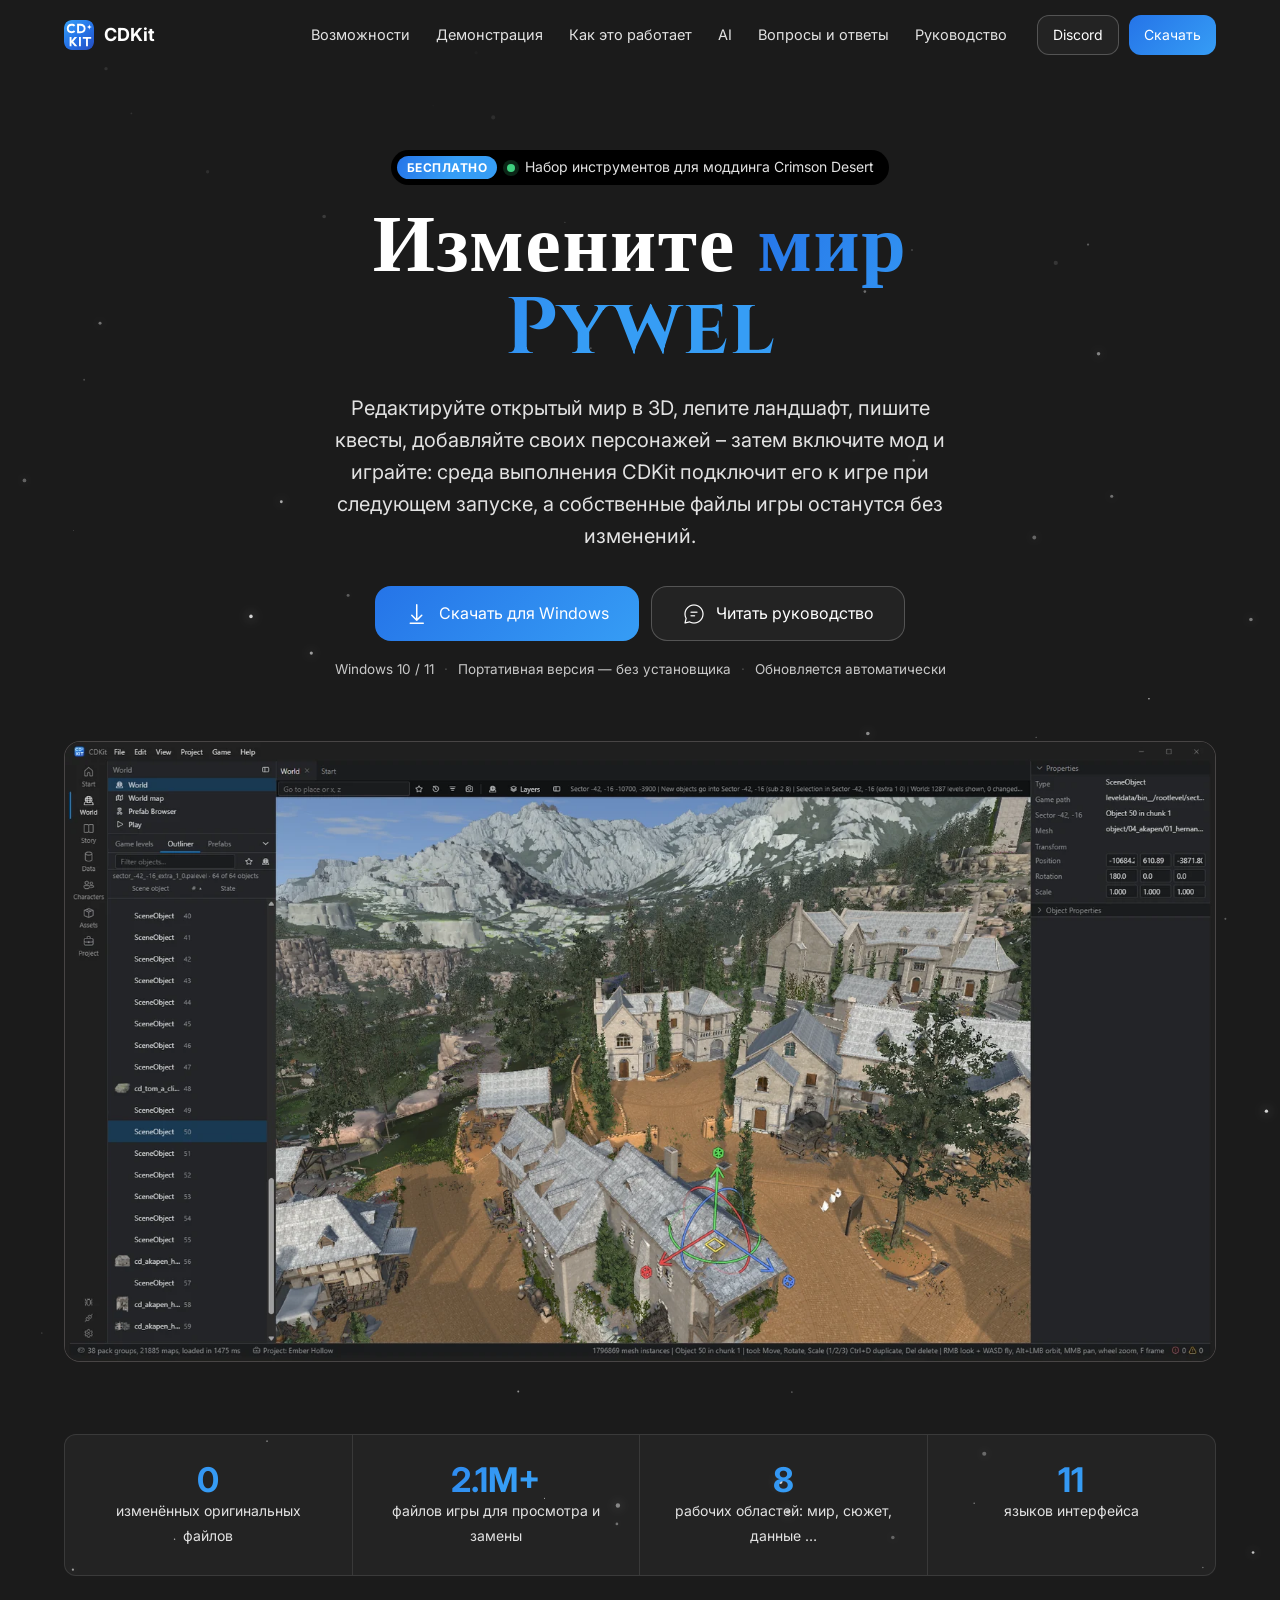
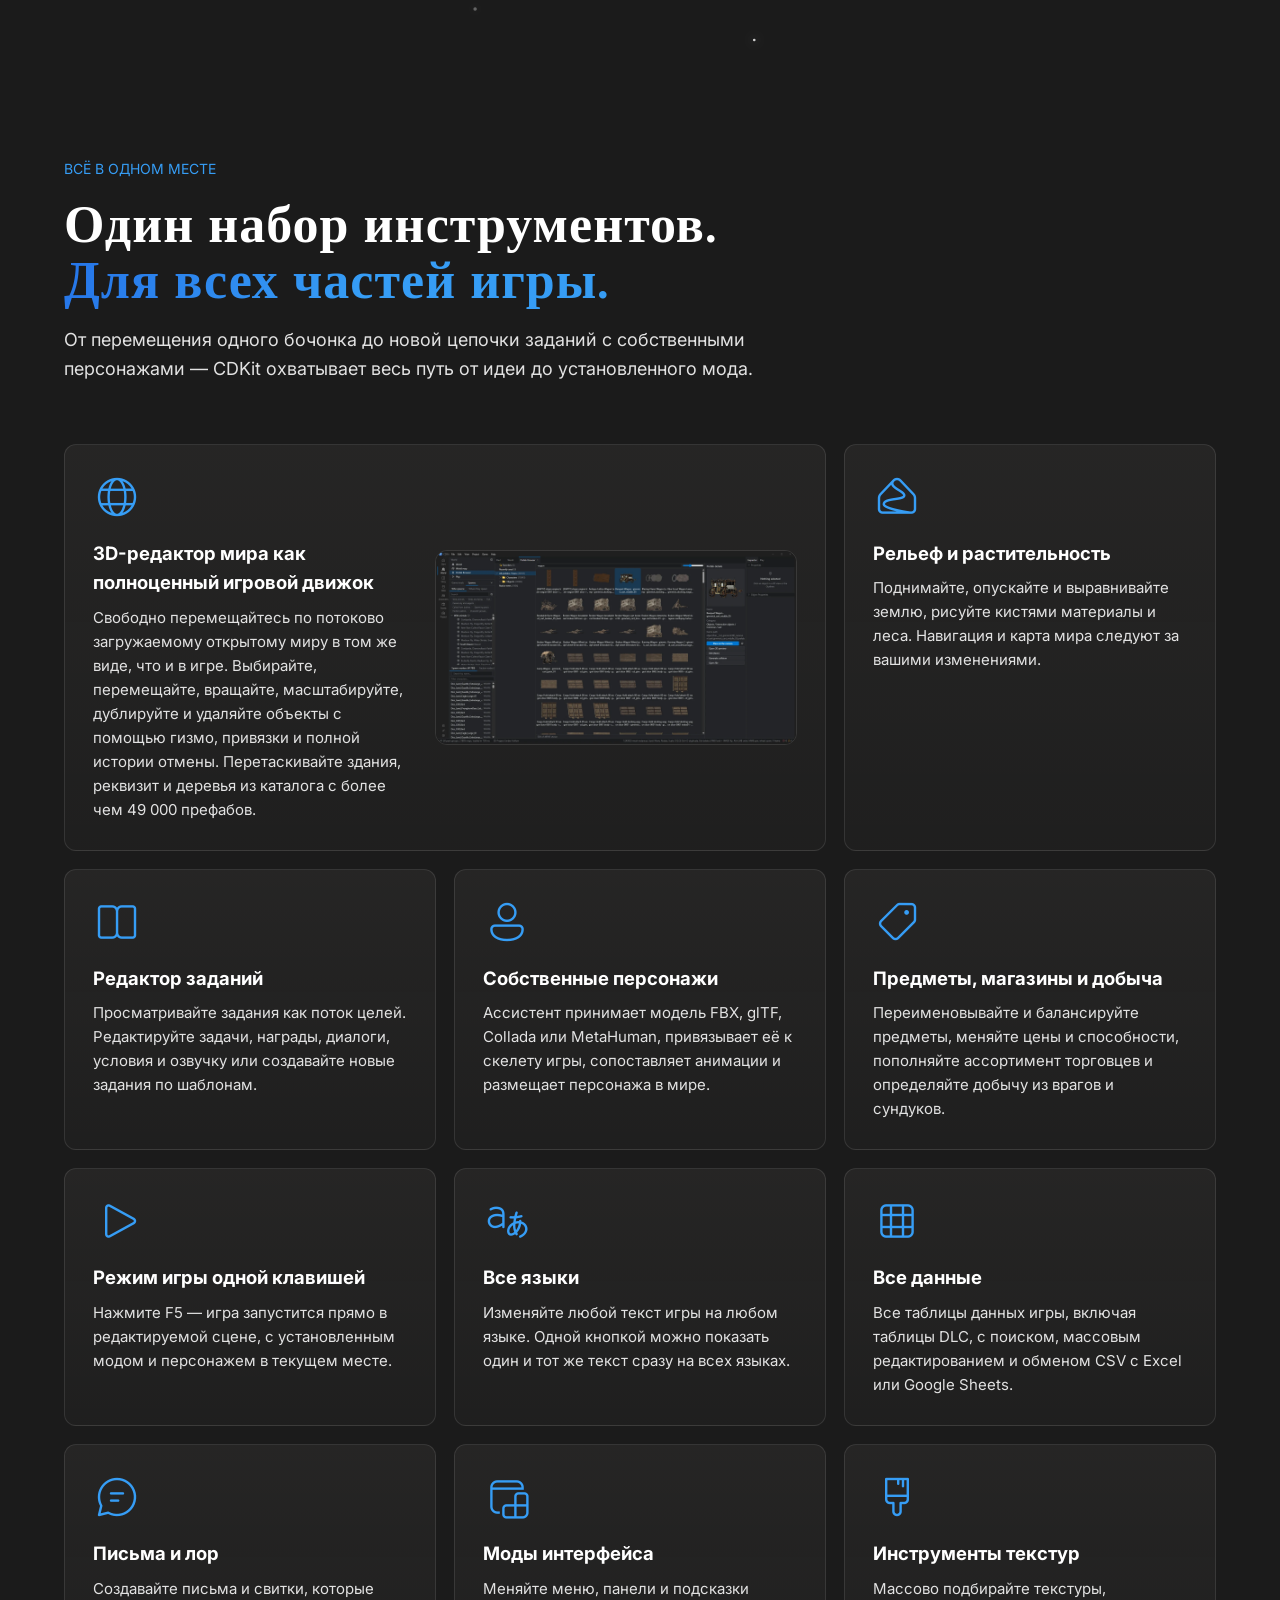
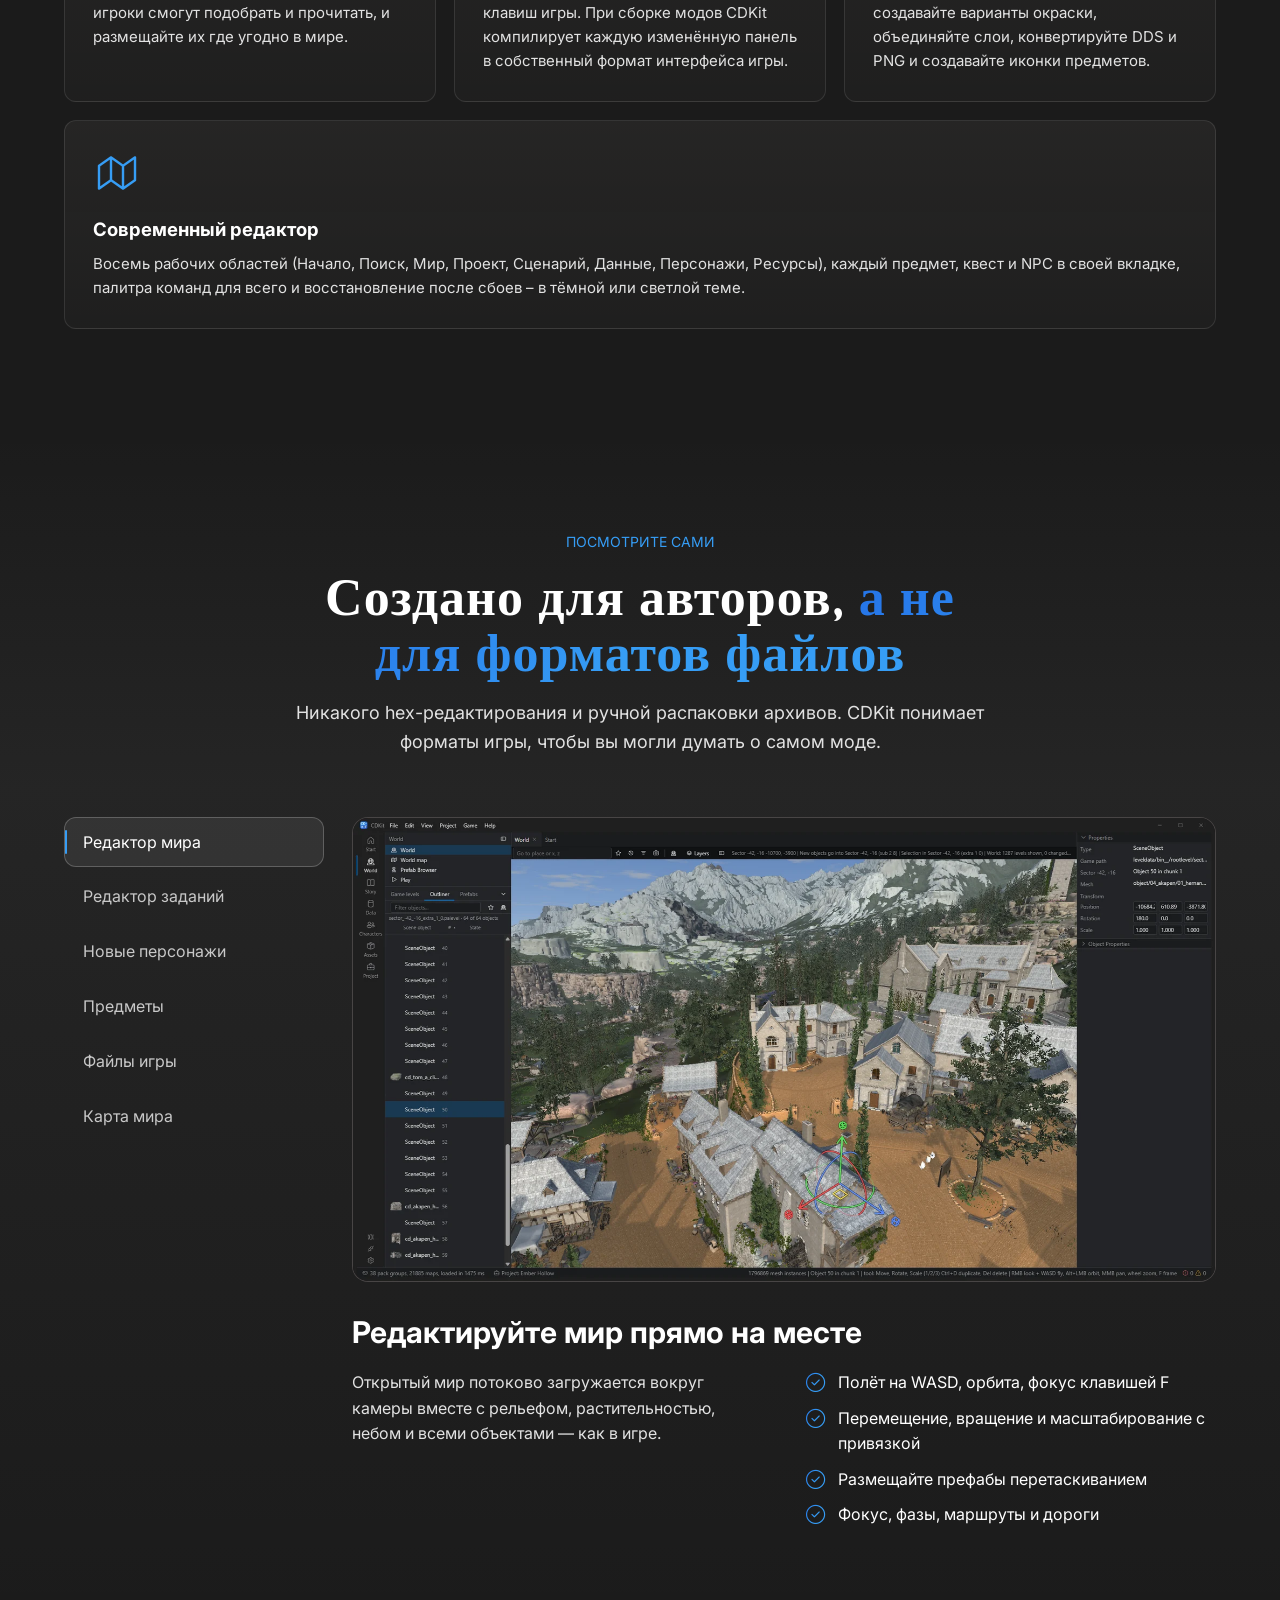
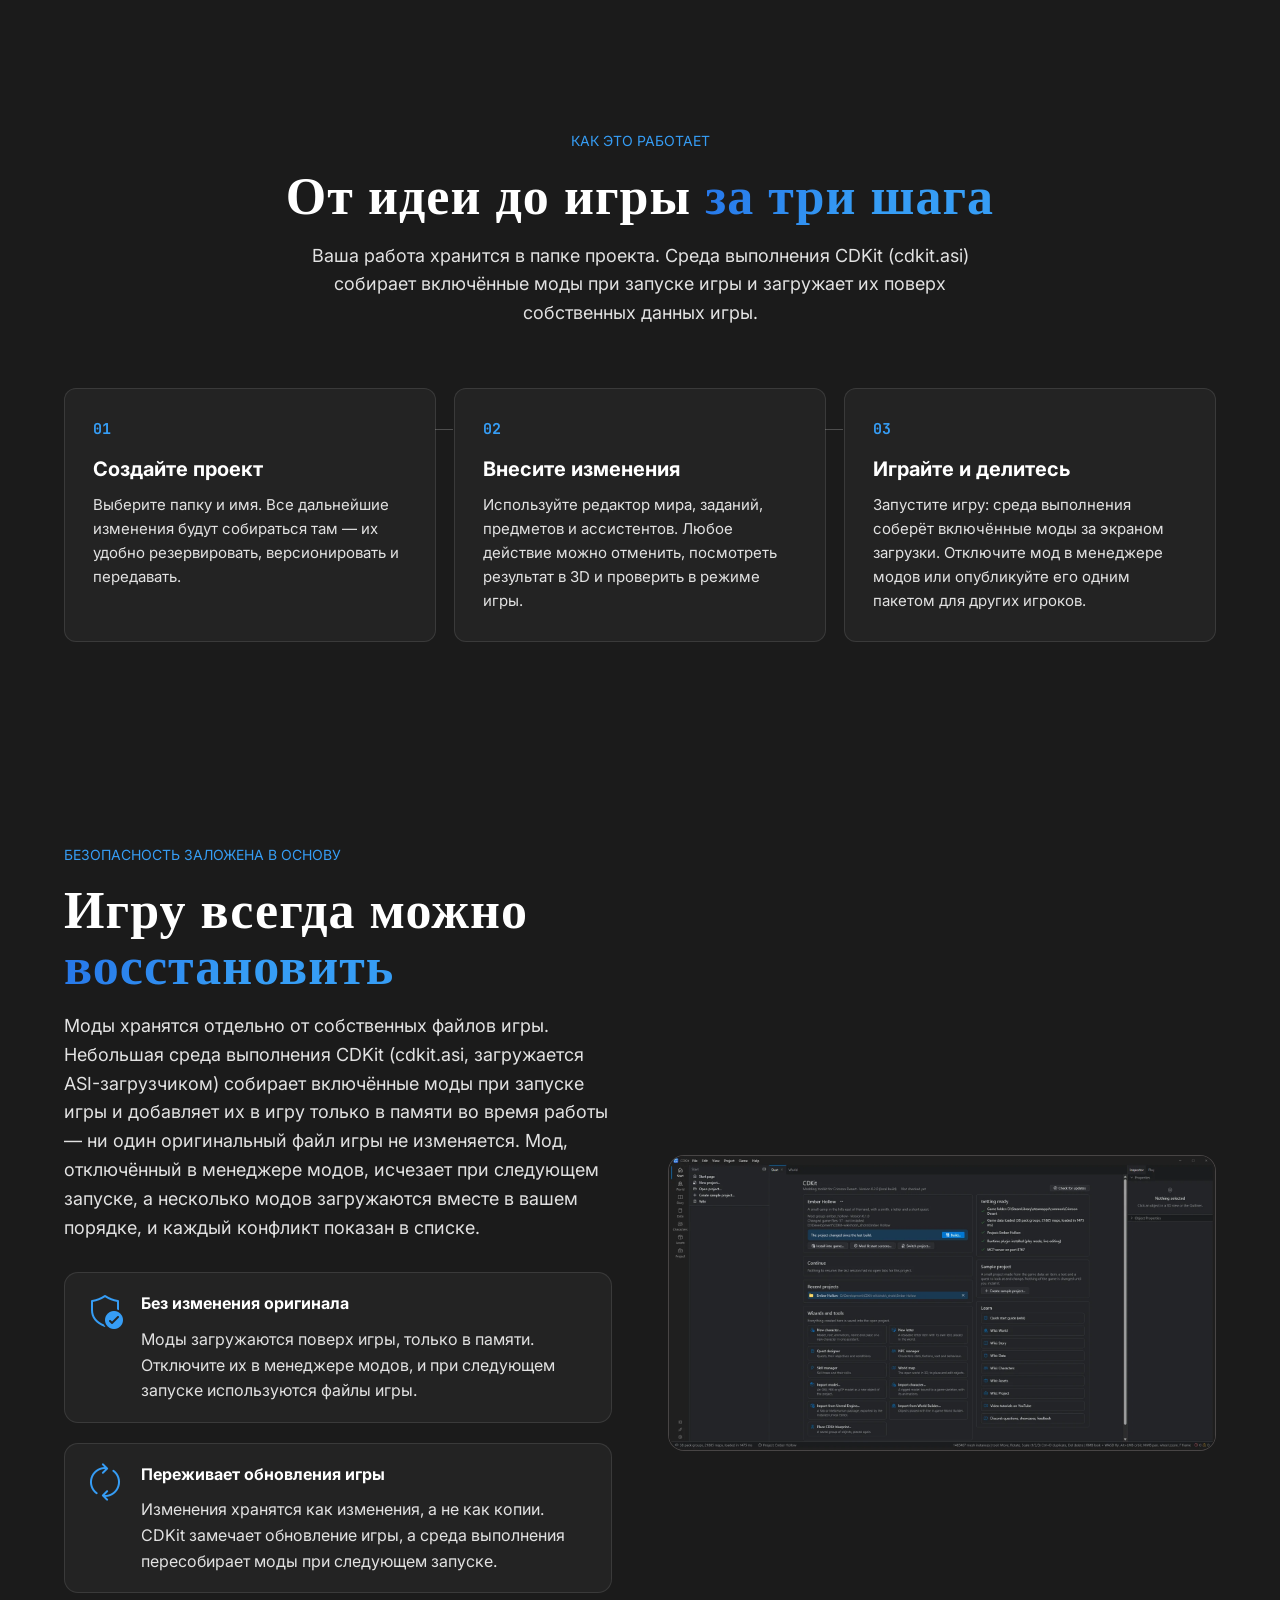
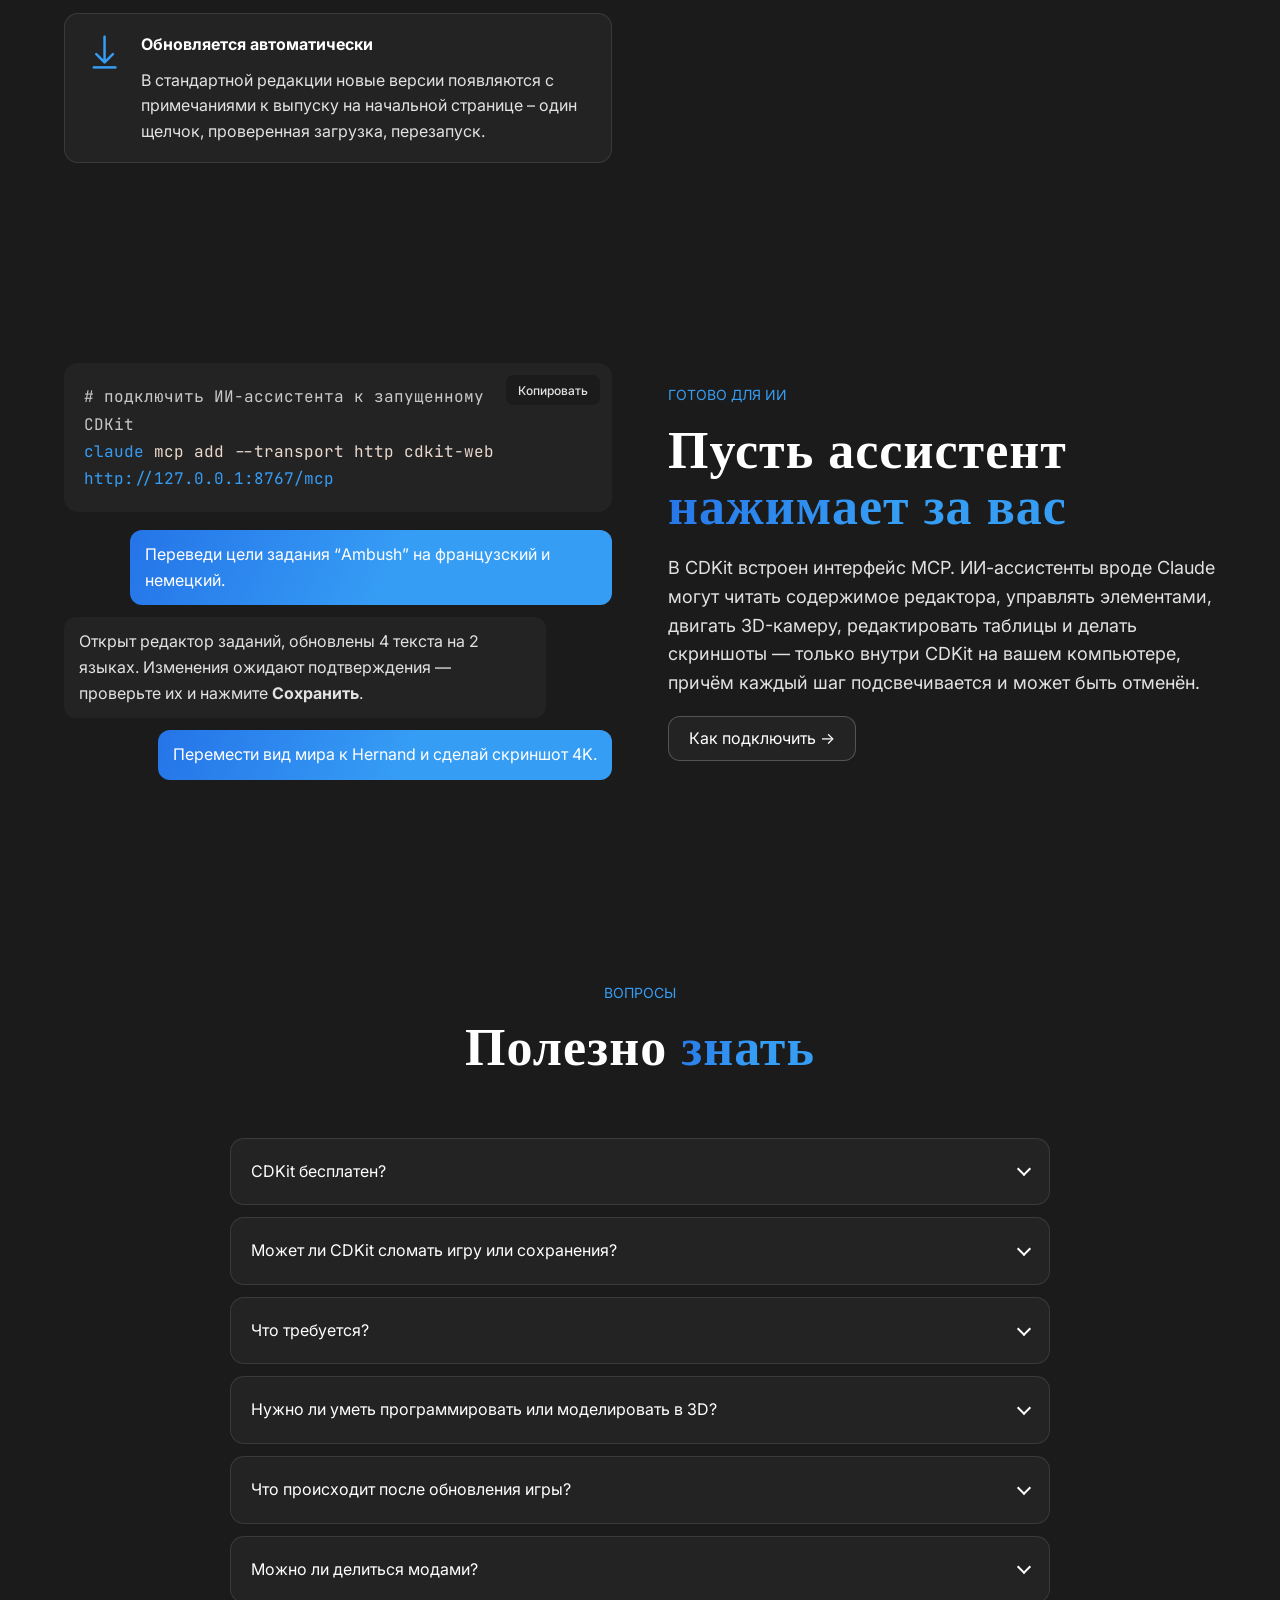
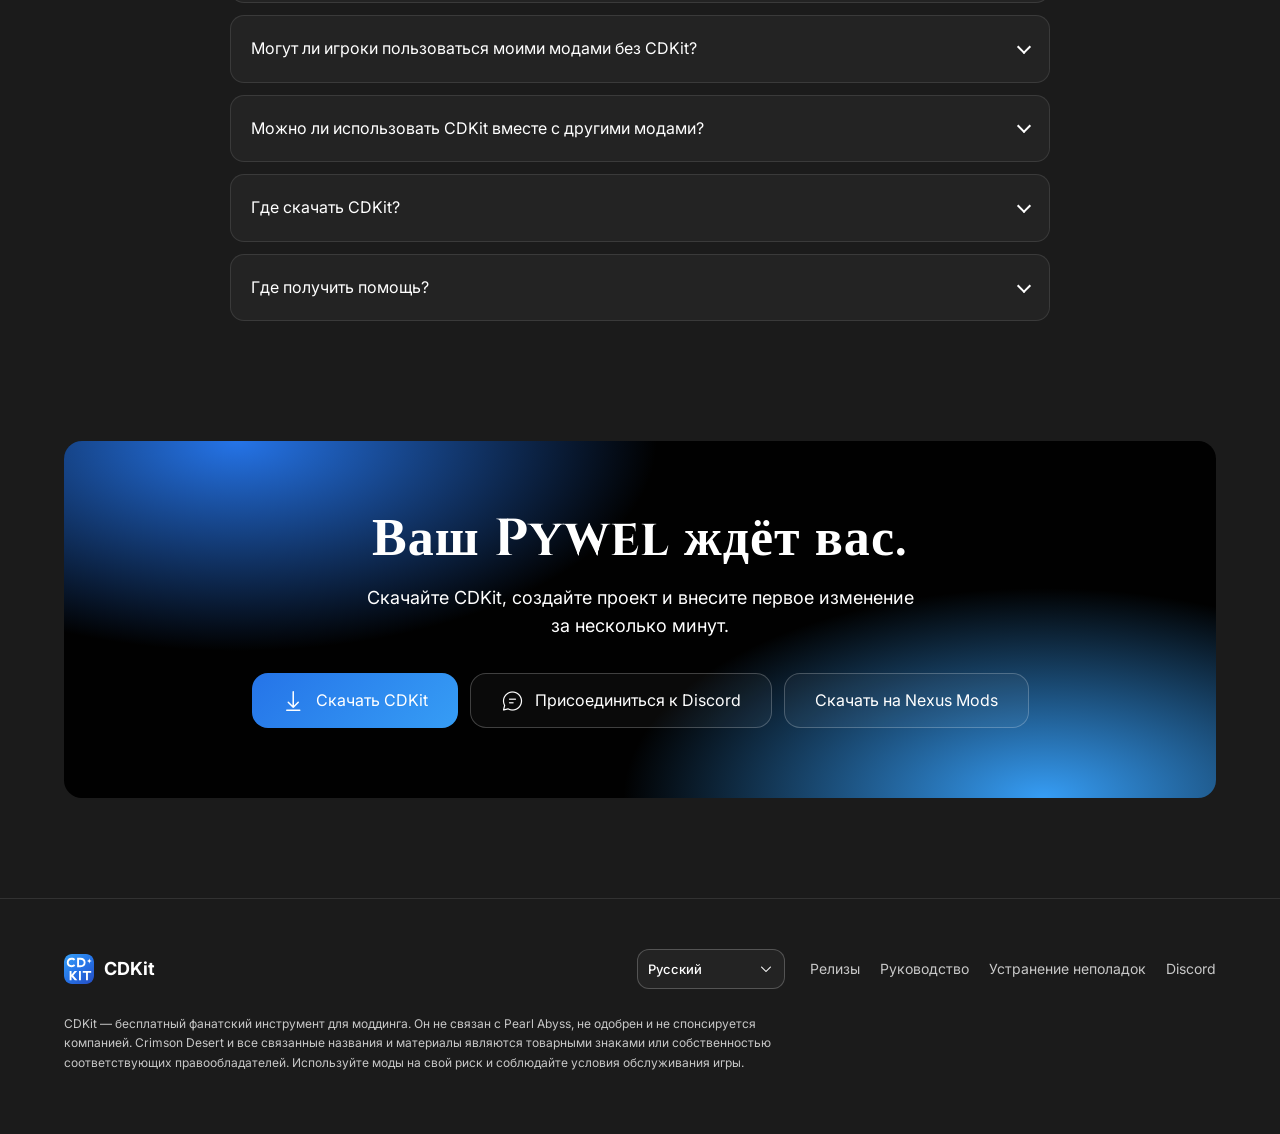
<file: docs/ru/index.html>
<!doctype html>
<html lang="ru">

<head>
  <meta charset="utf-8">
  <meta name="viewport" content="width=device-width, initial-scale=1">
  <title>CDKit — Набор инструментов для моддинга Crimson Desert</title>
  <meta http-equiv="content-language" content="ru">









  <meta name="description" content="Редактируйте мир, меняйте рельеф, создавайте задания и персонажей, а затем устанавливайте всё в Crimson Desert одним нажатием. Бесплатно, без изменения оригинальных файлов и с автообновлением.">

  <meta name="theme-color" content="#0b0809">

  <meta property="og:locale" content="ru_RU">









  <meta property="og:title" content="CDKit — Набор инструментов для моддинга Crimson Desert">










  <meta property="og:description" content="Редактируйте мир, меняйте рельеф, создавайте задания и персонажей, а затем устанавливайте всё в Crimson Desert одним нажатием. Бесплатно, без изменения оригинальных файлов и с автообновлением.">

  <meta property="og:image" content="https://moon-yungg.github.io/CDKit-Releases/assets/og.jpg">









  <meta property="og:image:alt" content="Предпросмотр редактора CDKit">

  <meta property="og:type" content="website">
  <meta property="og:site_name" content="CDKit">

  <meta name="twitter:card" content="summary_large_image">









  <meta name="twitter:title" content="CDKit — Набор инструментов для моддинга Crimson Desert">










  <meta name="twitter:description" content="Редактируйте мир, меняйте рельеф, создавайте задания и персонажей, а затем устанавливайте всё в Crimson Desert одним нажатием. Бесплатно, без изменения оригинальных файлов и с автообновлением.">

  <meta name="twitter:image" content="assets/og.jpg">









  <meta name="twitter:image:alt" content="Предпросмотр редактора CDKit">


  <link rel="alternate" hreflang="x-default" href="../">
  <link rel="alternate" hreflang="en" href="../">
  <link rel="alternate" hreflang="zh-CN" href="../zh-CN/">
  <link rel="alternate" hreflang="zh-TW" href="../zh-TW/">
  <link rel="alternate" hreflang="de" href="../de/">
  <link rel="alternate" hreflang="fr" href="../fr/">
  <link rel="alternate" hreflang="ko" href="../ko/">
  <link rel="alternate" hreflang="ja" href="../ja/">
  <link rel="alternate" hreflang="es" href="../es/">
  <link rel="alternate" hreflang="pt-BR" href="../pt-BR/">
  <link rel="alternate" hreflang="ru" href="../ru/">
  <link rel="alternate" hreflang="tr" href="../tr/">
  <link rel="icon" href="../assets/logo.svg" type="image/svg+xml">
  <link rel="preconnect" href="https://fonts.googleapis.com">
  <link rel="preconnect" href="https://fonts.gstatic.com" crossorigin>
  <link href="https://fonts.googleapis.com/css2?family=Inter:wght@400;500;600;700&amp;family=Cinzel:wght@600;700&amp;family=JetBrains+Mono:wght@400;500&amp;display=swap" rel="stylesheet">
  <link rel="stylesheet" href="../assets/site.css">
<link rel="canonical" href="https://moon-yungg.github.io/CDKit-Releases/ru/"></head>

<body>

  <header class="nav" id="nav">
    <div class="wrap">
      <a href="#top" class="brand"><img src="../assets/logo.svg" alt="">CDKit</a>
      <nav class="nav-links" id="navLinks">
        <a href="#features">Возможности</a>
        <a href="#showcase">Демонстрация</a>
        <a href="#how">Как это работает</a>
        <a href="#ai">AI</a>
        <a href="#faq">Вопросы и ответы</a>
        <a href="https://github.com/Moon-yungg/CDKit-Releases/wiki">Руководство</a>
      </nav>
      <div class="nav-cta">
        <a class="btn btn-sm" href="https://discord.gg/HfkShRJZU" target="_blank" rel="noopener">Discord</a>
        <a class="btn btn-sm btn-primary" href="https://github.com/Moon-yungg/CDKit-Releases/releases/latest">Скачать</a>
      </div>
      <button class="menu-btn" id="menuBtn" aria-label="Меню" aria-expanded="false" aria-controls="navLinks">
        <span class="fluent-icon" aria-hidden="true">&#xF560;</span>
      </button>
    </div>
  </header>

  <main id="top">

    <!-- ================= HERO ================= -->
    <section class="hero">
      <div class="hero-bg">
        <canvas id="embers" aria-hidden="true"></canvas>
      </div>
      <div class="wrap hero-grid">
        <div>
          <span class="badge"><b>БЕСПЛАТНО</b><span class="dot"></span><span id="heroBadge">Набор инструментов для моддинга Crimson Desert</span></span>
          <h1 class="serif">Измените <span class="grad-text">мир Pywel</span></h1>
          <p class="lead">Редактируйте открытый мир в 3D, лепите ландшафт, пишите квесты, добавляйте своих персонажей – затем включите мод и играйте: среда выполнения CDKit подключит его к игре при следующем запуске, а собственные файлы игры останутся без изменений.</p>
          <div class="hero-ctas">
            <a class="btn btn-lg btn-primary" id="downloadBtn" href="https://github.com/Moon-yungg/CDKit-Releases/releases/latest/download/CDKit.zip">
              <span class="fluent-icon" aria-hidden="true">&#xF151;</span>
              Скачать для Windows
            </a>
            <a class="btn btn-lg" href="https://github.com/Moon-yungg/CDKit-Releases/wiki/Getting-Started">
              <span class="fluent-icon" aria-hidden="true">&#xF286;</span>
              Читать руководство
            </a>
          </div>
          <div class="release-line" id="releaseLine"><span>Windows 10 / 11</span><span>Портативная версия — без установщика</span><span>Обновляется автоматически</span></div>
        </div>
        <div class="hero-shot" id="heroShot">
          <div class="window">
            <img src="../assets/shots/world-view.webp" alt="Редактор мира CDKit показывает район Hernand в 3D" width="1600" height="860" fetchpriority="high">
          </div>
        </div>
      </div>
      <div class="wrap">
        <div class="stats reveal">
          <div class="stat"><strong class="grad-text">0</strong><span>изменённых оригинальных файлов</span></div>
          <div class="stat"><strong class="grad-text" data-count="2100000" data-suffix="+">2.1M+</strong><span>файлов игры для просмотра и замены</span></div>
          <div class="stat"><strong class="grad-text" data-count="8">8</strong><span>рабочих областей: мир, сюжет, данные …</span></div>
          <div class="stat"><strong class="grad-text" data-count="11">11</strong><span>языков интерфейса</span></div>
        </div>
      </div>
    </section>

    <!-- ================= FEATURES ================= -->
    <section id="features">
      <div class="wrap">
        <div class="section-head reveal">
          <span class="eyebrow">Всё в одном месте</span>
          <h2 class="serif">Один набор инструментов. <span class="grad-text">Для всех частей игры.</span></h2>
          <p>От перемещения одного бочонка до новой цепочки заданий с собственными персонажами — CDKit охватывает весь путь от идеи до установленного мода.</p>
        </div>
        <div class="features">
          <article class="card wide reveal">
            <div>
              <div class="icon"><span class="fluent-icon" aria-hidden="true">&#xF45A;</span></div>
              <h3>3D-редактор мира как полноценный игровой движок</h3>
              <p>Свободно перемещайтесь по потоково загружаемому открытому миру в том же виде, что и в игре. Выбирайте, перемещайте, вращайте, масштабируйте, дублируйте и удаляйте объекты с помощью гизмо, привязки и полной истории отмены. Перетаскивайте здания, реквизит и деревья из каталога с более чем 49 000 префабов.</p>
            </div>
            <img src="../assets/shots/prefab-browser.webp" alt="Браузер префабов рядом с 3D-видом" loading="lazy" width="1600" height="860">
          </article>
          <article class="card reveal">
            <div class="icon"><span class="fluent-icon" aria-hidden="true">&#xF00E8;</span></div>
            <h3>Рельеф и растительность</h3>
            <p>Поднимайте, опускайте и выравнивайте землю, рисуйте кистями материалы и леса. Навигация и карта мира следуют за вашими изменениями.</p>
          </article>
          <article class="card reveal">
            <div class="icon"><span class="fluent-icon" aria-hidden="true">&#xE178;</span></div>
            <h3>Редактор заданий</h3>
            <p>Просматривайте задания как поток целей. Редактируйте задачи, награды, диалоги, условия и озвучку или создавайте новые задания по шаблонам.</p>
          </article>
          <article class="card reveal">
            <div class="icon"><span class="fluent-icon" aria-hidden="true">&#xF5BD;</span></div>
            <h3>Собственные персонажи</h3>
            <p>Ассистент принимает модель FBX, glTF, Collada или MetaHuman, привязывает её к скелету игры, сопоставляет анимации и размещает персонажа в мире.</p>
          </article>
          <article class="card reveal">
            <div class="icon"><span class="fluent-icon" aria-hidden="true">&#xF77C;</span></div>
            <h3>Предметы, магазины и добыча</h3>
            <p>Переименовывайте и балансируйте предметы, меняйте цены и способности, пополняйте ассортимент торговцев и определяйте добычу из врагов и сундуков.</p>
          </article>
          <article class="card reveal">
            <div class="icon"><span class="fluent-icon" aria-hidden="true">&#xF605;</span></div>
            <h3>Режим игры одной клавишей</h3>
            <p>Нажмите F5 — игра запустится прямо в редактируемой сцене, с установленным модом и персонажем в текущем месте.</p>
          </article>
          <article class="card reveal">
            <div class="icon"><span class="fluent-icon" aria-hidden="true">&#xF833;</span></div>
            <h3>Все языки</h3>
            <p>Изменяйте любой текст игры на любом языке. Одной кнопкой можно показать один и тот же текст сразу на всех языках.
            </p>
          </article>
          <article class="card reveal">
            <div class="icon"><span class="fluent-icon" aria-hidden="true">&#xF75D;</span></div>
            <h3>Все данные</h3>
            <p>Все таблицы данных игры, включая таблицы DLC, с поиском, массовым редактированием и обменом CSV с Excel или Google Sheets.
            </p>
          </article>
          <article class="card reveal">
            <div class="icon"><span class="fluent-icon" aria-hidden="true">&#xF286;</span></div>
            <h3>Письма и лор</h3>
            <p>Создавайте письма и свитки, которые игроки смогут подобрать и прочитать, и размещайте их где угодно в мире.</p>
          </article>
          <article class="card reveal">
            <div class="icon"><span class="fluent-icon" aria-hidden="true">&#xEE65;</span></div>
            <h3>Моды интерфейса</h3>
            <p>Меняйте меню, панели и подсказки клавиш игры. При сборке модов CDKit компилирует каждую изменённую панель в собственный формат интерфейса игры.</p>
          </article>
          <article class="card reveal">
            <div class="icon"><span class="fluent-icon" aria-hidden="true">&#xF592;</span></div>
            <h3>Инструменты текстур</h3>
            <p>Массово подбирайте текстуры, создавайте варианты окраски, объединяйте слои, конвертируйте DDS и PNG и создавайте иконки предметов.</p>
          </article>
          <article class="card reveal">
            <div class="icon"><span class="fluent-icon" aria-hidden="true">&#xE7DA;</span></div>
            <h3>Современный редактор</h3>
            <p>Восемь рабочих областей (Начало, Поиск, Мир, Проект, Сценарий, Данные, Персонажи, Ресурсы), каждый предмет, квест и NPC в своей вкладке, палитра команд для всего и восстановление после сбоев – в тёмной или светлой теме.</p>
          </article>
        </div>
      </div>
    </section>

    <!-- ================= SHOWCASE ================= -->
    <section id="showcase" class="showcase">
      <div class="wrap">
        <div class="section-head center reveal">
          <span class="eyebrow">Посмотрите сами</span>
          <h2 class="serif">Создано для авторов, <span class="grad-text">а не для форматов файлов</span></h2>
          <p>Никакого hex-редактирования и ручной распаковки архивов. CDKit понимает форматы игры, чтобы вы могли думать о самом моде.</p>
        </div>
        <div class="show-grid reveal">
          <div class="tabs" role="tablist" id="tabs" aria-label="Демонстрация"><button class="tab" type="button" role="tab" data-id="world" id="tab-world" aria-controls="showcasePanel" aria-selected="true" tabindex="0">Редактор мира</button><button class="tab" type="button" role="tab" data-id="quests" id="tab-quests" aria-controls="showcasePanel" aria-selected="false" tabindex="-1">Редактор заданий</button><button class="tab" type="button" role="tab" data-id="characters" id="tab-characters" aria-controls="showcasePanel" aria-selected="false" tabindex="-1">Новые персонажи</button><button class="tab" type="button" role="tab" data-id="items" id="tab-items" aria-controls="showcasePanel" aria-selected="false" tabindex="-1">Предметы</button><button class="tab" type="button" role="tab" data-id="files" id="tab-files" aria-controls="showcasePanel" aria-selected="false" tabindex="-1">Файлы игры</button><button class="tab" type="button" role="tab" data-id="map" id="tab-map" aria-controls="showcasePanel" aria-selected="false" tabindex="-1">Карта мира</button></div>
          <div class="stage" id="showcasePanel" role="tabpanel" aria-labelledby="tab-world">
            <div class="window">
              <img id="stageImg" src="../assets/shots/world-view.webp" alt="Редактируйте мир прямо на месте" width="1600" height="860">
            </div>
            <div class="stage-text">
              <h3 id="stageHead">Редактируйте мир прямо на месте</h3>
              <p id="stageText">Открытый мир потоково загружается вокруг камеры вместе с рельефом, растительностью, небом и всеми объектами — как в игре.</p>
              <ul class="checks" id="stageList"><li>Полёт на WASD, орбита, фокус клавишей F</li><li>Перемещение, вращение и масштабирование с привязкой</li><li>Размещайте префабы перетаскиванием</li><li>Фокус, фазы, маршруты и дороги</li></ul>
            </div>
          </div>
        </div>
      </div>
    </section>

    <!-- ================= HOW ================= -->
    <section id="how">
      <div class="wrap">
        <div class="section-head center reveal">
          <span class="eyebrow">Как это работает</span>
          <h2 class="serif">От идеи до игры <span class="grad-text">за три шага</span></h2>
          <p>Ваша работа хранится в папке проекта. Среда выполнения CDKit (cdkit.asi) собирает включённые моды при запуске игры и загружает их поверх собственных данных игры.</p>
        </div>
        <div class="steps">
          <div class="step reveal">
            <h3>Создайте проект</h3>
            <p>Выберите папку и имя. Все дальнейшие изменения будут собираться там — их удобно резервировать, версионировать и передавать.</p>
          </div>
          <div class="step reveal">
            <h3>Внесите изменения</h3>
            <p>Используйте редактор мира, заданий, предметов и ассистентов. Любое действие можно отменить, посмотреть результат в 3D и проверить в режиме игры.</p>
          </div>
          <div class="step reveal">
            <h3>Играйте и делитесь</h3>
            <p>Запустите игру: среда выполнения соберёт включённые моды за экраном загрузки. Отключите мод в менеджере модов или опубликуйте его одним пакетом для других игроков.</p>
          </div>
        </div>
      </div>
    </section>

    <!-- ================= SAFE ================= -->
    <section>
      <div class="wrap split">
        <div class="reveal">
          <span class="eyebrow">Безопасность заложена в основу</span>
          <h2 class="serif">Игру всегда можно <span class="grad-text">восстановить</span></h2>
          <p style="color:var(--muted);font-size:18px;margin:0">Моды хранятся отдельно от собственных файлов игры. Небольшая среда выполнения CDKit (cdkit.asi, загружается ASI-загрузчиком) собирает включённые моды при запуске игры и добавляет их в игру только в памяти во время работы — ни один оригинальный файл игры не изменяется. Мод, отключённый в менеджере модов, исчезает при следующем запуске, а несколько модов загружаются вместе в вашем порядке, и каждый конфликт показан в списке.</p>
          <div class="pill-list">
            <div class="pill">
              <div class="icon"><span class="fluent-icon" aria-hidden="true">&#xEAC8;</span></div>
              <div>
                <h4>Без изменения оригинала</h4>
                <p>Моды загружаются поверх игры, только в памяти. Отключите их в менеджере модов, и при следующем запуске используются файлы игры.</p>
              </div>
            </div>
            <div class="pill">
              <div class="icon"><span class="fluent-icon" aria-hidden="true">&#xF190;</span></div>
              <div>
                <h4>Переживает обновления игры</h4>
                <p>Изменения хранятся как изменения, а не как копии. CDKit замечает обновление игры, а среда выполнения пересобирает моды при следующем запуске.</p>
              </div>
            </div>
            <div class="pill">
              <div class="icon"><span class="fluent-icon" aria-hidden="true">&#xF151;</span></div>
              <div>
                <h4>Обновляется автоматически</h4>
                <p>В стандартной редакции новые версии появляются с примечаниями к выпуску на начальной странице – один щелчок, проверенная загрузка, перезапуск.</p>
              </div>
            </div>
          </div>
        </div>
        <div class="reveal">
          <div class="window">
            <img src="../assets/shots/start-page.webp" alt="Стартовая страница CDKit со следующим шагом для вашего проекта" loading="lazy" width="1600" height="860">
          </div>
        </div>
      </div>
    </section>

    <!-- ================= AI ================= -->
    <section id="ai">
      <div class="wrap split">
        <div class="reveal">
          <div class="code" id="mcpCode"><button class="copy" data-copy="claude mcp add --transport http cdkit-web http://127.0.0.1:8767/mcp">Копировать</button><span class="code-line c"># подключить ИИ-ассистента к запущенному CDKit</span><span class="code-line"><span class="k">claude</span> mcp add --transport http cdkit-web <span class="s">http://127.0.0.1:8767/mcp</span></span></div>
          <div class="chat">
            <div class="bubble me">Переведи цели задания “Ambush” на французский и немецкий.</div>
            <div class="bubble ai">Открыт редактор заданий, обновлены 4 текста на 2 языках. Изменения ожидают подтверждения — проверьте их и нажмите <b>Сохранить</b>.</div>
            <div class="bubble me">Перемести вид мира к Hernand и сделай скриншот 4K.</div>
          </div>
        </div>
        <div class="reveal">
          <span class="eyebrow">Готово для ИИ</span>
          <h2 class="serif">Пусть ассистент <span class="grad-text">нажимает за вас</span></h2>
          <p style="color:var(--muted);font-size:18px">В CDKit встроен интерфейс MCP. ИИ-ассистенты вроде Claude могут читать содержимое редактора, управлять элементами, двигать 3D-камеру, редактировать таблицы и делать скриншоты — только внутри CDKit на вашем компьютере, причём каждый шаг подсвечивается и может быть отменён.</p>
          <a class="btn" href="https://github.com/Moon-yungg/CDKit-Releases/wiki/AI-Assistants-MCP">Как подключить →</a>
        </div>
      </div>
    </section>

    <!-- ================= FAQ ================= -->
    <section id="faq">
      <div class="wrap">
        <div class="section-head center reveal">
          <span class="eyebrow">Вопросы</span>
          <h2 class="serif">Полезно <span class="grad-text">знать</span></h2>
        </div>
        <div class="faq reveal">
          <details>
            <summary>CDKit бесплатен?</summary>
            <p>Да. Скачайте, распакуйте и запустите <code>CDkit.exe</code> — без учётной записи и установщика.</p>
          </details>
          <details>
            <summary>Может ли CDKit сломать игру или сохранения?</summary>
            <p>Ни один оригинальный файл игры не изменяется. Среда выполнения cdkit.asi (загружается ASI-загрузчиком в bin64) собирает включённые моды при запуске игры с экраном загрузки и добавляет их в игру только в памяти во время работы. «Отключить этот мод» или «Отключить все моды» в менеджере модов выключает их, и при следующем запуске используются собственные файлы игры. Режим игры блокирует сохранение, поэтому ваши сохранения при тестах в безопасности.</p>
          </details>
          <details>
            <summary>Что требуется?</summary>
            <p>Windows 10 или 11 (64-бит), Crimson Desert в Steam, видеокарта с DirectX 12 и Microsoft Edge WebView2 Runtime (входит в Windows 11 и в любую обновлённую Windows 10). Чтобы играть с модами, игре нужен ASI-загрузчик в папке bin64, например Ultimate ASI Loader (не входит в комплект). Для режима игры и живого предпросмотра также используется плагин World Builder; для импорта пакетов MetaHuman/Fab нужен Unreal Engine.
            </p>
          </details>
          <details>
            <summary>Нужно ли уметь программировать или моделировать в 3D?</summary>
            <p>Нет. Большинство задач — перемещение объектов, изменение предметов, редактирование заданий и текстов — выполняются через формы и мышь. Для собственных моделей нужен только 3D-файл, остальное делает ассистент.</p>
          </details>
          <details>
            <summary>Что происходит после обновления игры?</summary>
            <p>CDKit замечает новую версию игры и показывает, каких проектов она касается. Среда выполнения пересобирает моды под обновлённую игру при следующем запуске – ничего переустанавливать не нужно, и ваши изменения почти всегда сохраняются. После крупного обновления сначала может понадобиться новая версия CDKit; в примечаниях к выпуску указаны поддерживаемые версии игры.</p>
          </details>
          <details>
            <summary>Можно ли делиться модами?</summary>
            <p>Да. «Опубликовать мод» сохраняет мод одним пакетом .cdpkg и ZIP-архивом для сайтов модов. Другие добавляют его через «Импортировать мод», перетаскиванием задают свой порядок загрузки, проверяют конфликты и могут обновить мод или отменить обновление.</p>
          </details>
          <details>
            <summary>Могут ли игроки пользоваться моими модами без CDKit?</summary>
            <p>Да. Они скачивают CDKit Runtime (cdkit.asi и папку mods) из выпусков на GitHub, распаковывают его в папку игры, добавляют ASI-загрузчик и кладут файлы .cdpkg в bin64\CDKit\mods.</p>
          </details>
          <details>
            <summary>Можно ли использовать CDKit вместе с другими модами?</summary>
            <p>Да, большинство ASI-модов нормально работают рядом с ним. Не запускайте одновременно два загрузчика модов, которые сами загружают файлы: они перехватывают одни и те же функции игры и могут вызвать её сбой. Оставьте в bin64 только один из них.</p>
          </details>
          <details>
            <summary>Где скачать CDKit?</summary>
            <p>Есть две редакции с одинаковыми редакторами: стандартная из выпусков на GitHub, со встроенными обновлениями, и редакция Nexus на Nexus Mods, которая сама не подключается к интернету и обновляется через свою страницу на Nexus.</p>
          </details>
          <details>
            <summary>Где получить помощь?</summary>
            <p>Начните с <a href="https://github.com/Moon-yungg/CDKit-Releases/wiki">руководства</a>, а вопросы задавайте в нашем <a href="https://discord.gg/HfkShRJZU" target="_blank" rel="noopener">Discord</a>.</p>
          </details>
        </div>
      </div>
    </section>

    <!-- ================= CTA ================= -->
    <section style="padding-top:20px">
      <div class="wrap">
        <div class="cta reveal">
          <h2 class="serif">Ваш Pywel ждёт вас.</h2>
          <p>Скачайте CDKit, создайте проект и внесите первое изменение за несколько минут.</p>
          <div class="hero-ctas">
            <a class="btn btn-lg btn-primary" href="https://github.com/Moon-yungg/CDKit-Releases/releases/latest">
              <span class="fluent-icon" aria-hidden="true">&#xF151;</span>
              Скачать CDKit
            </a>
            <a class="btn btn-lg" href="https://discord.gg/HfkShRJZU" target="_blank" rel="noopener">
              <span class="fluent-icon" aria-hidden="true">&#xF286;</span>
              Присоединиться к Discord
            </a>
            <a class="btn btn-lg" href="https://www.nexusmods.com/crimsondesert/mods/3789" target="_blank" rel="noopener">Скачать на Nexus Mods</a>
          </div>
        </div>
      </div>
    </section>

  </main>

  <footer>
    <div class="wrap">
      <div class="foot">
        <a href="#top" class="brand"><img src="../assets/logo.svg" alt="">CDKit</a>
        <div class="lang-picker">
          <details class="lang-menu">
<summary class="lang-select" aria-label="Select language"><span>Русский</span><span class="fluent-icon lang-chevron" aria-hidden="true">&#xF2A2;</span></summary>
<nav class="lang-options" aria-label="Select language">
<a class="lang-option" href="../?manual=language" lang="en" hreflang="en">English</a>
<a class="lang-option" href="../zh-CN/" lang="zh-CN" hreflang="zh-CN">简体中文</a>
<a class="lang-option" href="../zh-TW/" lang="zh-TW" hreflang="zh-TW">繁體中文</a>
<a class="lang-option" href="../de/" lang="de" hreflang="de">Deutsch</a>
<a class="lang-option" href="../fr/" lang="fr" hreflang="fr">Français</a>
<a class="lang-option" href="../ko/" lang="ko" hreflang="ko">한국어</a>
<a class="lang-option" href="../ja/" lang="ja" hreflang="ja">日本語</a>
<a class="lang-option" href="../es/" lang="es" hreflang="es">Español</a>
<a class="lang-option" href="../pt-BR/" lang="pt-BR" hreflang="pt-BR">Português (Brasil)</a>
<a class="lang-option" href="../ru/" lang="ru" hreflang="ru" aria-current="page">Русский</a>
<a class="lang-option" href="../tr/" lang="tr" hreflang="tr">Türkçe</a>
</nav>
</details>
        </div>
        <nav>
          <a href="https://github.com/Moon-yungg/CDKit-Releases/releases">Релизы</a>
          <a href="https://github.com/Moon-yungg/CDKit-Releases/wiki">Руководство</a>
          <a href="https://github.com/Moon-yungg/CDKit-Releases/wiki/Troubleshooting">Устранение неполадок</a>
          <a href="https://discord.gg/HfkShRJZU" target="_blank" rel="noopener">Discord</a>
        </nav>
      </div>
      <p class="disclaimer">CDKit — бесплатный фанатский инструмент для моддинга. Он не связан с Pearl Abyss, не одобрен и не спонсируется компанией. Crimson Desert и все связанные названия и материалы являются товарными знаками или собственностью соответствующих правообладателей. Используйте моды на свой риск и соблюдайте условия обслуживания игры.</p>
    </div>
  </footer>

  <div class="lightbox" id="lightbox" role="dialog" aria-modal="true" aria-label="Просмотр скриншотов" aria-hidden="true">
    <button class="lightbox-close" type="button" aria-label="Закрыть скриншот"><span class="fluent-icon" aria-hidden="true"></span></button>
    <img alt="">
  </div>
<script src="../assets/site-ru.js" defer></script>
</body>

</html>
</file>
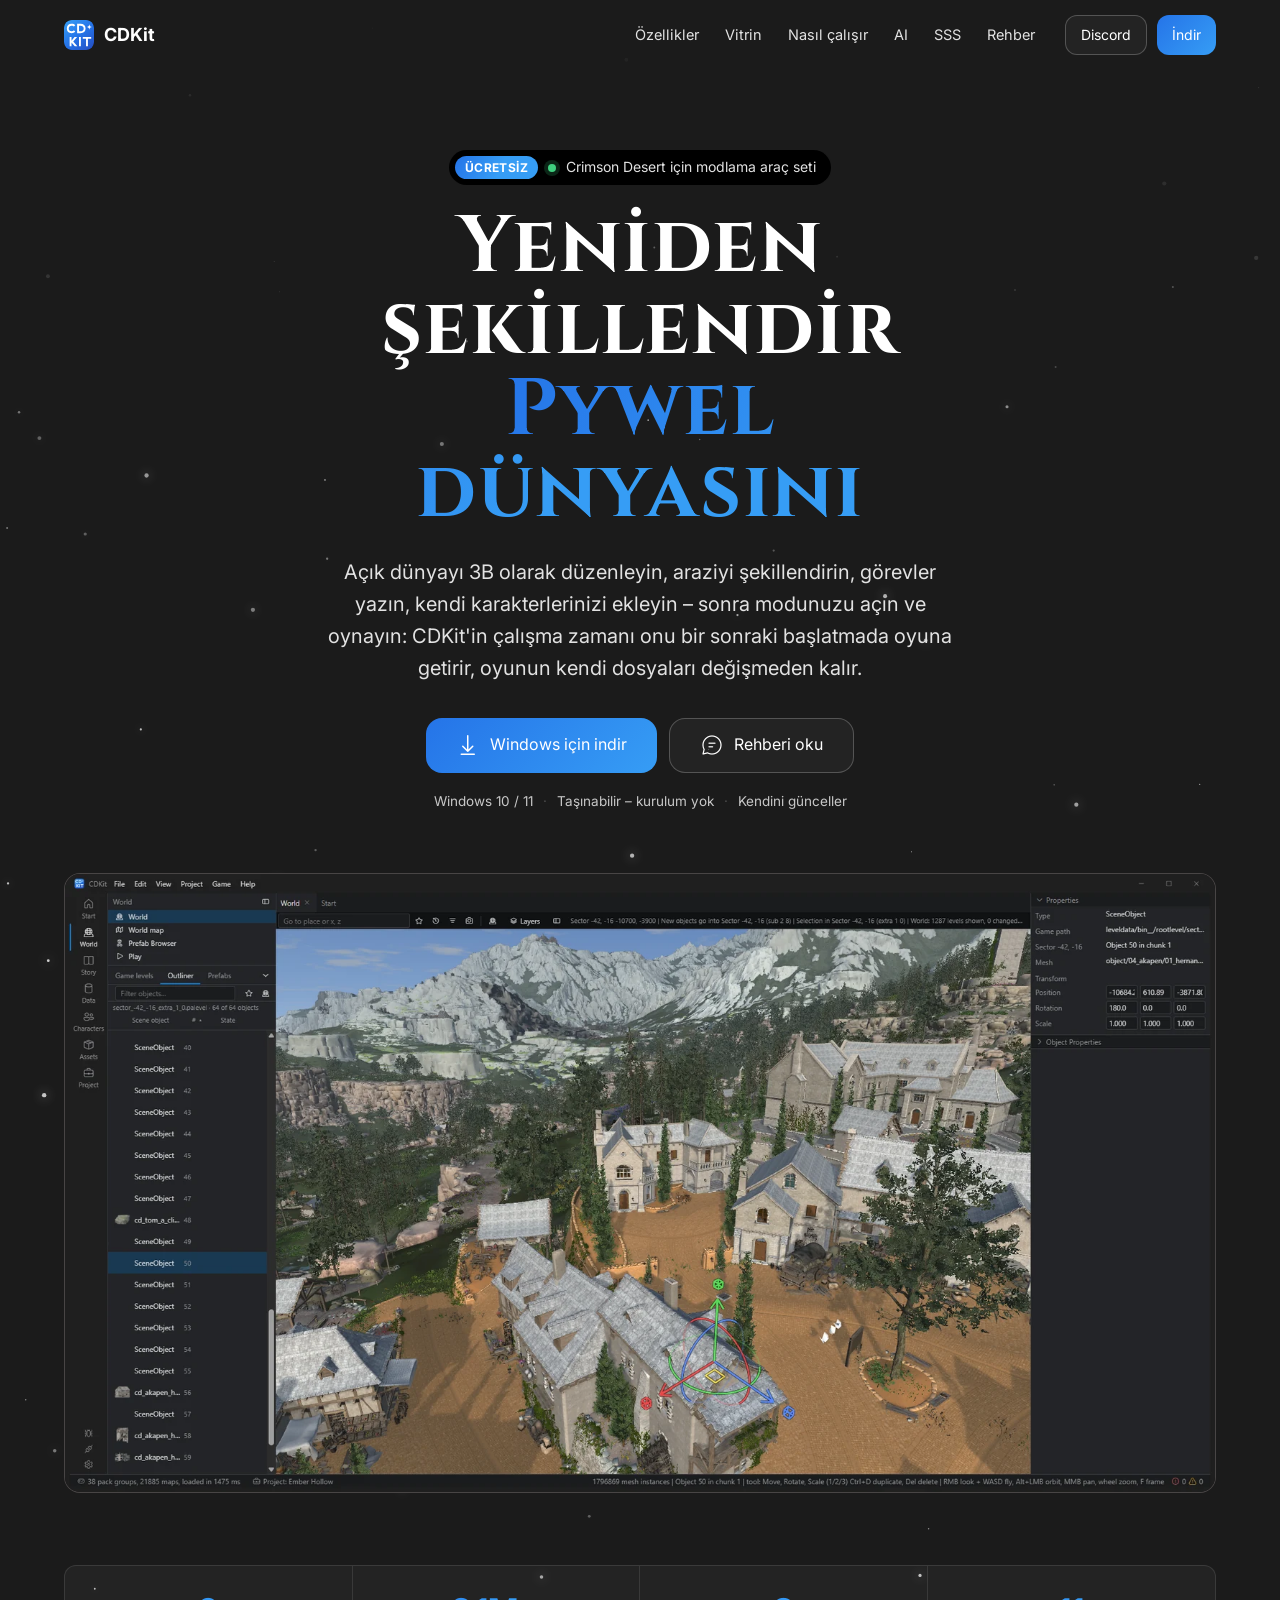
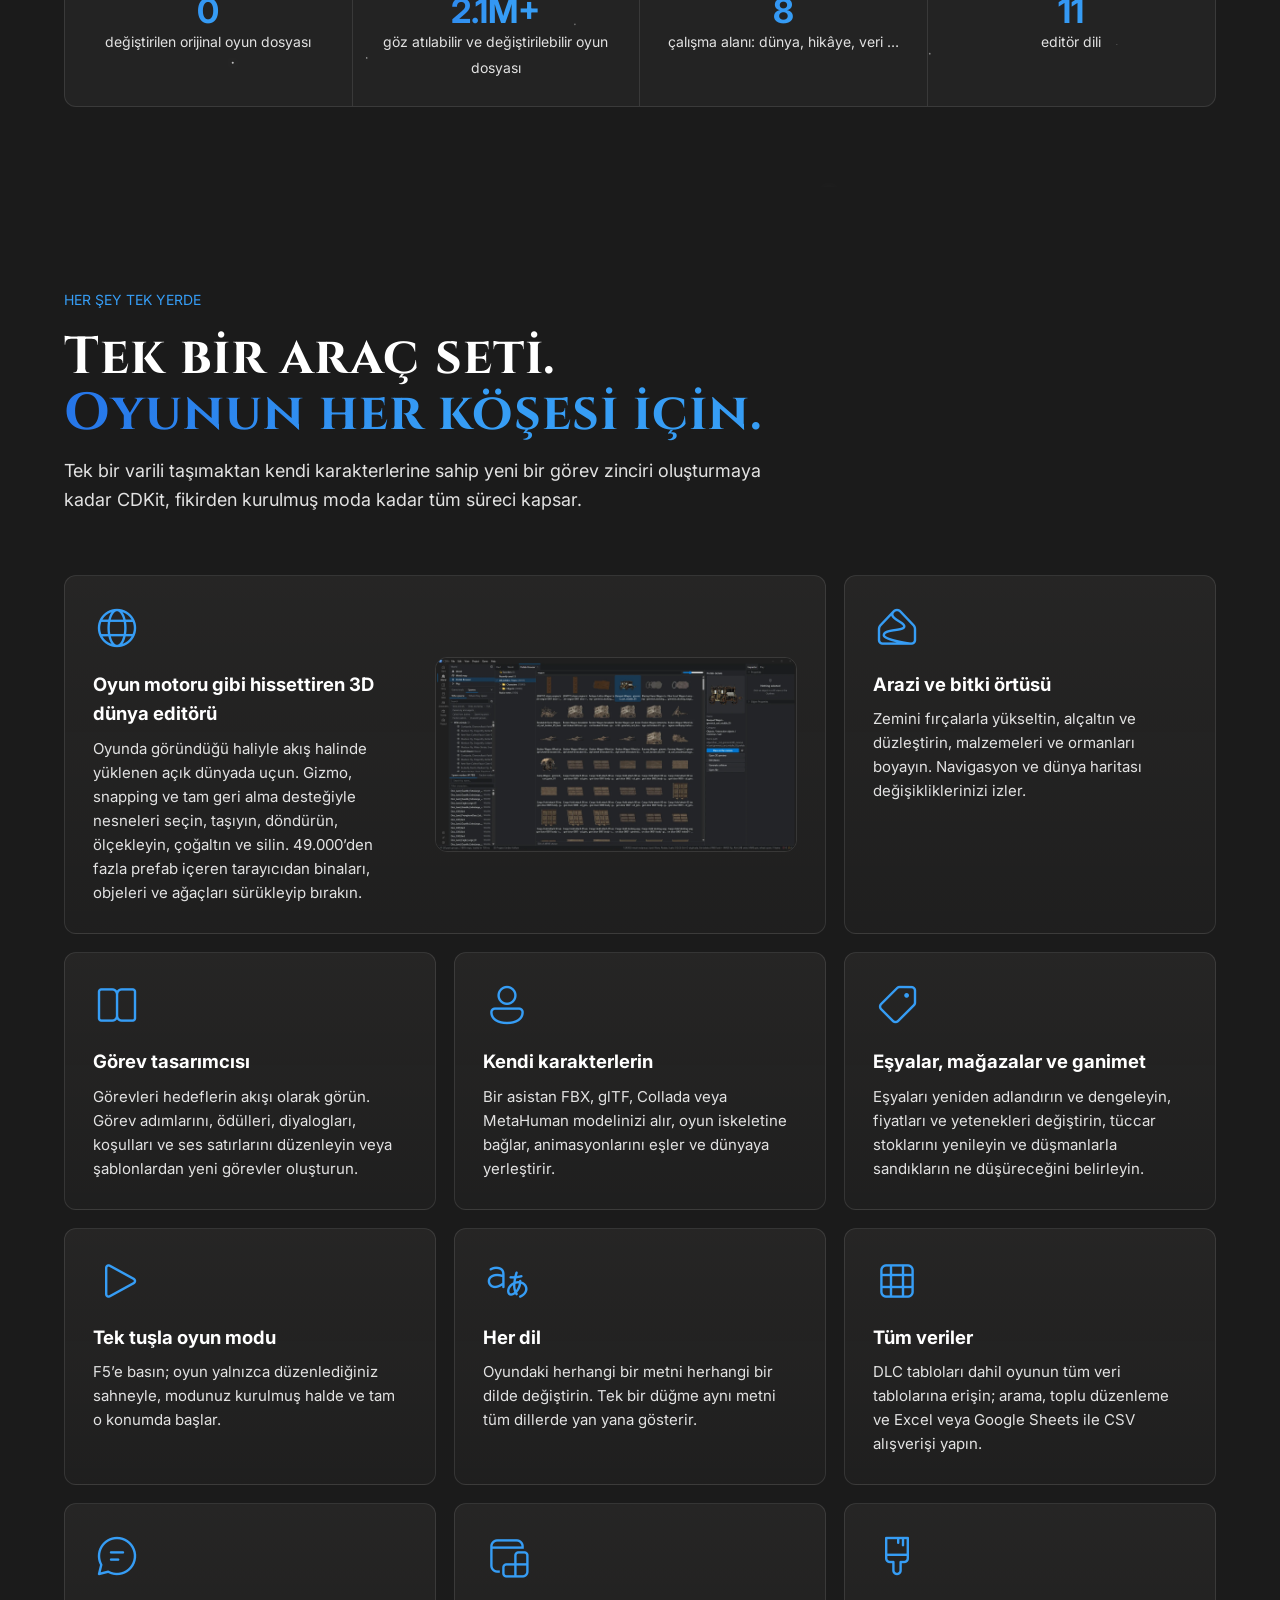
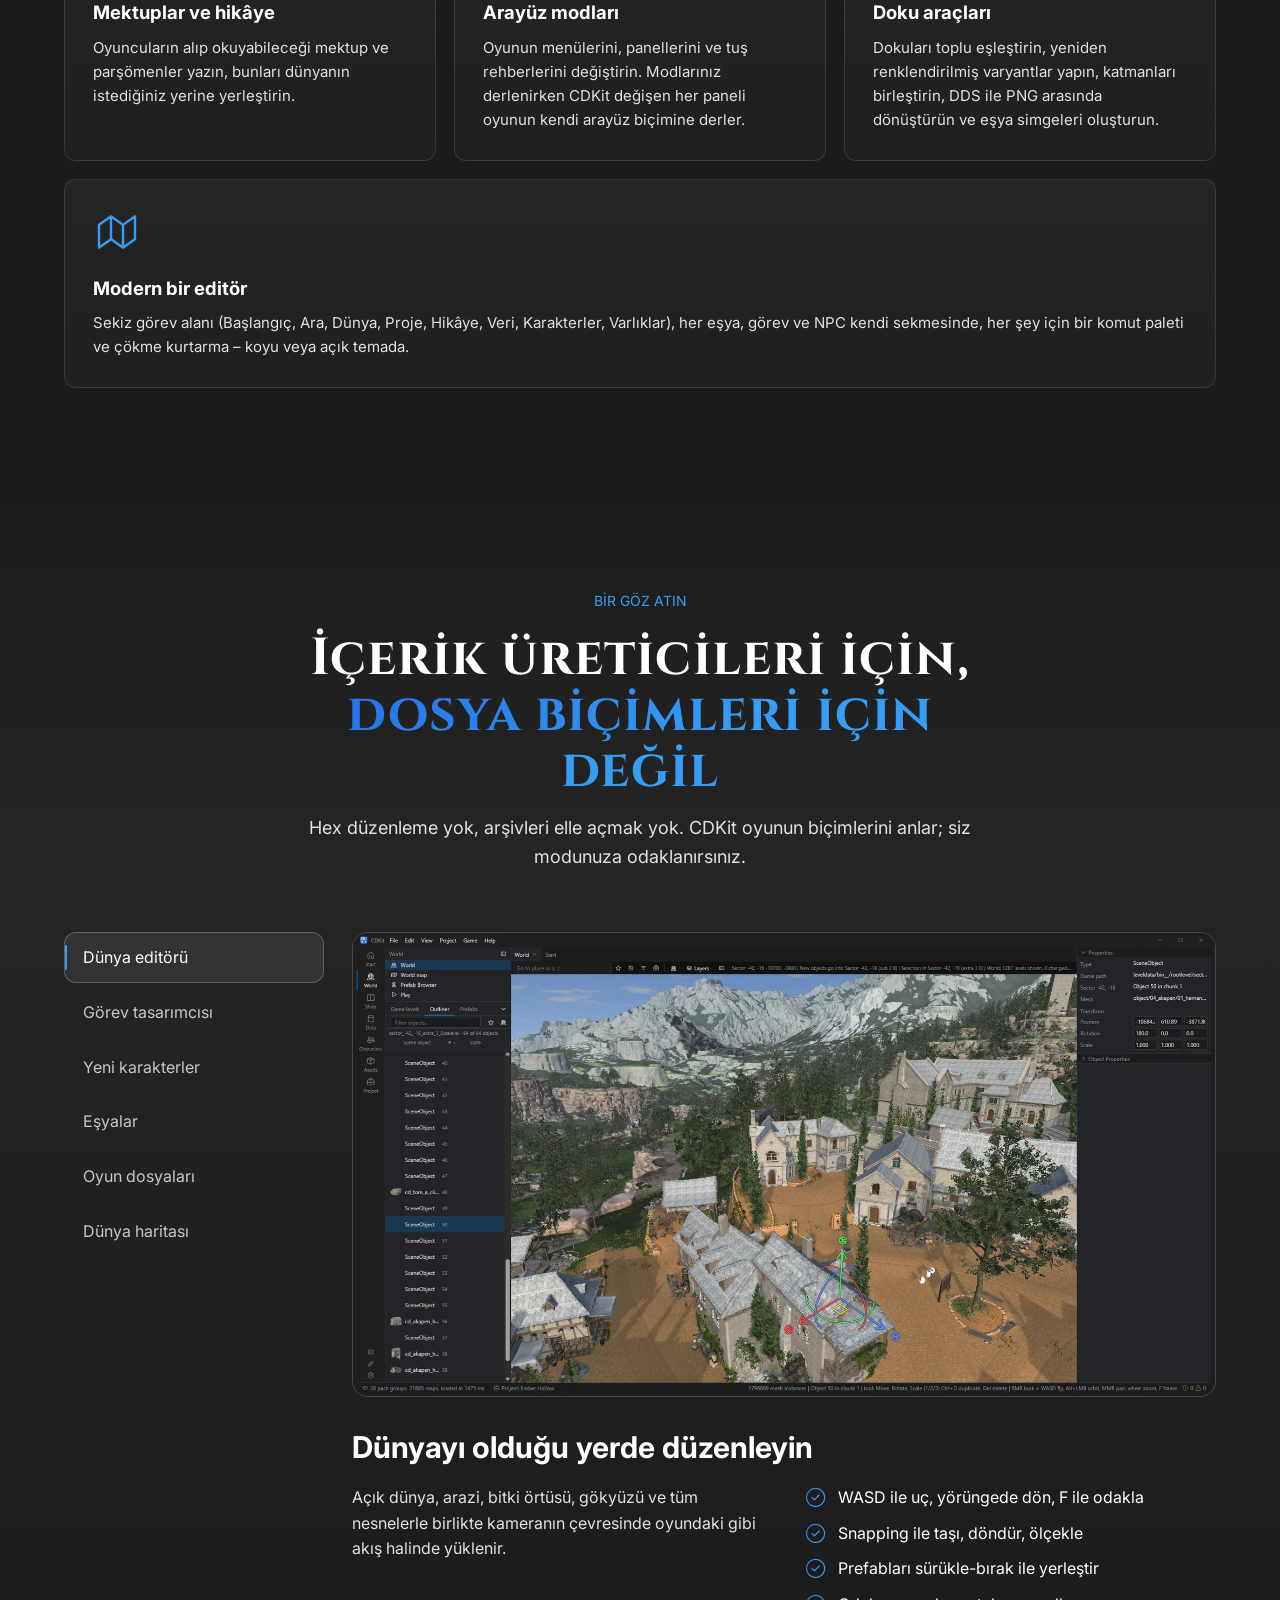
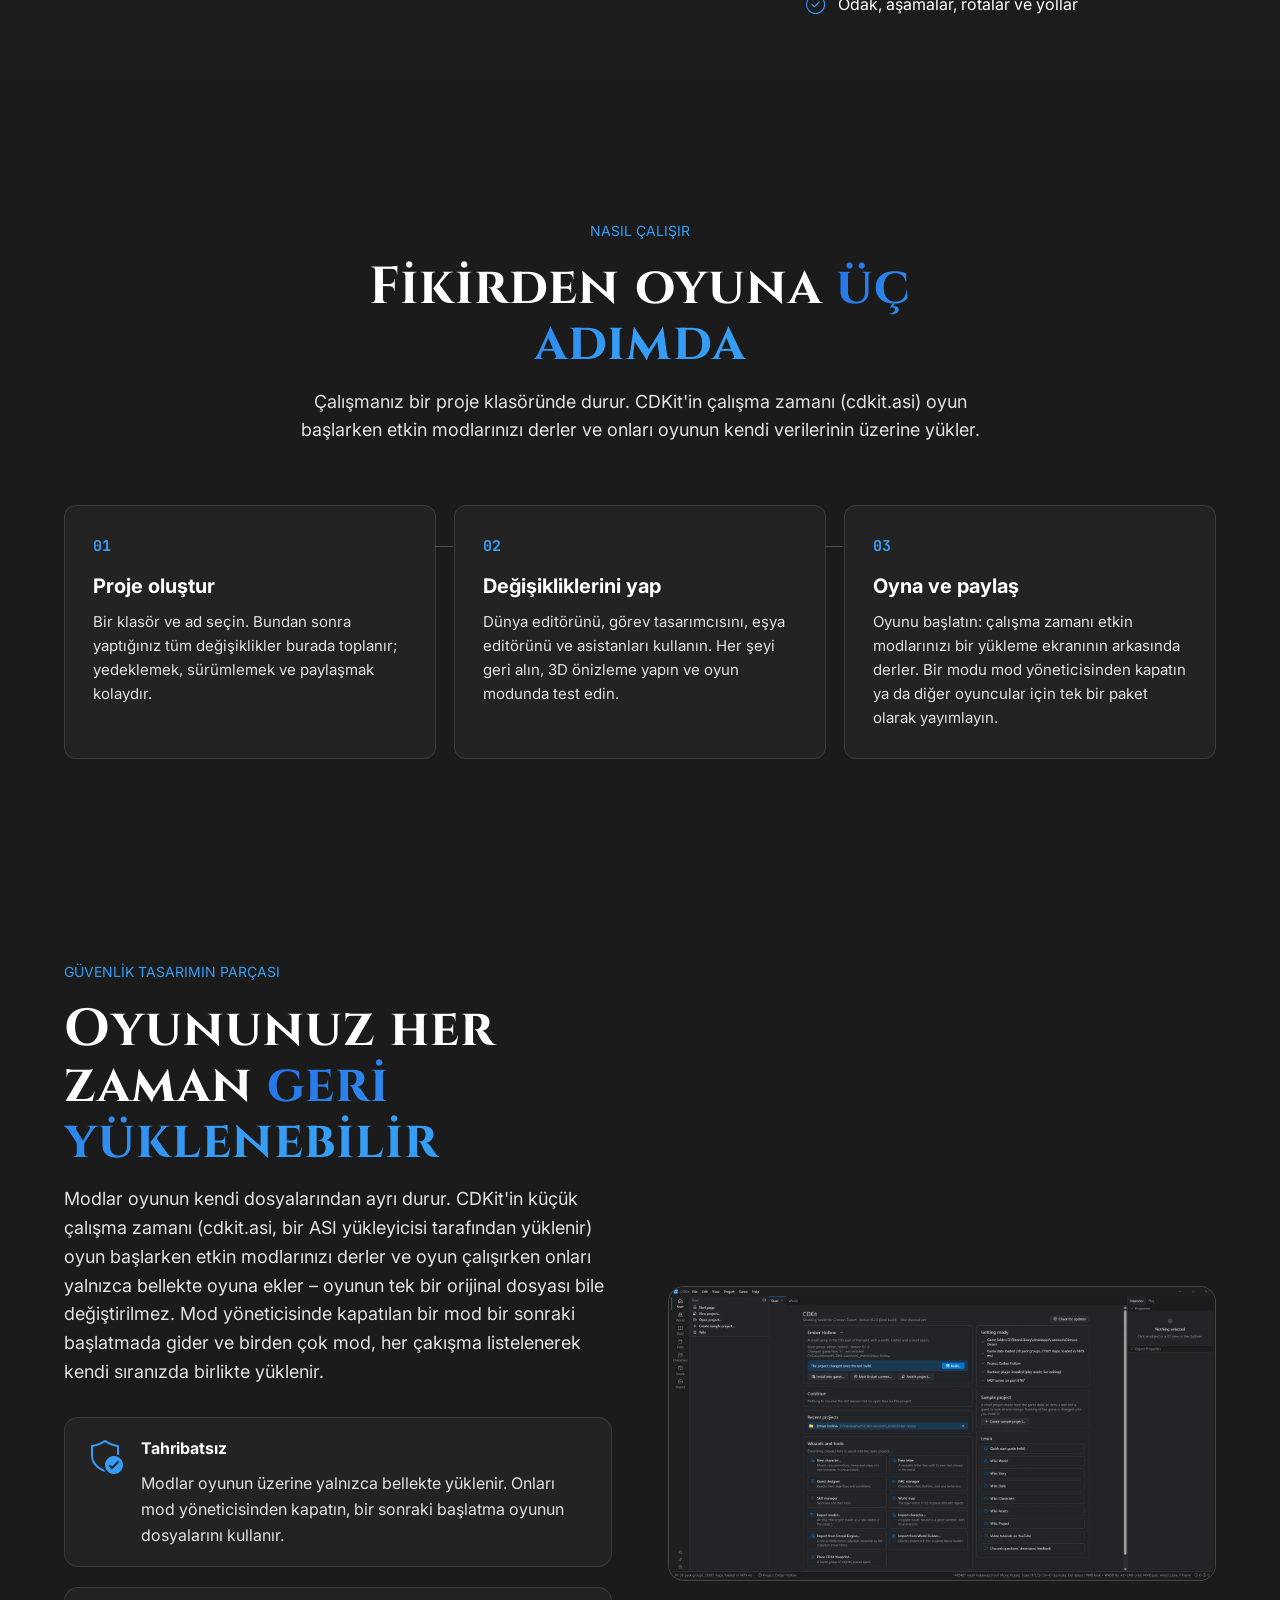
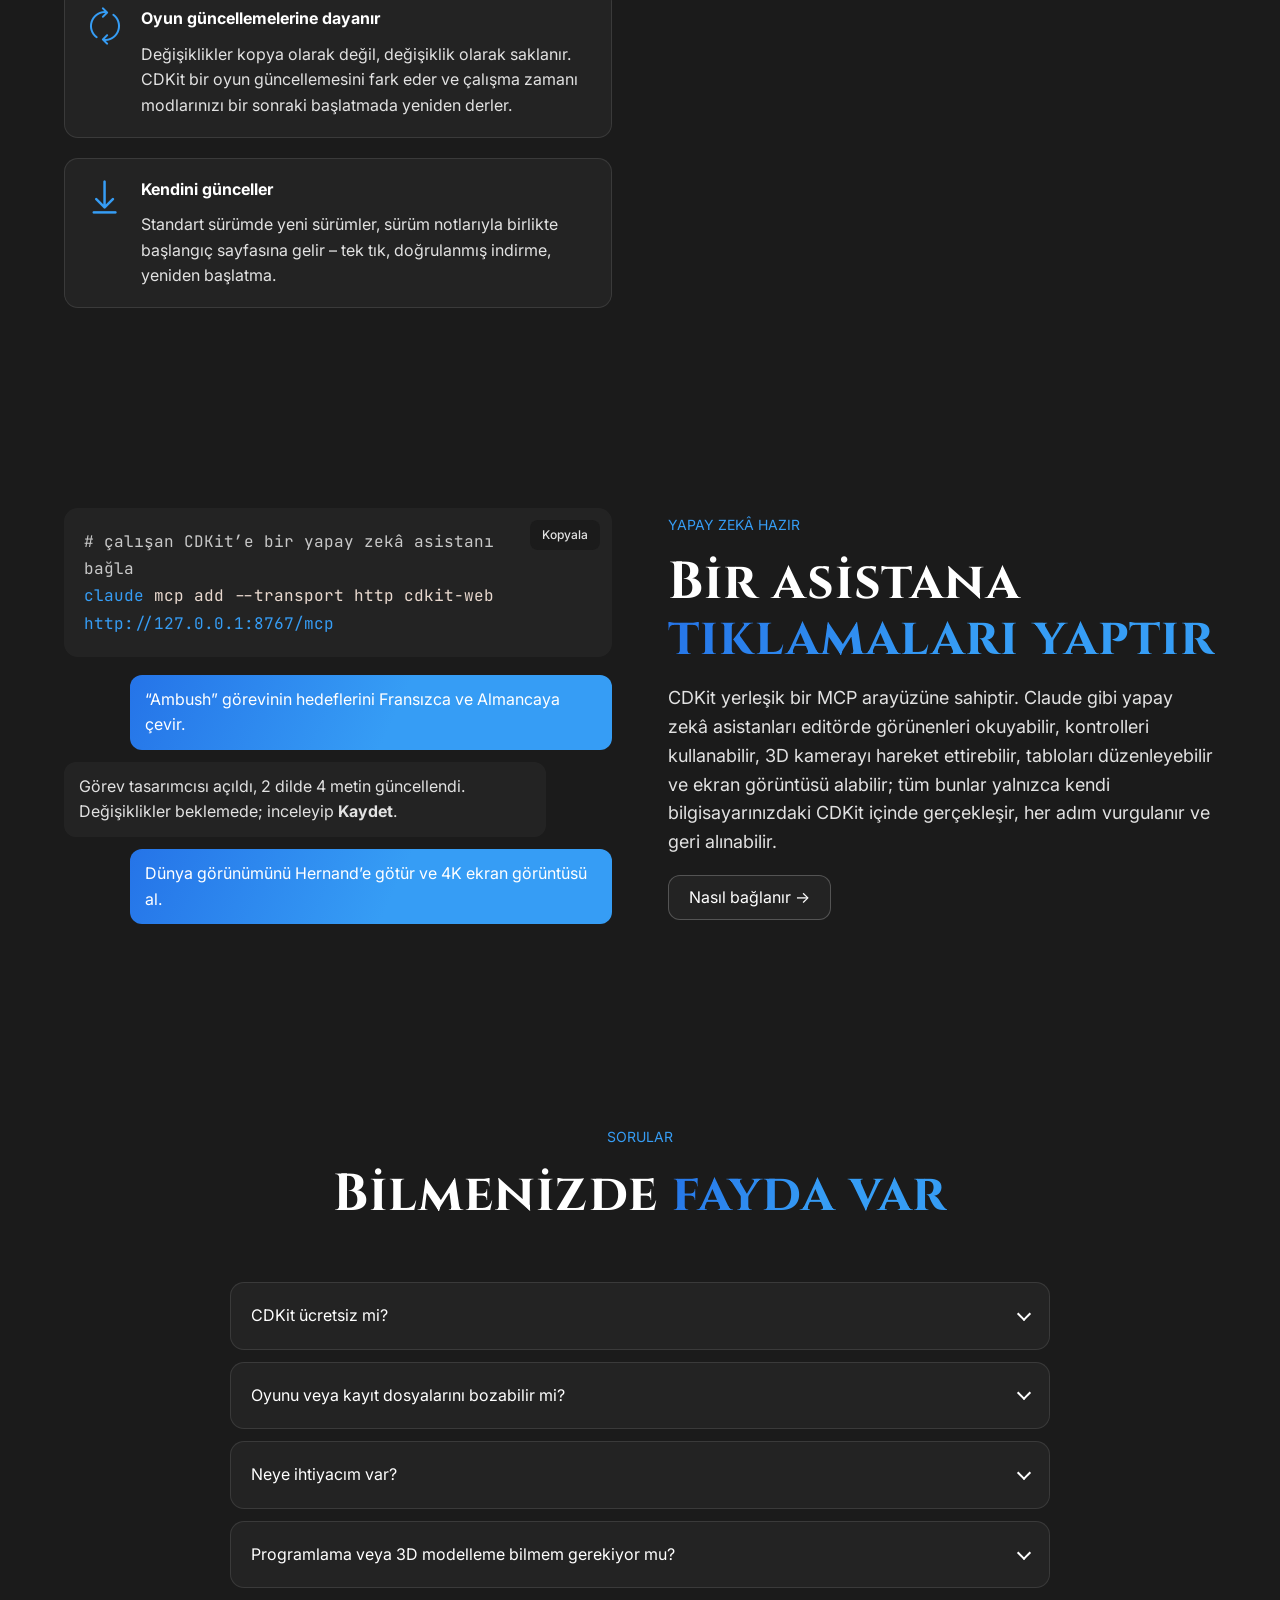
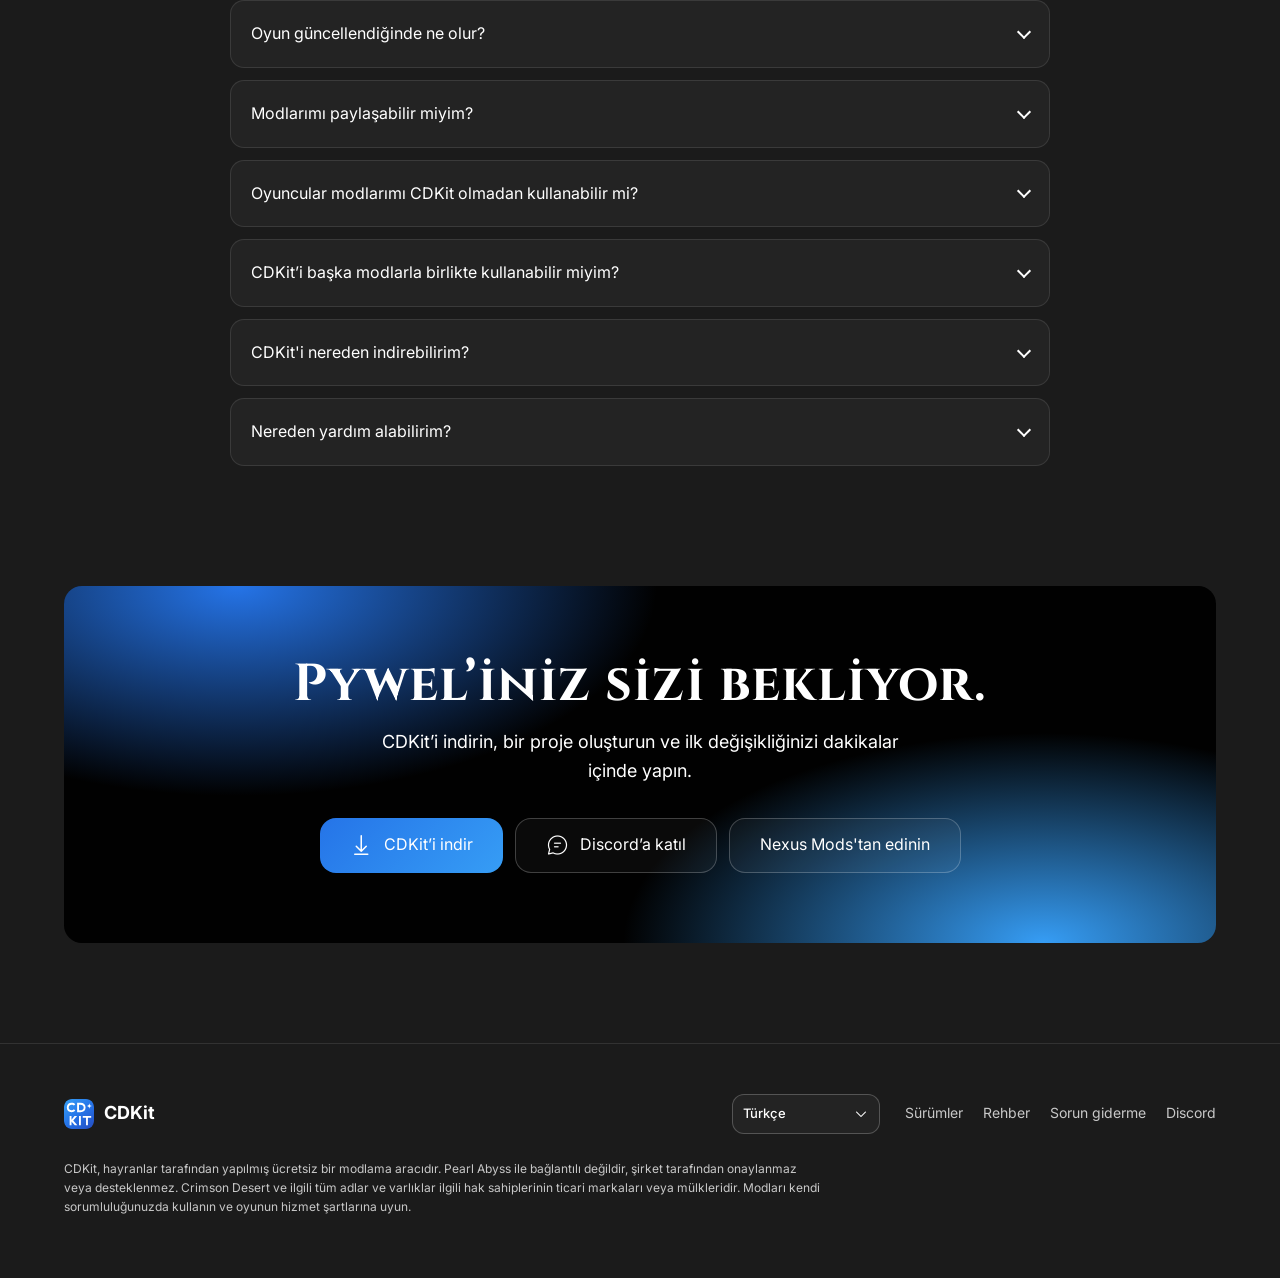
<file: docs/tr/index.html>
<!doctype html>
<html lang="tr">

<head>
  <meta charset="utf-8">
  <meta name="viewport" content="width=device-width, initial-scale=1">
  <title>CDKit – Crimson Desert için modlama araç seti</title>
  <meta http-equiv="content-language" content="tr">










  <meta name="description" content="Dünyayı düzenleyin, araziyi şekillendirin, görevler yazın, karakterler ekleyin ve hepsini tek tıkla Crimson Desert’e kurun. Ücretsiz, tahribatsız ve otomatik güncellenir.">
  <meta name="theme-color" content="#0b0809">

  <meta property="og:locale" content="tr_TR">










  <meta property="og:title" content="CDKit – Crimson Desert için modlama araç seti">










  <meta property="og:description" content="Dünyayı düzenleyin, araziyi şekillendirin, görevler yazın, karakterler ekleyin ve hepsini tek tıkla Crimson Desert’e kurun. Ücretsiz, tahribatsız ve otomatik güncellenir.">
  <meta property="og:image" content="https://moon-yungg.github.io/CDKit-Releases/assets/og.jpg">










  <meta property="og:image:alt" content="CDKit düzenleyici önizlemesi">
  <meta property="og:type" content="website">
  <meta property="og:site_name" content="CDKit">

  <meta name="twitter:card" content="summary_large_image">










  <meta name="twitter:title" content="CDKit – Crimson Desert için modlama araç seti">










  <meta name="twitter:description" content="Dünyayı düzenleyin, araziyi şekillendirin, görevler yazın, karakterler ekleyin ve hepsini tek tıkla Crimson Desert’e kurun. Ücretsiz, tahribatsız ve otomatik güncellenir.">
  <meta name="twitter:image" content="assets/og.jpg">










  <meta name="twitter:image:alt" content="CDKit düzenleyici önizlemesi">

  <link rel="alternate" hreflang="x-default" href="../">
  <link rel="alternate" hreflang="en" href="../">
  <link rel="alternate" hreflang="zh-CN" href="../zh-CN/">
  <link rel="alternate" hreflang="zh-TW" href="../zh-TW/">
  <link rel="alternate" hreflang="de" href="../de/">
  <link rel="alternate" hreflang="fr" href="../fr/">
  <link rel="alternate" hreflang="ko" href="../ko/">
  <link rel="alternate" hreflang="ja" href="../ja/">
  <link rel="alternate" hreflang="es" href="../es/">
  <link rel="alternate" hreflang="pt-BR" href="../pt-BR/">
  <link rel="alternate" hreflang="ru" href="../ru/">
  <link rel="alternate" hreflang="tr" href="../tr/">
  <link rel="icon" href="../assets/logo.svg" type="image/svg+xml">
  <link rel="preconnect" href="https://fonts.googleapis.com">
  <link rel="preconnect" href="https://fonts.gstatic.com" crossorigin>
  <link href="https://fonts.googleapis.com/css2?family=Inter:wght@400;500;600;700&amp;family=Cinzel:wght@600;700&amp;family=JetBrains+Mono:wght@400;500&amp;display=swap" rel="stylesheet">
  <link rel="stylesheet" href="../assets/site.css">
<link rel="canonical" href="https://moon-yungg.github.io/CDKit-Releases/tr/"></head>

<body>

  <header class="nav" id="nav">
    <div class="wrap">
      <a href="#top" class="brand"><img src="../assets/logo.svg" alt="">CDKit</a>
      <nav class="nav-links" id="navLinks">
        <a href="#features">Özellikler</a>
        <a href="#showcase">Vitrin</a>
        <a href="#how">Nasıl çalışır</a>
        <a href="#ai">AI</a>
        <a href="#faq">SSS</a>
        <a href="https://github.com/Moon-yungg/CDKit-Releases/wiki">Rehber</a>
      </nav>
      <div class="nav-cta">
        <a class="btn btn-sm" href="https://discord.gg/HfkShRJZU" target="_blank" rel="noopener">Discord</a>
        <a class="btn btn-sm btn-primary" href="https://github.com/Moon-yungg/CDKit-Releases/releases/latest">İndir</a>
      </div>
      <button class="menu-btn" id="menuBtn" aria-label="Menü" aria-expanded="false" aria-controls="navLinks">
        <span class="fluent-icon" aria-hidden="true">&#xF560;</span>
      </button>
    </div>
  </header>

  <main id="top">

    <!-- ================= HERO ================= -->
    <section class="hero">
      <div class="hero-bg">
        <canvas id="embers" aria-hidden="true"></canvas>
      </div>
      <div class="wrap hero-grid">
        <div>
          <span class="badge"><b>ÜCRETSİZ</b><span class="dot"></span><span id="heroBadge">Crimson Desert için modlama araç seti</span></span>
          <h1 class="serif">Yeniden şekillendir <span class="grad-text">Pywel dünyasını</span></h1>
          <p class="lead">Açık dünyayı 3B olarak düzenleyin, araziyi şekillendirin, görevler yazın, kendi karakterlerinizi ekleyin – sonra modunuzu açın ve oynayın: CDKit'in çalışma zamanı onu bir sonraki başlatmada oyuna getirir, oyunun kendi dosyaları değişmeden kalır.</p>
          <div class="hero-ctas">
            <a class="btn btn-lg btn-primary" id="downloadBtn" href="https://github.com/Moon-yungg/CDKit-Releases/releases/latest/download/CDKit.zip">
              <span class="fluent-icon" aria-hidden="true">&#xF151;</span>
              Windows için indir
            </a>
            <a class="btn btn-lg" href="https://github.com/Moon-yungg/CDKit-Releases/wiki/Getting-Started">
              <span class="fluent-icon" aria-hidden="true">&#xF286;</span>
              Rehberi oku
            </a>
          </div>
          <div class="release-line" id="releaseLine"><span>Windows 10 / 11</span><span>Taşınabilir – kurulum yok</span><span>Kendini günceller</span></div>
        </div>
        <div class="hero-shot" id="heroShot">
          <div class="window">
            <img src="../assets/shots/world-view.webp" alt="Hernand çevresini 3D gösteren CDKit dünya editörü" width="1600" height="860" fetchpriority="high">
          </div>
        </div>
      </div>
      <div class="wrap">
        <div class="stats reveal">
          <div class="stat"><strong class="grad-text">0</strong><span>değiştirilen orijinal oyun dosyası</span></div>
          <div class="stat"><strong class="grad-text" data-count="2100000" data-suffix="+">2.1M+</strong><span>göz atılabilir ve değiştirilebilir oyun dosyası</span></div>
          <div class="stat"><strong class="grad-text" data-count="8">8</strong><span>çalışma alanı: dünya, hikâye, veri …</span></div>
          <div class="stat"><strong class="grad-text" data-count="11">11</strong><span>editör dili</span></div>
        </div>
      </div>
    </section>

    <!-- ================= FEATURES ================= -->
    <section id="features">
      <div class="wrap">
        <div class="section-head reveal">
          <span class="eyebrow">Her şey tek yerde</span>
          <h2 class="serif">Tek bir araç seti. <span class="grad-text">Oyunun her köşesi için.</span></h2>
          <p>Tek bir varili taşımaktan kendi karakterlerine sahip yeni bir görev zinciri oluşturmaya kadar CDKit, fikirden kurulmuş moda kadar tüm süreci kapsar.</p>
        </div>
        <div class="features">
          <article class="card wide reveal">
            <div>
              <div class="icon"><span class="fluent-icon" aria-hidden="true">&#xF45A;</span></div>
              <h3>Oyun motoru gibi hissettiren 3D dünya editörü</h3>
              <p>Oyunda göründüğü haliyle akış halinde yüklenen açık dünyada uçun. Gizmo, snapping ve tam geri alma desteğiyle nesneleri seçin, taşıyın, döndürün, ölçekleyin, çoğaltın ve silin. 49.000’den fazla prefab içeren tarayıcıdan binaları, objeleri ve ağaçları sürükleyip bırakın.</p>
            </div>
            <img src="../assets/shots/prefab-browser.webp" alt="3D görünümün yanındaki prefab tarayıcısı" loading="lazy" width="1600" height="860">
          </article>
          <article class="card reveal">
            <div class="icon"><span class="fluent-icon" aria-hidden="true">&#xF00E8;</span></div>
            <h3>Arazi ve bitki örtüsü</h3>
            <p>Zemini fırçalarla yükseltin, alçaltın ve düzleştirin, malzemeleri ve ormanları boyayın. Navigasyon ve dünya haritası değişikliklerinizi izler.</p>
          </article>
          <article class="card reveal">
            <div class="icon"><span class="fluent-icon" aria-hidden="true">&#xE178;</span></div>
            <h3>Görev tasarımcısı</h3>
            <p>Görevleri hedeflerin akışı olarak görün. Görev adımlarını, ödülleri, diyalogları, koşulları ve ses satırlarını düzenleyin veya şablonlardan yeni görevler oluşturun.</p>
          </article>
          <article class="card reveal">
            <div class="icon"><span class="fluent-icon" aria-hidden="true">&#xF5BD;</span></div>
            <h3>Kendi karakterlerin</h3>
            <p>Bir asistan FBX, glTF, Collada veya MetaHuman modelinizi alır, oyun iskeletine bağlar, animasyonlarını eşler ve dünyaya yerleştirir.</p>
          </article>
          <article class="card reveal">
            <div class="icon"><span class="fluent-icon" aria-hidden="true">&#xF77C;</span></div>
            <h3>Eşyalar, mağazalar ve ganimet</h3>
            <p>Eşyaları yeniden adlandırın ve dengeleyin, fiyatları ve yetenekleri değiştirin, tüccar stoklarını yenileyin ve düşmanlarla sandıkların ne düşüreceğini belirleyin.</p>
          </article>
          <article class="card reveal">
            <div class="icon"><span class="fluent-icon" aria-hidden="true">&#xF605;</span></div>
            <h3>Tek tuşla oyun modu</h3>
            <p>F5’e basın; oyun yalnızca düzenlediğiniz sahneyle, modunuz kurulmuş halde ve tam o konumda başlar.</p>
          </article>
          <article class="card reveal">
            <div class="icon"><span class="fluent-icon" aria-hidden="true">&#xF833;</span></div>
            <h3>Her dil</h3>
            <p>Oyundaki herhangi bir metni herhangi bir dilde değiştirin. Tek bir düğme aynı metni tüm dillerde yan yana gösterir.
            </p>
          </article>
          <article class="card reveal">
            <div class="icon"><span class="fluent-icon" aria-hidden="true">&#xF75D;</span></div>
            <h3>Tüm veriler</h3>
            <p>DLC tabloları dahil oyunun tüm veri tablolarına erişin; arama, toplu düzenleme ve Excel veya Google Sheets ile CSV alışverişi yapın.
            </p>
          </article>
          <article class="card reveal">
            <div class="icon"><span class="fluent-icon" aria-hidden="true">&#xF286;</span></div>
            <h3>Mektuplar ve hikâye</h3>
            <p>Oyuncuların alıp okuyabileceği mektup ve parşömenler yazın, bunları dünyanın istediğiniz yerine yerleştirin.</p>
          </article>
          <article class="card reveal">
            <div class="icon"><span class="fluent-icon" aria-hidden="true">&#xEE65;</span></div>
            <h3>Arayüz modları</h3>
            <p>Oyunun menülerini, panellerini ve tuş rehberlerini değiştirin. Modlarınız derlenirken CDKit değişen her paneli oyunun kendi arayüz biçimine derler.</p>
          </article>
          <article class="card reveal">
            <div class="icon"><span class="fluent-icon" aria-hidden="true">&#xF592;</span></div>
            <h3>Doku araçları</h3>
            <p>Dokuları toplu eşleştirin, yeniden renklendirilmiş varyantlar yapın, katmanları birleştirin, DDS ile PNG arasında dönüştürün ve eşya simgeleri oluşturun.</p>
          </article>
          <article class="card reveal">
            <div class="icon"><span class="fluent-icon" aria-hidden="true">&#xE7DA;</span></div>
            <h3>Modern bir editör</h3>
            <p>Sekiz görev alanı (Başlangıç, Ara, Dünya, Proje, Hikâye, Veri, Karakterler, Varlıklar), her eşya, görev ve NPC kendi sekmesinde, her şey için bir komut paleti ve çökme kurtarma – koyu veya açık temada.</p>
          </article>
        </div>
      </div>
    </section>

    <!-- ================= SHOWCASE ================= -->
    <section id="showcase" class="showcase">
      <div class="wrap">
        <div class="section-head center reveal">
          <span class="eyebrow">Bir göz atın</span>
          <h2 class="serif">İçerik üreticileri için, <span class="grad-text">dosya biçimleri için değil</span></h2>
          <p>Hex düzenleme yok, arşivleri elle açmak yok. CDKit oyunun biçimlerini anlar; siz modunuza odaklanırsınız.</p>
        </div>
        <div class="show-grid reveal">
          <div class="tabs" role="tablist" id="tabs" aria-label="Vitrin"><button class="tab" type="button" role="tab" data-id="world" id="tab-world" aria-controls="showcasePanel" aria-selected="true" tabindex="0">Dünya editörü</button><button class="tab" type="button" role="tab" data-id="quests" id="tab-quests" aria-controls="showcasePanel" aria-selected="false" tabindex="-1">Görev tasarımcısı</button><button class="tab" type="button" role="tab" data-id="characters" id="tab-characters" aria-controls="showcasePanel" aria-selected="false" tabindex="-1">Yeni karakterler</button><button class="tab" type="button" role="tab" data-id="items" id="tab-items" aria-controls="showcasePanel" aria-selected="false" tabindex="-1">Eşyalar</button><button class="tab" type="button" role="tab" data-id="files" id="tab-files" aria-controls="showcasePanel" aria-selected="false" tabindex="-1">Oyun dosyaları</button><button class="tab" type="button" role="tab" data-id="map" id="tab-map" aria-controls="showcasePanel" aria-selected="false" tabindex="-1">Dünya haritası</button></div>
          <div class="stage" id="showcasePanel" role="tabpanel" aria-labelledby="tab-world">
            <div class="window">
              <img id="stageImg" src="../assets/shots/world-view.webp" alt="Dünyayı olduğu yerde düzenleyin" width="1600" height="860">
            </div>
            <div class="stage-text">
              <h3 id="stageHead">Dünyayı olduğu yerde düzenleyin</h3>
              <p id="stageText">Açık dünya, arazi, bitki örtüsü, gökyüzü ve tüm nesnelerle birlikte kameranın çevresinde oyundaki gibi akış halinde yüklenir.</p>
              <ul class="checks" id="stageList"><li>WASD ile uç, yörüngede dön, F ile odakla</li><li>Snapping ile taşı, döndür, ölçekle</li><li>Prefabları sürükle-bırak ile yerleştir</li><li>Odak, aşamalar, rotalar ve yollar</li></ul>
            </div>
          </div>
        </div>
      </div>
    </section>

    <!-- ================= HOW ================= -->
    <section id="how">
      <div class="wrap">
        <div class="section-head center reveal">
          <span class="eyebrow">Nasıl çalışır</span>
          <h2 class="serif">Fikirden oyuna <span class="grad-text">üç adımda</span></h2>
          <p>Çalışmanız bir proje klasöründe durur. CDKit'in çalışma zamanı (cdkit.asi) oyun başlarken etkin modlarınızı derler ve onları oyunun kendi verilerinin üzerine yükler.</p>
        </div>
        <div class="steps">
          <div class="step reveal">
            <h3>Proje oluştur</h3>
            <p>Bir klasör ve ad seçin. Bundan sonra yaptığınız tüm değişiklikler burada toplanır; yedeklemek, sürümlemek ve paylaşmak kolaydır.</p>
          </div>
          <div class="step reveal">
            <h3>Değişikliklerini yap</h3>
            <p>Dünya editörünü, görev tasarımcısını, eşya editörünü ve asistanları kullanın. Her şeyi geri alın, 3D önizleme yapın ve oyun modunda test edin.</p>
          </div>
          <div class="step reveal">
            <h3>Oyna ve paylaş</h3>
            <p>Oyunu başlatın: çalışma zamanı etkin modlarınızı bir yükleme ekranının arkasında derler. Bir modu mod yöneticisinden kapatın ya da diğer oyuncular için tek bir paket olarak yayımlayın.</p>
          </div>
        </div>
      </div>
    </section>

    <!-- ================= SAFE ================= -->
    <section>
      <div class="wrap split">
        <div class="reveal">
          <span class="eyebrow">Güvenlik tasarımın parçası</span>
          <h2 class="serif">Oyununuz her zaman <span class="grad-text">geri yüklenebilir</span></h2>
          <p style="color:var(--muted);font-size:18px;margin:0">Modlar oyunun kendi dosyalarından ayrı durur. CDKit'in küçük çalışma zamanı (cdkit.asi, bir ASI yükleyicisi tarafından yüklenir) oyun başlarken etkin modlarınızı derler ve oyun çalışırken onları yalnızca bellekte oyuna ekler – oyunun tek bir orijinal dosyası bile değiştirilmez. Mod yöneticisinde kapatılan bir mod bir sonraki başlatmada gider ve birden çok mod, her çakışma listelenerek kendi sıranızda birlikte yüklenir.</p>
          <div class="pill-list">
            <div class="pill">
              <div class="icon"><span class="fluent-icon" aria-hidden="true">&#xEAC8;</span></div>
              <div>
                <h4>Tahribatsız</h4>
                <p>Modlar oyunun üzerine yalnızca bellekte yüklenir. Onları mod yöneticisinden kapatın, bir sonraki başlatma oyunun dosyalarını kullanır.</p>
              </div>
            </div>
            <div class="pill">
              <div class="icon"><span class="fluent-icon" aria-hidden="true">&#xF190;</span></div>
              <div>
                <h4>Oyun güncellemelerine dayanır</h4>
                <p>Değişiklikler kopya olarak değil, değişiklik olarak saklanır. CDKit bir oyun güncellemesini fark eder ve çalışma zamanı modlarınızı bir sonraki başlatmada yeniden derler.</p>
              </div>
            </div>
            <div class="pill">
              <div class="icon"><span class="fluent-icon" aria-hidden="true">&#xF151;</span></div>
              <div>
                <h4>Kendini günceller</h4>
                <p>Standart sürümde yeni sürümler, sürüm notlarıyla birlikte başlangıç sayfasına gelir – tek tık, doğrulanmış indirme, yeniden başlatma.</p>
              </div>
            </div>
          </div>
        </div>
        <div class="reveal">
          <div class="window">
            <img src="../assets/shots/start-page.webp" alt="Projeniz için sonraki adımı gösteren CDKit başlangıç sayfası" loading="lazy" width="1600" height="860">
          </div>
        </div>
      </div>
    </section>

    <!-- ================= AI ================= -->
    <section id="ai">
      <div class="wrap split">
        <div class="reveal">
          <div class="code" id="mcpCode"><button class="copy" data-copy="claude mcp add --transport http cdkit-web http://127.0.0.1:8767/mcp">Kopyala</button><span class="code-line c"># çalışan CDKit’e bir yapay zekâ asistanı bağla</span><span class="code-line"><span class="k">claude</span> mcp add --transport http cdkit-web <span class="s">http://127.0.0.1:8767/mcp</span></span></div>
          <div class="chat">
            <div class="bubble me">“Ambush” görevinin hedeflerini Fransızca ve Almancaya çevir.</div>
            <div class="bubble ai">Görev tasarımcısı açıldı, 2 dilde 4 metin güncellendi. Değişiklikler beklemede; inceleyip <b>Kaydet</b>.</div>
            <div class="bubble me">Dünya görünümünü Hernand’e götür ve 4K ekran görüntüsü al.</div>
          </div>
        </div>
        <div class="reveal">
          <span class="eyebrow">Yapay zekâ hazır</span>
          <h2 class="serif">Bir asistana <span class="grad-text">tıklamaları yaptır</span></h2>
          <p style="color:var(--muted);font-size:18px">CDKit yerleşik bir MCP arayüzüne sahiptir. Claude gibi yapay zekâ asistanları editörde görünenleri okuyabilir, kontrolleri kullanabilir, 3D kamerayı hareket ettirebilir, tabloları düzenleyebilir ve ekran görüntüsü alabilir; tüm bunlar yalnızca kendi bilgisayarınızdaki CDKit içinde gerçekleşir, her adım vurgulanır ve geri alınabilir.</p>
          <a class="btn" href="https://github.com/Moon-yungg/CDKit-Releases/wiki/AI-Assistants-MCP">Nasıl bağlanır →</a>
        </div>
      </div>
    </section>

    <!-- ================= FAQ ================= -->
    <section id="faq">
      <div class="wrap">
        <div class="section-head center reveal">
          <span class="eyebrow">Sorular</span>
          <h2 class="serif">Bilmenizde <span class="grad-text">fayda var</span></h2>
        </div>
        <div class="faq reveal">
          <details>
            <summary>CDKit ücretsiz mi?</summary>
            <p>Evet. İndirin, arşivden çıkarın ve <code>CDkit.exe</code> çalıştırın; hesap ve kurulum gerekmez.</p>
          </details>
          <details>
            <summary>Oyunu veya kayıt dosyalarını bozabilir mi?</summary>
            <p>Oyunun hiçbir orijinal dosyası değiştirilmez. Çalışma zamanı cdkit.asi (bin64'teki bir ASI yükleyicisi tarafından yüklenir) oyun başlarken bir yükleme ekranıyla etkin modlarınızı derler ve oyun çalışırken onları yalnızca bellekte oyuna ekler. Mod yöneticisindeki “Bu modu devre dışı bırak” veya “Tüm modları devre dışı bırak” onları kapatır ve bir sonraki başlatma oyunun kendi dosyalarını kullanır. Oyun modu kaydetmeyi engeller, böylece test ederken kayıtlarınız güvende kalır.</p>
          </details>
          <details>
            <summary>Neye ihtiyacım var?</summary>
            <p>Windows 10 veya 11 (64 bit), Steam’de Crimson Desert, DirectX 12 destekli bir ekran kartı ve Microsoft Edge WebView2 Runtime (Windows 11'de ve güncel her Windows 10'da bulunur) gerekir. Modlarla oynamak için oyunun bin64 klasöründe bir ASI yükleyicisi gerekir, örneğin Ultimate ASI Loader (dahil değildir). Oyun modu ve canlı önizleme ayrıca World Builder eklentisini kullanır; MetaHuman/Fab paketlerini içe aktarmak için Unreal Engine gerekir.
            </p>
          </details>
          <details>
            <summary>Programlama veya 3D modelleme bilmem gerekiyor mu?</summary>
            <p>Hayır. Nesneleri taşımak, eşyaları değiştirmek, görevleri ve metinleri düzenlemek gibi çoğu işlem form ve fareyle yapılır. Kendi modelleriniz için yalnızca bir 3D dosyası gerekir; kalanını asistan halleder.</p>
          </details>
          <details>
            <summary>Oyun güncellendiğinde ne olur?</summary>
            <p>CDKit yeni oyun sürümünü fark eder ve hangi projeleri etkilediğini gösterir. Çalışma zamanı modlarınızı bir sonraki başlatmada güncellenmiş oyuna göre yeniden derler – yeniden kurulacak bir şey yoktur ve değişiklikleriniz neredeyse her durumda korunur. Büyük bir güncelleme önce yeni bir CDKit sürümü gerektirebilir; sürüm notları desteklenen oyun sürümlerini belirtir.</p>
          </details>
          <details>
            <summary>Modlarımı paylaşabilir miyim?</summary>
            <p>Evet. “Modu yayımla”, modunuzu tek bir .cdpkg paketi ve mod siteleri için bir ZIP olarak yazar. Diğerleri onu “Mod içe aktar” ile ekler, modlarını sürükleyerek kendi yükleme sıralarını belirler, çakışmaları denetler ve bir modu güncelleyebilir ya da bir güncellemeyi geri alabilir.</p>
          </details>
          <details>
            <summary>Oyuncular modlarımı CDKit olmadan kullanabilir mi?</summary>
            <p>Evet. GitHub sürümlerinden CDKit Runtime'ı (cdkit.asi ve bir mods klasörü) indirir, oyun klasörüne açar, bir ASI yükleyicisi ekler ve .cdpkg dosyalarını bin64\CDKit\mods içine koyarlar.</p>
          </details>
          <details>
            <summary>CDKit’i başka modlarla birlikte kullanabilir miyim?</summary>
            <p>Evet, çoğu ASI modu yanında sorunsuz çalışır. Kendi dosyalarını yükleyen iki mod yükleyicisini aynı anda çalıştırmayın: aynı oyun işlevlerine kanca atarlar ve oyunun çökmesine neden olabilirler. bin64’te yalnızca birini tutun.</p>
          </details>
          <details>
            <summary>CDKit'i nereden indirebilirim?</summary>
            <p>Aynı düzenleyicilere sahip iki sürüm vardır: GitHub sürümlerindeki standart sürüm yerleşik güncellemelerle gelir; Nexus Mods'taki Nexus sürümü kendiliğinden internete bağlanmaz ve Nexus sayfası üzerinden güncellenir.</p>
          </details>
          <details>
            <summary>Nereden yardım alabilirim?</summary>
            <p>Önce <a href="https://github.com/Moon-yungg/CDKit-Releases/wiki">rehbere</a>bakın, ardından sorularınızı <a href="https://discord.gg/HfkShRJZU" target="_blank" rel="noopener">Discord</a>.</p>
          </details>
        </div>
      </div>
    </section>

    <!-- ================= CTA ================= -->
    <section style="padding-top:20px">
      <div class="wrap">
        <div class="cta reveal">
          <h2 class="serif">Pywel’iniz sizi bekliyor.</h2>
          <p>CDKit’i indirin, bir proje oluşturun ve ilk değişikliğinizi dakikalar içinde yapın.</p>
          <div class="hero-ctas">
            <a class="btn btn-lg btn-primary" href="https://github.com/Moon-yungg/CDKit-Releases/releases/latest">
              <span class="fluent-icon" aria-hidden="true">&#xF151;</span>
              CDKit’i indir
            </a>
            <a class="btn btn-lg" href="https://discord.gg/HfkShRJZU" target="_blank" rel="noopener">
              <span class="fluent-icon" aria-hidden="true">&#xF286;</span>
              Discord’a katıl
            </a>
            <a class="btn btn-lg" href="https://www.nexusmods.com/crimsondesert/mods/3789" target="_blank" rel="noopener">Nexus Mods'tan edinin</a>
          </div>
        </div>
      </div>
    </section>

  </main>

  <footer>
    <div class="wrap">
      <div class="foot">
        <a href="#top" class="brand"><img src="../assets/logo.svg" alt="">CDKit</a>
        <div class="lang-picker">
          <details class="lang-menu">
<summary class="lang-select" aria-label="Select language"><span>Türkçe</span><span class="fluent-icon lang-chevron" aria-hidden="true">&#xF2A2;</span></summary>
<nav class="lang-options" aria-label="Select language">
<a class="lang-option" href="../?manual=language" lang="en" hreflang="en">English</a>
<a class="lang-option" href="../zh-CN/" lang="zh-CN" hreflang="zh-CN">简体中文</a>
<a class="lang-option" href="../zh-TW/" lang="zh-TW" hreflang="zh-TW">繁體中文</a>
<a class="lang-option" href="../de/" lang="de" hreflang="de">Deutsch</a>
<a class="lang-option" href="../fr/" lang="fr" hreflang="fr">Français</a>
<a class="lang-option" href="../ko/" lang="ko" hreflang="ko">한국어</a>
<a class="lang-option" href="../ja/" lang="ja" hreflang="ja">日本語</a>
<a class="lang-option" href="../es/" lang="es" hreflang="es">Español</a>
<a class="lang-option" href="../pt-BR/" lang="pt-BR" hreflang="pt-BR">Português (Brasil)</a>
<a class="lang-option" href="../ru/" lang="ru" hreflang="ru">Русский</a>
<a class="lang-option" href="../tr/" lang="tr" hreflang="tr" aria-current="page">Türkçe</a>
</nav>
</details>
        </div>
        <nav>
          <a href="https://github.com/Moon-yungg/CDKit-Releases/releases">Sürümler</a>
          <a href="https://github.com/Moon-yungg/CDKit-Releases/wiki">Rehber</a>
          <a href="https://github.com/Moon-yungg/CDKit-Releases/wiki/Troubleshooting">Sorun giderme</a>
          <a href="https://discord.gg/HfkShRJZU" target="_blank" rel="noopener">Discord</a>
        </nav>
      </div>
      <p class="disclaimer">CDKit, hayranlar tarafından yapılmış ücretsiz bir modlama aracıdır. Pearl Abyss ile bağlantılı değildir, şirket tarafından onaylanmaz veya desteklenmez. Crimson Desert ve ilgili tüm adlar ve varlıklar ilgili hak sahiplerinin ticari markaları veya mülkleridir. Modları kendi sorumluluğunuzda kullanın ve oyunun hizmet şartlarına uyun.</p>
    </div>
  </footer>

  <div class="lightbox" id="lightbox" role="dialog" aria-modal="true" aria-label="Ekran görüntüsü görüntüleyici" aria-hidden="true">
    <button class="lightbox-close" type="button" aria-label="Ekran görüntüsünü kapat"><span class="fluent-icon" aria-hidden="true"></span></button>
    <img alt="">
  </div>
<script src="../assets/site-tr.js" defer></script>
</body>

</html>
</file>
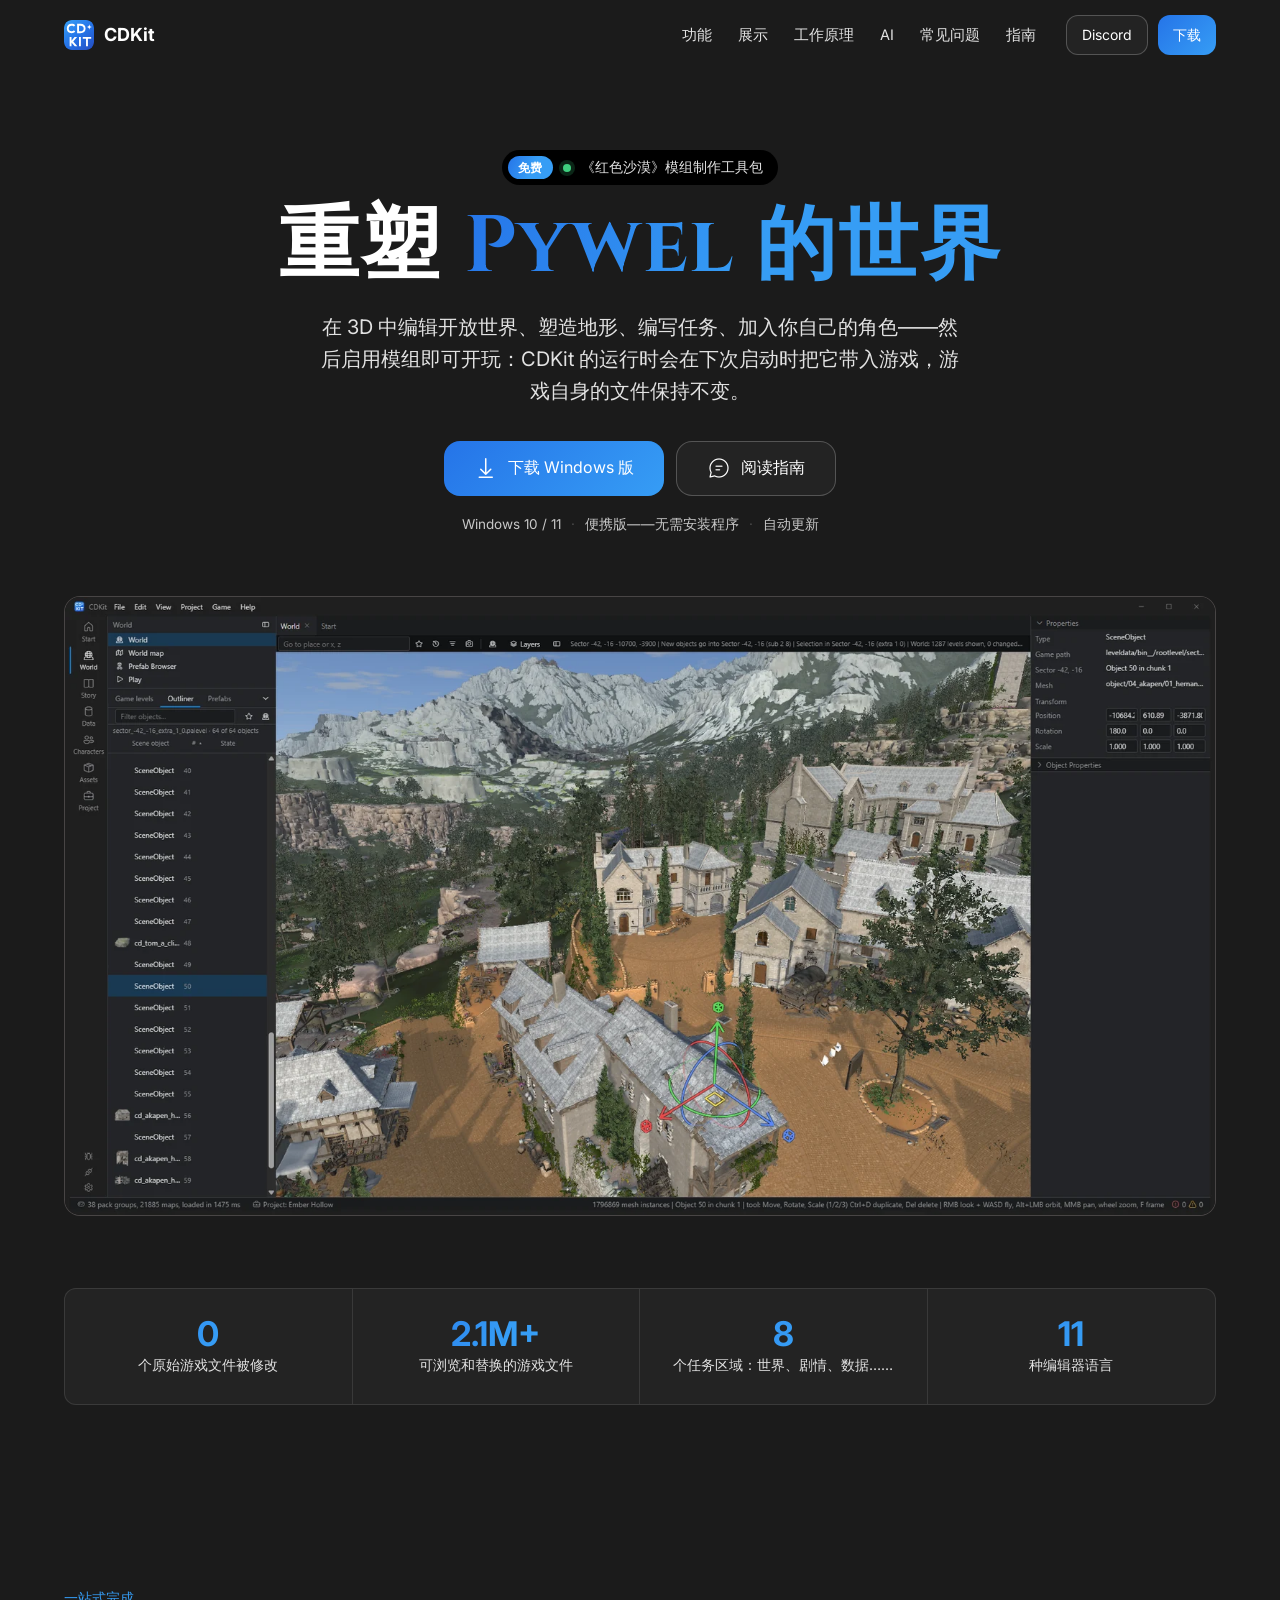
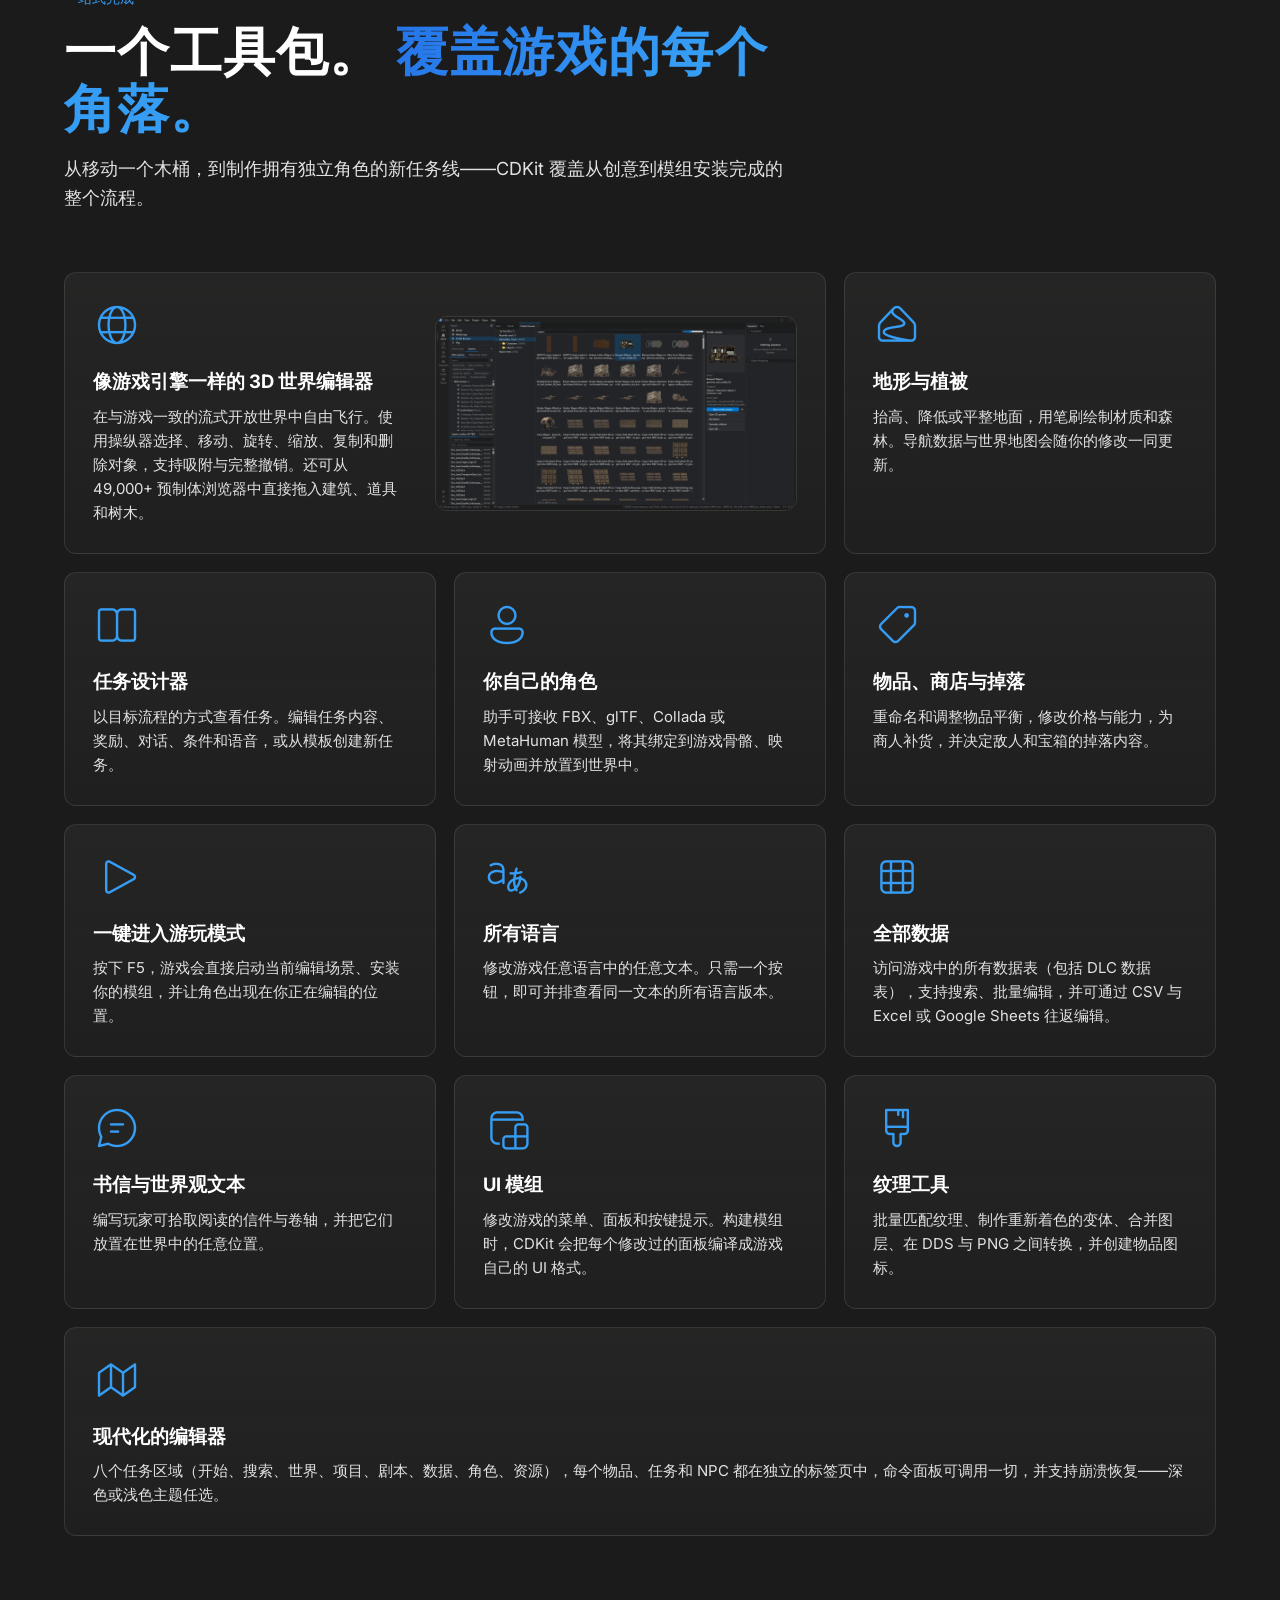
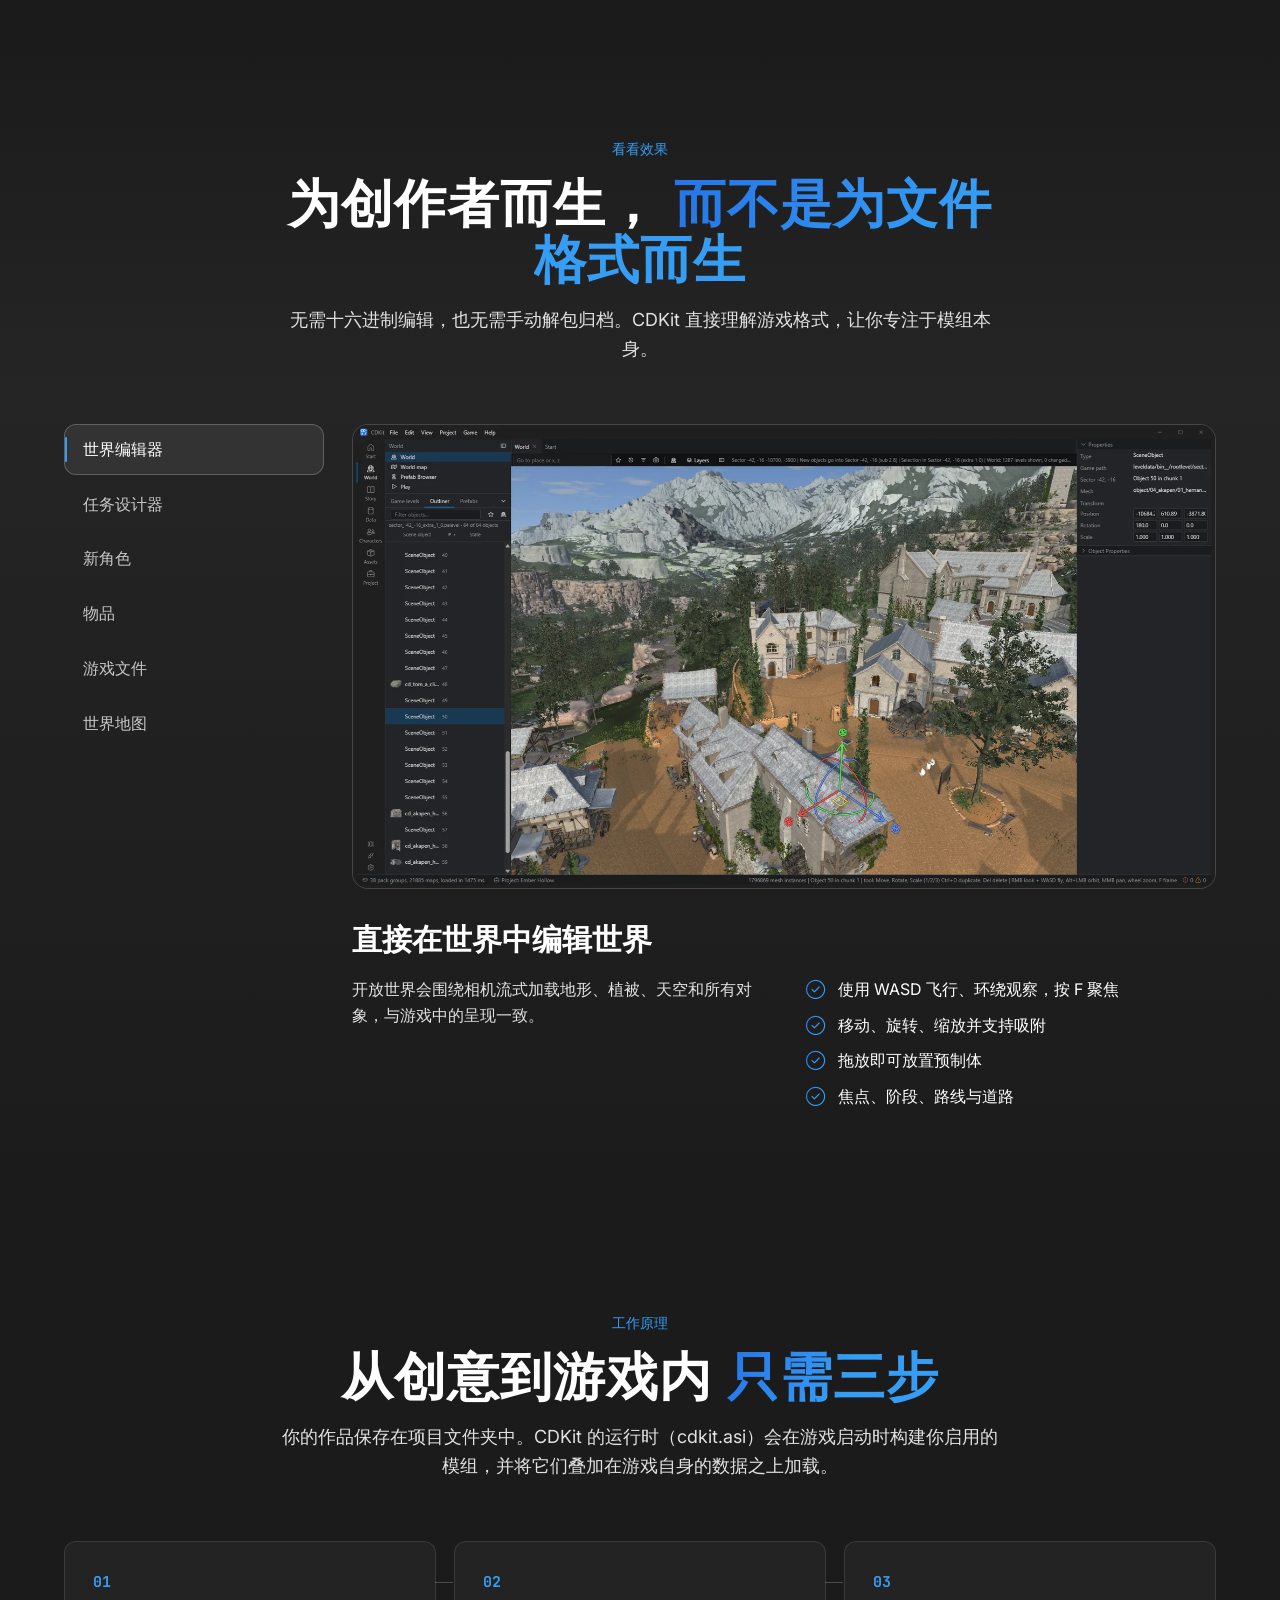
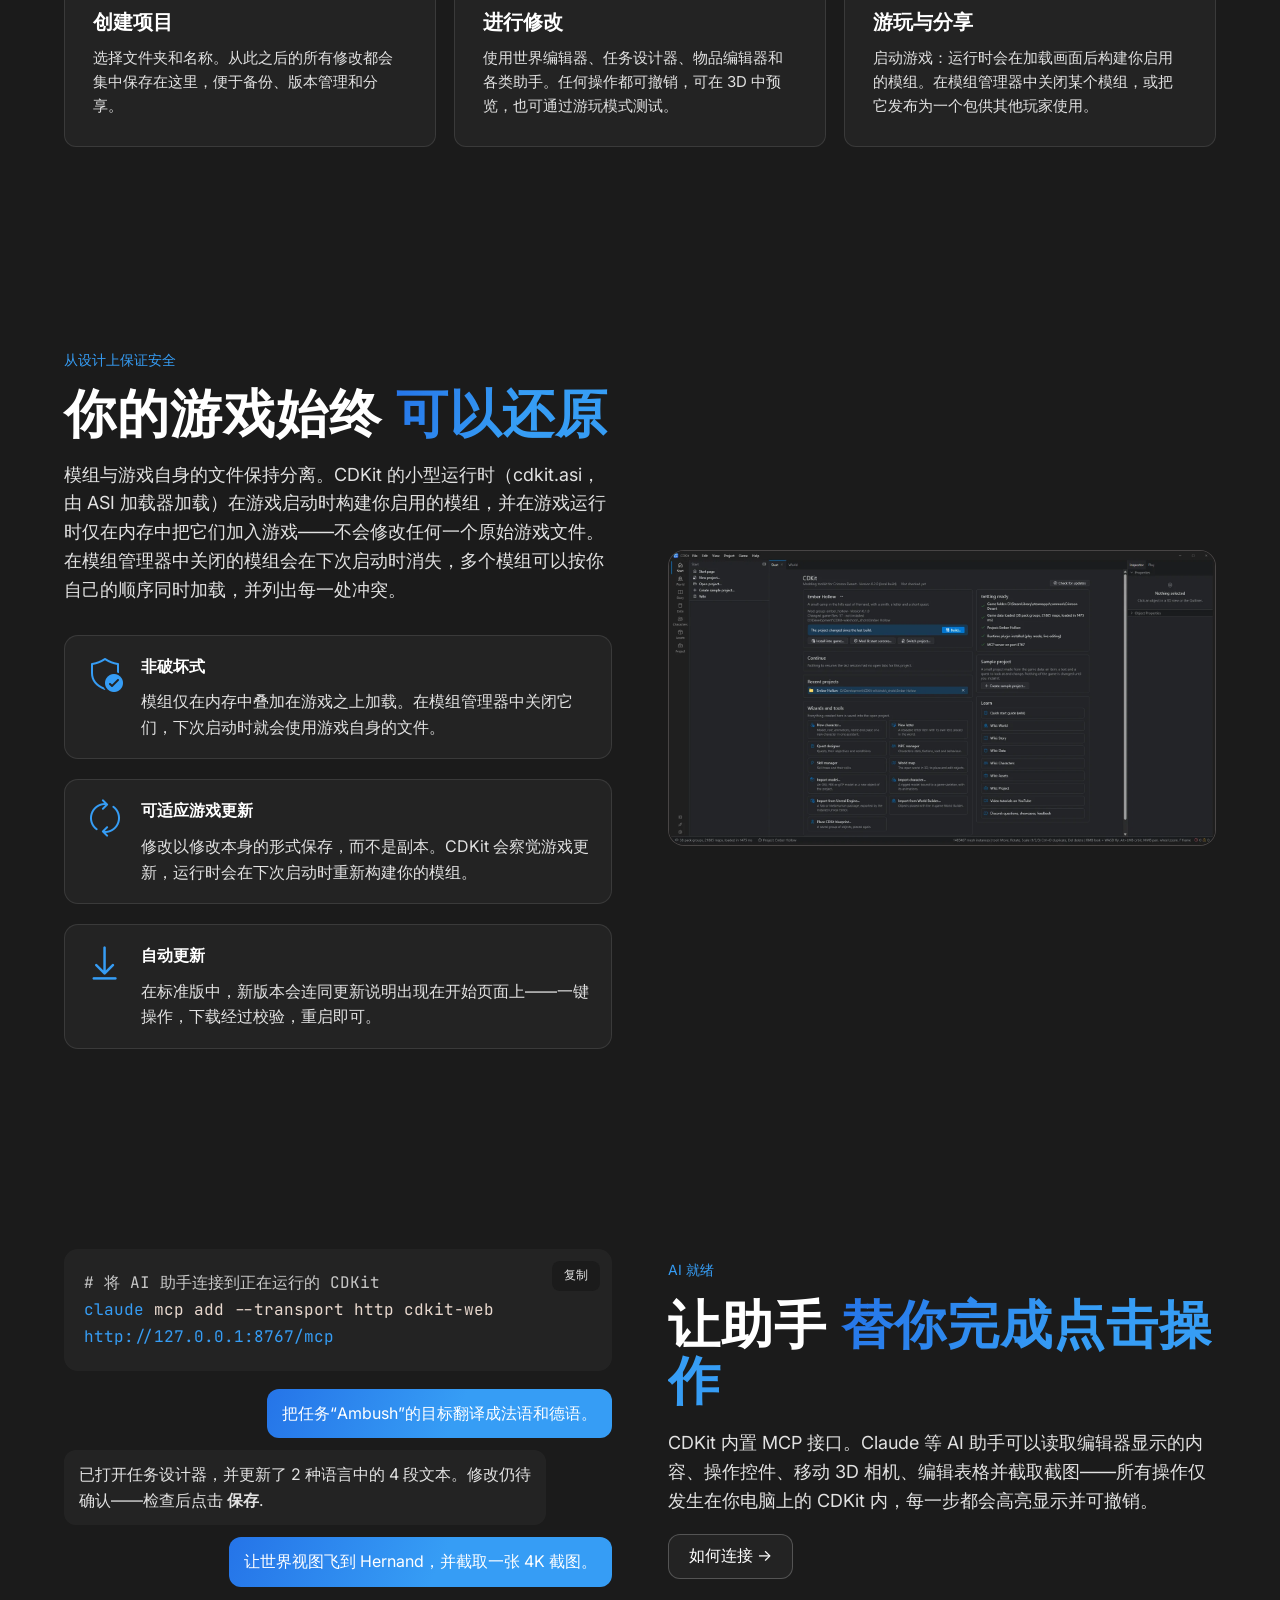
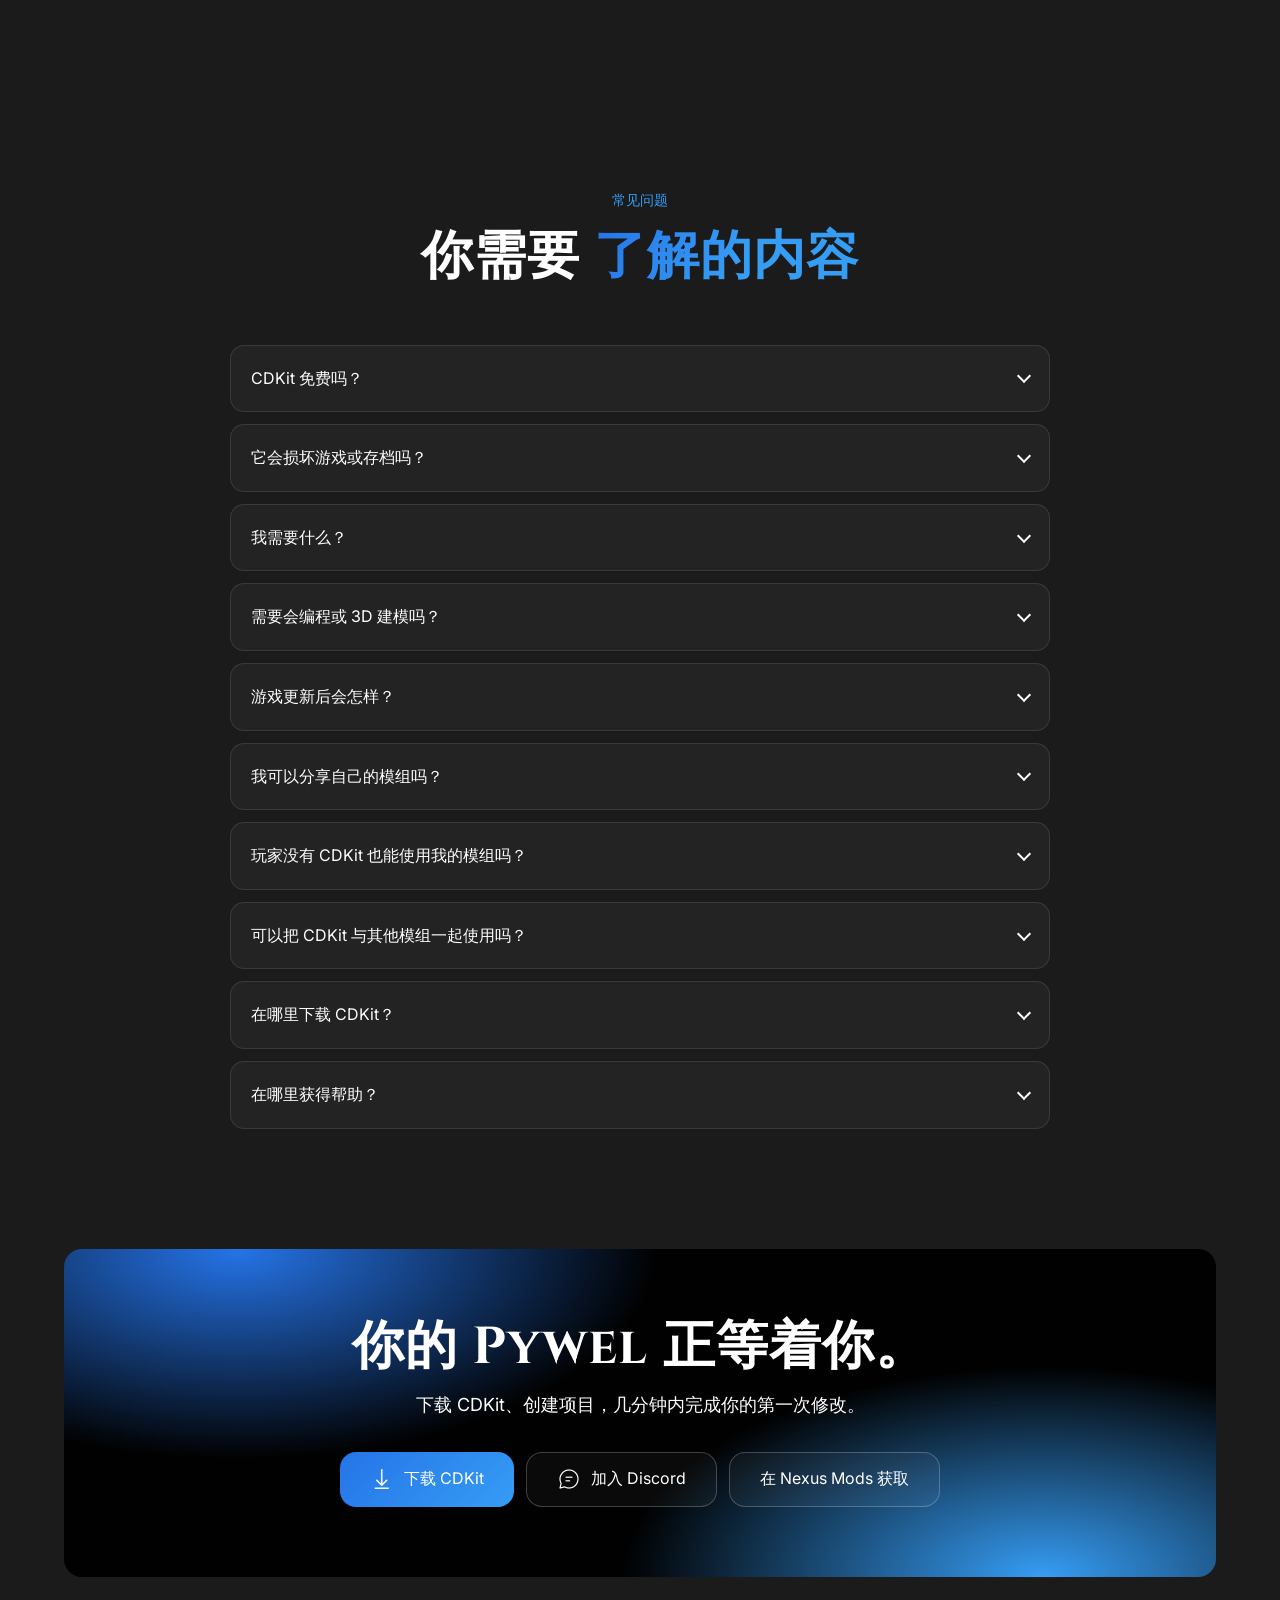
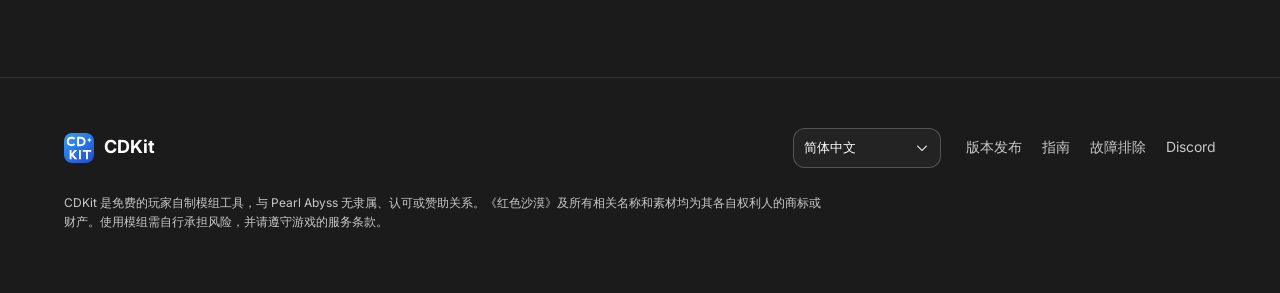
<file: docs/zh-CN/index.html>
<!doctype html>
<html lang="zh-CN">

<head>
  <meta charset="utf-8">
  <meta name="viewport" content="width=device-width, initial-scale=1">
  <title>CDKit – 《红色沙漠》模组制作工具包</title>
  <meta http-equiv="content-language" content="zh-CN">

  <meta name="description" content="编辑世界、雕刻地形、编写任务、添加角色，并一键安装到《红色沙漠》。免费、非破坏式、自动更新。">









  <meta name="theme-color" content="#0b0809">

  <meta property="og:locale" content="zh_CN">

  <meta property="og:title" content="CDKit – 《红色沙漠》模组制作工具包">










  <meta property="og:description" content="编辑世界、雕刻地形、编写任务、添加角色，并一键安装到《红色沙漠》。免费、非破坏式、自动更新。">









  <meta property="og:image" content="https://moon-yungg.github.io/CDKit-Releases/assets/og.jpg">

  <meta property="og:image:alt" content="CDKit《红色沙漠》编辑器预览">









  <meta property="og:type" content="website">
  <meta property="og:site_name" content="CDKit">

  <meta name="twitter:card" content="summary_large_image">

  <meta name="twitter:title" content="CDKit – 《红色沙漠》模组制作工具包">










  <meta name="twitter:description" content="编辑世界、雕刻地形、编写任务、添加角色，并一键安装到《红色沙漠》。免费、非破坏式、自动更新。">









  <meta name="twitter:image" content="assets/og.jpg">

  <meta name="twitter:image:alt" content="CDKit《红色沙漠》编辑器预览">










  <link rel="alternate" hreflang="x-default" href="../">
  <link rel="alternate" hreflang="en" href="../">
  <link rel="alternate" hreflang="zh-CN" href="../zh-CN/">
  <link rel="alternate" hreflang="zh-TW" href="../zh-TW/">
  <link rel="alternate" hreflang="de" href="../de/">
  <link rel="alternate" hreflang="fr" href="../fr/">
  <link rel="alternate" hreflang="ko" href="../ko/">
  <link rel="alternate" hreflang="ja" href="../ja/">
  <link rel="alternate" hreflang="es" href="../es/">
  <link rel="alternate" hreflang="pt-BR" href="../pt-BR/">
  <link rel="alternate" hreflang="ru" href="../ru/">
  <link rel="alternate" hreflang="tr" href="../tr/">
  <link rel="icon" href="../assets/logo.svg" type="image/svg+xml">
  <link rel="preconnect" href="https://fonts.googleapis.com">
  <link rel="preconnect" href="https://fonts.gstatic.com" crossorigin>
  <link href="https://fonts.googleapis.com/css2?family=Inter:wght@400;500;600;700&amp;family=Cinzel:wght@600;700&amp;family=JetBrains+Mono:wght@400;500&amp;display=swap" rel="stylesheet">
  <link rel="stylesheet" href="../assets/site.css">
<link rel="canonical" href="https://moon-yungg.github.io/CDKit-Releases/zh-CN/"></head>

<body>

  <header class="nav" id="nav">
    <div class="wrap">
      <a href="#top" class="brand"><img src="../assets/logo.svg" alt="">CDKit</a>
      <nav class="nav-links" id="navLinks">
        <a href="#features">功能</a>
        <a href="#showcase">展示</a>
        <a href="#how">工作原理</a>
        <a href="#ai">AI</a>
        <a href="#faq">常见问题</a>
        <a href="https://github.com/Moon-yungg/CDKit-Releases/wiki">指南</a>
      </nav>
      <div class="nav-cta">
        <a class="btn btn-sm" href="https://discord.gg/HfkShRJZU" target="_blank" rel="noopener">Discord</a>
        <a class="btn btn-sm btn-primary" href="https://github.com/Moon-yungg/CDKit-Releases/releases/latest">下载</a>
      </div>
      <button class="menu-btn" id="menuBtn" aria-label="菜单" aria-expanded="false" aria-controls="navLinks">
        <span class="fluent-icon" aria-hidden="true">&#xF560;</span>
      </button>
    </div>
  </header>

  <main id="top">

    <!-- ================= HERO ================= -->
    <section class="hero">
      <div class="hero-bg">
        <canvas id="embers" aria-hidden="true"></canvas>
      </div>
      <div class="wrap hero-grid">
        <div>
          <span class="badge"><b>免费</b><span class="dot"></span><span id="heroBadge">《红色沙漠》模组制作工具包</span></span>
          <h1 class="serif">重塑 <span class="grad-text">Pywel 的世界</span></h1>
          <p class="lead">在 3D 中编辑开放世界、塑造地形、编写任务、加入你自己的角色——然后启用模组即可开玩：CDKit 的运行时会在下次启动时把它带入游戏，游戏自身的文件保持不变。</p>
          <div class="hero-ctas">
            <a class="btn btn-lg btn-primary" id="downloadBtn" href="https://github.com/Moon-yungg/CDKit-Releases/releases/latest/download/CDKit.zip">
              <span class="fluent-icon" aria-hidden="true">&#xF151;</span>
              下载 Windows 版
            </a>
            <a class="btn btn-lg" href="https://github.com/Moon-yungg/CDKit-Releases/wiki/Getting-Started">
              <span class="fluent-icon" aria-hidden="true">&#xF286;</span>
              阅读指南
            </a>
          </div>
          <div class="release-line" id="releaseLine"><span>Windows 10 / 11</span><span>便携版——无需安装程序</span><span>自动更新</span></div>
        </div>
        <div class="hero-shot" id="heroShot">
          <div class="window">
            <img src="../assets/shots/world-view.webp" alt="CDKit 世界编辑器以 3D 显示 Hernand 周边区域" width="1600" height="860" fetchpriority="high">
          </div>
        </div>
      </div>
      <div class="wrap">
        <div class="stats reveal">
          <div class="stat"><strong class="grad-text">0</strong><span>个原始游戏文件被修改</span></div>
          <div class="stat"><strong class="grad-text" data-count="2100000" data-suffix="+">2.1M+</strong><span>可浏览和替换的游戏文件</span></div>
          <div class="stat"><strong class="grad-text" data-count="8">8</strong><span>个任务区域：世界、剧情、数据……</span></div>
          <div class="stat"><strong class="grad-text" data-count="11">11</strong><span>种编辑器语言</span></div>
        </div>
      </div>
    </section>

    <!-- ================= FEATURES ================= -->
    <section id="features">
      <div class="wrap">
        <div class="section-head reveal">
          <span class="eyebrow">一站式完成</span>
          <h2 class="serif">一个工具包。 <span class="grad-text">覆盖游戏的每个角落。</span></h2>
          <p>从移动一个木桶，到制作拥有独立角色的新任务线——CDKit 覆盖从创意到模组安装完成的整个流程。</p>
        </div>
        <div class="features">
          <article class="card wide reveal">
            <div>
              <div class="icon"><span class="fluent-icon" aria-hidden="true">&#xF45A;</span></div>
              <h3>像游戏引擎一样的 3D 世界编辑器</h3>
              <p>在与游戏一致的流式开放世界中自由飞行。使用操纵器选择、移动、旋转、缩放、复制和删除对象，支持吸附与完整撤销。还可从 49,000+ 预制体浏览器中直接拖入建筑、道具和树木。</p>
            </div>
            <img src="../assets/shots/prefab-browser.webp" alt="3D 视图旁的预制体浏览器" loading="lazy" width="1600" height="860">
          </article>
          <article class="card reveal">
            <div class="icon"><span class="fluent-icon" aria-hidden="true">&#xF00E8;</span></div>
            <h3>地形与植被</h3>
            <p>抬高、降低或平整地面，用笔刷绘制材质和森林。导航数据与世界地图会随你的修改一同更新。</p>
          </article>
          <article class="card reveal">
            <div class="icon"><span class="fluent-icon" aria-hidden="true">&#xE178;</span></div>
            <h3>任务设计器</h3>
            <p>以目标流程的方式查看任务。编辑任务内容、奖励、对话、条件和语音，或从模板创建新任务。</p>
          </article>
          <article class="card reveal">
            <div class="icon"><span class="fluent-icon" aria-hidden="true">&#xF5BD;</span></div>
            <h3>你自己的角色</h3>
            <p>助手可接收 FBX、glTF、Collada 或 MetaHuman 模型，将其绑定到游戏骨骼、映射动画并放置到世界中。</p>
          </article>
          <article class="card reveal">
            <div class="icon"><span class="fluent-icon" aria-hidden="true">&#xF77C;</span></div>
            <h3>物品、商店与掉落</h3>
            <p>重命名和调整物品平衡，修改价格与能力，为商人补货，并决定敌人和宝箱的掉落内容。</p>
          </article>
          <article class="card reveal">
            <div class="icon"><span class="fluent-icon" aria-hidden="true">&#xF605;</span></div>
            <h3>一键进入游玩模式</h3>
            <p>按下 F5，游戏会直接启动当前编辑场景、安装你的模组，并让角色出现在你正在编辑的位置。</p>
          </article>
          <article class="card reveal">
            <div class="icon"><span class="fluent-icon" aria-hidden="true">&#xF833;</span></div>
            <h3>所有语言</h3>
            <p>修改游戏任意语言中的任意文本。只需一个按钮，即可并排查看同一文本的所有语言版本。
            </p>
          </article>
          <article class="card reveal">
            <div class="icon"><span class="fluent-icon" aria-hidden="true">&#xF75D;</span></div>
            <h3>全部数据</h3>
            <p>访问游戏中的所有数据表（包括 DLC 数据表），支持搜索、批量编辑，并可通过 CSV 与 Excel 或 Google Sheets 往返编辑。
            </p>
          </article>
          <article class="card reveal">
            <div class="icon"><span class="fluent-icon" aria-hidden="true">&#xF286;</span></div>
            <h3>书信与世界观文本</h3>
            <p>编写玩家可拾取阅读的信件与卷轴，并把它们放置在世界中的任意位置。</p>
          </article>
          <article class="card reveal">
            <div class="icon"><span class="fluent-icon" aria-hidden="true">&#xEE65;</span></div>
            <h3>UI 模组</h3>
            <p>修改游戏的菜单、面板和按键提示。构建模组时，CDKit 会把每个修改过的面板编译成游戏自己的 UI 格式。</p>
          </article>
          <article class="card reveal">
            <div class="icon"><span class="fluent-icon" aria-hidden="true">&#xF592;</span></div>
            <h3>纹理工具</h3>
            <p>批量匹配纹理、制作重新着色的变体、合并图层、在 DDS 与 PNG 之间转换，并创建物品图标。</p>
          </article>
          <article class="card reveal">
            <div class="icon"><span class="fluent-icon" aria-hidden="true">&#xE7DA;</span></div>
            <h3>现代化的编辑器</h3>
            <p>八个任务区域（开始、搜索、世界、项目、剧本、数据、角色、资源），每个物品、任务和 NPC 都在独立的标签页中，命令面板可调用一切，并支持崩溃恢复——深色或浅色主题任选。</p>
          </article>
        </div>
      </div>
    </section>

    <!-- ================= SHOWCASE ================= -->
    <section id="showcase" class="showcase">
      <div class="wrap">
        <div class="section-head center reveal">
          <span class="eyebrow">看看效果</span>
          <h2 class="serif">为创作者而生， <span class="grad-text">而不是为文件格式而生</span></h2>
          <p>无需十六进制编辑，也无需手动解包归档。CDKit 直接理解游戏格式，让你专注于模组本身。</p>
        </div>
        <div class="show-grid reveal">
          <div class="tabs" role="tablist" id="tabs" aria-label="展示"><button class="tab" type="button" role="tab" data-id="world" id="tab-world" aria-controls="showcasePanel" aria-selected="true" tabindex="0">世界编辑器</button><button class="tab" type="button" role="tab" data-id="quests" id="tab-quests" aria-controls="showcasePanel" aria-selected="false" tabindex="-1">任务设计器</button><button class="tab" type="button" role="tab" data-id="characters" id="tab-characters" aria-controls="showcasePanel" aria-selected="false" tabindex="-1">新角色</button><button class="tab" type="button" role="tab" data-id="items" id="tab-items" aria-controls="showcasePanel" aria-selected="false" tabindex="-1">物品</button><button class="tab" type="button" role="tab" data-id="files" id="tab-files" aria-controls="showcasePanel" aria-selected="false" tabindex="-1">游戏文件</button><button class="tab" type="button" role="tab" data-id="map" id="tab-map" aria-controls="showcasePanel" aria-selected="false" tabindex="-1">世界地图</button></div>
          <div class="stage" id="showcasePanel" role="tabpanel" aria-labelledby="tab-world">
            <div class="window">
              <img id="stageImg" src="../assets/shots/world-view.webp" alt="直接在世界中编辑世界" width="1600" height="860">
            </div>
            <div class="stage-text">
              <h3 id="stageHead">直接在世界中编辑世界</h3>
              <p id="stageText">开放世界会围绕相机流式加载地形、植被、天空和所有对象，与游戏中的呈现一致。</p>
              <ul class="checks" id="stageList"><li>使用 WASD 飞行、环绕观察，按 F 聚焦</li><li>移动、旋转、缩放并支持吸附</li><li>拖放即可放置预制体</li><li>焦点、阶段、路线与道路</li></ul>
            </div>
          </div>
        </div>
      </div>
    </section>

    <!-- ================= HOW ================= -->
    <section id="how">
      <div class="wrap">
        <div class="section-head center reveal">
          <span class="eyebrow">工作原理</span>
          <h2 class="serif">从创意到游戏内 <span class="grad-text">只需三步</span></h2>
          <p>你的作品保存在项目文件夹中。CDKit 的运行时（cdkit.asi）会在游戏启动时构建你启用的模组，并将它们叠加在游戏自身的数据之上加载。</p>
        </div>
        <div class="steps">
          <div class="step reveal">
            <h3>创建项目</h3>
            <p>选择文件夹和名称。从此之后的所有修改都会集中保存在这里，便于备份、版本管理和分享。</p>
          </div>
          <div class="step reveal">
            <h3>进行修改</h3>
            <p>使用世界编辑器、任务设计器、物品编辑器和各类助手。任何操作都可撤销，可在 3D 中预览，也可通过游玩模式测试。</p>
          </div>
          <div class="step reveal">
            <h3>游玩与分享</h3>
            <p>启动游戏：运行时会在加载画面后构建你启用的模组。在模组管理器中关闭某个模组，或把它发布为一个包供其他玩家使用。</p>
          </div>
        </div>
      </div>
    </section>

    <!-- ================= SAFE ================= -->
    <section>
      <div class="wrap split">
        <div class="reveal">
          <span class="eyebrow">从设计上保证安全</span>
          <h2 class="serif">你的游戏始终 <span class="grad-text">可以还原</span></h2>
          <p style="color:var(--muted);font-size:18px;margin:0">模组与游戏自身的文件保持分离。CDKit 的小型运行时（cdkit.asi，由 ASI 加载器加载）在游戏启动时构建你启用的模组，并在游戏运行时仅在内存中把它们加入游戏——不会修改任何一个原始游戏文件。在模组管理器中关闭的模组会在下次启动时消失，多个模组可以按你自己的顺序同时加载，并列出每一处冲突。</p>
          <div class="pill-list">
            <div class="pill">
              <div class="icon"><span class="fluent-icon" aria-hidden="true">&#xEAC8;</span></div>
              <div>
                <h4>非破坏式</h4>
                <p>模组仅在内存中叠加在游戏之上加载。在模组管理器中关闭它们，下次启动时就会使用游戏自身的文件。</p>
              </div>
            </div>
            <div class="pill">
              <div class="icon"><span class="fluent-icon" aria-hidden="true">&#xF190;</span></div>
              <div>
                <h4>可适应游戏更新</h4>
                <p>修改以修改本身的形式保存，而不是副本。CDKit 会察觉游戏更新，运行时会在下次启动时重新构建你的模组。</p>
              </div>
            </div>
            <div class="pill">
              <div class="icon"><span class="fluent-icon" aria-hidden="true">&#xF151;</span></div>
              <div>
                <h4>自动更新</h4>
                <p>在标准版中，新版本会连同更新说明出现在开始页面上——一键操作，下载经过校验，重启即可。</p>
              </div>
            </div>
          </div>
        </div>
        <div class="reveal">
          <div class="window">
            <img src="../assets/shots/start-page.webp" alt="CDKit 开始页面，显示你的项目的下一步" loading="lazy" width="1600" height="860">
          </div>
        </div>
      </div>
    </section>

    <!-- ================= AI ================= -->
    <section id="ai">
      <div class="wrap split">
        <div class="reveal">
          <div class="code" id="mcpCode"><button class="copy" data-copy="claude mcp add --transport http cdkit-web http://127.0.0.1:8767/mcp">复制</button><span class="code-line c"># 将 AI 助手连接到正在运行的 CDKit</span><span class="code-line"><span class="k">claude</span> mcp add --transport http cdkit-web <span class="s">http://127.0.0.1:8767/mcp</span></span></div>
          <div class="chat">
            <div class="bubble me">把任务“Ambush”的目标翻译成法语和德语。</div>
            <div class="bubble ai">已打开任务设计器，并更新了 2 种语言中的 4 段文本。修改仍待确认——检查后点击 <b>保存</b>.</div>
            <div class="bubble me">让世界视图飞到 Hernand，并截取一张 4K 截图。</div>
          </div>
        </div>
        <div class="reveal">
          <span class="eyebrow">AI 就绪</span>
          <h2 class="serif">让助手 <span class="grad-text">替你完成点击操作</span></h2>
          <p style="color:var(--muted);font-size:18px">CDKit 内置 MCP 接口。Claude 等 AI 助手可以读取编辑器显示的内容、操作控件、移动 3D 相机、编辑表格并截取截图——所有操作仅发生在你电脑上的 CDKit 内，每一步都会高亮显示并可撤销。</p>
          <a class="btn" href="https://github.com/Moon-yungg/CDKit-Releases/wiki/AI-Assistants-MCP">如何连接 →</a>
        </div>
      </div>
    </section>

    <!-- ================= FAQ ================= -->
    <section id="faq">
      <div class="wrap">
        <div class="section-head center reveal">
          <span class="eyebrow">常见问题</span>
          <h2 class="serif">你需要 <span class="grad-text">了解的内容</span></h2>
        </div>
        <div class="faq reveal">
          <details>
            <summary>CDKit 免费吗？</summary>
            <p>是的。下载并解压，然后运行 <code>CDkit.exe</code> ——无需账号，也无需安装程序。</p>
          </details>
          <details>
            <summary>它会损坏游戏或存档吗？</summary>
            <p>不会修改任何原始游戏文件。运行时 cdkit.asi（由 bin64 中的 ASI 加载器加载）会在游戏启动时构建你启用的模组并显示加载画面，然后在游戏运行时仅在内存中把它们加入游戏。在模组管理器中选择“禁用此模组”或“禁用所有模组”即可关闭它们，下次启动时就会使用游戏自身的文件。游玩模式会阻止存档，测试期间你的存档保持安全。</p>
          </details>
          <details>
            <summary>我需要什么？</summary>
            <p>Windows 10 或 11（64 位）、Steam 版《红色沙漠》、支持 DirectX 12 的显卡，以及 Microsoft Edge WebView2 Runtime（Windows 11 和所有保持更新的 Windows 10 均已自带）。要游玩模组，游戏的 bin64 文件夹中需要一个 ASI 加载器，例如 Ultimate ASI Loader（不随附）。游玩模式和实时预览还会使用 World Builder 插件；导入 MetaHuman/Fab 包需要 Unreal Engine。
            </p>
          </details>
          <details>
            <summary>需要会编程或 3D 建模吗？</summary>
            <p>不需要。移动对象、修改物品、编辑任务和文本等大多数操作都可通过表单和鼠标完成。导入自制模型时只需准备 3D 文件，其余步骤由助手处理。</p>
          </details>
          <details>
            <summary>游戏更新后会怎样？</summary>
            <p>CDKit 会察觉新的游戏版本，并显示受影响的项目。运行时会在下次启动时针对更新后的游戏重新构建你的模组——无需重新安装，你的修改几乎在所有情况下都能保留。较大的更新可能需要先发布新的 CDKit 版本；发布说明会列出它支持的游戏版本。</p>
          </details>
          <details>
            <summary>我可以分享自己的模组吗？</summary>
            <p>可以。“发布模组”会把你的模组写成一个 .cdpkg 包，并附带一个用于模组网站的 ZIP。其他人用“导入模组”添加它，拖动模组排出自己的加载顺序，检查冲突，还可以更新模组或撤销更新。</p>
          </details>
          <details>
            <summary>玩家没有 CDKit 也能使用我的模组吗？</summary>
            <p>可以。他们从 GitHub 发布页下载 CDKit Runtime（cdkit.asi 和一个 mods 文件夹），解压到游戏文件夹，加上一个 ASI 加载器，再把 .cdpkg 文件放进 bin64\CDKit\mods。</p>
          </details>
          <details>
            <summary>可以把 CDKit 与其他模组一起使用吗？</summary>
            <p>可以，大多数 ASI 模组都能与它一起正常运行。不要同时运行两个自行加载文件的模组加载器：它们会挂钩同一批游戏函数，可能导致游戏崩溃。bin64 中只保留其中一个。</p>
          </details>
          <details>
            <summary>在哪里下载 CDKit？</summary>
            <p>共有两个版本，编辑器完全相同：标准版来自 GitHub 发布页，内置自动更新；Nexus 版发布在 Nexus Mods 上，它自身不建立任何网络连接，通过其 Nexus 页面更新。</p>
          </details>
          <details>
            <summary>在哪里获得帮助？</summary>
            <p>先查看 <a href="https://github.com/Moon-yungg/CDKit-Releases/wiki">指南</a>，也可以在我们的 <a href="https://discord.gg/HfkShRJZU" target="_blank" rel="noopener">Discord</a>.</p>
          </details>
        </div>
      </div>
    </section>

    <!-- ================= CTA ================= -->
    <section style="padding-top:20px">
      <div class="wrap">
        <div class="cta reveal">
          <h2 class="serif">你的 Pywel 正等着你。</h2>
          <p>下载 CDKit、创建项目，几分钟内完成你的第一次修改。</p>
          <div class="hero-ctas">
            <a class="btn btn-lg btn-primary" href="https://github.com/Moon-yungg/CDKit-Releases/releases/latest">
              <span class="fluent-icon" aria-hidden="true">&#xF151;</span>
              下载 CDKit
            </a>
            <a class="btn btn-lg" href="https://discord.gg/HfkShRJZU" target="_blank" rel="noopener">
              <span class="fluent-icon" aria-hidden="true">&#xF286;</span>
              加入 Discord
            </a>
            <a class="btn btn-lg" href="https://www.nexusmods.com/crimsondesert/mods/3789" target="_blank" rel="noopener">在 Nexus Mods 获取</a>
          </div>
        </div>
      </div>
    </section>

  </main>

  <footer>
    <div class="wrap">
      <div class="foot">
        <a href="#top" class="brand"><img src="../assets/logo.svg" alt="">CDKit</a>
        <div class="lang-picker">
          <details class="lang-menu">
<summary class="lang-select" aria-label="Select language"><span>简体中文</span><span class="fluent-icon lang-chevron" aria-hidden="true">&#xF2A2;</span></summary>
<nav class="lang-options" aria-label="Select language">
<a class="lang-option" href="../?manual=language" lang="en" hreflang="en">English</a>
<a class="lang-option" href="../zh-CN/" lang="zh-CN" hreflang="zh-CN" aria-current="page">简体中文</a>
<a class="lang-option" href="../zh-TW/" lang="zh-TW" hreflang="zh-TW">繁體中文</a>
<a class="lang-option" href="../de/" lang="de" hreflang="de">Deutsch</a>
<a class="lang-option" href="../fr/" lang="fr" hreflang="fr">Français</a>
<a class="lang-option" href="../ko/" lang="ko" hreflang="ko">한국어</a>
<a class="lang-option" href="../ja/" lang="ja" hreflang="ja">日本語</a>
<a class="lang-option" href="../es/" lang="es" hreflang="es">Español</a>
<a class="lang-option" href="../pt-BR/" lang="pt-BR" hreflang="pt-BR">Português (Brasil)</a>
<a class="lang-option" href="../ru/" lang="ru" hreflang="ru">Русский</a>
<a class="lang-option" href="../tr/" lang="tr" hreflang="tr">Türkçe</a>
</nav>
</details>
        </div>
        <nav>
          <a href="https://github.com/Moon-yungg/CDKit-Releases/releases">版本发布</a>
          <a href="https://github.com/Moon-yungg/CDKit-Releases/wiki">指南</a>
          <a href="https://github.com/Moon-yungg/CDKit-Releases/wiki/Troubleshooting">故障排除</a>
          <a href="https://discord.gg/HfkShRJZU" target="_blank" rel="noopener">Discord</a>
        </nav>
      </div>
      <p class="disclaimer">CDKit 是免费的玩家自制模组工具，与 Pearl Abyss 无隶属、认可或赞助关系。《红色沙漠》及所有相关名称和素材均为其各自权利人的商标或财产。使用模组需自行承担风险，并请遵守游戏的服务条款。</p>
    </div>
  </footer>

  <div class="lightbox" id="lightbox" role="dialog" aria-modal="true" aria-label="截图查看器" aria-hidden="true">
    <button class="lightbox-close" type="button" aria-label="关闭截图"><span class="fluent-icon" aria-hidden="true"></span></button>
    <img alt="">
  </div>
<script src="../assets/site-zh-CN.js" defer></script>
</body>

</html>
</file>
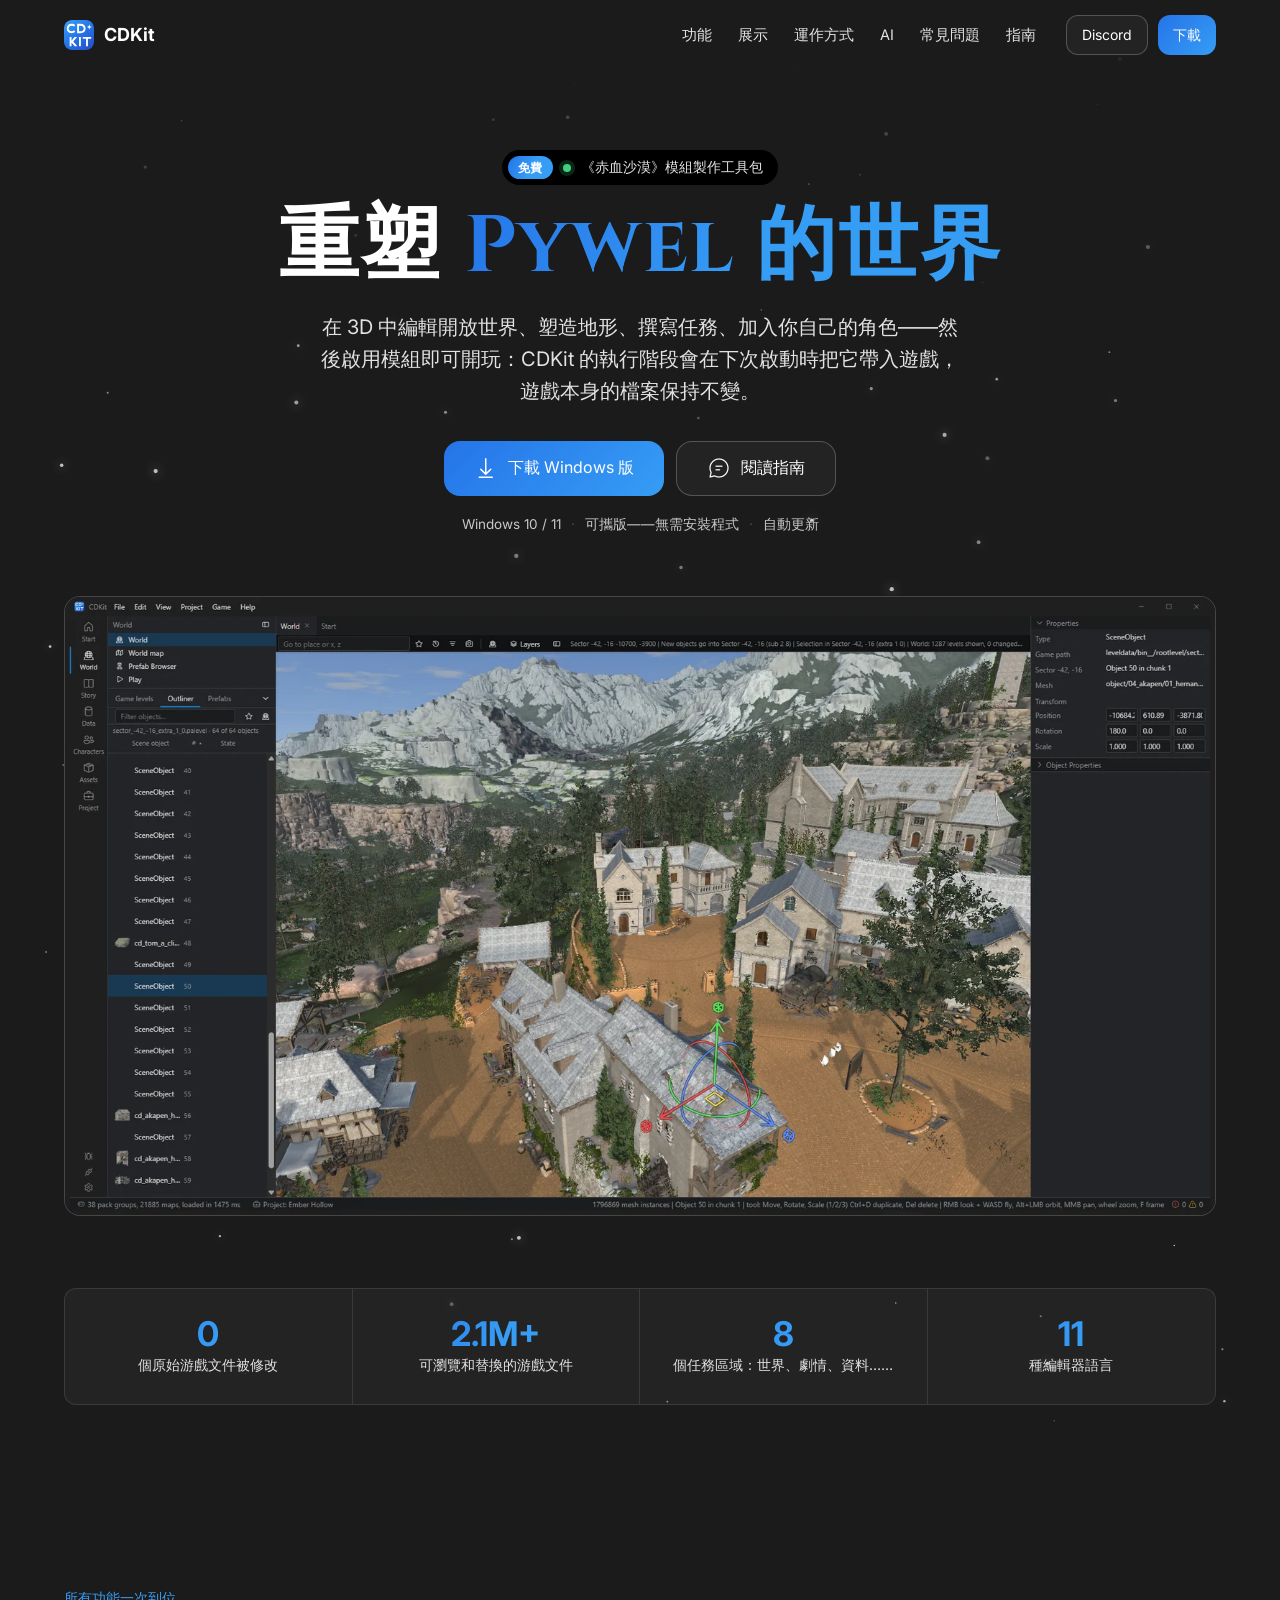
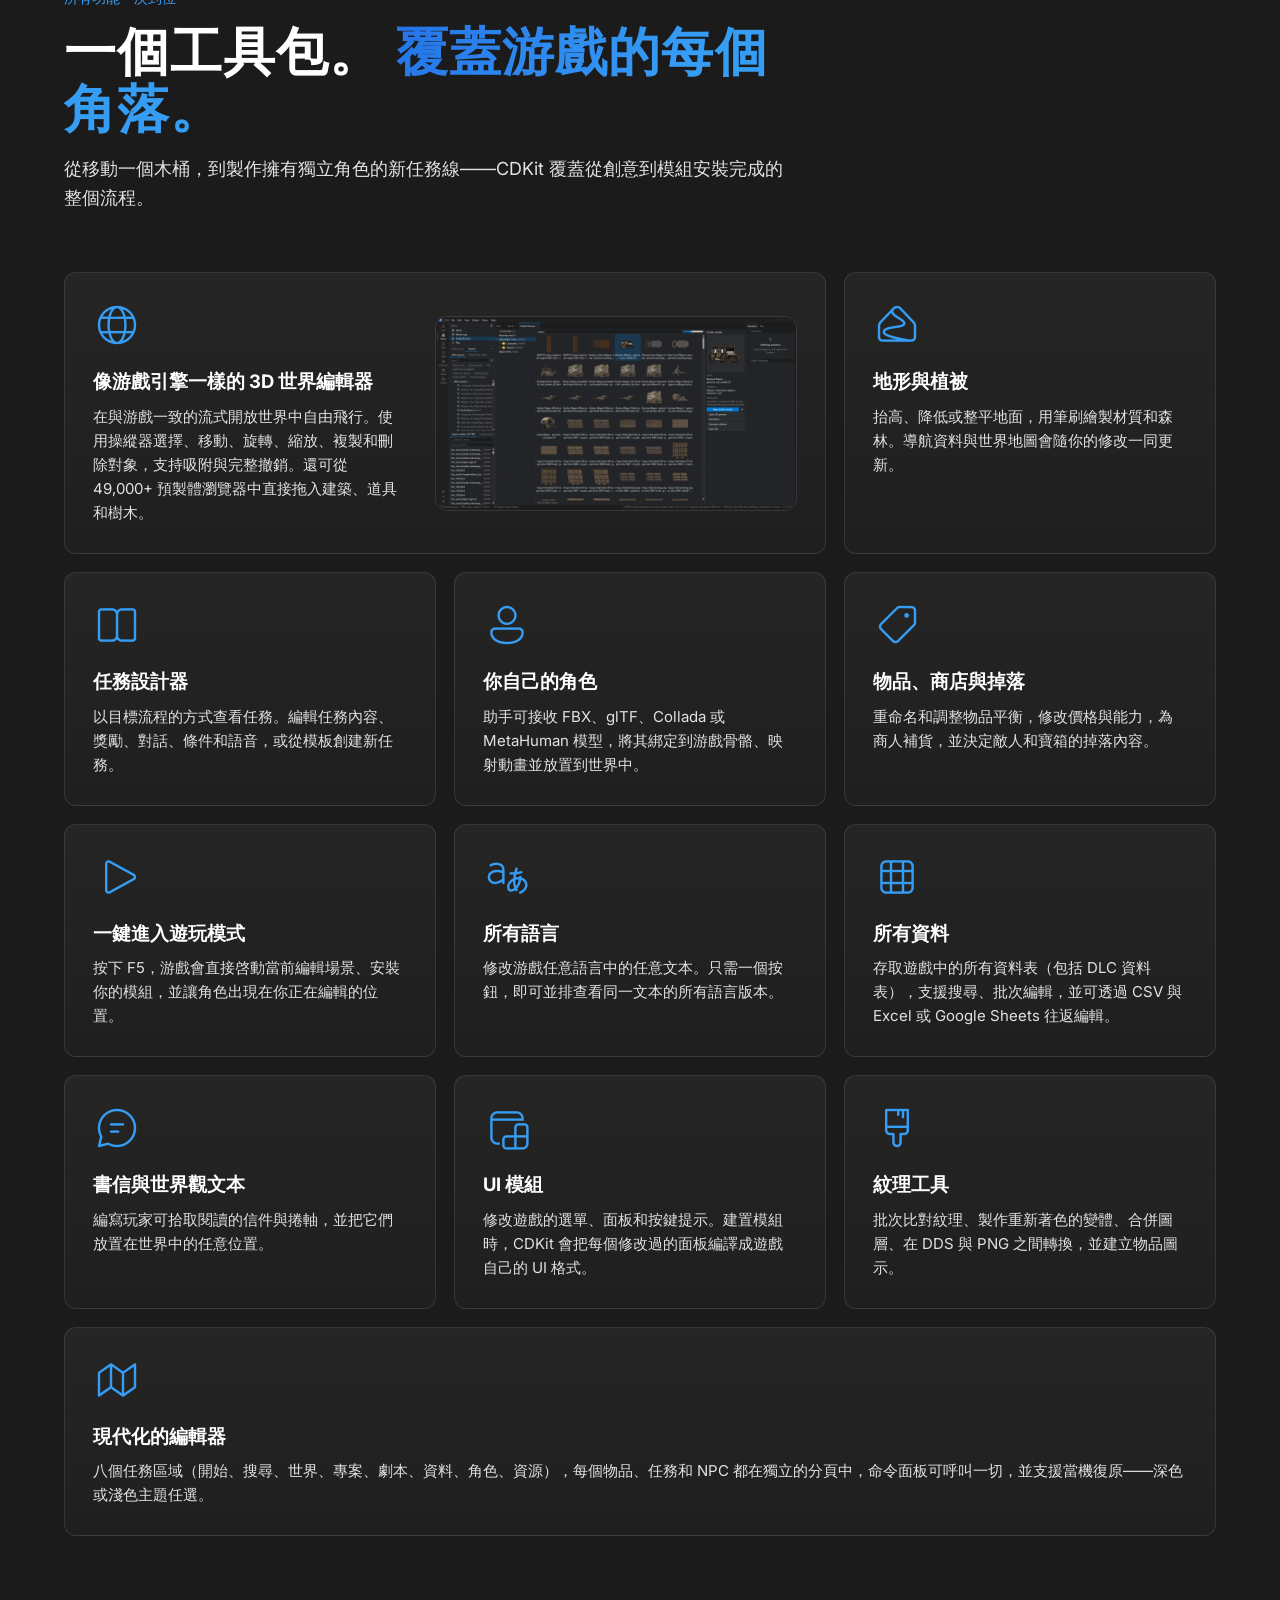
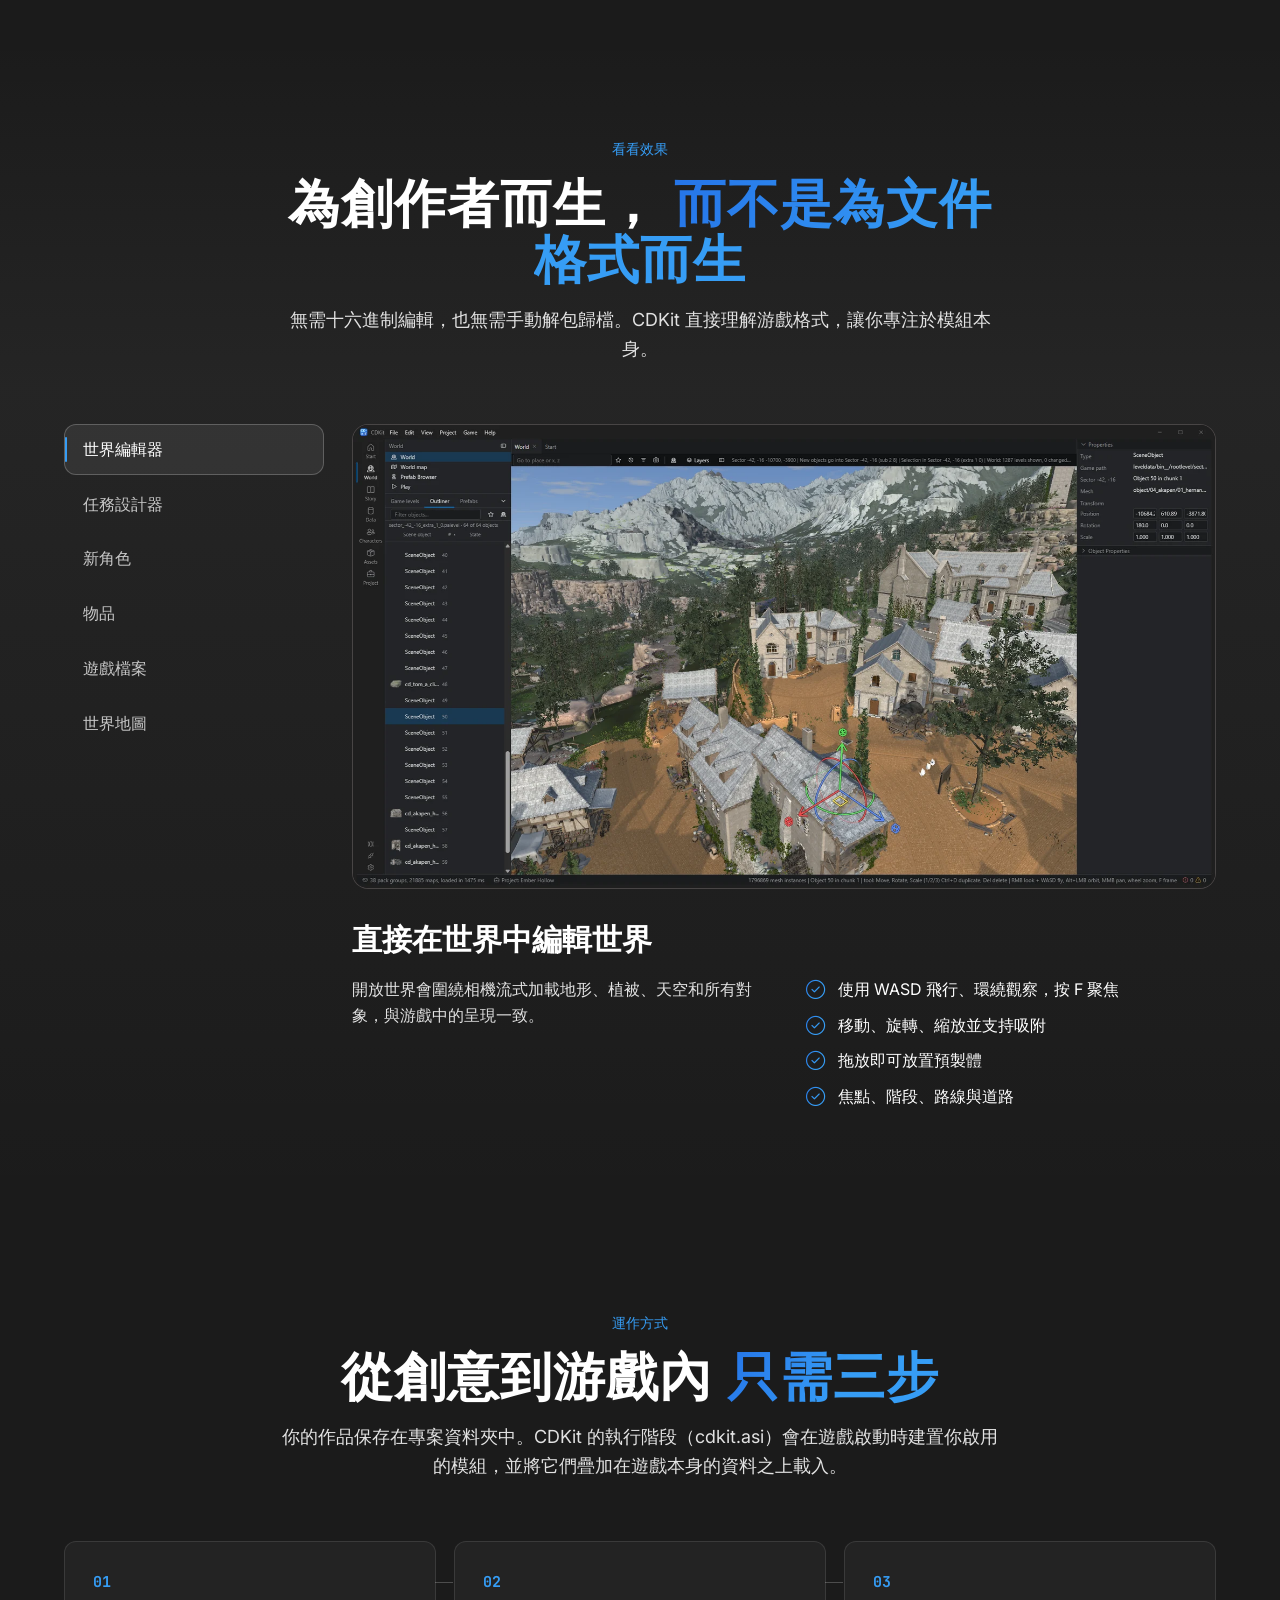
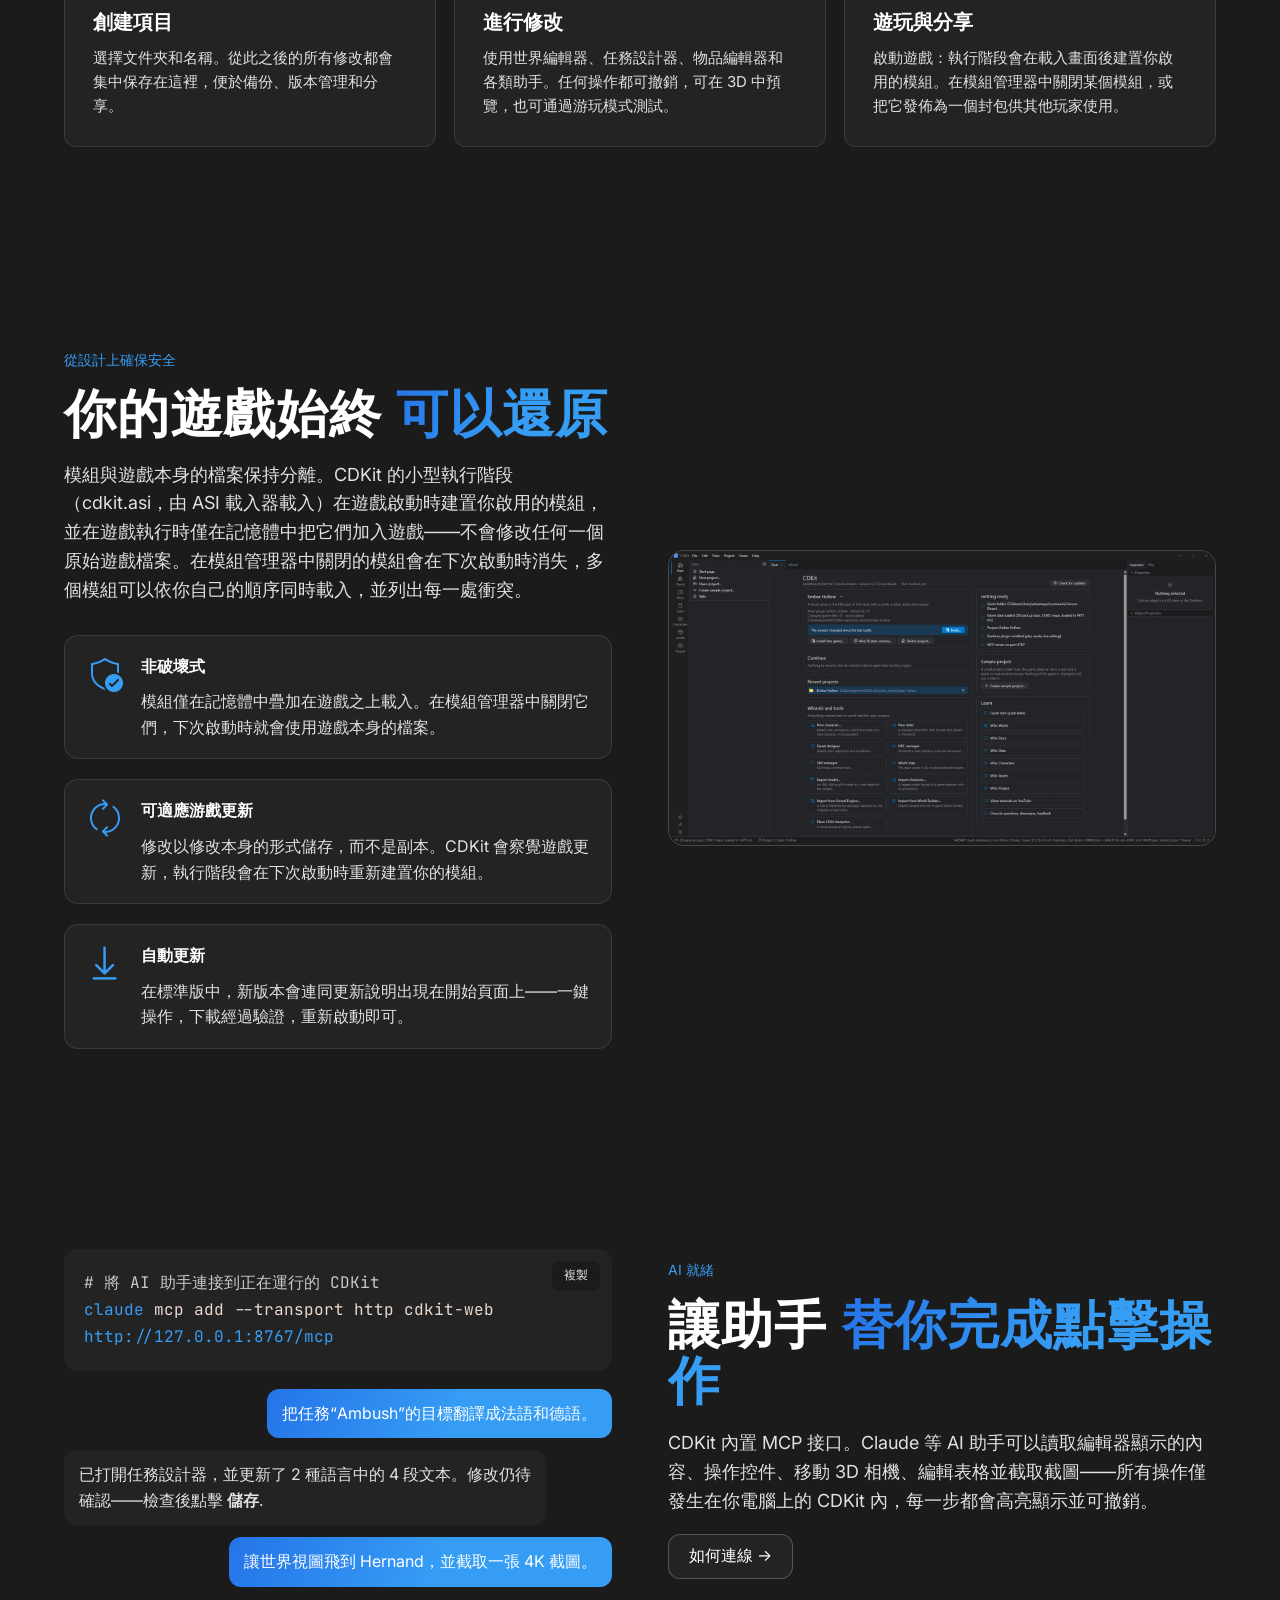
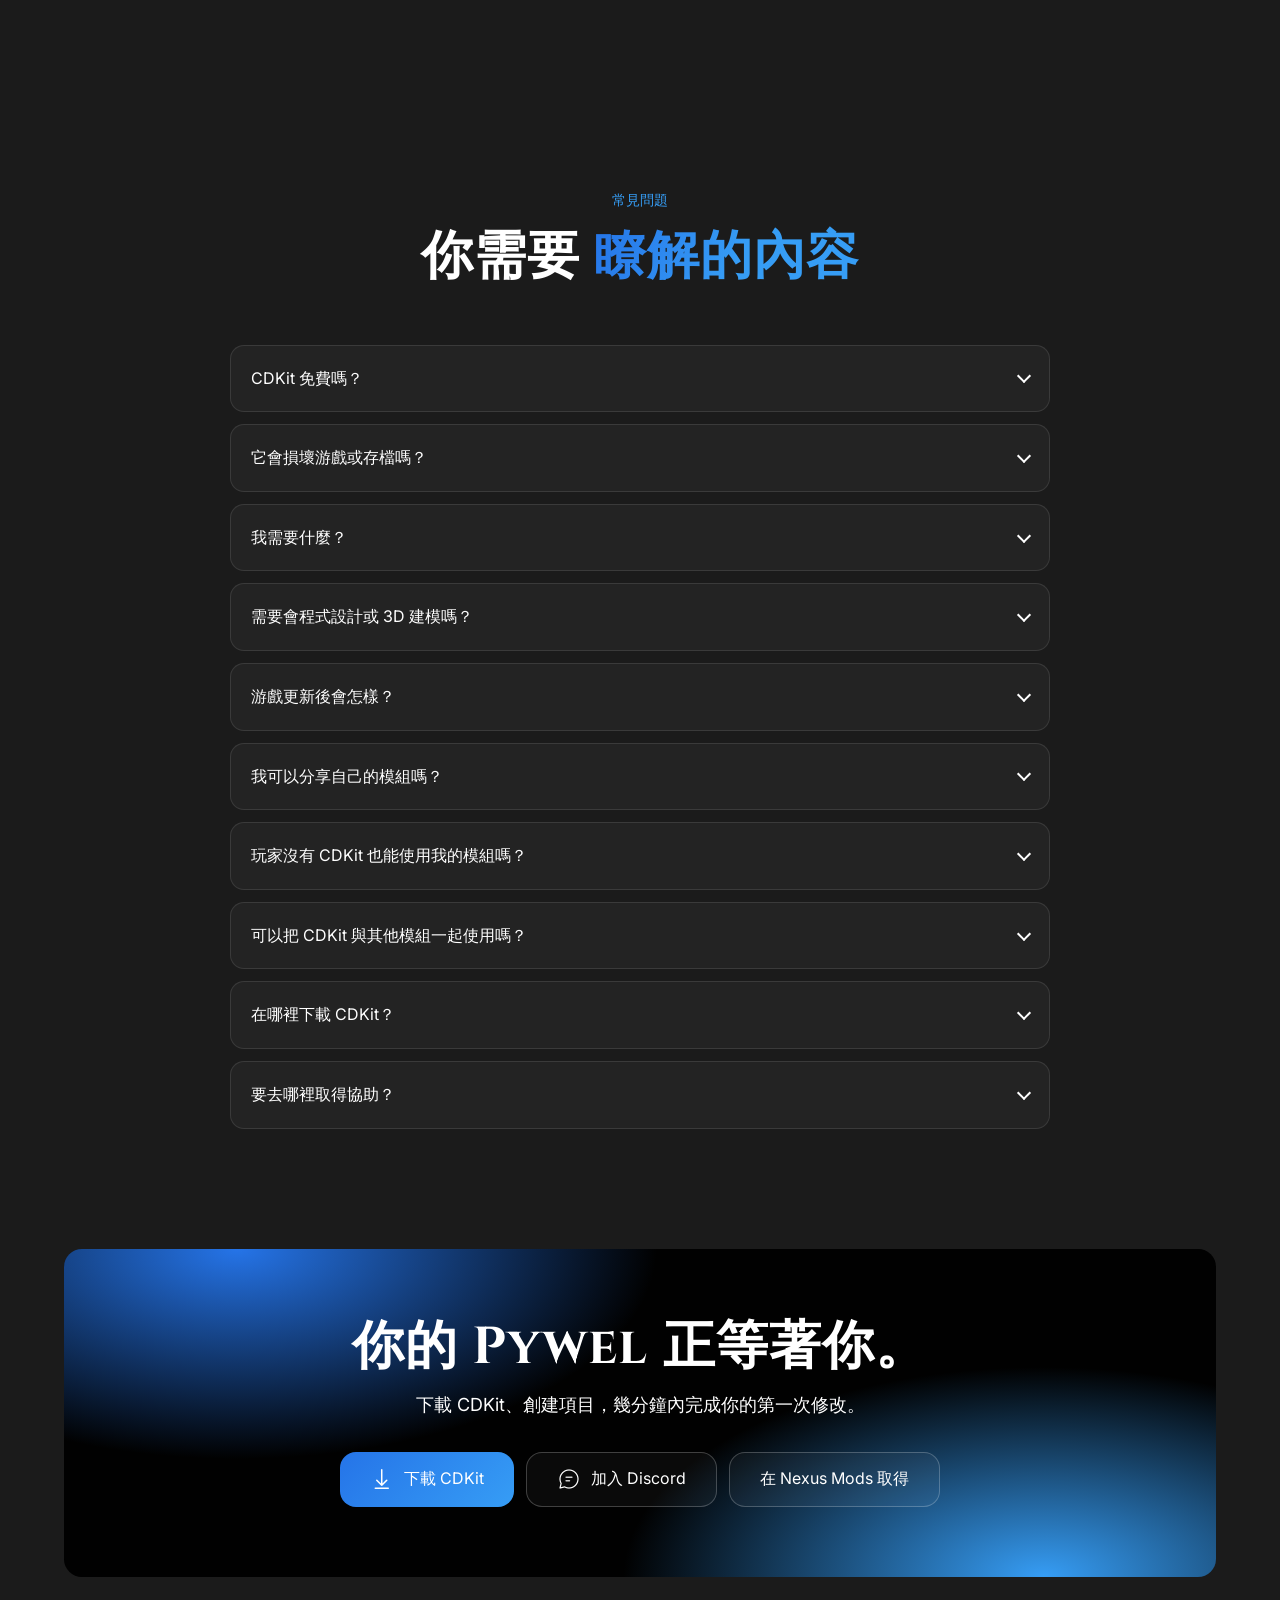
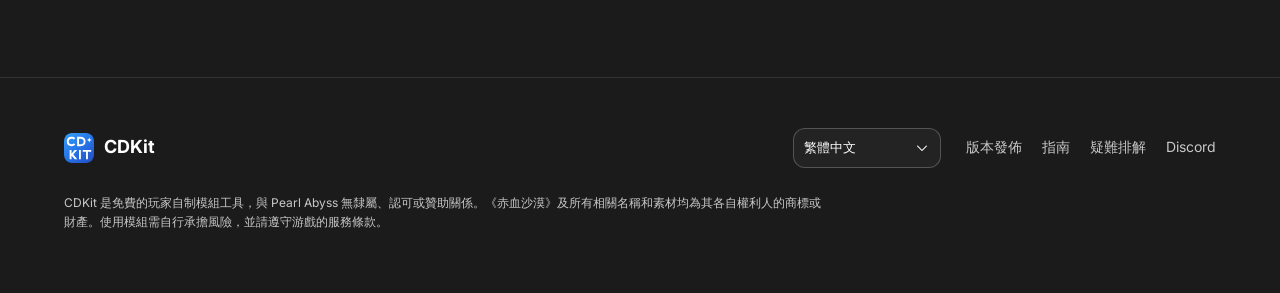
<file: docs/zh-TW/index.html>
<!doctype html>
<html lang="zh-TW">

<head>
  <meta charset="utf-8">
  <meta name="viewport" content="width=device-width, initial-scale=1">
  <title>CDKit – 《赤血沙漠》模組製作工具包</title>
  <meta http-equiv="content-language" content="zh-TW">


  <meta name="description" content="編輯世界、塑造地形、編寫任務、加入角色，並一鍵安裝到《赤血沙漠》。免費、非破壞式、自動更新。">








  <meta name="theme-color" content="#0b0809">

  <meta property="og:locale" content="zh_TW">


  <meta property="og:title" content="CDKit – 《赤血沙漠》模組製作工具包">










  <meta property="og:description" content="編輯世界、塑造地形、編寫任務、加入角色，並一鍵安裝到《赤血沙漠》。免費、非破壞式、自動更新。">








  <meta property="og:image" content="https://moon-yungg.github.io/CDKit-Releases/assets/og.jpg">


  <meta property="og:image:alt" content="CDKit《赤血沙漠》編輯器預覽">








  <meta property="og:type" content="website">
  <meta property="og:site_name" content="CDKit">

  <meta name="twitter:card" content="summary_large_image">


  <meta name="twitter:title" content="CDKit – 《赤血沙漠》模組製作工具包">










  <meta name="twitter:description" content="編輯世界、塑造地形、編寫任務、加入角色，並一鍵安裝到《赤血沙漠》。免費、非破壞式、自動更新。">








  <meta name="twitter:image" content="assets/og.jpg">


  <meta name="twitter:image:alt" content="CDKit《赤血沙漠》編輯器預覽">









  <link rel="alternate" hreflang="x-default" href="../">
  <link rel="alternate" hreflang="en" href="../">
  <link rel="alternate" hreflang="zh-CN" href="../zh-CN/">
  <link rel="alternate" hreflang="zh-TW" href="../zh-TW/">
  <link rel="alternate" hreflang="de" href="../de/">
  <link rel="alternate" hreflang="fr" href="../fr/">
  <link rel="alternate" hreflang="ko" href="../ko/">
  <link rel="alternate" hreflang="ja" href="../ja/">
  <link rel="alternate" hreflang="es" href="../es/">
  <link rel="alternate" hreflang="pt-BR" href="../pt-BR/">
  <link rel="alternate" hreflang="ru" href="../ru/">
  <link rel="alternate" hreflang="tr" href="../tr/">
  <link rel="icon" href="../assets/logo.svg" type="image/svg+xml">
  <link rel="preconnect" href="https://fonts.googleapis.com">
  <link rel="preconnect" href="https://fonts.gstatic.com" crossorigin>
  <link href="https://fonts.googleapis.com/css2?family=Inter:wght@400;500;600;700&amp;family=Cinzel:wght@600;700&amp;family=JetBrains+Mono:wght@400;500&amp;display=swap" rel="stylesheet">
  <link rel="stylesheet" href="../assets/site.css">
<link rel="canonical" href="https://moon-yungg.github.io/CDKit-Releases/zh-TW/"></head>

<body>

  <header class="nav" id="nav">
    <div class="wrap">
      <a href="#top" class="brand"><img src="../assets/logo.svg" alt="">CDKit</a>
      <nav class="nav-links" id="navLinks">
        <a href="#features">功能</a>
        <a href="#showcase">展示</a>
        <a href="#how">運作方式</a>
        <a href="#ai">AI</a>
        <a href="#faq">常見問題</a>
        <a href="https://github.com/Moon-yungg/CDKit-Releases/wiki">指南</a>
      </nav>
      <div class="nav-cta">
        <a class="btn btn-sm" href="https://discord.gg/HfkShRJZU" target="_blank" rel="noopener">Discord</a>
        <a class="btn btn-sm btn-primary" href="https://github.com/Moon-yungg/CDKit-Releases/releases/latest">下載</a>
      </div>
      <button class="menu-btn" id="menuBtn" aria-label="菜單" aria-expanded="false" aria-controls="navLinks">
        <span class="fluent-icon" aria-hidden="true">&#xF560;</span>
      </button>
    </div>
  </header>

  <main id="top">

    <!-- ================= HERO ================= -->
    <section class="hero">
      <div class="hero-bg">
        <canvas id="embers" aria-hidden="true"></canvas>
      </div>
      <div class="wrap hero-grid">
        <div>
          <span class="badge"><b>免費</b><span class="dot"></span><span id="heroBadge">《赤血沙漠》模組製作工具包</span></span>
          <h1 class="serif">重塑 <span class="grad-text">Pywel 的世界</span></h1>
          <p class="lead">在 3D 中編輯開放世界、塑造地形、撰寫任務、加入你自己的角色——然後啟用模組即可開玩：CDKit 的執行階段會在下次啟動時把它帶入遊戲，遊戲本身的檔案保持不變。</p>
          <div class="hero-ctas">
            <a class="btn btn-lg btn-primary" id="downloadBtn" href="https://github.com/Moon-yungg/CDKit-Releases/releases/latest/download/CDKit.zip">
              <span class="fluent-icon" aria-hidden="true">&#xF151;</span>
              下載 Windows 版
            </a>
            <a class="btn btn-lg" href="https://github.com/Moon-yungg/CDKit-Releases/wiki/Getting-Started">
              <span class="fluent-icon" aria-hidden="true">&#xF286;</span>
              閱讀指南
            </a>
          </div>
          <div class="release-line" id="releaseLine"><span>Windows 10 / 11</span><span>可攜版——無需安裝程式</span><span>自動更新</span></div>
        </div>
        <div class="hero-shot" id="heroShot">
          <div class="window">
            <img src="../assets/shots/world-view.webp" alt="CDKit 世界編輯器以 3D 顯示 Hernand 周邊區域" width="1600" height="860" fetchpriority="high">
          </div>
        </div>
      </div>
      <div class="wrap">
        <div class="stats reveal">
          <div class="stat"><strong class="grad-text">0</strong><span>個原始游戲文件被修改</span></div>
          <div class="stat"><strong class="grad-text" data-count="2100000" data-suffix="+">2.1M+</strong><span>可瀏覽和替換的游戲文件</span></div>
          <div class="stat"><strong class="grad-text" data-count="8">8</strong><span>個任務區域：世界、劇情、資料……</span></div>
          <div class="stat"><strong class="grad-text" data-count="11">11</strong><span>種編輯器語言</span></div>
        </div>
      </div>
    </section>

    <!-- ================= FEATURES ================= -->
    <section id="features">
      <div class="wrap">
        <div class="section-head reveal">
          <span class="eyebrow">所有功能一次到位</span>
          <h2 class="serif">一個工具包。 <span class="grad-text">覆蓋游戲的每個角落。</span></h2>
          <p>從移動一個木桶，到製作擁有獨立角色的新任務線——CDKit 覆蓋從創意到模組安裝完成的整個流程。</p>
        </div>
        <div class="features">
          <article class="card wide reveal">
            <div>
              <div class="icon"><span class="fluent-icon" aria-hidden="true">&#xF45A;</span></div>
              <h3>像游戲引擎一樣的 3D 世界編輯器</h3>
              <p>在與游戲一致的流式開放世界中自由飛行。使用操縱器選擇、移動、旋轉、縮放、複製和刪除對象，支持吸附與完整撤銷。還可從 49,000+ 預製體瀏覽器中直接拖入建築、道具和樹木。</p>
            </div>
            <img src="../assets/shots/prefab-browser.webp" alt="3D 視圖旁的預製體瀏覽器" loading="lazy" width="1600" height="860">
          </article>
          <article class="card reveal">
            <div class="icon"><span class="fluent-icon" aria-hidden="true">&#xF00E8;</span></div>
            <h3>地形與植被</h3>
            <p>抬高、降低或整平地面，用筆刷繪製材質和森林。導航資料與世界地圖會隨你的修改一同更新。</p>
          </article>
          <article class="card reveal">
            <div class="icon"><span class="fluent-icon" aria-hidden="true">&#xE178;</span></div>
            <h3>任務設計器</h3>
            <p>以目標流程的方式查看任務。編輯任務內容、獎勵、對話、條件和語音，或從模板創建新任務。</p>
          </article>
          <article class="card reveal">
            <div class="icon"><span class="fluent-icon" aria-hidden="true">&#xF5BD;</span></div>
            <h3>你自己的角色</h3>
            <p>助手可接收 FBX、glTF、Collada 或 MetaHuman 模型，將其綁定到游戲骨骼、映射動畫並放置到世界中。</p>
          </article>
          <article class="card reveal">
            <div class="icon"><span class="fluent-icon" aria-hidden="true">&#xF77C;</span></div>
            <h3>物品、商店與掉落</h3>
            <p>重命名和調整物品平衡，修改價格與能力，為商人補貨，並決定敵人和寶箱的掉落內容。</p>
          </article>
          <article class="card reveal">
            <div class="icon"><span class="fluent-icon" aria-hidden="true">&#xF605;</span></div>
            <h3>一鍵進入遊玩模式</h3>
            <p>按下 F5，游戲會直接啓動當前編輯場景、安裝你的模組，並讓角色出現在你正在編輯的位置。</p>
          </article>
          <article class="card reveal">
            <div class="icon"><span class="fluent-icon" aria-hidden="true">&#xF833;</span></div>
            <h3>所有語言</h3>
            <p>修改游戲任意語言中的任意文本。只需一個按鈕，即可並排查看同一文本的所有語言版本。
            </p>
          </article>
          <article class="card reveal">
            <div class="icon"><span class="fluent-icon" aria-hidden="true">&#xF75D;</span></div>
            <h3>所有資料</h3>
            <p>存取遊戲中的所有資料表（包括 DLC 資料表），支援搜尋、批次編輯，並可透過 CSV 與 Excel 或 Google Sheets 往返編輯。
            </p>
          </article>
          <article class="card reveal">
            <div class="icon"><span class="fluent-icon" aria-hidden="true">&#xF286;</span></div>
            <h3>書信與世界觀文本</h3>
            <p>編寫玩家可拾取閱讀的信件與捲軸，並把它們放置在世界中的任意位置。</p>
          </article>
          <article class="card reveal">
            <div class="icon"><span class="fluent-icon" aria-hidden="true">&#xEE65;</span></div>
            <h3>UI 模組</h3>
            <p>修改遊戲的選單、面板和按鍵提示。建置模組時，CDKit 會把每個修改過的面板編譯成遊戲自己的 UI 格式。</p>
          </article>
          <article class="card reveal">
            <div class="icon"><span class="fluent-icon" aria-hidden="true">&#xF592;</span></div>
            <h3>紋理工具</h3>
            <p>批次比對紋理、製作重新著色的變體、合併圖層、在 DDS 與 PNG 之間轉換，並建立物品圖示。</p>
          </article>
          <article class="card reveal">
            <div class="icon"><span class="fluent-icon" aria-hidden="true">&#xE7DA;</span></div>
            <h3>現代化的編輯器</h3>
            <p>八個任務區域（開始、搜尋、世界、專案、劇本、資料、角色、資源），每個物品、任務和 NPC 都在獨立的分頁中，命令面板可呼叫一切，並支援當機復原——深色或淺色主題任選。</p>
          </article>
        </div>
      </div>
    </section>

    <!-- ================= SHOWCASE ================= -->
    <section id="showcase" class="showcase">
      <div class="wrap">
        <div class="section-head center reveal">
          <span class="eyebrow">看看效果</span>
          <h2 class="serif">為創作者而生， <span class="grad-text">而不是為文件格式而生</span></h2>
          <p>無需十六進制編輯，也無需手動解包歸檔。CDKit 直接理解游戲格式，讓你專注於模組本身。</p>
        </div>
        <div class="show-grid reveal">
          <div class="tabs" role="tablist" id="tabs" aria-label="展示"><button class="tab" type="button" role="tab" data-id="world" id="tab-world" aria-controls="showcasePanel" aria-selected="true" tabindex="0">世界編輯器</button><button class="tab" type="button" role="tab" data-id="quests" id="tab-quests" aria-controls="showcasePanel" aria-selected="false" tabindex="-1">任務設計器</button><button class="tab" type="button" role="tab" data-id="characters" id="tab-characters" aria-controls="showcasePanel" aria-selected="false" tabindex="-1">新角色</button><button class="tab" type="button" role="tab" data-id="items" id="tab-items" aria-controls="showcasePanel" aria-selected="false" tabindex="-1">物品</button><button class="tab" type="button" role="tab" data-id="files" id="tab-files" aria-controls="showcasePanel" aria-selected="false" tabindex="-1">遊戲檔案</button><button class="tab" type="button" role="tab" data-id="map" id="tab-map" aria-controls="showcasePanel" aria-selected="false" tabindex="-1">世界地圖</button></div>
          <div class="stage" id="showcasePanel" role="tabpanel" aria-labelledby="tab-world">
            <div class="window">
              <img id="stageImg" src="../assets/shots/world-view.webp" alt="直接在世界中編輯世界" width="1600" height="860">
            </div>
            <div class="stage-text">
              <h3 id="stageHead">直接在世界中編輯世界</h3>
              <p id="stageText">開放世界會圍繞相機流式加載地形、植被、天空和所有對象，與游戲中的呈現一致。</p>
              <ul class="checks" id="stageList"><li>使用 WASD 飛行、環繞觀察，按 F 聚焦</li><li>移動、旋轉、縮放並支持吸附</li><li>拖放即可放置預製體</li><li>焦點、階段、路線與道路</li></ul>
            </div>
          </div>
        </div>
      </div>
    </section>

    <!-- ================= HOW ================= -->
    <section id="how">
      <div class="wrap">
        <div class="section-head center reveal">
          <span class="eyebrow">運作方式</span>
          <h2 class="serif">從創意到游戲內 <span class="grad-text">只需三步</span></h2>
          <p>你的作品保存在專案資料夾中。CDKit 的執行階段（cdkit.asi）會在遊戲啟動時建置你啟用的模組，並將它們疊加在遊戲本身的資料之上載入。</p>
        </div>
        <div class="steps">
          <div class="step reveal">
            <h3>創建項目</h3>
            <p>選擇文件夾和名稱。從此之後的所有修改都會集中保存在這裡，便於備份、版本管理和分享。</p>
          </div>
          <div class="step reveal">
            <h3>進行修改</h3>
            <p>使用世界編輯器、任務設計器、物品編輯器和各類助手。任何操作都可撤銷，可在 3D 中預覽，也可通過游玩模式測試。</p>
          </div>
          <div class="step reveal">
            <h3>遊玩與分享</h3>
            <p>啟動遊戲：執行階段會在載入畫面後建置你啟用的模組。在模組管理器中關閉某個模組，或把它發佈為一個封包供其他玩家使用。</p>
          </div>
        </div>
      </div>
    </section>

    <!-- ================= SAFE ================= -->
    <section>
      <div class="wrap split">
        <div class="reveal">
          <span class="eyebrow">從設計上確保安全</span>
          <h2 class="serif">你的遊戲始終 <span class="grad-text">可以還原</span></h2>
          <p style="color:var(--muted);font-size:18px;margin:0">模組與遊戲本身的檔案保持分離。CDKit 的小型執行階段（cdkit.asi，由 ASI 載入器載入）在遊戲啟動時建置你啟用的模組，並在遊戲執行時僅在記憶體中把它們加入遊戲——不會修改任何一個原始遊戲檔案。在模組管理器中關閉的模組會在下次啟動時消失，多個模組可以依你自己的順序同時載入，並列出每一處衝突。</p>
          <div class="pill-list">
            <div class="pill">
              <div class="icon"><span class="fluent-icon" aria-hidden="true">&#xEAC8;</span></div>
              <div>
                <h4>非破壞式</h4>
                <p>模組僅在記憶體中疊加在遊戲之上載入。在模組管理器中關閉它們，下次啟動時就會使用遊戲本身的檔案。</p>
              </div>
            </div>
            <div class="pill">
              <div class="icon"><span class="fluent-icon" aria-hidden="true">&#xF190;</span></div>
              <div>
                <h4>可適應游戲更新</h4>
                <p>修改以修改本身的形式儲存，而不是副本。CDKit 會察覺遊戲更新，執行階段會在下次啟動時重新建置你的模組。</p>
              </div>
            </div>
            <div class="pill">
              <div class="icon"><span class="fluent-icon" aria-hidden="true">&#xF151;</span></div>
              <div>
                <h4>自動更新</h4>
                <p>在標準版中，新版本會連同更新說明出現在開始頁面上——一鍵操作，下載經過驗證，重新啟動即可。</p>
              </div>
            </div>
          </div>
        </div>
        <div class="reveal">
          <div class="window">
            <img src="../assets/shots/start-page.webp" alt="CDKit 開始頁面，顯示你的專案的下一步" loading="lazy" width="1600" height="860">
          </div>
        </div>
      </div>
    </section>

    <!-- ================= AI ================= -->
    <section id="ai">
      <div class="wrap split">
        <div class="reveal">
          <div class="code" id="mcpCode"><button class="copy" data-copy="claude mcp add --transport http cdkit-web http://127.0.0.1:8767/mcp">複製</button><span class="code-line c"># 將 AI 助手連接到正在運行的 CDKit</span><span class="code-line"><span class="k">claude</span> mcp add --transport http cdkit-web <span class="s">http://127.0.0.1:8767/mcp</span></span></div>
          <div class="chat">
            <div class="bubble me">把任務“Ambush”的目標翻譯成法語和德語。</div>
            <div class="bubble ai">已打開任務設計器，並更新了 2 種語言中的 4 段文本。修改仍待確認——檢查後點擊 <b>儲存</b>.</div>
            <div class="bubble me">讓世界視圖飛到 Hernand，並截取一張 4K 截圖。</div>
          </div>
        </div>
        <div class="reveal">
          <span class="eyebrow">AI 就緒</span>
          <h2 class="serif">讓助手 <span class="grad-text">替你完成點擊操作</span></h2>
          <p style="color:var(--muted);font-size:18px">CDKit 內置 MCP 接口。Claude 等 AI 助手可以讀取編輯器顯示的內容、操作控件、移動 3D 相機、編輯表格並截取截圖——所有操作僅發生在你電腦上的 CDKit 內，每一步都會高亮顯示並可撤銷。</p>
          <a class="btn" href="https://github.com/Moon-yungg/CDKit-Releases/wiki/AI-Assistants-MCP">如何連線 →</a>
        </div>
      </div>
    </section>

    <!-- ================= FAQ ================= -->
    <section id="faq">
      <div class="wrap">
        <div class="section-head center reveal">
          <span class="eyebrow">常見問題</span>
          <h2 class="serif">你需要 <span class="grad-text">瞭解的內容</span></h2>
        </div>
        <div class="faq reveal">
          <details>
            <summary>CDKit 免費嗎？</summary>
            <p>是的。下載並解壓，然後運行 <code>CDkit.exe</code> ——無需賬號，也無需安裝程序。</p>
          </details>
          <details>
            <summary>它會損壞游戲或存檔嗎？</summary>
            <p>不會修改任何原始遊戲檔案。執行階段 cdkit.asi（由 bin64 中的 ASI 載入器載入）會在遊戲啟動時建置你啟用的模組並顯示載入畫面，然後在遊戲執行時僅在記憶體中把它們加入遊戲。在模組管理器中選擇「停用此模組」或「停用所有模組」即可關閉它們，下次啟動時就會使用遊戲本身的檔案。遊玩模式會阻擋存檔，測試期間你的存檔保持安全。</p>
          </details>
          <details>
            <summary>我需要什麼？</summary>
            <p>Windows 10 或 11（64 位元）、Steam 版《赤血沙漠》、支援 DirectX 12 的顯示卡，以及 Microsoft Edge WebView2 Runtime（Windows 11 和所有保持更新的 Windows 10 均已內建）。要遊玩模組，遊戲的 bin64 資料夾中需要一個 ASI 載入器，例如 Ultimate ASI Loader（不隨附）。遊玩模式和即時預覽還會使用 World Builder 外掛程式；匯入 MetaHuman/Fab 封包需要 Unreal Engine。
            </p>
          </details>
          <details>
            <summary>需要會程式設計或 3D 建模嗎？</summary>
            <p>不需要。移動對象、修改物品、編輯任務和文本等大多數操作都可通過表單和鼠標完成。導入自制模型時只需準備 3D 文件，其餘步驟由助手處理。</p>
          </details>
          <details>
            <summary>游戲更新後會怎樣？</summary>
            <p>CDKit 會察覺新的遊戲版本，並顯示受影響的專案。執行階段會在下次啟動時針對更新後的遊戲重新建置你的模組——無需重新安裝，你的修改幾乎在所有情況下都能保留。較大的更新可能需要先發布新的 CDKit 版本；發布說明會列出它支援的遊戲版本。</p>
          </details>
          <details>
            <summary>我可以分享自己的模組嗎？</summary>
            <p>可以。「發佈模組」會把你的模組寫成一個 .cdpkg 封包，並附帶一個用於模組網站的 ZIP。其他人用「匯入模組」加入它，拖曳模組排出自己的載入順序，檢查衝突，還可以更新模組或復原更新。</p>
          </details>
          <details>
            <summary>玩家沒有 CDKit 也能使用我的模組嗎？</summary>
            <p>可以。他們從 GitHub 發佈頁下載 CDKit Runtime（cdkit.asi 和一個 mods 資料夾），解壓縮到遊戲資料夾，加上一個 ASI 載入器，再把 .cdpkg 檔案放進 bin64\CDKit\mods。</p>
          </details>
          <details>
            <summary>可以把 CDKit 與其他模組一起使用嗎？</summary>
            <p>可以，大多數 ASI 模組都能與它一起正常執行。不要同時執行兩個自行載入檔案的模組載入器：它們會掛鉤同一批遊戲函式，可能導致遊戲當機。bin64 中只保留其中一個。</p>
          </details>
          <details>
            <summary>在哪裡下載 CDKit？</summary>
            <p>共有兩個版本，編輯器完全相同：標準版來自 GitHub 發佈頁，內建自動更新；Nexus 版發佈在 Nexus Mods 上，它本身不建立任何網路連線，透過其 Nexus 頁面更新。</p>
          </details>
          <details>
            <summary>要去哪裡取得協助？</summary>
            <p>先查看 <a href="https://github.com/Moon-yungg/CDKit-Releases/wiki">指南</a>，也可以在我們的 <a href="https://discord.gg/HfkShRJZU" target="_blank" rel="noopener">Discord</a>.</p>
          </details>
        </div>
      </div>
    </section>

    <!-- ================= CTA ================= -->
    <section style="padding-top:20px">
      <div class="wrap">
        <div class="cta reveal">
          <h2 class="serif">你的 Pywel 正等著你。</h2>
          <p>下載 CDKit、創建項目，幾分鐘內完成你的第一次修改。</p>
          <div class="hero-ctas">
            <a class="btn btn-lg btn-primary" href="https://github.com/Moon-yungg/CDKit-Releases/releases/latest">
              <span class="fluent-icon" aria-hidden="true">&#xF151;</span>
              下載 CDKit
            </a>
            <a class="btn btn-lg" href="https://discord.gg/HfkShRJZU" target="_blank" rel="noopener">
              <span class="fluent-icon" aria-hidden="true">&#xF286;</span>
              加入 Discord
            </a>
            <a class="btn btn-lg" href="https://www.nexusmods.com/crimsondesert/mods/3789" target="_blank" rel="noopener">在 Nexus Mods 取得</a>
          </div>
        </div>
      </div>
    </section>

  </main>

  <footer>
    <div class="wrap">
      <div class="foot">
        <a href="#top" class="brand"><img src="../assets/logo.svg" alt="">CDKit</a>
        <div class="lang-picker">
          <details class="lang-menu">
<summary class="lang-select" aria-label="Select language"><span>繁體中文</span><span class="fluent-icon lang-chevron" aria-hidden="true">&#xF2A2;</span></summary>
<nav class="lang-options" aria-label="Select language">
<a class="lang-option" href="../?manual=language" lang="en" hreflang="en">English</a>
<a class="lang-option" href="../zh-CN/" lang="zh-CN" hreflang="zh-CN">简体中文</a>
<a class="lang-option" href="../zh-TW/" lang="zh-TW" hreflang="zh-TW" aria-current="page">繁體中文</a>
<a class="lang-option" href="../de/" lang="de" hreflang="de">Deutsch</a>
<a class="lang-option" href="../fr/" lang="fr" hreflang="fr">Français</a>
<a class="lang-option" href="../ko/" lang="ko" hreflang="ko">한국어</a>
<a class="lang-option" href="../ja/" lang="ja" hreflang="ja">日本語</a>
<a class="lang-option" href="../es/" lang="es" hreflang="es">Español</a>
<a class="lang-option" href="../pt-BR/" lang="pt-BR" hreflang="pt-BR">Português (Brasil)</a>
<a class="lang-option" href="../ru/" lang="ru" hreflang="ru">Русский</a>
<a class="lang-option" href="../tr/" lang="tr" hreflang="tr">Türkçe</a>
</nav>
</details>
        </div>
        <nav>
          <a href="https://github.com/Moon-yungg/CDKit-Releases/releases">版本發佈</a>
          <a href="https://github.com/Moon-yungg/CDKit-Releases/wiki">指南</a>
          <a href="https://github.com/Moon-yungg/CDKit-Releases/wiki/Troubleshooting">疑難排解</a>
          <a href="https://discord.gg/HfkShRJZU" target="_blank" rel="noopener">Discord</a>
        </nav>
      </div>
      <p class="disclaimer">CDKit 是免費的玩家自制模組工具，與 Pearl Abyss 無隸屬、認可或贊助關係。《赤血沙漠》及所有相關名稱和素材均為其各自權利人的商標或財產。使用模組需自行承擔風險，並請遵守游戲的服務條款。</p>
    </div>
  </footer>

  <div class="lightbox" id="lightbox" role="dialog" aria-modal="true" aria-label="截圖查看器" aria-hidden="true">
    <button class="lightbox-close" type="button" aria-label="關閉截圖"><span class="fluent-icon" aria-hidden="true"></span></button>
    <img alt="">
  </div>
<script src="../assets/site-zh-TW.js" defer></script>
</body>

</html>
</file>
<file: docs/assets/site.css>
:root {
      --bg: #1b1b1b;
      --bg-2: #272727;
      --surface: rgba(255, 255, 255, 0.04);
      --surface-2: rgba(255, 255, 255, 0.07);
      --line: rgba(255, 255, 255, 0.1);
      --line-strong: rgba(255, 255, 255, 0.22);
      --text: #ffffff;
      --muted: #e2e2e2;
      --faint: #c8c8c8;
      --crimson: #2574E8;
      --crimson-deep: #254FC4;
      --ember: #369DF5;
      --sand: #369DF5;
      --blue: #3a8df0;
      --radius: 12px;
      --max: 1200px;
      --grad: linear-gradient(115deg, var(--crimson) 0%, var(--ember) 55%, var(--sand) 100%);
    }

    * {
      box-sizing: border-box;
    }

    html {
      scroll-behavior: smooth;
    }

    body {
      margin: 0;
      background: var(--bg);
      color: var(--text);
      font: 16px/1.6 Inter, system-ui, -apple-system, "Segoe UI", sans-serif;
      -webkit-font-smoothing: antialiased;
      overflow-x: hidden;
      overflow-x: clip;
    }

    body.modal-open {
      overflow: hidden;
    }

    img {
      max-width: 100%;
      height: auto;
      display: block;
    }

    a {
      color: inherit;
      text-decoration: none;
    }

    .wrap {
      width: 100%;
      max-width: var(--max);
      margin: 0 auto;
      padding: 0 24px;
    }

    section[id],
    main[id] {
      scroll-margin-top: 86px;
    }

    :where(a, button, summary, [tabindex]):focus-visible {
      outline: 2px solid var(--ember);
      outline-offset: 3px;
    }

    .serif {
      font-family: Cinzel, Georgia, serif;
      letter-spacing: .02em;
    }

    .grad-text {
      background: var(--grad);
      -webkit-background-clip: text;
      background-clip: text;
      color: transparent;
    }

    .eyebrow {
      display: inline-flex;
      align-items: center;
      gap: 8px;
      font-size: 14px;
      text-transform: uppercase;
      color: var(--ember);
    }

    /* ---------- nav ---------- */
    .nav {
      position: fixed;
      inset: 0 0 auto 0;
      z-index: 50;
      transition: background .3s, border-color .3s, backdrop-filter .3s;
      border-bottom: 1px solid transparent;
    }

    .nav.scrolled {
      background: #1b1b1b70;
      backdrop-filter: blur(16px) saturate(1.4);
      -webkit-backdrop-filter: blur(16px) saturate(1.4);
      border-color: var(--line);
    }

    .nav .wrap {
      display: flex;
      align-items: center;
      gap: 30px;
      height: 70px;
    }

    .brand {
      display: flex;
      align-items: center;
      gap: 10px;
      font-weight: 700;
      font-size: 18px;
      color: var(--text);
    }

    .brand img {
      width: 30px;
      height: 30px;
      border-radius: 8px;
    }

    .nav-links {
      display: flex;
      gap: 26px;
      margin-left: auto;
      font-size: 14.5px;
      color: var(--muted);
    }

    .nav-links a:hover {
      color: var(--text);
    }

    .nav-cta {
      display: flex;
      gap: 10px;
    }


    .lang-picker {
      flex: none;
      min-width: 0;
      margin-left: auto;
    }

    .lang-select {
      width: 148px;
      height: 40px;
      padding: 0 10px;
      border: 1px solid var(--line-strong);
      border-radius: 12px;
      background: var(--surface);
      color: var(--text);
      font: 500 13px/1 Inter, system-ui, -apple-system, "Segoe UI", sans-serif;
      cursor: pointer;
      outline: none;
      color-scheme: dark;
    }

    .lang-select:hover,
    .lang-select:focus-visible {
      background: var(--surface-2);
      border-color: rgba(255, 255, 255, 0.35);
    }

    

    .menu-btn {
      display: none;
      margin-left: auto;
      padding: 0;
      align-items: center;
      justify-content: center;
      background: none;
      border: 1px solid var(--line-strong);
      color: var(--text);
      border-radius: 12px;
      width: 40px;
      height: 40px;
      cursor: pointer;
    }

    /* ---------- buttons ---------- */
    .btn {
      display: inline-flex;
      align-items: center;
      justify-content: center;
      gap: 10px;
      height: 45px;
      padding: 0 20px;
      border-radius: 12px;
      font-size: 16px;
      border: 1px solid var(--line-strong);
      background: var(--surface);
      color: var(--text);
      cursor: pointer;
      transition: transform .15s, background .2s, border-color .2s, opacity .2s;
      white-space: nowrap;
    }

    .btn:hover {
      background: var(--surface-2);
      border-color: rgba(255, 255, 255, 0.35);
    }

    .btn .fluent-icon {
      width: 24px;
      height: 24px;
      flex: none;
    }

    .btn-primary {
      border: 0;
      background: linear-gradient(135deg, var(--crimson), var(--ember));
      color: #fff;
    }

    .btn-primary:hover {
      opacity: .95;
      background: linear-gradient(135deg, var(--crimson), var(--ember));
    }

    .btn-sm {
      height: 40px;
      padding: 0 15px;
      font-size: 14px;
      border-radius: 12px;
    }

    .btn-lg {
      height: 55px;
      padding: 0 30px;
      font-size: 16px;
      border-radius: 16px;
    }

    /* ---------- hero ---------- */
    .hero {
      position: relative;
      padding: 150px 0 80px;
      isolation: isolate;
    }

    .dunes {
      position: absolute;
      left: 0;
      right: 0;
      bottom: 0;
      height: 420px;
      z-index: -1;
      opacity: .9;
    }

    .hero-bg {
      position: absolute;
      inset: 0;
      z-index: -1;
      overflow: hidden;
      pointer-events: none;
      contain: layout paint;
    }

    #embers {
      display: block;
      width: 100%;
      height: 100%;
      max-width: none;
      pointer-events: none;
    }

    .hero-grid {
      display: grid;
      grid-template-columns: minmax(0, 1fr);
      gap: 60px;
      text-align: center;
    }

    .badge {
      display: inline-flex;
      align-items: center;
      justify-content: center;
      gap: 10px;
      max-width: 100%;
      padding: 6px 15px 6px 6px;
      border-radius: 999px;
      background: #000000;
      font-size: 14px;
      color: var(--muted);
      backdrop-filter: blur(8px);
    }

    .badge>span:last-child {
      min-width: 0;
      overflow-wrap: anywhere;
    }

    .badge b {
      background: var(--grad);
      color: #ffffff;
      border-radius: 999px;
      padding: 2px 10px;
      font-size: 12px;
      letter-spacing: .04em;
    }

    .badge .dot {
      width: 8px;
      height: 8px;
      border-radius: 50%;
      background: #3fd07f;
      box-shadow: 0 0 0 4px rgba(63, 208, 127, .18);
    }

    h1 {
      font-size: clamp(42px, 7vw, 80px);
      line-height: 1.02;
      margin: 22px auto 22px;
      max-width: 14ch;
      font-weight: 700;
      letter-spacing: -.01em;
    }

    .lead {
      font-size: clamp(16px, 2vw, 20px);
      color: var(--muted);
      max-width: 640px;
      margin: 0 auto 34px;
    }

    .hero-ctas {
      display: flex;
      gap: 12px;
      justify-content: center;
      flex-wrap: wrap;
    }

    .release-line {
      margin-top: 18px;
      font-size: 13.5px;
      color: var(--faint);
      min-height: 22px;
    }

    .release-line span+span::before {
      content: "·";
      margin: 0 10px;
      color: var(--line-strong);
    }

    .window {
      position: relative;
      min-width: 0;
      border-radius: 16px;
      overflow: hidden;
      background: #141011;
      border: 1px solid var(--line-strong);
    }

    .window img {
      width: 100%;
    }

    .hero-shot {
      perspective: 1800px;
    }

    /* ---------- stats ---------- */
    .stats {
      display: grid;
      grid-template-columns: repeat(4, minmax(0, 1fr));
      border: 1px solid var(--line);
      border-radius: var(--radius);
      background: var(--surface);
      margin-top: 72px;
      overflow: hidden;
    }

    .stat {
      padding: 26px 24px;
      text-align: center;
      border-right: 1px solid var(--line);
    }

    .stat:last-child {
      border-right: 0;
    }

    .stat strong {
      display: block;
      font-size: 34px;
      font-weight: 700;
      line-height: 1.1;
    }

    .stat span {
      font-size: 14px;
      color: var(--muted);
    }

    /* ---------- sections ---------- */
    section {
      position: relative;
      padding: 100px 0;
    }

    .section-head {
      max-width: 720px;
      margin: 0 0 60px;
    }

    .section-head.center {
      margin-left: auto;
      margin-right: auto;
      text-align: center;
    }

    h2 {
      font-size: clamp(32px, 4.4vw, 52px);
      line-height: 1.08;
      margin: 16px 0 16px;
      letter-spacing: -.01em;
    }

    .section-head p {
      color: var(--muted);
      font-size: 18px;
      margin: 0;
    }

    /* features */
    .features {
      display: grid;
      grid-template-columns: repeat(3, minmax(0, 1fr));
      gap: 18px;
    }

    .card {
      position: relative;
      padding: 28px;
      border-radius: var(--radius);
      background: linear-gradient(180deg, rgba(255, 240, 230, .05), rgba(255, 240, 230, .02));
      border: 1px solid var(--line);
      transition: transform .25s, border-color .25s, background .25s;
      overflow: hidden;
    }

    .card::before {
      content: "";
      position: absolute;
      inset: 0;
      background: radial-gradient(400px 400px at var(--mx, 50%) var(--my, 0%), rgba(255, 255, 254, 0.14), transparent 60%);
      opacity: 0;
      transition: opacity .3s;
      pointer-events: none;
    }

    .card:hover {
      transform: translateY(-3px);
      border-color: var(--line-strong);
    }

    .card:hover::before,
    .card.spotlight-active::before {
      opacity: 1;
    }

    .icon {
      width: 48px;
      height: 48px;
      display: grid;
      place-items: center;
      margin-bottom: 18px;
      color: var(--sand);
    }

    .icon .fluent-icon {
      width: 48px;
      height: 48px;
    }

    .card h3 {
      margin: 0 0 8px;
      font-size: 18.5px;
    }

    .card p {
      margin: 0;
      color: var(--muted);
      font-size: 15px;
    }

    /* wide card + 11 cards: the last one fills the fourth row */
    .features .card:last-child {
      grid-column: span 3;
    }

    .card.wide {
      grid-column: span 2;
      display: grid;
      grid-template-columns: minmax(0, 1fr) minmax(0, 1.15fr);
      gap: 28px;
      align-items: center;
    }

    .card.wide img {
      width: 100%;
      min-width: 0;
      border-radius: 12px;
      border: 1px solid var(--line);
      cursor: zoom-in;
    }

    /* showcase */
    .showcase {
      background: linear-gradient(180deg, transparent, rgba(220, 220, 220, 0.05) 30%, transparent);
    }

    /* views list on the left, the selected view on the right */
    .show-grid {
      display: grid;
      grid-template-columns: 260px minmax(0, 1fr);
      gap: 28px;
      align-items: start;
    }

    .tabs {
      display: flex;
      flex-direction: column;
      gap: 4px;
      position: sticky;
      top: 100px;
    }

    .tab {
      position: relative;
      display: block;
      width: 100%;
      text-align: left;
      padding: 14px 18px;
      border-radius: 12px;
      border: 1px solid transparent;
      background: transparent;
      color: var(--faint);
      font: 400 16px/1.3 Inter, sans-serif;
      cursor: pointer;
      overflow: hidden;
      transition: color .2s, background .2s, border-color .2s;
    }

    .tab:hover {
      color: var(--text);
      background: var(--surface);
    }

    .tab[aria-selected="true"] {
      color: var(--text);
      background: var(--surface-2);
      border-color: var(--line-strong);
    }

    .tab::before {
      content: "";
      position: absolute;
      left: 0;
      top: 12px;
      bottom: 12px;
      width: 2px;
      border-radius: 2px;
      background: var(--ember);
      opacity: 0;
      transition: opacity .2s;
    }

    .tab[aria-selected="true"]::before {
      opacity: 1;
    }

    /* auto-advance progress; 6 s matches the timer in the script */
    .tab::after {
      content: "";
      position: absolute;
      left: 0;
      bottom: 0;
      width: 100%;
      height: 2px;
      background: var(--grad);
      transform: scaleX(0);
      transform-origin: left;
    }

    .tabs.auto .tab[aria-selected="true"]::after {
      animation: tab-progress 6s linear forwards;
    }

    @keyframes tab-progress {
      to {
        transform: scaleX(1);
      }
    }

    .stage {
      display: grid;
      gap: 26px;
    }

    .stage .window img {
      transition: opacity .35s;
    }

    .stage-text {
      display: grid;
      grid-template-columns: minmax(0, 1fr) minmax(0, 1fr);
      gap: 10px 40px;
      align-items: start;
    }

    .stage-text h3 {
      grid-column: 1 / -1;
      font-size: 30px;
      margin: 0 0 4px;
    }

    .stage-text p {
      color: var(--muted);
      margin: 0;
    }

    .checks {
      list-style: none;
      padding: 0;
      margin: 0;
      display: grid;
      gap: 10px;
    }

    .checks li {
      display: flex;
      gap: 10px;
      align-items: flex-start;
      color: var(--text);
      font-size: 16px;
    }

    /* steps */
    .steps {
      display: grid;
      grid-template-columns: repeat(3, minmax(0, 1fr));
      gap: 18px;
      counter-reset: step;
    }

    .step {
      position: relative;
      padding: 30px 28px 28px;
      border-radius: var(--radius);
      border: 1px solid var(--line);
      background: var(--surface);
    }

    .step::before {
      counter-increment: step;
      content: "0" counter(step);
      font: 700 15px "JetBrains Mono", monospace;
      color: var(--ember);
      display: block;
      margin-bottom: 14px;
    }

    .step h3 {
      margin: 0 0 8px;
      font-size: 20px;
    }

    .step p {
      margin: 0;
      color: var(--muted);
      font-size: 15px;
    }

    .step:not(:last-child)::after {
      content: "";
      position: absolute;
      top: 40px;
      right: -18px;
      width: 18px;
      height: 1px;
      background: var(--line-strong);
    }

    /* split */
    .split {
      display: grid;
      grid-template-columns: minmax(0, 1fr) minmax(0, 1fr);
      gap: 56px;
      align-items: center;
    }

    .pill-list {
      display: grid;
      gap: 20px;
      margin-top: 30px;
    }

    .pill {
      display: flex;
      gap: 16px;
      padding: 18px 20px;
      border-radius: 14px;
      border: 1px solid var(--line);
      background: var(--surface);
    }

    .pill .icon {
      margin: 0;
      width: 40px;
      height: 40px;
      flex: none;
    }

    .pill .icon .fluent-icon {
      width: 40px;
      height: 40px;
    }

    .pill h4 {
      margin: 0 0 10px;
      font-size: 16px;
    }

    .pill p {
      margin: 0;
      color: var(--muted);
      font-size: 16px;
    }

    /* code / mcp */
    .code {
      position: relative;
      max-width: 100%;
      border-radius: 14px;
      background: var(--surface);
      padding: 20px 20px;
      font: 16px/1.7 "JetBrains Mono", monospace;
      color: #e9d9cf;
      overflow-x: hidden;
      white-space: normal;
      overflow-wrap: anywhere;
    }


    .code-line {
      display: block;
      min-width: 0;
    }

    .code-line:first-of-type {
      padding-right: 72px;
    }

    .code .c {
      color: var(--faint);
    }

    .code .k {
      color: var(--ember);
    }

    .code .s {
      color: var(--sand);
    }

    .copy {
      position: absolute;
      top: 12px;
      right: 12px;
      height: 30px;
      padding: 0 12px;
      border-radius: 8px;
      border: none;
      background: var(--bg);
      color: var(--muted);
      font: 500 12px Inter, sans-serif;
      cursor: pointer;
    }

    .copy:hover {
      color: var(--text);
    }

    .chat {
      display: grid;
      gap: 12px;
      margin-top: 18px;
    }

    .bubble {
      min-width: 0;
      max-width: 88%;
      padding: 12px 15px;
      border-radius: 12px;
      font-size: 16px;
      overflow-wrap: anywhere;
    }

    .bubble.me {
      justify-self: end;
      background: var(--grad);
    }

    .bubble.ai {
      background: var(--surface);
      color: var(--muted);
    }

    .split>*,
    .stage>*,
    .hero-grid>*,
    .card.wide>* {
      min-width: 0;
    }

    /* faq */
    .faq {
      max-width: 820px;
      margin: 0 auto;
      display: grid;
      gap: 12px;
    }

    .faq details {
      border: 1px solid var(--line);
      border-radius: 14px;
      background: var(--surface);
      transition: border-color .2s, background .2s;
    }

    .faq details[open] {
      border-color: var(--line-strong);
      background: var(--surface-2);
    }

    .faq summary {
      list-style: none;
      cursor: pointer;
      padding: 20px 60px 20px 20px;
      position: relative;
    }

    .faq summary::-webkit-details-marker {
      display: none;
    }

    .faq summary::after {
      content: "";
      position: absolute;
      right: 20px;
      top: 50%;
      width: 8px;
      height: 8px;
      border-right: 2px solid var(--text);
      border-bottom: 2px solid var(--text);
      transform: translateY(-70%) rotate(45deg);
      transition: transform .25s;
    }

    .faq details[open] summary::after {
      transform: translateY(-30%) rotate(-135deg);
    }

    .faq details p {
      margin: 0;
      padding: 0 22px 20px;
      color: var(--muted);
    }

    .faq details a {
      color: var(--sand);
      text-decoration: underline;
      text-underline-offset: 3px;
    }

    /* cta */
    .cta {
      position: relative;
      overflow: hidden;
      border-radius: 18px;
      padding: 70px 40px;
      text-align: center;
      background:
        radial-gradient(600px 300px at 15% 0%, var(--crimson), transparent 70%),
        radial-gradient(600px 300px at 85% 100%, var(--sand), transparent 70%), #010101;
    }

    .cta h2 {
      margin-top: 0;
    }

    .cta p {
      color: #ffffff;
      max-width: 560px;
      margin: 0 auto 32px;
      font-size: 18px;
    }

    /* footer */
    footer {
      padding: 50px 0 50px;
      border-top: 1px solid var(--line);
      color: var(--faint);
      font-size: 14px;
    }

    .foot {
      display: flex;
      flex-wrap: wrap;
      gap: 25px;
      align-items: center;
      justify-content: space-between;
    }

    .foot nav {
      display: flex;
      gap: 20px;
      flex-wrap: wrap;
    }

    .foot nav a:hover {
      color: var(--text);
    }

    .disclaimer {
      margin-top: 25px;
      font-size: 12px;
      line-height: 1.6;
      max-width: 760px;
    }

    /* lightbox */
    .lightbox {
      position: fixed;
      inset: 0;
      z-index: 100;
      display: none;
      align-items: center;
      justify-content: center;
      padding: 4vh 4vw;
      background: rgba(0, 0, 0, 0.9);
      backdrop-filter: blur(8px);
      cursor: zoom-out;
    }

    .lightbox.open {
      display: flex;
      animation: fade .2s ease;
    }

    .lightbox img {
      width: auto;
      max-width: 100%;
      max-height: 92vh;
      object-fit: contain;
      border-radius: 10px;
      box-shadow: 0 30px 100px rgba(0, 0, 0, .8);
    }

    .lightbox-close {
      position: fixed;
      top: max(14px, env(safe-area-inset-top));
      right: max(14px, env(safe-area-inset-right));
      z-index: 1;
      width: 44px;
      height: 44px;
      border: 1px solid var(--line-strong);
      border-radius: 50%;
      background: rgba(20, 16, 17, .9);
      color: #fff;
      font: 28px/1 Inter, sans-serif;
      cursor: pointer;
    }

    @keyframes fade {
      from {
        opacity: 0;
      }
    }

    /* reveal */
    .reveal {
      opacity: 0;
      transform: translateY(24px);
      transition: opacity .8s cubic-bezier(.2, .7, .2, 1), transform .8s cubic-bezier(.2, .7, .2, 1);
    }

    .reveal.in {
      opacity: 1;
      transform: none;
    }

    @media (prefers-reduced-motion: reduce) {
      html {
        scroll-behavior: auto;
      }

      .reveal,
      .hero-shot .window {
        opacity: 1;
        transform: none;
        transition: none;
      }

      #embers {
        display: none;
      }
    }

    /* responsive */
    @media (max-width: 980px) {
      .show-grid {
        grid-template-columns: minmax(0, 1fr);
      }

      .tabs {
        position: static;
        flex-direction: row;
        overflow-x: auto;
        scrollbar-width: none;
      }

      .tab {
        flex: none;
        width: auto;
        white-space: nowrap;
        padding: 10px 16px;
      }

      .tab::before {
        display: none;
      }

      .features {
        grid-template-columns: minmax(0, 1fr) minmax(0, 1fr);
      }

      .card.wide {
        grid-column: span 2;
        grid-template-columns: minmax(0, 1fr);
      }

      .features .card:last-child {
        grid-column: span 2;
      }

      .stage,
      .split {
        grid-template-columns: minmax(0, 1fr);
      }

      .steps {
        grid-template-columns: minmax(0, 1fr);
      }

      .step::after {
        display: none;
      }

      .stats {
        grid-template-columns: minmax(0, 1fr) minmax(0, 1fr);
      }

      .stat:nth-child(2) {
        border-right: 0;
      }

      .stat:nth-child(-n+2) {
        border-bottom: 1px solid var(--line);
      }
    }

    @media (max-width: 760px) {
      .stage-text {
        grid-template-columns: minmax(0, 1fr);
      }

      .wrap {
        padding-left: 18px;
        padding-right: 18px;
      }

      .nav .wrap {
        height: 64px;
        gap: 8px;
      }

      .lang-select {
        width: 118px;
        padding-left: 8px;
        padding-right: 8px;
        font-size: 12px;
      }

      .nav-links,
      .nav-cta {
        display: none;
      }

      .menu-btn {
        display: inline-flex;
      }

      .nav.open {
        background: #0b0809;
        backdrop-filter: none;
        -webkit-backdrop-filter: none;
      }

      .nav.open .nav-links {
        display: flex;
        position: absolute;
        top: 100%;
        left: 0;
        right: 0;
        flex-direction: column;
        gap: 0;
        max-height: calc(100dvh - 64px);
        overflow-y: auto;
        padding: 8px 18px 20px;
        background: #0b0809;
        border-bottom: 1px solid var(--line);
        box-shadow: 0 18px 40px rgba(0, 0, 0, .28);
      }

      .nav.open .nav-links a {
        padding: 12px 0;
        border-bottom: 1px solid var(--line);
      }

      .features {
        grid-template-columns: minmax(0, 1fr);
      }

      .card.wide {
        grid-column: auto;
      }

      .features .card:last-child {
        grid-column: auto;
      }

      section {
        padding: 72px 0;
      }

      .section-head {
        margin-bottom: 40px;
      }

      .hero {
        padding: 108px 0 56px;
      }

      .hero-grid {
        gap: 40px;
      }

      h1 {
        font-size: clamp(34px, 11vw, 48px);
        line-height: 1.05;
      }

      h2 {
        font-size: clamp(30px, 9vw, 42px);
      }

      .badge {
        flex-wrap: wrap;
        border-radius: 18px;
      }

      .tabs {
        flex-wrap: nowrap;
        justify-content: flex-start;
        overflow-x: auto;
        padding: 2px 1px 8px;
        scroll-snap-type: x proximity;
        scrollbar-width: none;
        -webkit-overflow-scrolling: touch;
      }

      .tabs::-webkit-scrollbar {
        display: none;
      }

      .tab {
        flex: none;
        width: auto;
        white-space: nowrap;
        padding: 10px 16px;
        scroll-snap-align: start;
      }

      .stage {
        gap: 24px;
      }

      .stage-text h3 {
        font-size: 26px;
      }

      .card {
        padding: 22px;
      }

      .pill {
        padding: 16px;
      }

      .pill>div:last-child {
        min-width: 0;
      }

      .code {
        padding: 52px 16px 16px;
        font-size: 13.5px;
      }

      .code-line:first-of-type {
        padding-right: 0;
      }

      .bubble {
        max-width: 94%;
        font-size: 15px;
      }

      .cta {
        padding: 48px 20px;
      }

      .foot {
        align-items: flex-start;
      }

      .foot nav {
        width: 100%;
      }
    }

    @media (max-width: 560px) {
      .stats {
        grid-template-columns: minmax(0, 1fr);
        margin-top: 48px;
      }

      .stat,
      .stat:nth-child(2) {
        border-right: 0;
      }

      .stat:nth-child(-n+2) {
        border-bottom: 1px solid var(--line);
      }

      .stat:nth-child(3) {
        border-bottom: 1px solid var(--line);
      }

      .release-line {
        display: grid;
        gap: 2px;
      }

      .release-line span+span::before {
        display: none;
      }

      .hero-ctas {
        width: 100%;
      }

      .hero-ctas .btn {
        width: 100%;
        max-width: 320px;
        padding-left: 18px;
        padding-right: 18px;
      }
    }

@font-face {
  font-family: 'CDKit Fluent Icons';
  src: url('./fluent-icons.woff2') format('woff2');
  font-style: normal;
  font-weight: 400;
  font-display: block;
}

.fluent-icon {
  display: inline-grid;
  flex: none;
  place-items: center;
  width: 1em;
  height: 1em;
  font-family: 'CDKit Fluent Icons';
  font-size: 1em;
  font-style: normal;
  font-weight: 400;
  line-height: 1;
  text-rendering: geometricPrecision;
  -webkit-font-smoothing: antialiased;
}
.btn .fluent-icon { width: 24px; height: 24px; font-size: 24px; }
.menu-btn .fluent-icon { width: 20px; height: 20px; font-size: 20px; }
.icon .fluent-icon { width: 48px; height: 48px; font-size: 48px; }
.pill .icon .fluent-icon { width: 40px; height: 40px; font-size: 40px; }
.lightbox-close .fluent-icon { width: 24px; height: 24px; font-size: 24px; }
.checks li::before {
  content: '';
  font-family: 'CDKit Fluent Icons';
  font-size: 24px;
  line-height: 24px;
  background: var(--grad);
  background-clip: text;
  -webkit-background-clip: text;
  color: transparent;
}

.lang-menu { position: relative; }
.lang-select { display: flex; align-items: center; justify-content: space-between; gap: 10px; list-style: none; text-align: left; appearance: none; -webkit-appearance: none; }
summary.lang-select { list-style: none; }
summary.lang-select::-webkit-details-marker { display: none; }
summary.lang-select::marker { display: none; content: none; font-size: 0; }
.lang-chevron { font-size: 16px; }
.lang-options {
  position: absolute;
  right: 0;
  bottom: calc(100% + 8px);
  z-index: 60;
  display: none;
  min-width: 188px;
  max-height: min(60vh, 360px);
  overflow: auto;
  padding: 6px;
  border: 1px solid var(--line-strong);
  border-radius: var(--radius);
  background: #242424f2;
  box-shadow: 0 18px 50px #0008;
  backdrop-filter: blur(16px);
}
.lang-menu[open] .lang-options { display: grid; gap: 2px; }
.lang-option { padding: 8px 10px; border-radius: 8px; color: var(--muted); font-size: 13px; text-decoration: none; }
.lang-option:hover, .lang-option[aria-current='page'] { background: var(--surface-2); color: var(--text); }
</file>
